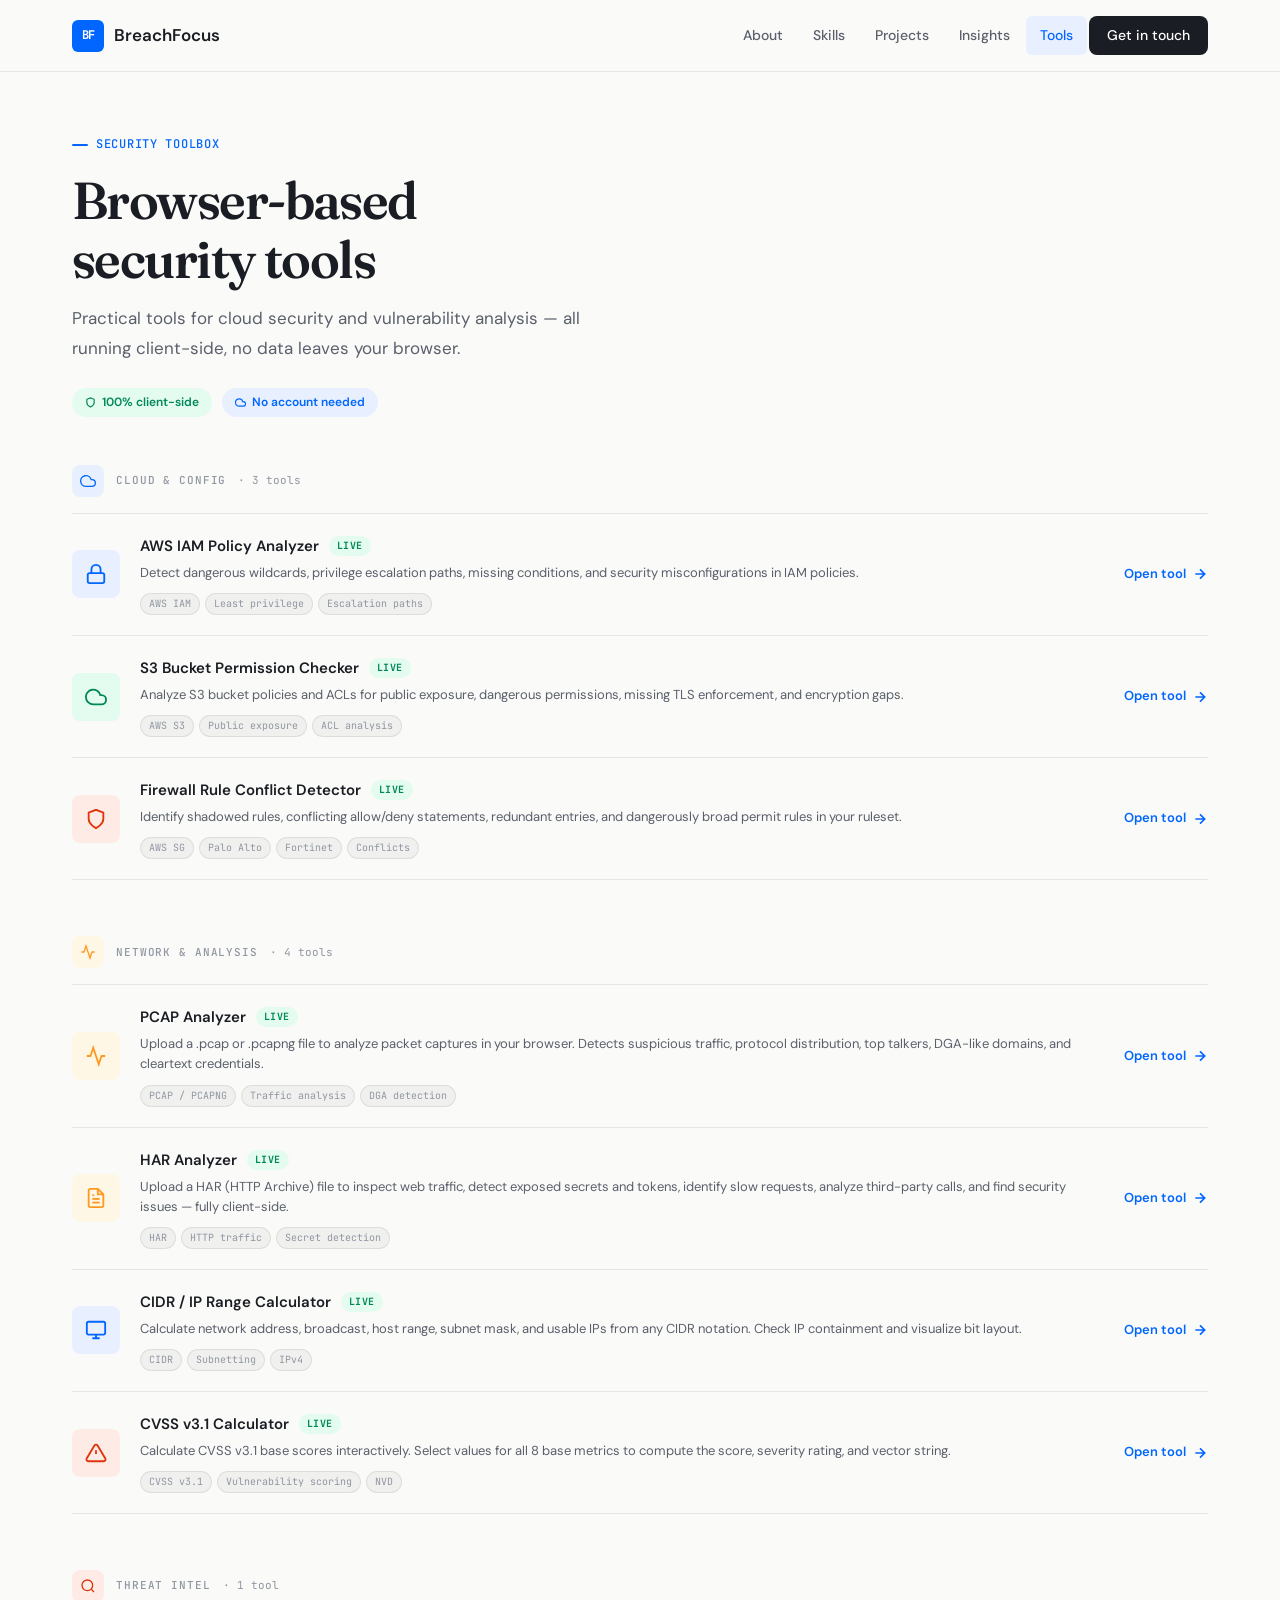
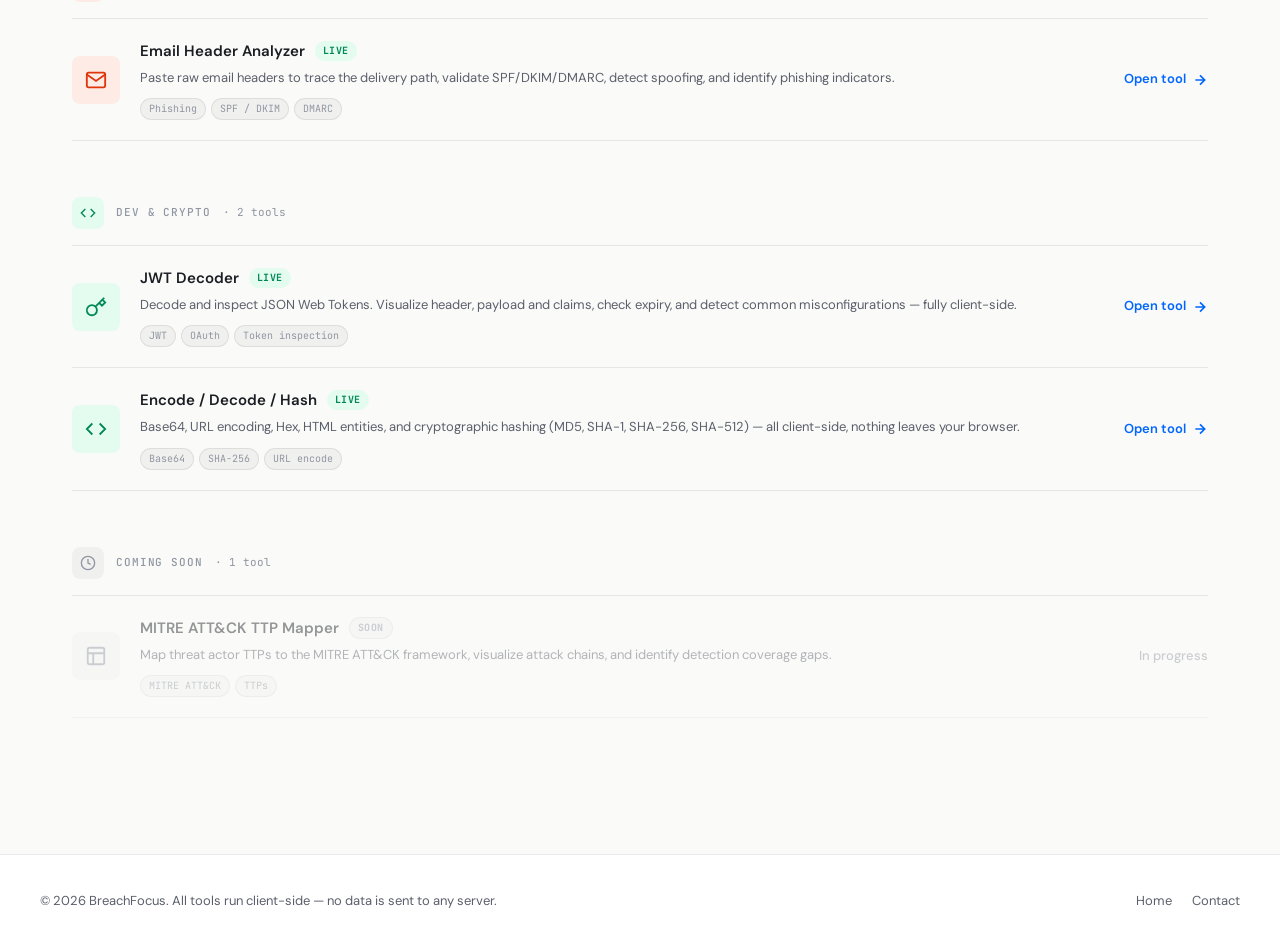
<file: tools/index.html>
<!DOCTYPE html>
<html lang="en">
<head>
<meta charset="UTF-8">
<meta name="viewport" content="width=device-width, initial-scale=1.0">
<title>Security Tools — BreachFocus</title>
<meta name="description" content="Free browser-based security tools for cloud config, threat intel, and vulnerability analysis.">
<link rel="preconnect" href="https://fonts.googleapis.com">
<link rel="preconnect" href="https://fonts.gstatic.com" crossorigin>
<link rel="stylesheet" href="../assets/theme.css">
<style>
:root{--header-h:72px;}
/* PAGE HEADER overrides */
.page-header{padding:calc(var(--header-h) + 56px) 2rem 48px;}
.section-label{display:inline-flex;align-items:center;gap:8px;font-family:var(--font-mono);font-size:12px;color:var(--accent);font-weight:500;letter-spacing:0.06em;text-transform:uppercase;margin-bottom:16px;}
.section-label::before{content:'';width:16px;height:2px;background:var(--accent);border-radius:1px;}
.page-header h1{font-size:clamp(32px,5vw,52px);letter-spacing:-0.03em;margin-bottom:14px;line-height:1.15;}
.page-header p{font-size:17px;max-width:560px;}
.header-meta{display:flex;align-items:center;gap:10px;margin-top:24px;flex-wrap:wrap;}
.meta-chip{display:inline-flex;align-items:center;gap:6px;padding:5px 13px;border-radius:100px;font-size:12px;font-weight:600;}
.chip-green{background:var(--green-light);color:var(--green);}
.chip-blue{background:var(--accent-light);color:var(--accent);}

/* TOOLS DIRECTORY */
.tools-directory{max-width:var(--max-w);margin:0 auto;padding:0 2rem 80px;}

.category-section{margin-bottom:56px;}
.category-label{display:flex;align-items:center;gap:12px;margin-bottom:4px;}
.cat-icon{width:32px;height:32px;border-radius:var(--radius-sm);display:flex;align-items:center;justify-content:center;flex-shrink:0;}
.cat-name{font-family:var(--font-mono);font-size:11px;font-weight:500;letter-spacing:0.08em;text-transform:uppercase;color:var(--text-muted);}
.cat-count{font-family:var(--font-mono);font-size:11px;color:var(--text-muted);}

.tools-list{border-top:1px solid var(--border);margin-top:16px;}

/* TOOL ROW */
.tool-row{display:grid;grid-template-columns:48px 1fr auto;gap:0 20px;align-items:center;padding:20px 0;border-bottom:1px solid var(--border);text-decoration:none;color:inherit;transition:background 0.15s;}
.tool-row:hover{background:rgba(0,0,0,0.02);margin:0 -16px;padding-left:16px;padding-right:16px;border-radius:var(--radius-sm);}
.tool-row.disabled{opacity:0.45;pointer-events:none;}

.tool-row-icon{width:48px;height:48px;border-radius:var(--radius-sm);display:flex;align-items:center;justify-content:center;flex-shrink:0;}

.tool-row-body{min-width:0;}
.tool-row-top{display:flex;align-items:center;gap:10px;margin-bottom:5px;flex-wrap:wrap;}
.tool-row-name{font-size:15px;font-weight:600;color:var(--text);}
.tool-status{font-family:var(--font-mono);font-size:10px;font-weight:700;padding:2px 8px;border-radius:100px;letter-spacing:0.04em;text-transform:uppercase;}
.status-live{background:var(--green-light);color:var(--green);}
.status-soon{background:rgba(0,0,0,0.04);color:var(--text-muted);border:1px solid var(--border);}
.tool-row-desc{font-size:13px;color:var(--text-secondary);line-height:1.55;margin-bottom:10px;}
.tool-tags{display:flex;flex-wrap:wrap;gap:5px;}
.tool-tag{font-family:var(--font-mono);font-size:10px;padding:2px 8px;border-radius:100px;background:rgba(0,0,0,0.04);color:var(--text-muted);border:1px solid var(--border);}

.tool-row-action{display:flex;align-items:center;gap:6px;font-size:13px;font-weight:600;color:var(--accent);white-space:nowrap;flex-shrink:0;padding-left:16px;}
.tool-row-action svg{transition:transform 0.2s;}
.tool-row:hover .tool-row-action svg{transform:translateX(3px);}
.tool-row-action.soon-label{color:var(--text-muted);font-weight:500;}

/* RESPONSIVE */
@media(max-width:900px){
  .tool-row-action span{display:none;}
}
@media(max-width:640px){
  .tool-row{grid-template-columns:40px 1fr;gap:0 14px;}
  .tool-row-action{display:none;}
  .tool-row-icon{width:40px;height:40px;}
  .tool-row-name{font-size:14px;}
}
@media(max-width:600px){
  .page-header{padding:calc(var(--header-h)+36px) 1.25rem 36px;}
  .tools-directory{padding:0 1.25rem 60px;}
  .page-header h1{font-size:clamp(26px,7vw,36px);}
  .page-header p{font-size:15px;}
}
@media(max-width:479px){
  .page-header{padding:calc(var(--header-h)+24px) 1rem 24px;}
  .tools-directory{padding:0 1rem 48px;}
}
</style>
</head>
<body>

<nav class="nav" id="nav">
  <div class="nav-inner">
    <a href="../index.html" class="nav-logo">
      <div class="logo-icon">BF</div>
      BreachFocus
    </a>
    <div class="nav-links" id="navLinks">
      <a href="../index.html#about">About</a>
      <a href="../index.html#skills">Skills</a>
      <a href="../index.html#projects">Projects</a>
      <a href="../index.html#blog">Insights</a>
      <a href="index.html" class="active">Tools</a>
      <a href="../index.html#contact" class="nav-cta">Get in touch</a>
    </div>
    <button class="mobile-toggle" id="mobileToggle" aria-label="Menu">
      <svg width="24" height="24" viewBox="0 0 24 24" fill="none" stroke="currentColor" stroke-width="2"><path d="M3 12h18M3 6h18M3 18h18"/></svg>
    </button>
  </div>
</nav>

<div class="page-header">
  <div class="section-label">Security toolbox</div>
  <h1>Browser-based<br>security tools</h1>
  <p>Practical tools for cloud security and vulnerability analysis — all running client-side, no data leaves your browser.</p>
  <div class="header-meta">
    <span class="meta-chip chip-green">
      <svg width="11" height="11" viewBox="0 0 24 24" fill="none" stroke="currentColor" stroke-width="2.5"><path d="M12 22s8-4 8-10V5l-8-3-8 3v7c0 6 8 10 8 10z"/></svg>
      100% client-side
    </span>
    <span class="meta-chip chip-blue">
      <svg width="11" height="11" viewBox="0 0 24 24" fill="none" stroke="currentColor" stroke-width="2.5"><path d="M18 10h-1.26A8 8 0 1 0 9 20h9a5 5 0 0 0 0-10z"/></svg>
      No account needed
    </span>
  </div>
</div>

<div class="tools-directory">

  <!-- CLOUD & CONFIG -->
  <div class="category-section">
    <div class="category-label">
      <div class="cat-icon" style="background:var(--accent-light);color:var(--accent);">
        <svg width="16" height="16" viewBox="0 0 24 24" fill="none" stroke="currentColor" stroke-width="2"><path d="M18 10h-1.26A8 8 0 1 0 9 20h9a5 5 0 0 0 0-10z"/></svg>
      </div>
      <span class="cat-name">Cloud &amp; Config</span>
      <span class="cat-count">· 3 tools</span>
    </div>
    <div class="tools-list">

      <a class="tool-row" href="iam-analyzer.html">
        <div class="tool-row-icon" style="background:var(--accent-light);color:var(--accent);">
          <svg width="22" height="22" viewBox="0 0 24 24" fill="none" stroke="currentColor" stroke-width="2"><rect x="3" y="11" width="18" height="11" rx="2" ry="2"/><path d="M7 11V7a5 5 0 0 1 10 0v4"/></svg>
        </div>
        <div class="tool-row-body">
          <div class="tool-row-top">
            <span class="tool-row-name">AWS IAM Policy Analyzer</span>
            <span class="tool-status status-live">Live</span>
          </div>
          <div class="tool-row-desc">Detect dangerous wildcards, privilege escalation paths, missing conditions, and security misconfigurations in IAM policies.</div>
          <div class="tool-tags">
            <span class="tool-tag">AWS IAM</span>
            <span class="tool-tag">Least privilege</span>
            <span class="tool-tag">Escalation paths</span>
          </div>
        </div>
        <div class="tool-row-action">
          <span>Open tool</span>
          <svg width="16" height="16" viewBox="0 0 24 24" fill="none" stroke="currentColor" stroke-width="2.5"><path d="M5 12h14M12 5l7 7-7 7"/></svg>
        </div>
      </a>

      <a class="tool-row" href="s3-checker.html">
        <div class="tool-row-icon" style="background:var(--green-light);color:var(--green);">
          <svg width="22" height="22" viewBox="0 0 24 24" fill="none" stroke="currentColor" stroke-width="2"><path d="M18 10h-1.26A8 8 0 1 0 9 20h9a5 5 0 0 0 0-10z"/></svg>
        </div>
        <div class="tool-row-body">
          <div class="tool-row-top">
            <span class="tool-row-name">S3 Bucket Permission Checker</span>
            <span class="tool-status status-live">Live</span>
          </div>
          <div class="tool-row-desc">Analyze S3 bucket policies and ACLs for public exposure, dangerous permissions, missing TLS enforcement, and encryption gaps.</div>
          <div class="tool-tags">
            <span class="tool-tag">AWS S3</span>
            <span class="tool-tag">Public exposure</span>
            <span class="tool-tag">ACL analysis</span>
          </div>
        </div>
        <div class="tool-row-action">
          <span>Open tool</span>
          <svg width="16" height="16" viewBox="0 0 24 24" fill="none" stroke="currentColor" stroke-width="2.5"><path d="M5 12h14M12 5l7 7-7 7"/></svg>
        </div>
      </a>

      <a class="tool-row" href="firewall-conflict-detector.html">
        <div class="tool-row-icon" style="background:var(--red-light);color:var(--red);">
          <svg width="22" height="22" viewBox="0 0 24 24" fill="none" stroke="currentColor" stroke-width="2"><path d="M12 22s8-4 8-10V5l-8-3-8 3v7c0 6 8 10 8 10z"/></svg>
        </div>
        <div class="tool-row-body">
          <div class="tool-row-top">
            <span class="tool-row-name">Firewall Rule Conflict Detector</span>
            <span class="tool-status status-live">Live</span>
          </div>
          <div class="tool-row-desc">Identify shadowed rules, conflicting allow/deny statements, redundant entries, and dangerously broad permit rules in your ruleset.</div>
          <div class="tool-tags">
            <span class="tool-tag">AWS SG</span>
            <span class="tool-tag">Palo Alto</span>
            <span class="tool-tag">Fortinet</span>
            <span class="tool-tag">Conflicts</span>
          </div>
        </div>
        <div class="tool-row-action">
          <span>Open tool</span>
          <svg width="16" height="16" viewBox="0 0 24 24" fill="none" stroke="currentColor" stroke-width="2.5"><path d="M5 12h14M12 5l7 7-7 7"/></svg>
        </div>
      </a>

    </div>
  </div>

  <!-- NETWORK & ANALYSIS -->
  <div class="category-section">
    <div class="category-label">
      <div class="cat-icon" style="background:var(--amber-light);color:var(--amber);">
        <svg width="16" height="16" viewBox="0 0 24 24" fill="none" stroke="currentColor" stroke-width="2"><polyline points="22 12 18 12 15 21 9 3 6 12 2 12"/></svg>
      </div>
      <span class="cat-name">Network &amp; Analysis</span>
      <span class="cat-count">· 4 tools</span>
    </div>
    <div class="tools-list">

      <a class="tool-row" href="pcap-analyzer.html">
        <div class="tool-row-icon" style="background:var(--amber-light);color:var(--amber);">
          <svg width="22" height="22" viewBox="0 0 24 24" fill="none" stroke="currentColor" stroke-width="2"><polyline points="22 12 18 12 15 21 9 3 6 12 2 12"/></svg>
        </div>
        <div class="tool-row-body">
          <div class="tool-row-top">
            <span class="tool-row-name">PCAP Analyzer</span>
            <span class="tool-status status-live">Live</span>
          </div>
          <div class="tool-row-desc">Upload a .pcap or .pcapng file to analyze packet captures in your browser. Detects suspicious traffic, protocol distribution, top talkers, DGA-like domains, and cleartext credentials.</div>
          <div class="tool-tags">
            <span class="tool-tag">PCAP / PCAPNG</span>
            <span class="tool-tag">Traffic analysis</span>
            <span class="tool-tag">DGA detection</span>
          </div>
        </div>
        <div class="tool-row-action">
          <span>Open tool</span>
          <svg width="16" height="16" viewBox="0 0 24 24" fill="none" stroke="currentColor" stroke-width="2.5"><path d="M5 12h14M12 5l7 7-7 7"/></svg>
        </div>
      </a>

      <a class="tool-row" href="har-analyzer.html">
        <div class="tool-row-icon" style="background:var(--amber-light);color:var(--amber);">
          <svg width="22" height="22" viewBox="0 0 24 24" fill="none" stroke="currentColor" stroke-width="2"><path d="M14 2H6a2 2 0 0 0-2 2v16a2 2 0 0 0 2 2h12a2 2 0 0 0 2-2V8z"/><polyline points="14 2 14 8 20 8"/><line x1="16" y1="13" x2="8" y2="13"/><line x1="16" y1="17" x2="8" y2="17"/><polyline points="10 9 9 9 8 9"/></svg>
        </div>
        <div class="tool-row-body">
          <div class="tool-row-top">
            <span class="tool-row-name">HAR Analyzer</span>
            <span class="tool-status status-live">Live</span>
          </div>
          <div class="tool-row-desc">Upload a HAR (HTTP Archive) file to inspect web traffic, detect exposed secrets and tokens, identify slow requests, analyze third-party calls, and find security issues — fully client-side.</div>
          <div class="tool-tags">
            <span class="tool-tag">HAR</span>
            <span class="tool-tag">HTTP traffic</span>
            <span class="tool-tag">Secret detection</span>
          </div>
        </div>
        <div class="tool-row-action">
          <span>Open tool</span>
          <svg width="16" height="16" viewBox="0 0 24 24" fill="none" stroke="currentColor" stroke-width="2.5"><path d="M5 12h14M12 5l7 7-7 7"/></svg>
        </div>
      </a>

      <a class="tool-row" href="cidr-calculator.html">
        <div class="tool-row-icon" style="background:var(--accent-light);color:var(--accent);">
          <svg width="22" height="22" viewBox="0 0 24 24" fill="none" stroke="currentColor" stroke-width="2"><rect x="2" y="3" width="20" height="14" rx="2"/><path d="M8 21h8M12 17v4"/></svg>
        </div>
        <div class="tool-row-body">
          <div class="tool-row-top">
            <span class="tool-row-name">CIDR / IP Range Calculator</span>
            <span class="tool-status status-live">Live</span>
          </div>
          <div class="tool-row-desc">Calculate network address, broadcast, host range, subnet mask, and usable IPs from any CIDR notation. Check IP containment and visualize bit layout.</div>
          <div class="tool-tags">
            <span class="tool-tag">CIDR</span>
            <span class="tool-tag">Subnetting</span>
            <span class="tool-tag">IPv4</span>
          </div>
        </div>
        <div class="tool-row-action">
          <span>Open tool</span>
          <svg width="16" height="16" viewBox="0 0 24 24" fill="none" stroke="currentColor" stroke-width="2.5"><path d="M5 12h14M12 5l7 7-7 7"/></svg>
        </div>
      </a>

      <a class="tool-row" href="cvss-calculator.html">
        <div class="tool-row-icon" style="background:var(--red-light);color:var(--red);">
          <svg width="22" height="22" viewBox="0 0 24 24" fill="none" stroke="currentColor" stroke-width="2"><path d="M10.29 3.86L1.82 18a2 2 0 0 0 1.71 3h16.94a2 2 0 0 0 1.71-3L13.71 3.86a2 2 0 0 0-3.42 0z"/><line x1="12" y1="9" x2="12" y2="13"/><line x1="12" y1="17" x2="12.01" y2="17"/></svg>
        </div>
        <div class="tool-row-body">
          <div class="tool-row-top">
            <span class="tool-row-name">CVSS v3.1 Calculator</span>
            <span class="tool-status status-live">Live</span>
          </div>
          <div class="tool-row-desc">Calculate CVSS v3.1 base scores interactively. Select values for all 8 base metrics to compute the score, severity rating, and vector string.</div>
          <div class="tool-tags">
            <span class="tool-tag">CVSS v3.1</span>
            <span class="tool-tag">Vulnerability scoring</span>
            <span class="tool-tag">NVD</span>
          </div>
        </div>
        <div class="tool-row-action">
          <span>Open tool</span>
          <svg width="16" height="16" viewBox="0 0 24 24" fill="none" stroke="currentColor" stroke-width="2.5"><path d="M5 12h14M12 5l7 7-7 7"/></svg>
        </div>
      </a>

    </div>
  </div>

  <!-- THREAT INTEL -->
  <div class="category-section">
    <div class="category-label">
      <div class="cat-icon" style="background:var(--red-light);color:var(--red);">
        <svg width="16" height="16" viewBox="0 0 24 24" fill="none" stroke="currentColor" stroke-width="2"><circle cx="11" cy="11" r="8"/><line x1="21" y1="21" x2="16.65" y2="16.65"/></svg>
      </div>
      <span class="cat-name">Threat Intel</span>
      <span class="cat-count">· 1 tool</span>
    </div>
    <div class="tools-list">

      <a class="tool-row" href="email-header-analyzer.html">
        <div class="tool-row-icon" style="background:var(--red-light);color:var(--red);">
          <svg width="22" height="22" viewBox="0 0 24 24" fill="none" stroke="currentColor" stroke-width="2"><path d="M4 4h16c1.1 0 2 .9 2 2v12c0 1.1-.9 2-2 2H4c-1.1 0-2-.9-2-2V6c0-1.1.9-2 2-2z"/><polyline points="22,6 12,13 2,6"/></svg>
        </div>
        <div class="tool-row-body">
          <div class="tool-row-top">
            <span class="tool-row-name">Email Header Analyzer</span>
            <span class="tool-status status-live">Live</span>
          </div>
          <div class="tool-row-desc">Paste raw email headers to trace the delivery path, validate SPF/DKIM/DMARC, detect spoofing, and identify phishing indicators.</div>
          <div class="tool-tags">
            <span class="tool-tag">Phishing</span>
            <span class="tool-tag">SPF / DKIM</span>
            <span class="tool-tag">DMARC</span>
          </div>
        </div>
        <div class="tool-row-action">
          <span>Open tool</span>
          <svg width="16" height="16" viewBox="0 0 24 24" fill="none" stroke="currentColor" stroke-width="2.5"><path d="M5 12h14M12 5l7 7-7 7"/></svg>
        </div>
      </a>

    </div>
  </div>

  <!-- DEV & CRYPTO -->
  <div class="category-section">
    <div class="category-label">
      <div class="cat-icon" style="background:var(--green-light);color:var(--green);">
        <svg width="16" height="16" viewBox="0 0 24 24" fill="none" stroke="currentColor" stroke-width="2"><polyline points="16 18 22 12 16 6"/><polyline points="8 6 2 12 8 18"/></svg>
      </div>
      <span class="cat-name">Dev &amp; Crypto</span>
      <span class="cat-count">· 2 tools</span>
    </div>
    <div class="tools-list">

      <a class="tool-row" href="jwt-decoder.html">
        <div class="tool-row-icon" style="background:var(--green-light);color:var(--green);">
          <svg width="22" height="22" viewBox="0 0 24 24" fill="none" stroke="currentColor" stroke-width="2"><path d="M21 2l-2 2m-7.61 7.61a5.5 5.5 0 1 1-7.778 7.778 5.5 5.5 0 0 1 7.777-7.777zm0 0L15.5 7.5m0 0l3 3L22 7l-3-3m-3.5 3.5L19 4"/></svg>
        </div>
        <div class="tool-row-body">
          <div class="tool-row-top">
            <span class="tool-row-name">JWT Decoder</span>
            <span class="tool-status status-live">Live</span>
          </div>
          <div class="tool-row-desc">Decode and inspect JSON Web Tokens. Visualize header, payload and claims, check expiry, and detect common misconfigurations — fully client-side.</div>
          <div class="tool-tags">
            <span class="tool-tag">JWT</span>
            <span class="tool-tag">OAuth</span>
            <span class="tool-tag">Token inspection</span>
          </div>
        </div>
        <div class="tool-row-action">
          <span>Open tool</span>
          <svg width="16" height="16" viewBox="0 0 24 24" fill="none" stroke="currentColor" stroke-width="2.5"><path d="M5 12h14M12 5l7 7-7 7"/></svg>
        </div>
      </a>

      <a class="tool-row" href="encode-decode-hash.html">
        <div class="tool-row-icon" style="background:var(--green-light);color:var(--green);">
          <svg width="22" height="22" viewBox="0 0 24 24" fill="none" stroke="currentColor" stroke-width="2"><polyline points="16 18 22 12 16 6"/><polyline points="8 6 2 12 8 18"/></svg>
        </div>
        <div class="tool-row-body">
          <div class="tool-row-top">
            <span class="tool-row-name">Encode / Decode / Hash</span>
            <span class="tool-status status-live">Live</span>
          </div>
          <div class="tool-row-desc">Base64, URL encoding, Hex, HTML entities, and cryptographic hashing (MD5, SHA-1, SHA-256, SHA-512) — all client-side, nothing leaves your browser.</div>
          <div class="tool-tags">
            <span class="tool-tag">Base64</span>
            <span class="tool-tag">SHA-256</span>
            <span class="tool-tag">URL encode</span>
          </div>
        </div>
        <div class="tool-row-action">
          <span>Open tool</span>
          <svg width="16" height="16" viewBox="0 0 24 24" fill="none" stroke="currentColor" stroke-width="2.5"><path d="M5 12h14M12 5l7 7-7 7"/></svg>
        </div>
      </a>

    </div>
  </div>

  <!-- COMING SOON -->
  <div class="category-section">
    <div class="category-label">
      <div class="cat-icon" style="background:rgba(0,0,0,0.04);color:var(--text-muted);">
        <svg width="16" height="16" viewBox="0 0 24 24" fill="none" stroke="currentColor" stroke-width="2"><circle cx="12" cy="12" r="10"/><polyline points="12 6 12 12 16 14"/></svg>
      </div>
      <span class="cat-name">Coming Soon</span>
      <span class="cat-count">· 1 tool</span>
    </div>
    <div class="tools-list">

      <div class="tool-row disabled">
        <div class="tool-row-icon" style="background:rgba(0,0,0,0.04);color:var(--text-muted);">
          <svg width="22" height="22" viewBox="0 0 24 24" fill="none" stroke="currentColor" stroke-width="2"><rect x="3" y="3" width="18" height="18" rx="2"/><path d="M3 9h18M9 21V9"/></svg>
        </div>
        <div class="tool-row-body">
          <div class="tool-row-top">
            <span class="tool-row-name">MITRE ATT&amp;CK TTP Mapper</span>
            <span class="tool-status status-soon">Soon</span>
          </div>
          <div class="tool-row-desc">Map threat actor TTPs to the MITRE ATT&CK framework, visualize attack chains, and identify detection coverage gaps.</div>
          <div class="tool-tags">
            <span class="tool-tag">MITRE ATT&CK</span>
            <span class="tool-tag">TTPs</span>
          </div>
        </div>
        <div class="tool-row-action soon-label">In progress</div>
      </div>

    </div>
  </div>

</div>

<footer class="footer">
  <div class="footer-inner">
    <div class="footer-copy">&copy; 2026 BreachFocus. All tools run client-side — no data is sent to any server.</div>
    <div class="footer-links">
      <a href="../index.html">Home</a>
      <a href="../index.html#contact">Contact</a>
    </div>
  </div>
</footer>

<script>
window.addEventListener('scroll', () => {
  document.getElementById('nav').classList.toggle('scrolled', window.scrollY > 20);
});

const mobileToggle = document.getElementById('mobileToggle');
const navLinks = document.getElementById('navLinks');
mobileToggle.addEventListener('click', () => {
  const isOpen = navLinks.classList.toggle('open');
  mobileToggle.innerHTML = isOpen
    ? '<svg width="24" height="24" viewBox="0 0 24 24" fill="none" stroke="currentColor" stroke-width="2"><line x1="18" y1="6" x2="6" y2="18"/><line x1="6" y1="6" x2="18" y2="18"/></svg>'
    : '<svg width="24" height="24" viewBox="0 0 24 24" fill="none" stroke="currentColor" stroke-width="2"><path d="M3 12h18M3 6h18M3 18h18"/></svg>';
});

document.querySelectorAll('.nav-links a').forEach(a => {
  a.addEventListener('click', () => {
    navLinks.classList.remove('open');
    mobileToggle.innerHTML = '<svg width="24" height="24" viewBox="0 0 24 24" fill="none" stroke="currentColor" stroke-width="2"><path d="M3 12h18M3 6h18M3 18h18"/></svg>';
  });
});

document.addEventListener('click', (e) => {
  if (!e.target.closest('.nav-inner')) {
    navLinks.classList.remove('open');
    mobileToggle.innerHTML = '<svg width="24" height="24" viewBox="0 0 24 24" fill="none" stroke="currentColor" stroke-width="2"><path d="M3 12h18M3 6h18M3 18h18"/></svg>';
  }
});
</script>
</body>
</html>
</file>
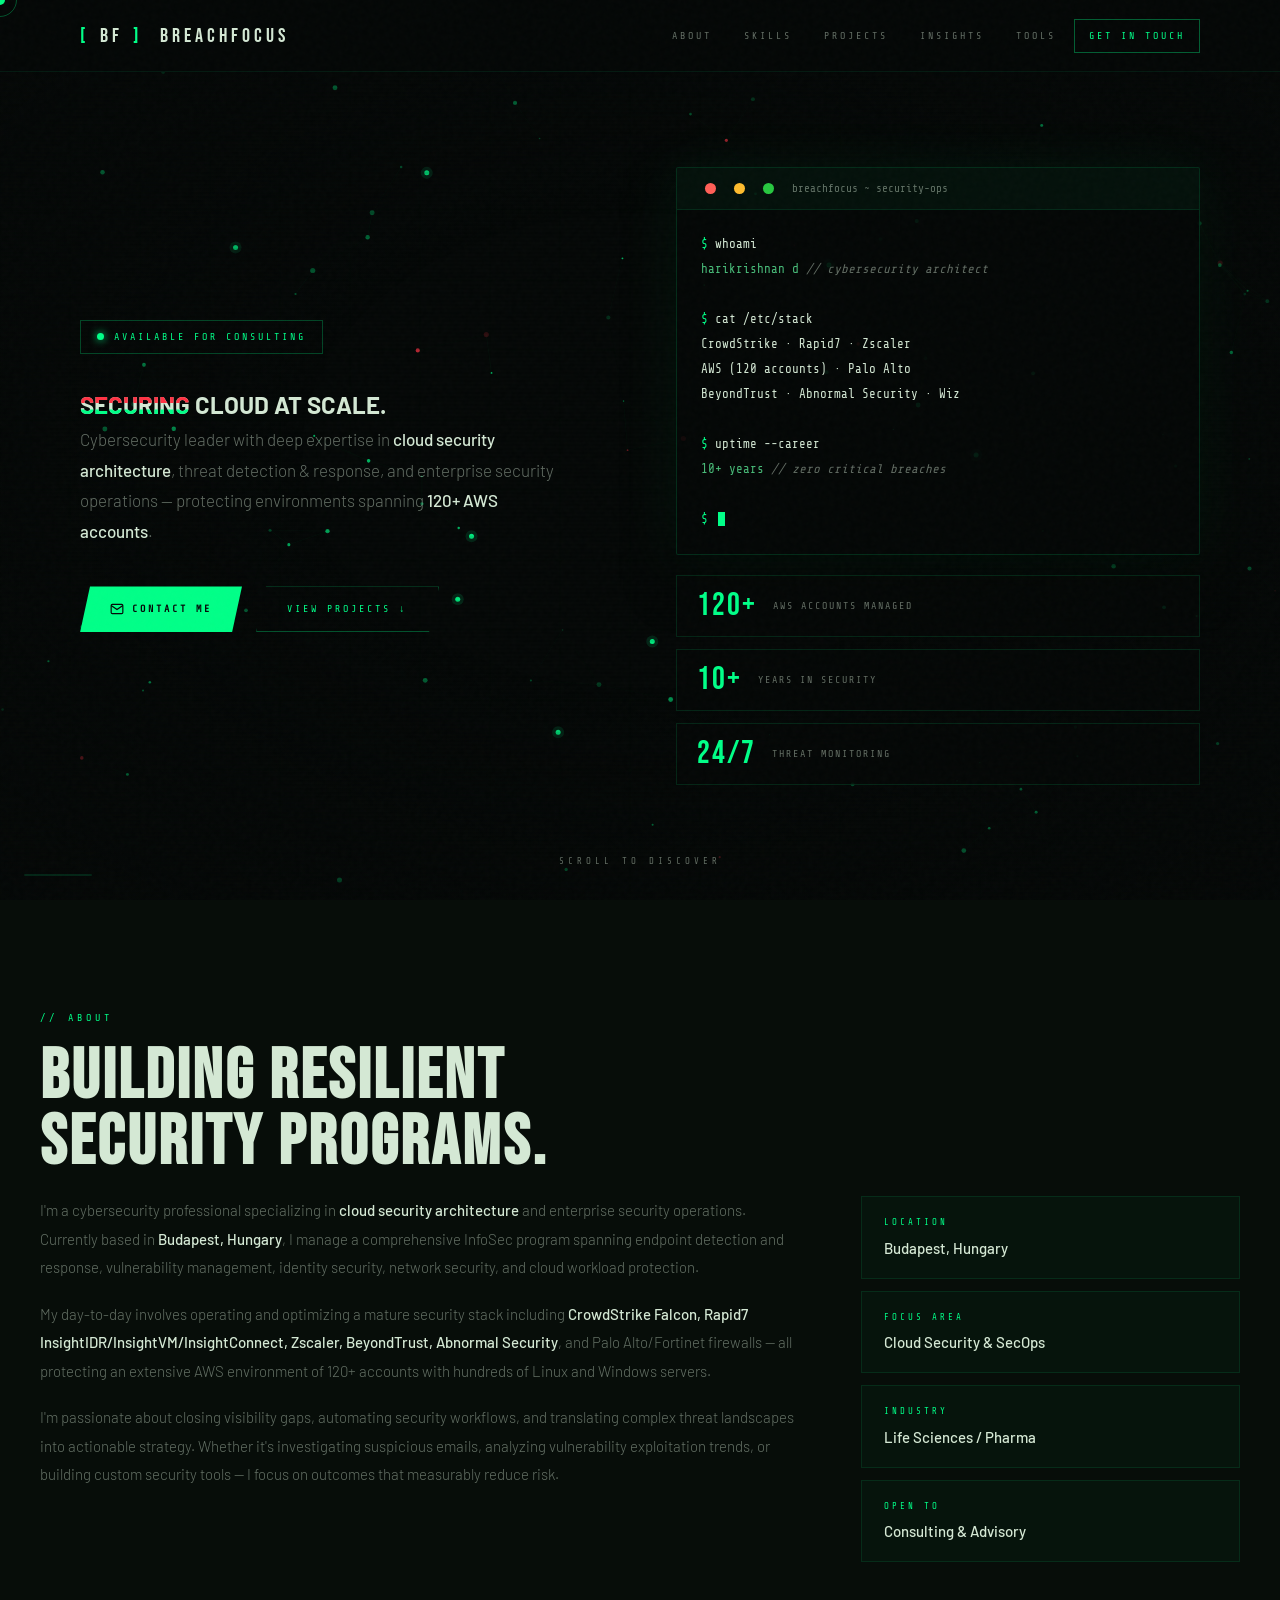
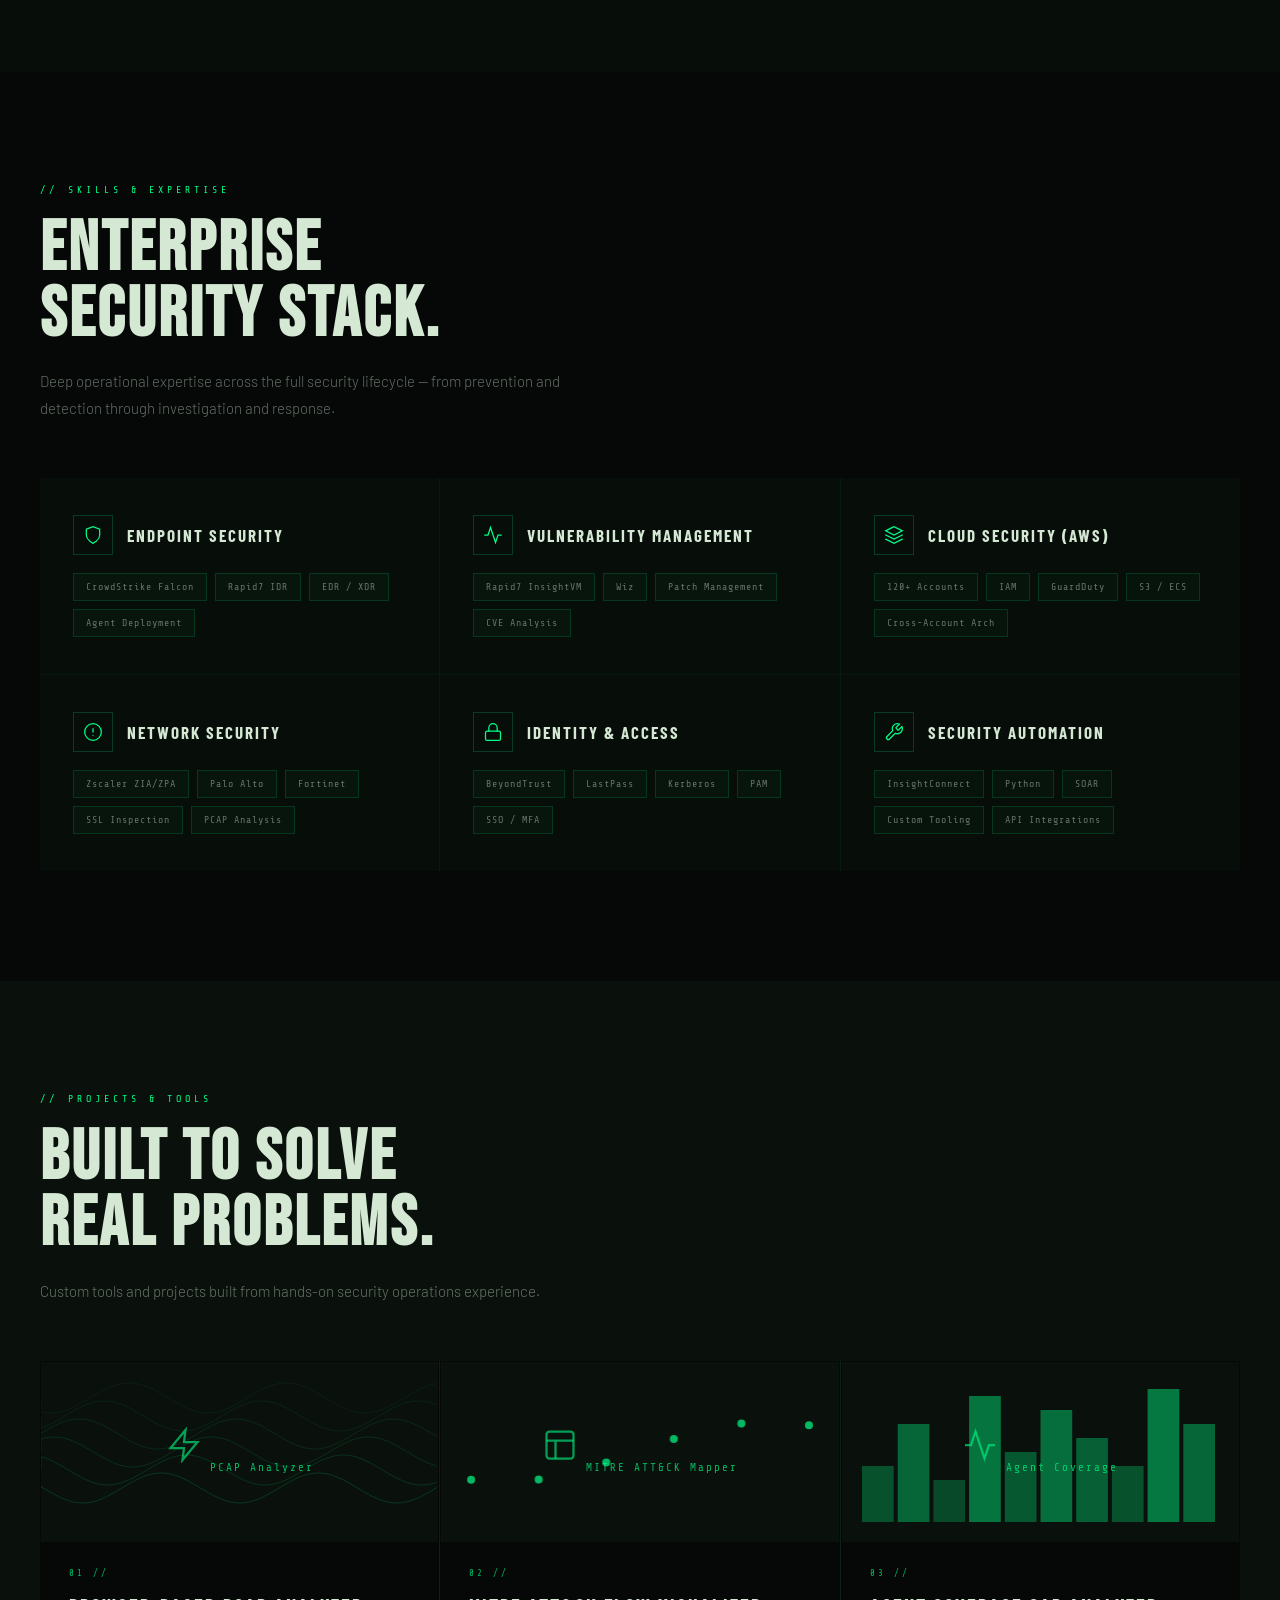
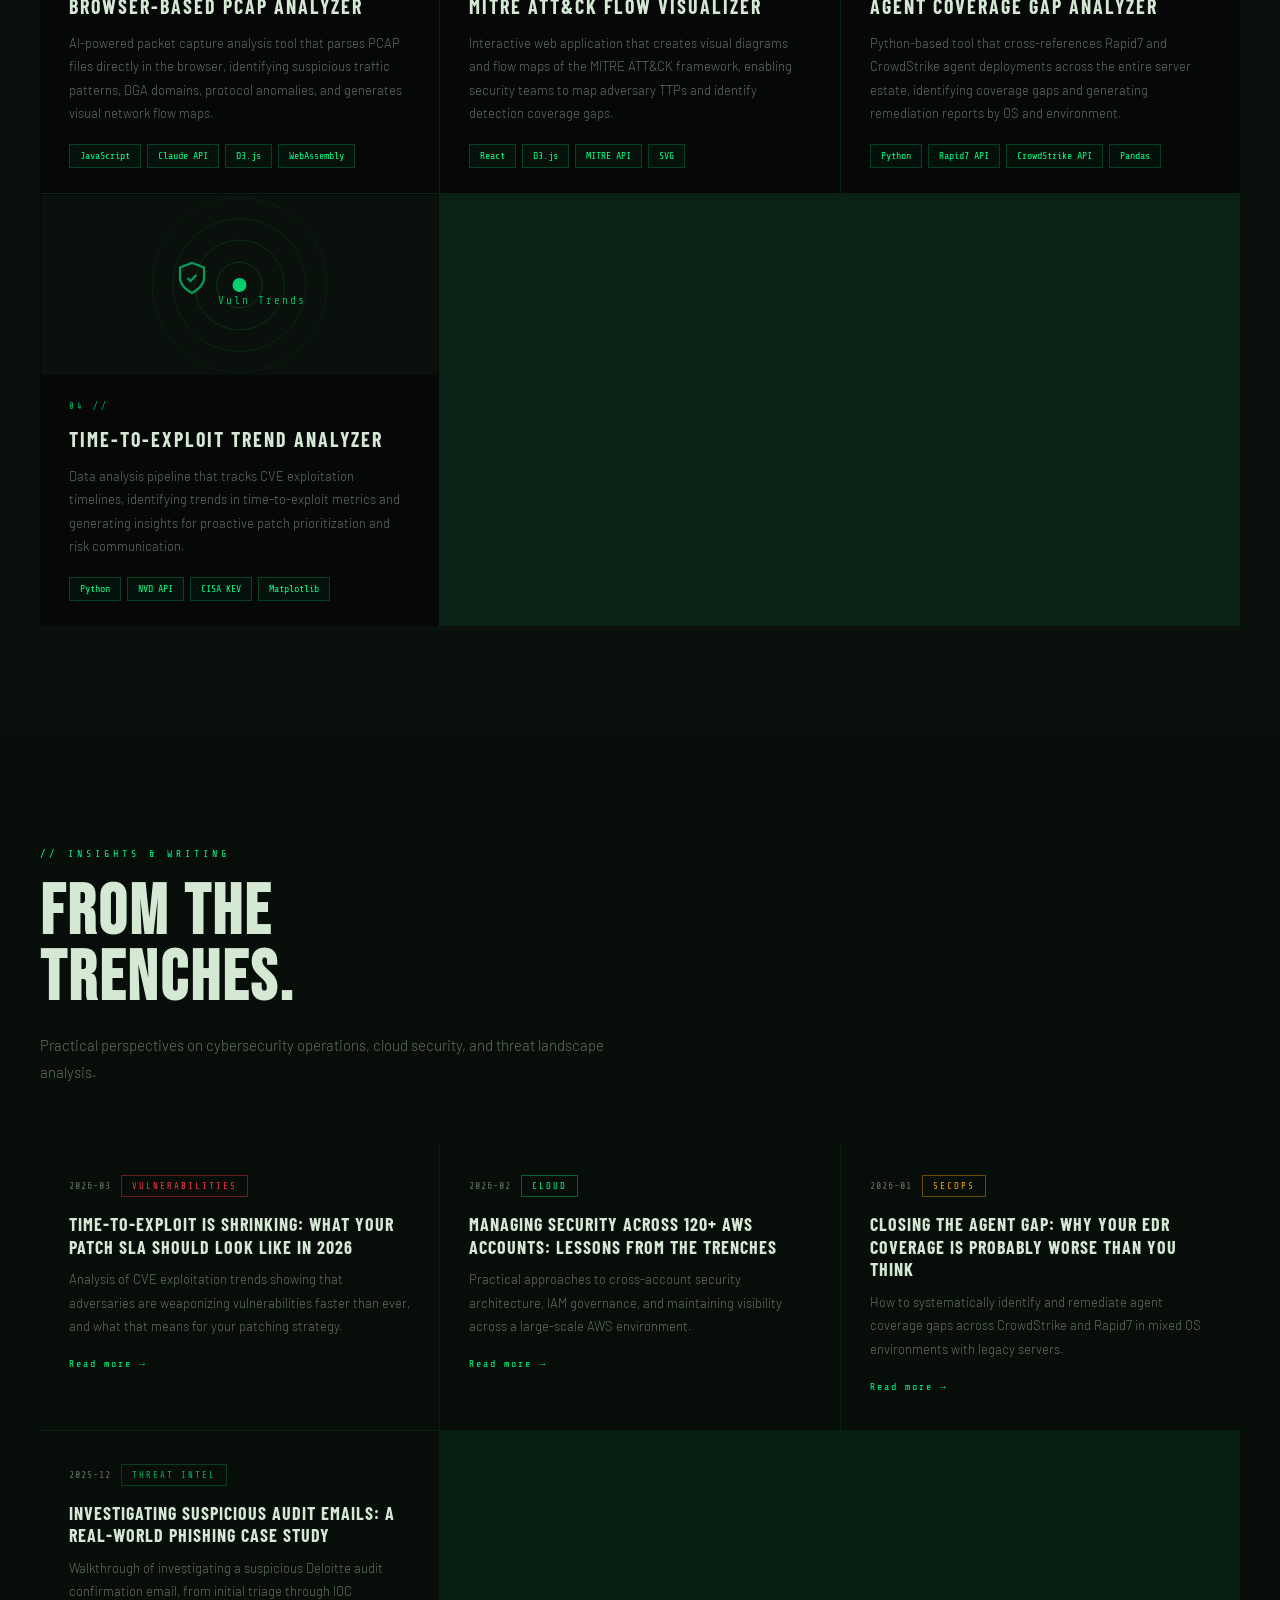
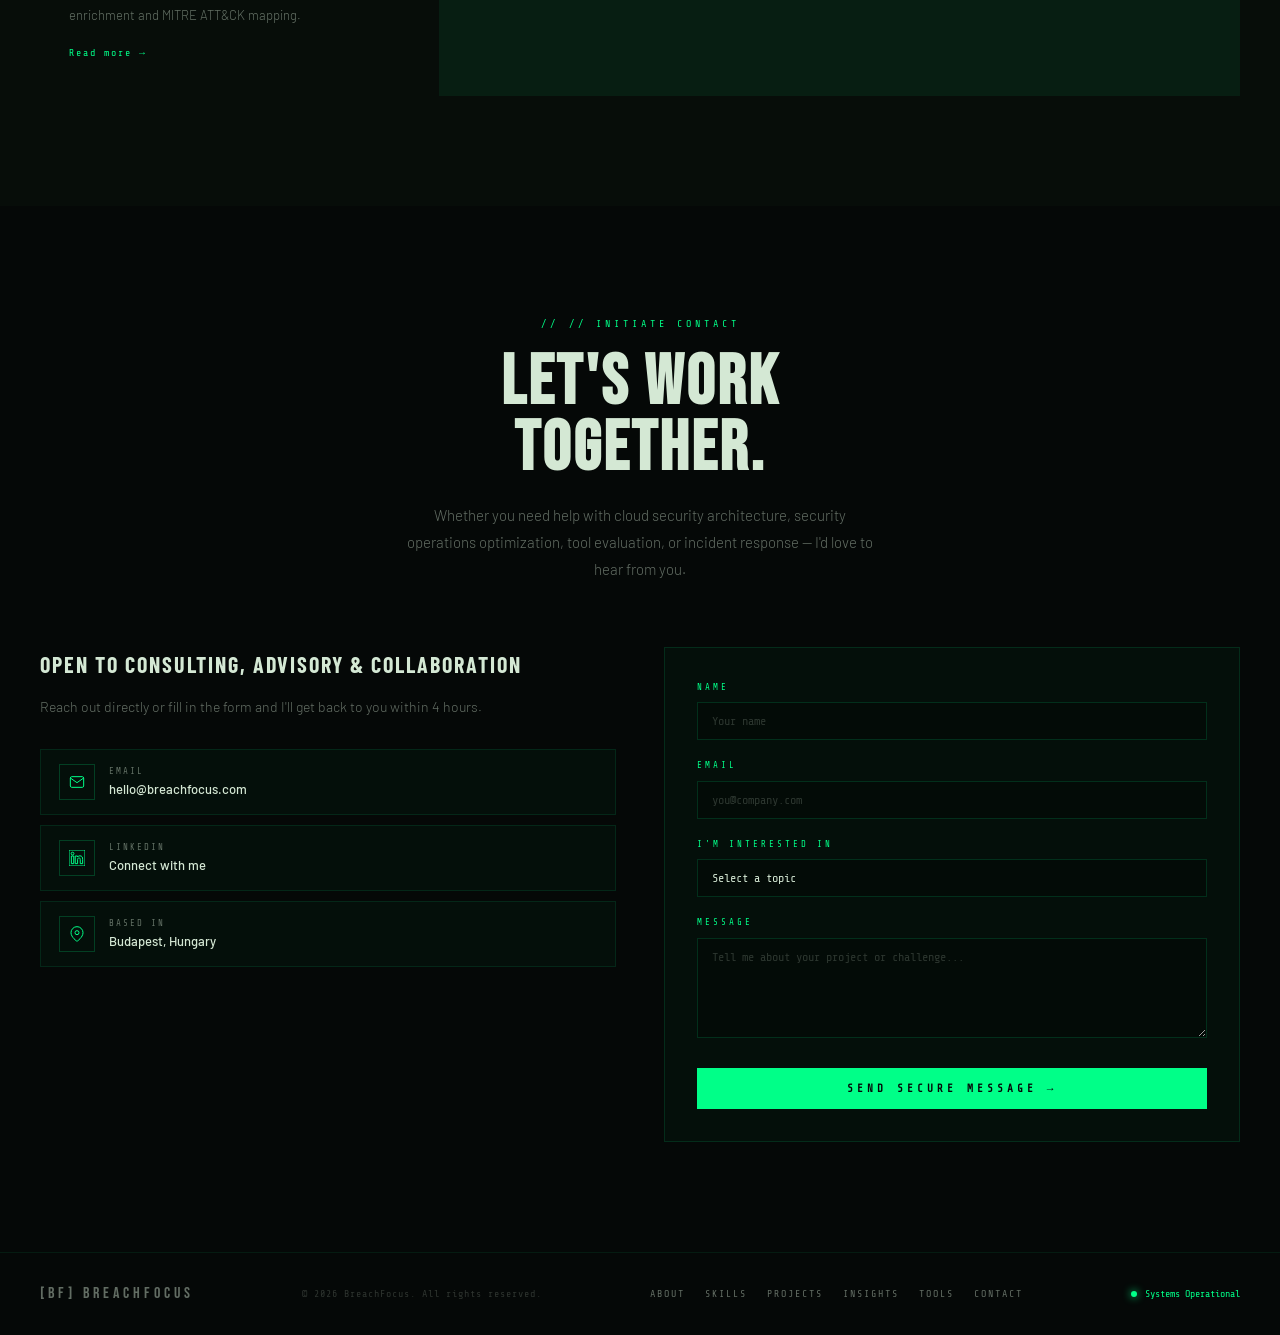
<file: home-v2.html>
<!DOCTYPE html>
<html lang="en">
<head>
<meta charset="UTF-8">
<meta name="viewport" content="width=device-width, initial-scale=1.0">
<title>BreachFocus — Hari | Cybersecurity Leader & Cloud Security Architect</title>
<meta name="description" content="Cybersecurity professional specializing in cloud security architecture, threat detection, and enterprise security operations across AWS, Zscaler, CrowdStrike, Wiz and Rapid7.">
<link rel="preconnect" href="https://fonts.googleapis.com">
<link rel="preconnect" href="https://fonts.gstatic.com" crossorigin>
<link href="https://fonts.googleapis.com/css2?family=Bebas+Neue&family=Share+Tech+Mono&family=Barlow:ital,wght@0,300;0,400;0,500;0,600;1,300&family=Barlow+Condensed:wght@600;700;800&display=swap" rel="stylesheet">
<style>
/* ══════════════════════════════════════════
   DESIGN TOKENS
══════════════════════════════════════════ */
:root {
  --dark:    #050807;
  --dark2:   #070d09;
  --dark3:   #0a110c;
  --dark4:   #0d1510;
  --accent:  #00ff88;
  --accent2: #00cc66;
  --dim:     rgba(0,255,136,.12);
  --warn:    #ff3344;
  --amber:   #ffaa00;
  --text:    #d4e8d4;
  --muted:   rgba(212,232,212,.45);
  --mono:    'Share Tech Mono', monospace;
  --display: 'Bebas Neue', sans-serif;
  --body:    'Barlow', sans-serif;
  --cond:    'Barlow Condensed', sans-serif;
  --max-w:   1200px;
  --nav-h:   72px;
  --radius:  2px;
}

/* ══════════════════════════════════════════
   RESET & BASE
══════════════════════════════════════════ */
*, *::before, *::after { margin:0; padding:0; box-sizing:border-box; }
html { scroll-behavior:smooth; scroll-padding-top:80px; overflow-x:hidden; }
body {
  font-family: var(--body);
  background: var(--dark);
  color: var(--text);
  line-height: 1.6;
  -webkit-font-smoothing: antialiased;
  cursor: none;
  overflow-x: hidden;
}
a { color: inherit; text-decoration: none; }
img { display:block; max-width:100%; }

/* ══════════════════════════════════════════
   CURSOR
══════════════════════════════════════════ */
#bf-cur  { position:fixed; width:10px; height:10px; background:var(--accent); border-radius:50%; pointer-events:none; z-index:9999; transform:translate(-50%,-50%); mix-blend-mode:difference; transition:width .15s,height .15s; }
#bf-curR { position:fixed; width:34px; height:34px; border:1px solid rgba(0,255,136,.3); border-radius:50%; pointer-events:none; z-index:9998; transform:translate(-50%,-50%); }

/* ══════════════════════════════════════════
   GRAIN OVERLAY
══════════════════════════════════════════ */
body::after {
  content:''; position:fixed; inset:0; pointer-events:none; z-index:9997; opacity:.022;
  background-image:url("data:image/svg+xml,%3Csvg viewBox='0 0 200 200' xmlns='http://www.w3.org/2000/svg'%3E%3Cfilter id='n'%3E%3CfeTurbulence type='fractalNoise' baseFrequency='.85' numOctaves='4' stitchTiles='stitch'/%3E%3C/filter%3E%3Crect width='100%25' height='100%25' filter='url(%23n)'/%3E%3C/svg%3E");
  animation: grain .35s steps(2) infinite;
}
@keyframes grain { 0%{transform:translate(0,0)} 25%{transform:translate(-1px,1px)} 50%{transform:translate(1px,-1px)} 75%{transform:translate(-1px,-1px)} 100%{transform:translate(1px,1px)} }

/* ══════════════════════════════════════════
   PROGRESS BAR
══════════════════════════════════════════ */
.bf-progress { position:fixed; bottom:24px; left:24px; width:68px; height:2px; background:var(--dim); z-index:200; border-radius:1px; }
.bf-progress-fill { height:100%; background:var(--accent); width:0%; border-radius:1px; box-shadow:0 0 8px rgba(0,255,136,.6); transition:width .08s linear; }

/* ══════════════════════════════════════════
   NAV
══════════════════════════════════════════ */
.nav {
  position:fixed; top:0; left:0; right:0; z-index:100;
  height:var(--nav-h);
  background: rgba(5,8,7,.92);
  backdrop-filter: blur(20px) saturate(1.2);
  border-bottom: 1px solid rgba(0,255,136,.08);
  transition: border-color .3s;
}
.nav.scrolled { border-bottom-color: rgba(0,255,136,.15); }
.nav-inner { max-width:var(--max-w); margin:0 auto; height:100%; display:flex; align-items:center; justify-content:space-between; padding:0 2.5rem; }

.nav-logo {
  display:flex; align-items:center; gap:10px;
  font-family:var(--display); font-size:20px; letter-spacing:4px; color:var(--text);
}
.logo-bracket { color:var(--accent); }

.nav-links { display:flex; align-items:center; gap:4px; }
.nav-links a {
  font-family:var(--mono); font-size:10px; letter-spacing:3px; text-transform:uppercase;
  color:var(--muted); padding:8px 14px; transition:color .2s;
}
.nav-links a:hover { color:var(--accent); }
.nav-cta {
  border:1px solid rgba(0,255,136,.35) !important; color:var(--accent) !important;
  transition:background .2s, color .2s !important;
}
.nav-cta:hover { background:var(--accent) !important; color:var(--dark) !important; }

.mobile-toggle { display:none; background:none; border:none; cursor:none; padding:8px; }

/* ══════════════════════════════════════════
   SECTION BASE
══════════════════════════════════════════ */
.section { padding:110px 2.5rem; }
.section-inner { max-width:var(--max-w); margin:0 auto; }
.bg-alt { background:var(--dark2); }
.bg-alt2 { background:var(--dark3); }

.sec-tag {
  font-family:var(--mono); font-size:10px; letter-spacing:4px; color:var(--accent);
  text-transform:uppercase; margin-bottom:18px;
  display:flex; align-items:center; gap:10px;
}
.sec-tag::before { content:'//'; }
.sec-title {
  font-family:var(--display); font-size:clamp(44px,5.5vw,80px);
  letter-spacing:3px; line-height:.94; color:var(--text); margin-bottom:20px;
}
.sec-desc {
  font-size:15px; font-weight:300; line-height:1.8; color:var(--muted);
  max-width:580px; margin-bottom:56px;
}

/* ══════════════════════════════════════════
   HERO
══════════════════════════════════════════ */
#hero {
  position:relative; min-height:100vh;
  display:grid; grid-template-columns:1fr 1fr; gap:72px;
  align-items:center;
  padding: calc(var(--nav-h) + 80px) 2.5rem 100px;
  max-width:var(--max-w); margin:0 auto;
  overflow:hidden;
}

#heroCanvas { position:fixed; top:0; left:0; width:100%; height:100vh; z-index:0; pointer-events:none; }
.hero-scanlines {
  position:fixed; top:0; left:0; right:0; bottom:0; pointer-events:none; z-index:1;
  background:repeating-linear-gradient(0deg,transparent,transparent 2px,rgba(0,0,0,.07) 2px,rgba(0,0,0,.07) 4px);
}
.hero-vignette {
  position:fixed; top:0; left:0; right:0; bottom:0; pointer-events:none; z-index:1;
  background:radial-gradient(ellipse 75% 75% at 50% 50%,transparent 35%,rgba(5,8,7,.92) 100%);
}

.hero-left { position:relative; z-index:2; }
.hero-right { position:relative; z-index:2; }

.hero-badge {
  display:inline-flex; align-items:center; gap:10px;
  font-family:var(--mono); font-size:10px; letter-spacing:3px; text-transform:uppercase;
  color:var(--accent); border:1px solid rgba(0,255,136,.25); padding:8px 16px;
  margin-bottom:32px; opacity:0; animation:fadeUp .8s .15s forwards;
}
.status-dot { width:7px; height:7px; background:var(--accent); border-radius:50%; box-shadow:0 0 8px var(--accent); animation:pulse-dot 2s ease-in-out infinite; }
@keyframes pulse-dot { 0%,100%{opacity:1;transform:scale(1)} 50%{opacity:.6;transform:scale(.85)} }

.hero h1 {
  font-family:var(--display); font-size:clamp(52px,7vw,100px);
  letter-spacing:3px; line-height:.92; color:var(--text); margin-bottom:24px;
}
.hero h1 .line1 { display:block; opacity:0; animation:fadeUp .9s .35s cubic-bezier(.16,1,.3,1) forwards; }
.hero h1 .line2 { display:block; opacity:0; animation:fadeUp .9s .55s cubic-bezier(.16,1,.3,1) forwards; color:var(--accent); }

/* glitch */
.glitch { position:relative; display:inline-block; }
.glitch::before,.glitch::after {
  content:attr(data-text); position:absolute; top:0; left:0; width:100%; height:100%;
  font-family:inherit; font-size:inherit;
}
.glitch::before { color:var(--warn); clip-path:polygon(0 25%,100% 25%,100% 45%,0 45%); animation:g1 5s infinite steps(1); }
.glitch::after  { color:var(--accent); clip-path:polygon(0 62%,100% 62%,100% 78%,0 78%); animation:g2 5s infinite steps(1); }
@keyframes g1 { 0%,88%,100%{opacity:0;transform:translateX(0)} 89%{opacity:.8;transform:translateX(-4px)} 90%{opacity:0} 91%{opacity:.5;transform:translateX(2px)} 92%{opacity:0} }
@keyframes g2 { 0%,88%,100%{opacity:0;transform:translateX(0)} 89%{opacity:.7;transform:translateX(3px)} 90%{opacity:0} 91%{opacity:.4;transform:translateX(-1px)} 92%{opacity:0} }

.hero-sub {
  font-size:clamp(14px,1.5vw,17px); font-weight:300; line-height:1.8;
  color:var(--muted); max-width:480px; margin-bottom:40px;
  opacity:0; animation:fadeUp .9s .75s forwards;
}
.hero-sub strong { color:var(--text); font-weight:500; }

.hero-ctas { display:flex; gap:14px; flex-wrap:wrap; opacity:0; animation:fadeUp .9s .95s forwards; }
.btn-primary {
  font-family:var(--mono); font-size:10px; letter-spacing:3px; text-transform:uppercase;
  background:var(--accent); color:var(--dark); padding:14px 30px; font-weight:700;
  clip-path:polygon(10px 0%,100% 0%,calc(100% - 10px) 100%,0% 100%);
  transition:all .25s; display:inline-flex; align-items:center; gap:8px;
}
.btn-primary:hover { background:#fff; box-shadow:0 0 30px rgba(0,255,136,.35); transform:translateY(-1px); }
.btn-secondary {
  font-family:var(--mono); font-size:10px; letter-spacing:3px; text-transform:uppercase;
  border:1px solid rgba(0,255,136,.3); color:var(--accent); padding:14px 30px;
  clip-path:polygon(10px 0%,100% 0%,calc(100% - 10px) 100%,0% 100%);
  transition:all .25s;
}
.btn-secondary:hover { border-color:var(--accent); background:rgba(0,255,136,.05); }

/* Terminal */
.hero-terminal {
  background:rgba(5,8,7,.9); border:1px solid rgba(0,255,136,.15);
  border-radius:var(--radius); overflow:hidden;
  box-shadow:0 0 60px rgba(0,255,136,.06), 0 24px 48px rgba(0,0,0,.5);
}
.term-bar {
  display:flex; align-items:center; gap:8px; padding:12px 18px;
  background:rgba(0,255,136,.04); border-bottom:1px solid rgba(0,255,136,.1);
}
.td { width:11px; height:11px; border-radius:50%; }
.td-r{background:#ff5f57;} .td-y{background:#febc2e;} .td-g{background:#28c840;}
.term-bar span { margin-left:10px; font-family:var(--mono); font-size:11px; color:var(--muted); }
.term-body { padding:22px 24px; font-family:var(--mono); font-size:12.5px; line-height:2; min-height:240px; }
.t-prompt{color:var(--accent);} .t-cmd{color:var(--text);} .t-ok{color:#48bb78;} .t-dim{color:var(--muted);font-style:italic;} .t-warn{color:var(--amber);}
.t-cursor { display:inline-block; width:7px; height:14px; background:var(--accent); animation:blink 1.1s step-end infinite; vertical-align:text-bottom; margin-left:3px; }
@keyframes blink{50%{opacity:0}}

/* Floating stats */
.hero-stats { display:flex; flex-direction:column; gap:12px; margin-top:20px; }
.stat-card {
  background:rgba(5,8,7,.8); border:1px solid rgba(0,255,136,.12);
  padding:14px 20px; display:flex; align-items:center; gap:16px;
  opacity:0; animation:fadeUp .8s forwards;
}
.stat-card:nth-child(1){animation-delay:1.1s} .stat-card:nth-child(2){animation-delay:1.25s} .stat-card:nth-child(3){animation-delay:1.4s}
.stat-num { font-family:var(--display); font-size:32px; letter-spacing:2px; color:var(--accent); line-height:1; }
.stat-label { font-family:var(--mono); font-size:10px; letter-spacing:2px; color:var(--muted); text-transform:uppercase; }

.hero-scroll {
  position:absolute; bottom:32px; left:50%; transform:translateX(-50%); z-index:2;
  font-family:var(--mono); font-size:9px; letter-spacing:4px; color:var(--muted); text-transform:uppercase;
  animation:pulse-o 2s 2s ease-in-out infinite;
}
@keyframes pulse-o{0%,100%{opacity:.3}50%{opacity:.8}}

/* ══════════════════════════════════════════
   ABOUT
══════════════════════════════════════════ */
.about-grid { display:grid; grid-template-columns:2fr 1fr; gap:64px; align-items:start; }
.about-text { font-size:15px; font-weight:300; line-height:1.9; color:var(--muted); }
.about-text p+p { margin-top:18px; }
.about-text strong { color:var(--text); font-weight:500; }

.about-sidebar { display:flex; flex-direction:column; gap:12px; }
.info-card {
  background:rgba(0,255,136,.03); border:1px solid rgba(0,255,136,.1); padding:18px 22px;
  transition:border-color .25s;
}
.info-card:hover { border-color:rgba(0,255,136,.25); }
.ic-label { font-family:var(--mono); font-size:9px; letter-spacing:3px; color:var(--accent); text-transform:uppercase; margin-bottom:6px; }
.ic-value { font-size:15px; font-weight:500; color:var(--text); }

/* ══════════════════════════════════════════
   SKILLS
══════════════════════════════════════════ */
.skills-grid { display:grid; grid-template-columns:repeat(auto-fill,minmax(340px,1fr)); gap:1px; background:rgba(0,255,136,.07); }
.skill-card {
  background:var(--dark2); padding:36px 32px;
  border:1px solid transparent; position:relative; overflow:hidden;
  transition:all .35s cubic-bezier(.16,1,.3,1);
}
.skill-card::before {
  content:''; position:absolute; top:0; left:0; right:0; height:2px;
  background:var(--accent); transform:scaleX(0); transform-origin:left;
  transition:transform .4s cubic-bezier(.16,1,.3,1);
}
.skill-card:hover::before { transform:scaleX(1); }
.skill-card:hover { background:rgba(0,255,136,.03); border-color:rgba(0,255,136,.12); }

.skill-header { display:flex; align-items:center; gap:14px; margin-bottom:18px; }
.skill-icon { width:40px; height:40px; display:flex; align-items:center; justify-content:center; border:1px solid rgba(0,255,136,.2); }
.skill-icon svg { width:20px; height:20px; stroke:var(--accent); fill:none; stroke-width:1.5; stroke-linecap:round; }
.skill-card h3 { font-family:var(--cond); font-weight:700; font-size:17px; letter-spacing:2px; text-transform:uppercase; color:var(--text); }
.skill-tags { display:flex; flex-wrap:wrap; gap:8px; }
.skill-tag {
  font-family:var(--mono); font-size:10px; letter-spacing:1px;
  padding:5px 12px; border:1px solid rgba(0,255,136,.15); color:var(--muted);
  background:rgba(0,255,136,.03); transition:all .2s;
}
.skill-card:hover .skill-tag { border-color:rgba(0,255,136,.25); color:var(--text); }

/* ══════════════════════════════════════════
   PROJECTS
══════════════════════════════════════════ */
.projects-grid { display:grid; grid-template-columns:repeat(auto-fill,minmax(340px,1fr)); gap:1px; background:rgba(0,255,136,.07); }
.project-card {
  background:var(--dark); position:relative; overflow:hidden;
  border:1px solid transparent; transition:all .35s cubic-bezier(.16,1,.3,1);
}
.project-card:hover { background:rgba(0,255,136,.03); border-color:rgba(0,255,136,.15); transform:translateY(-3px); box-shadow:0 20px 40px rgba(0,0,0,.4); }

.proj-preview {
  height:180px; position:relative; overflow:hidden;
  display:flex; align-items:center; justify-content:center;
  background:var(--dark3);
}
.proj-canvas { position:absolute; inset:0; width:100%; height:100%; }
.proj-label {
  position:relative; z-index:1; text-align:center;
  font-family:var(--mono); font-size:11px; letter-spacing:2px; color:rgba(0,255,136,.7);
}
.proj-label svg { width:36px; height:36px; stroke:rgba(0,255,136,.6); fill:none; stroke-width:1.5; margin-bottom:8px; }

.proj-body { padding:24px 28px; }
.proj-num { font-family:var(--mono); font-size:9px; letter-spacing:3px; color:var(--accent); margin-bottom:10px; opacity:.7; }
.proj-body h3 { font-family:var(--cond); font-weight:700; font-size:20px; letter-spacing:2px; text-transform:uppercase; color:var(--text); margin-bottom:10px; }
.proj-body p { font-size:13px; font-weight:300; line-height:1.8; color:var(--muted); margin-bottom:18px; }
.proj-tech { display:flex; flex-wrap:wrap; gap:6px; }
.proj-tech span { font-family:var(--mono); font-size:10px; padding:3px 10px; border:1px solid rgba(0,255,136,.2); color:var(--accent); background:rgba(0,255,136,.04); }

/* ══════════════════════════════════════════
   BLOG
══════════════════════════════════════════ */
.blog-grid { display:grid; grid-template-columns:repeat(auto-fill,minmax(300px,1fr)); gap:1px; background:rgba(0,255,136,.07); }
.blog-card {
  background:var(--dark2); padding:32px 28px;
  border:1px solid transparent; display:block;
  transition:all .35s cubic-bezier(.16,1,.3,1); position:relative; overflow:hidden;
}
.blog-card::after {
  content:''; position:absolute; bottom:0; left:0; right:0; height:1px;
  background:var(--accent); transform:scaleX(0); transform-origin:left; transition:transform .4s;
}
.blog-card:hover::after { transform:scaleX(1); }
.blog-card:hover { background:rgba(0,255,136,.025); border-color:rgba(0,255,136,.12); }

.blog-meta { display:flex; align-items:center; gap:10px; margin-bottom:16px; flex-wrap:wrap; }
.blog-date { font-family:var(--mono); font-size:10px; color:var(--muted); letter-spacing:1px; }
.blog-tag {
  font-family:var(--mono); font-size:9px; letter-spacing:2px; text-transform:uppercase;
  padding:3px 10px; border:1px solid;
}
.bt-vuln { border-color:rgba(255,51,68,.4); color:var(--warn); }
.bt-cloud { border-color:rgba(0,255,136,.35); color:var(--accent); }
.bt-ops { border-color:rgba(255,170,0,.4); color:var(--amber); }
.bt-threat { border-color:rgba(0,255,136,.2); color:rgba(0,255,136,.7); }

.blog-card h3 { font-family:var(--cond); font-weight:700; font-size:18px; letter-spacing:1px; text-transform:uppercase; color:var(--text); margin-bottom:10px; line-height:1.25; }
.blog-card p { font-size:13px; font-weight:300; line-height:1.8; color:var(--muted); }
.read-more { display:inline-flex; align-items:center; gap:6px; margin-top:18px; font-family:var(--mono); font-size:10px; letter-spacing:2px; color:var(--accent); transition:gap .2s; }
.blog-card:hover .read-more { gap:12px; }

/* ══════════════════════════════════════════
   CONTACT
══════════════════════════════════════════ */
#contact { text-align:center; }
.contact-inner { max-width:720px; margin:0 auto; }
.contact-grid { display:grid; grid-template-columns:1fr 1fr; gap:48px; align-items:start; text-align:left; margin-top:64px; }

.contact-info-title { font-family:var(--cond); font-weight:700; font-size:22px; letter-spacing:2px; text-transform:uppercase; margin-bottom:12px; }
.contact-info p { font-size:14px; font-weight:300; line-height:1.9; color:var(--muted); margin-bottom:28px; }
.contact-channels { display:flex; flex-direction:column; gap:10px; }
.contact-ch {
  display:flex; align-items:center; gap:14px; padding:14px 18px;
  background:rgba(0,255,136,.03); border:1px solid rgba(0,255,136,.1);
  transition:all .25s;
}
.contact-ch:hover { border-color:rgba(0,255,136,.3); background:rgba(0,255,136,.06); }
.ch-icon { width:36px; height:36px; display:flex; align-items:center; justify-content:center; border:1px solid rgba(0,255,136,.2); flex-shrink:0; }
.ch-icon svg { width:16px; height:16px; stroke:var(--accent); fill:none; stroke-width:1.5; }
.ch-label { font-family:var(--mono); font-size:9px; letter-spacing:2px; color:var(--muted); text-transform:uppercase; }
.ch-value { font-size:13px; font-weight:500; color:var(--text); }

.contact-form-wrap {
  background:rgba(0,255,136,.03); border:1px solid rgba(0,255,136,.12); padding:32px;
}
.form-group { margin-bottom:18px; }
.form-group label { display:block; font-family:var(--mono); font-size:9px; letter-spacing:3px; color:var(--accent); text-transform:uppercase; margin-bottom:8px; }
.form-group input, .form-group textarea, .form-group select {
  width:100%; padding:11px 14px;
  background:rgba(0,0,0,.3); border:1px solid rgba(0,255,136,.15);
  color:var(--text); font-family:var(--mono); font-size:12px;
  outline:none; transition:border-color .25s, box-shadow .25s;
  -webkit-appearance:none;
}
.form-group input:focus, .form-group textarea:focus, .form-group select:focus {
  border-color:var(--accent); box-shadow:0 0 16px rgba(0,255,136,.1);
}
.form-group input::placeholder, .form-group textarea::placeholder { color:rgba(212,232,212,.2); }
.form-group textarea { resize:vertical; min-height:100px; }
.form-group select option { background:var(--dark3); color:var(--text); }
.form-submit {
  width:100%; font-family:var(--mono); font-size:11px; letter-spacing:4px; text-transform:uppercase;
  background:var(--accent); color:var(--dark); border:none; padding:14px;
  cursor:none; font-weight:700; transition:all .25s; margin-top:6px;
}
.form-submit:hover { background:#fff; box-shadow:0 0 30px rgba(0,255,136,.35); }

/* ══════════════════════════════════════════
   FOOTER
══════════════════════════════════════════ */
footer {
  padding:28px 2.5rem; border-top:1px solid rgba(0,255,136,.08);
  display:flex; align-items:center; justify-content:space-between; flex-wrap:wrap; gap:16px;
}
.footer-logo { font-family:var(--display); font-size:16px; letter-spacing:4px; color:var(--muted); }
.footer-copy { font-family:var(--mono); font-size:10px; letter-spacing:1px; color:rgba(212,232,212,.2); }
.footer-links { display:flex; gap:20px; flex-wrap:wrap; }
.footer-links a { font-family:var(--mono); font-size:10px; letter-spacing:2px; color:var(--muted); text-transform:uppercase; transition:color .2s; }
.footer-links a:hover { color:var(--accent); }
.footer-status { display:flex; align-items:center; gap:8px; font-family:var(--mono); font-size:10px; color:var(--accent); }
.f-dot { width:6px; height:6px; background:var(--accent); border-radius:50%; box-shadow:0 0 8px var(--accent); animation:pulse-dot 2s ease-in-out infinite; }

/* ══════════════════════════════════════════
   REVEAL ANIMATIONS
══════════════════════════════════════════ */
.reveal { opacity:0; transform:translateY(40px); transition:opacity .85s cubic-bezier(.16,1,.3,1),transform .85s cubic-bezier(.16,1,.3,1); }
.reveal.visible { opacity:1; transform:translateY(0); }
.rd1{transition-delay:.1s} .rd2{transition-delay:.2s} .rd3{transition-delay:.3s} .rd4{transition-delay:.4s}

@keyframes fadeUp { from{opacity:0;transform:translateY(36px)} to{opacity:1;transform:translateY(0)} }

/* ══════════════════════════════════════════
   RESPONSIVE
══════════════════════════════════════════ */
@media(max-width:960px){
  #hero { grid-template-columns:1fr; gap:48px; min-height:auto; }
  .hero-right { display:none; }
  .hero-stats { flex-direction:row; flex-wrap:wrap; }
  .stat-card { flex:1 1 140px; }
  .about-grid { grid-template-columns:1fr; }
  .contact-grid { grid-template-columns:1fr; }
  .nav-links { display:none; }
  .mobile-toggle { display:block; }
  .nav-links.open {
    display:flex; flex-direction:column; position:absolute; top:var(--nav-h); left:0; right:0;
    background:rgba(5,8,7,.98); backdrop-filter:blur(20px);
    padding:16px; border-bottom:1px solid rgba(0,255,136,.1);
  }
}
@media(max-width:600px){
  .section { padding:72px 1.25rem; }
  .nav-inner { padding:0 1.25rem; }
  .skills-grid,.projects-grid,.blog-grid { grid-template-columns:1fr; }
  #hero { padding:calc(var(--nav-h) + 48px) 1.25rem 72px; }
  footer { padding:24px 1.25rem; flex-direction:column; align-items:flex-start; }
}
@media(prefers-reduced-motion:reduce){
  .reveal{opacity:1;transform:none;transition:none}
  *{animation-duration:.01ms!important;transition-duration:.01ms!important}
}
</style>
</head>
<body>

<!-- Cursor -->
<div id="bf-cur"></div>
<div id="bf-curR"></div>

<!-- Progress -->
<div class="bf-progress"><div class="bf-progress-fill" id="bfProg"></div></div>

<!-- NAV -->
<nav class="nav" id="bfNav">
  <div class="nav-inner">
    <a href="#" class="nav-logo"><span class="logo-bracket">[</span>BF<span class="logo-bracket">]</span>&nbsp;BREACHFOCUS</a>
    <div class="nav-links" id="bfNavLinks">
      <a href="#about">About</a>
      <a href="#skills">Skills</a>
      <a href="#projects">Projects</a>
      <a href="#blog">Insights</a>
      <a href="tools/index.html">Tools</a>
      <a href="#contact" class="nav-cta">Get in touch</a>
    </div>
    <button class="mobile-toggle" onclick="document.getElementById('bfNavLinks').classList.toggle('open')" aria-label="Menu">
      <svg width="22" height="22" viewBox="0 0 24 24" fill="none" stroke="var(--text)" stroke-width="1.5"><path d="M3 12h18M3 6h18M3 18h18"/></svg>
    </button>
  </div>
</nav>

<!-- HERO CANVAS (fixed bg) -->
<canvas id="heroCanvas"></canvas>
<div class="hero-scanlines"></div>
<div class="hero-vignette"></div>

<!-- ═══════════════ HERO ═══════════════ -->
<section id="hero">
  <div class="hero-left">
    <div class="hero-badge"><span class="status-dot"></span>Available for consulting</div>
    <h1>
      <span class="line1"><span class="glitch" data-text="SECURING">SECURING</span></span>
      <span class="line2">CLOUD AT SCALE.</span>
    </h1>
    <p class="hero-sub">
      Cybersecurity leader with deep expertise in <strong>cloud security architecture</strong>, threat detection & response, and enterprise security operations — protecting environments spanning <strong>120+ AWS accounts</strong>.
    </p>
    <div class="hero-ctas">
      <a href="#contact" class="btn-primary">
        <svg width="14" height="14" viewBox="0 0 24 24" fill="none" stroke="currentColor" stroke-width="2"><path d="M4 4h16c1.1 0 2 .9 2 2v12c0 1.1-.9 2-2 2H4c-1.1 0-2-.9-2-2V6c0-1.1.9-2 2-2z"/><polyline points="22,6 12,13 2,6"/></svg>
        Contact me
      </a>
      <a href="#projects" class="btn-secondary">View projects ↓</a>
    </div>
  </div>

  <div class="hero-right">
    <div class="hero-terminal">
      <div class="term-bar">
        <span class="td td-r"></span><span class="td td-y"></span><span class="td td-g"></span>
        <span>breachfocus ~ security-ops</span>
      </div>
      <div class="term-body">
        <div><span class="t-prompt">$</span> <span class="t-cmd">whoami</span></div>
        <div><span class="t-ok">harikrishnan d</span> <span class="t-dim">// cybersecurity architect</span></div>
        <div>&nbsp;</div>
        <div><span class="t-prompt">$</span> <span class="t-cmd">cat /etc/stack</span></div>
        <div>CrowdStrike &middot; Rapid7 &middot; Zscaler</div>
        <div>AWS (120 accounts) &middot; Palo Alto</div>
        <div>BeyondTrust &middot; Abnormal Security &middot; Wiz</div>
        <div>&nbsp;</div>
        <div><span class="t-prompt">$</span> <span class="t-cmd">uptime --career</span></div>
        <div><span class="t-ok">10+ years</span> <span class="t-dim">// zero critical breaches</span></div>
        <div>&nbsp;</div>
        <div><span class="t-prompt">$</span> <span class="t-cursor"></span></div>
      </div>
    </div>
    <div class="hero-stats">
      <div class="stat-card">
        <div class="stat-num">120+</div>
        <div class="stat-label">AWS Accounts Managed</div>
      </div>
      <div class="stat-card">
        <div class="stat-num">10+</div>
        <div class="stat-label">Years in Security</div>
      </div>
      <div class="stat-card">
        <div class="stat-num">24/7</div>
        <div class="stat-label">Threat Monitoring</div>
      </div>
    </div>
  </div>

  <div class="hero-scroll">SCROLL TO DISCOVER</div>
</section>

<!-- ═══════════════ ABOUT ═══════════════ -->
<section class="section bg-alt" id="about">
  <div class="section-inner">
    <div class="sec-tag reveal">About</div>
    <h2 class="sec-title reveal rd1">BUILDING RESILIENT<br>SECURITY PROGRAMS.</h2>
    <div class="about-grid">
      <div class="about-text reveal rd2">
        <p>I'm a cybersecurity professional specializing in <strong>cloud security architecture</strong> and enterprise security operations. Currently based in <strong>Budapest, Hungary</strong>, I manage a comprehensive InfoSec program spanning endpoint detection and response, vulnerability management, identity security, network security, and cloud workload protection.</p>
        <p>My day-to-day involves operating and optimizing a mature security stack including <strong>CrowdStrike Falcon, Rapid7 InsightIDR/InsightVM/InsightConnect, Zscaler, BeyondTrust, Abnormal Security</strong>, and Palo Alto/Fortinet firewalls — all protecting an extensive AWS environment of 120+ accounts with hundreds of Linux and Windows servers.</p>
        <p>I'm passionate about closing visibility gaps, automating security workflows, and translating complex threat landscapes into actionable strategy. Whether it's investigating suspicious emails, analyzing vulnerability exploitation trends, or building custom security tools — I focus on outcomes that measurably reduce risk.</p>
      </div>
      <div class="about-sidebar reveal rd3">
        <div class="info-card"><div class="ic-label">Location</div><div class="ic-value">Budapest, Hungary</div></div>
        <div class="info-card"><div class="ic-label">Focus Area</div><div class="ic-value">Cloud Security & SecOps</div></div>
        <div class="info-card"><div class="ic-label">Industry</div><div class="ic-value">Life Sciences / Pharma</div></div>
        <div class="info-card"><div class="ic-label">Open To</div><div class="ic-value">Consulting & Advisory</div></div>
      </div>
    </div>
  </div>
</section>

<!-- ═══════════════ SKILLS ═══════════════ -->
<section class="section" id="skills">
  <div class="section-inner">
    <div class="sec-tag reveal">Skills & Expertise</div>
    <h2 class="sec-title reveal rd1">ENTERPRISE<br>SECURITY STACK.</h2>
    <p class="sec-desc reveal rd2">Deep operational expertise across the full security lifecycle — from prevention and detection through investigation and response.</p>
    <div class="skills-grid">

      <div class="skill-card reveal rd1">
        <div class="skill-header">
          <div class="skill-icon"><svg viewBox="0 0 24 24"><path d="M12 22s8-4 8-10V5l-8-3-8 3v7c0 6 8 10 8 10z"/></svg></div>
          <h3>Endpoint Security</h3>
        </div>
        <div class="skill-tags"><span class="skill-tag">CrowdStrike Falcon</span><span class="skill-tag">Rapid7 IDR</span><span class="skill-tag">EDR / XDR</span><span class="skill-tag">Agent Deployment</span></div>
      </div>

      <div class="skill-card reveal rd2">
        <div class="skill-header">
          <div class="skill-icon"><svg viewBox="0 0 24 24"><path d="M22 12h-4l-3 9L9 3l-3 9H2"/></svg></div>
          <h3>Vulnerability Management</h3>
        </div>
        <div class="skill-tags"><span class="skill-tag">Rapid7 InsightVM</span><span class="skill-tag">Wiz</span><span class="skill-tag">Patch Management</span><span class="skill-tag">CVE Analysis</span></div>
      </div>

      <div class="skill-card reveal rd3">
        <div class="skill-header">
          <div class="skill-icon"><svg viewBox="0 0 24 24"><path d="M12 2L2 7l10 5 10-5-10-5z"/><path d="M2 17l10 5 10-5"/><path d="M2 12l10 5 10-5"/></svg></div>
          <h3>Cloud Security (AWS)</h3>
        </div>
        <div class="skill-tags"><span class="skill-tag">120+ Accounts</span><span class="skill-tag">IAM</span><span class="skill-tag">GuardDuty</span><span class="skill-tag">S3 / ECS</span><span class="skill-tag">Cross-Account Arch</span></div>
      </div>

      <div class="skill-card reveal rd1">
        <div class="skill-header">
          <div class="skill-icon"><svg viewBox="0 0 24 24"><circle cx="12" cy="12" r="10"/><line x1="12" y1="8" x2="12" y2="12"/><line x1="12" y1="16" x2="12.01" y2="16"/></svg></div>
          <h3>Network Security</h3>
        </div>
        <div class="skill-tags"><span class="skill-tag">Zscaler ZIA/ZPA</span><span class="skill-tag">Palo Alto</span><span class="skill-tag">Fortinet</span><span class="skill-tag">SSL Inspection</span><span class="skill-tag">PCAP Analysis</span></div>
      </div>

      <div class="skill-card reveal rd2">
        <div class="skill-header">
          <div class="skill-icon"><svg viewBox="0 0 24 24"><rect x="3" y="11" width="18" height="11" rx="2"/><path d="M7 11V7a5 5 0 0 1 10 0v4"/></svg></div>
          <h3>Identity & Access</h3>
        </div>
        <div class="skill-tags"><span class="skill-tag">BeyondTrust</span><span class="skill-tag">LastPass</span><span class="skill-tag">Kerberos</span><span class="skill-tag">PAM</span><span class="skill-tag">SSO / MFA</span></div>
      </div>

      <div class="skill-card reveal rd3">
        <div class="skill-header">
          <div class="skill-icon"><svg viewBox="0 0 24 24"><path d="M14.7 6.3a1 1 0 0 0 0 1.4l1.6 1.6a1 1 0 0 0 1.4 0l3.77-3.77a6 6 0 0 1-7.94 7.94l-6.91 6.91a2.12 2.12 0 0 1-3-3l6.91-6.91a6 6 0 0 1 7.94-7.94l-3.76 3.76z"/></svg></div>
          <h3>Security Automation</h3>
        </div>
        <div class="skill-tags"><span class="skill-tag">InsightConnect</span><span class="skill-tag">Python</span><span class="skill-tag">SOAR</span><span class="skill-tag">Custom Tooling</span><span class="skill-tag">API Integrations</span></div>
      </div>

    </div>
  </div>
</section>

<!-- ═══════════════ PROJECTS ═══════════════ -->
<section class="section bg-alt2" id="projects">
  <div class="section-inner">
    <div class="sec-tag reveal">Projects & Tools</div>
    <h2 class="sec-title reveal rd1">BUILT TO SOLVE<br>REAL PROBLEMS.</h2>
    <p class="sec-desc reveal rd2">Custom tools and projects built from hands-on security operations experience.</p>
    <div class="projects-grid">

      <div class="project-card reveal rd1">
        <div class="proj-preview">
          <canvas class="proj-canvas" id="pc1"></canvas>
          <div class="proj-label">
            <svg viewBox="0 0 24 24"><path d="M13 2L3 14h9l-1 8 10-12h-9l1-8z"/></svg>
            PCAP Analyzer
          </div>
        </div>
        <div class="proj-body">
          <div class="proj-num">01 //</div>
          <h3>Browser-Based PCAP Analyzer</h3>
          <p>AI-powered packet capture analysis tool that parses PCAP files directly in the browser, identifying suspicious traffic patterns, DGA domains, protocol anomalies, and generates visual network flow maps.</p>
          <div class="proj-tech"><span>JavaScript</span><span>Claude API</span><span>D3.js</span><span>WebAssembly</span></div>
        </div>
      </div>

      <div class="project-card reveal rd2">
        <div class="proj-preview">
          <canvas class="proj-canvas" id="pc2"></canvas>
          <div class="proj-label">
            <svg viewBox="0 0 24 24"><rect x="3" y="3" width="18" height="18" rx="2"/><path d="M3 9h18M9 21V9"/></svg>
            MITRE ATT&amp;CK Mapper
          </div>
        </div>
        <div class="proj-body">
          <div class="proj-num">02 //</div>
          <h3>MITRE ATT&amp;CK Flow Visualizer</h3>
          <p>Interactive web application that creates visual diagrams and flow maps of the MITRE ATT&CK framework, enabling security teams to map adversary TTPs and identify detection coverage gaps.</p>
          <div class="proj-tech"><span>React</span><span>D3.js</span><span>MITRE API</span><span>SVG</span></div>
        </div>
      </div>

      <div class="project-card reveal rd3">
        <div class="proj-preview">
          <canvas class="proj-canvas" id="pc3"></canvas>
          <div class="proj-label">
            <svg viewBox="0 0 24 24"><path d="M22 12h-4l-3 9L9 3l-3 9H2"/></svg>
            Agent Coverage
          </div>
        </div>
        <div class="proj-body">
          <div class="proj-num">03 //</div>
          <h3>Agent Coverage Gap Analyzer</h3>
          <p>Python-based tool that cross-references Rapid7 and CrowdStrike agent deployments across the entire server estate, identifying coverage gaps and generating remediation reports by OS and environment.</p>
          <div class="proj-tech"><span>Python</span><span>Rapid7 API</span><span>CrowdStrike API</span><span>Pandas</span></div>
        </div>
      </div>

      <div class="project-card reveal rd4">
        <div class="proj-preview">
          <canvas class="proj-canvas" id="pc4"></canvas>
          <div class="proj-label">
            <svg viewBox="0 0 24 24"><path d="M12 22s8-4 8-10V5l-8-3-8 3v7c0 6 8 10 8 10z"/><path d="M9 12l2 2 4-4"/></svg>
            Vuln Trends
          </div>
        </div>
        <div class="proj-body">
          <div class="proj-num">04 //</div>
          <h3>Time-to-Exploit Trend Analyzer</h3>
          <p>Data analysis pipeline that tracks CVE exploitation timelines, identifying trends in time-to-exploit metrics and generating insights for proactive patch prioritization and risk communication.</p>
          <div class="proj-tech"><span>Python</span><span>NVD API</span><span>CISA KEV</span><span>Matplotlib</span></div>
        </div>
      </div>

    </div>
  </div>
</section>

<!-- ═══════════════ BLOG ═══════════════ -->
<section class="section bg-alt" id="blog">
  <div class="section-inner">
    <div class="sec-tag reveal">Insights & Writing</div>
    <h2 class="sec-title reveal rd1">FROM THE<br>TRENCHES.</h2>
    <p class="sec-desc reveal rd2">Practical perspectives on cybersecurity operations, cloud security, and threat landscape analysis.</p>
    <div class="blog-grid">

      <a class="blog-card reveal rd1" href="#">
        <div class="blog-meta"><span class="blog-date">2026-03</span><span class="blog-tag bt-vuln">Vulnerabilities</span></div>
        <h3>Time-to-Exploit is Shrinking: What Your Patch SLA Should Look Like in 2026</h3>
        <p>Analysis of CVE exploitation trends showing that adversaries are weaponizing vulnerabilities faster than ever, and what that means for your patching strategy.</p>
        <span class="read-more">Read more →</span>
      </a>

      <a class="blog-card reveal rd2" href="#">
        <div class="blog-meta"><span class="blog-date">2026-02</span><span class="blog-tag bt-cloud">Cloud</span></div>
        <h3>Managing Security Across 120+ AWS Accounts: Lessons From the Trenches</h3>
        <p>Practical approaches to cross-account security architecture, IAM governance, and maintaining visibility across a large-scale AWS environment.</p>
        <span class="read-more">Read more →</span>
      </a>

      <a class="blog-card reveal rd3" href="#">
        <div class="blog-meta"><span class="blog-date">2026-01</span><span class="blog-tag bt-ops">SecOps</span></div>
        <h3>Closing the Agent Gap: Why Your EDR Coverage is Probably Worse Than You Think</h3>
        <p>How to systematically identify and remediate agent coverage gaps across CrowdStrike and Rapid7 in mixed OS environments with legacy servers.</p>
        <span class="read-more">Read more →</span>
      </a>

      <a class="blog-card reveal rd4" href="#">
        <div class="blog-meta"><span class="blog-date">2025-12</span><span class="blog-tag bt-threat">Threat Intel</span></div>
        <h3>Investigating Suspicious Audit Emails: A Real-World Phishing Case Study</h3>
        <p>Walkthrough of investigating a suspicious Deloitte audit confirmation email, from initial triage through IOC enrichment and MITRE ATT&CK mapping.</p>
        <span class="read-more">Read more →</span>
      </a>

    </div>
  </div>
</section>

<!-- ═══════════════ CONTACT ═══════════════ -->
<section class="section" id="contact">
  <div class="section-inner">
    <div class="contact-inner">
      <div class="sec-tag reveal" style="justify-content:center">// Initiate Contact</div>
      <h2 class="sec-title reveal rd1">LET'S WORK<br>TOGETHER.</h2>
      <p class="sec-desc reveal rd2" style="max-width:480px;margin:0 auto 0">Whether you need help with cloud security architecture, security operations optimization, tool evaluation, or incident response — I'd love to hear from you.</p>
    </div>

    <div class="contact-grid reveal rd2">
      <div class="contact-info">
        <div class="contact-info-title">Open to consulting, advisory & collaboration</div>
        <p>Reach out directly or fill in the form and I'll get back to you within 4 hours.</p>
        <div class="contact-channels">
          <a href="mailto:hello@breachfocus.com" class="contact-ch">
            <div class="ch-icon"><svg viewBox="0 0 24 24"><path d="M4 4h16c1.1 0 2 .9 2 2v12c0 1.1-.9 2-2 2H4c-1.1 0-2-.9-2-2V6c0-1.1.9-2 2-2z"/><polyline points="22,6 12,13 2,6"/></svg></div>
            <div><div class="ch-label">Email</div><div class="ch-value">hello@breachfocus.com</div></div>
          </a>
          <a href="https://linkedin.com/in/" class="contact-ch">
            <div class="ch-icon"><svg viewBox="0 0 24 24" fill="var(--accent)"><path d="M20.447 20.452h-3.554v-5.569c0-1.328-.027-3.037-1.852-3.037-1.853 0-2.136 1.445-2.136 2.939v5.667H9.351V9h3.414v1.561h.046c.477-.9 1.637-1.85 3.37-1.85 3.601 0 4.267 2.37 4.267 5.455v6.286zM5.337 7.433a2.062 2.062 0 0 1-2.063-2.065 2.064 2.064 0 1 1 2.063 2.065zm1.782 13.019H3.555V9h3.564v11.452zM22.225 0H1.771C.792 0 0 .774 0 1.729v20.542C0 23.227.792 24 1.771 24h20.451C23.2 24 24 23.227 24 22.271V1.729C24 .774 23.2 0 22.222 0h.003z"/></svg></div>
            <div><div class="ch-label">LinkedIn</div><div class="ch-value">Connect with me</div></div>
          </a>
          <a href="#" class="contact-ch">
            <div class="ch-icon"><svg viewBox="0 0 24 24"><path d="M21 10c0 7-9 13-9 13s-9-6-9-13a9 9 0 0 1 18 0z"/><circle cx="12" cy="10" r="3"/></svg></div>
            <div><div class="ch-label">Based In</div><div class="ch-value">Budapest, Hungary</div></div>
          </a>
        </div>
      </div>

      <div class="contact-form-wrap">
        <div class="form-group"><label for="cf-name">Name</label><input type="text" id="cf-name" placeholder="Your name"></div>
        <div class="form-group"><label for="cf-email">Email</label><input type="email" id="cf-email" placeholder="you@company.com"></div>
        <div class="form-group">
          <label for="cf-type">I'm interested in</label>
          <select id="cf-type">
            <option value="">Select a topic</option>
            <option>Security Consulting</option>
            <option>Cloud Architecture Review</option>
            <option>Security Assessment</option>
            <option>Speaking / Advisory</option>
            <option>Other</option>
          </select>
        </div>
        <div class="form-group"><label for="cf-msg">Message</label><textarea id="cf-msg" placeholder="Tell me about your project or challenge..."></textarea></div>
        <button class="form-submit" type="button">Send Secure Message →</button>
      </div>
    </div>
  </div>
</section>

<!-- FOOTER -->
<footer>
  <div class="footer-logo">[BF] BREACHFOCUS</div>
  <div class="footer-copy">© 2026 BreachFocus. All rights reserved.</div>
  <div class="footer-links">
    <a href="#about">About</a>
    <a href="#skills">Skills</a>
    <a href="#projects">Projects</a>
    <a href="#blog">Insights</a>
    <a href="tools/index.html">Tools</a>
    <a href="#contact">Contact</a>
  </div>
  <div class="footer-status"><div class="f-dot"></div>Systems Operational</div>
</footer>

<!-- ══════════════════════════════════════════
     JAVASCRIPT
══════════════════════════════════════════ -->
<script>
// ── CURSOR ──
const bfCur=document.getElementById('bf-cur'), bfCurR=document.getElementById('bf-curR');
let mx=0,my=0,rx=0,ry=0;
document.addEventListener('mousemove',e=>{mx=e.clientX;my=e.clientY;bfCur.style.left=mx+'px';bfCur.style.top=my+'px';});
(function loop(){rx+=(mx-rx)*.1;ry+=(my-ry)*.1;bfCurR.style.left=rx+'px';bfCurR.style.top=ry+'px';requestAnimationFrame(loop);})();

// ── NAV SCROLL ──
const bfNav=document.getElementById('bfNav');
window.addEventListener('scroll',()=>{ bfNav.classList.toggle('scrolled',window.scrollY>40); });

// ── PROGRESS ──
const bfProg=document.getElementById('bfProg');
window.addEventListener('scroll',()=>{ bfProg.style.width=(window.scrollY/(document.body.scrollHeight-window.innerHeight)*100)+'%'; });

// ── REVEAL ──
const revEls=document.querySelectorAll('.reveal');
new IntersectionObserver(entries=>{entries.forEach(e=>{if(e.isIntersecting)e.target.classList.add('visible');});},{threshold:.12}).observe
? (()=>{const io=new IntersectionObserver(e=>{e.forEach(x=>{if(x.isIntersecting)x.target.classList.add('visible');});},{threshold:.12});revEls.forEach(el=>io.observe(el));})() : null;

// ── HERO CANVAS ──
(function(){
  const canvas=document.getElementById('heroCanvas');
  const ctx=canvas.getContext('2d');
  let W,H;
  function resize(){W=canvas.width=window.innerWidth;H=canvas.height=window.innerHeight;}
  resize();window.addEventListener('resize',resize);

  const nodes=[];
  const N=100;
  for(let i=0;i<N;i++) nodes.push({x:Math.random()*W,y:Math.random()*H,vx:(Math.random()-.5)*.35,vy:(Math.random()-.5)*.35,r:Math.random()*2+.6,a:Math.random()*.6+.15,type:Math.random()>.88?'warn':'green'});

  const packets=[];
  function spawnPkt(){const a=Math.floor(Math.random()*N),b=Math.floor(Math.random()*N);packets.push({from:a,to:b,t:0,s:.004+Math.random()*.007});}
  for(let i=0;i<8;i++) spawnPkt();

  let mouseX=-9999,mouseY=-9999;
  window.addEventListener('mousemove',e=>{mouseX=e.clientX;mouseY=e.clientY;});

  function draw(){
    ctx.clearRect(0,0,W,H);
    // grid
    ctx.lineWidth=.5;
    for(let x=0;x<W;x+=70){ctx.beginPath();ctx.strokeStyle='rgba(0,255,136,.018)';ctx.moveTo(x,0);ctx.lineTo(x,H);ctx.stroke();}
    for(let y=0;y<H;y+=70){ctx.beginPath();ctx.strokeStyle='rgba(0,255,136,.018)';ctx.moveTo(0,y);ctx.lineTo(W,y);ctx.stroke();}
    // connections
    for(let i=0;i<N;i++)for(let j=i+1;j<N;j++){const dx=nodes[i].x-nodes[j].x,dy=nodes[i].y-nodes[j].y,d=Math.sqrt(dx*dx+dy*dy);if(d<120){ctx.beginPath();ctx.strokeStyle=`rgba(0,255,136,${.07*(1-d/120)})`;ctx.lineWidth=.6;ctx.moveTo(nodes[i].x,nodes[i].y);ctx.lineTo(nodes[j].x,nodes[j].y);ctx.stroke();}}
    // mouse
    nodes.forEach(n=>{const dx=n.x-mouseX,dy=n.y-mouseY,d=Math.sqrt(dx*dx+dy*dy);if(d<110){ctx.beginPath();ctx.strokeStyle=`rgba(0,255,136,${.12*(1-d/110)})`;ctx.lineWidth=.8;ctx.moveTo(n.x,n.y);ctx.lineTo(mouseX,mouseY);ctx.stroke();}});
    // packets
    packets.forEach((p,pi)=>{p.t+=p.s;if(p.t>=1){packets.splice(pi,1);spawnPkt();return;}const a=nodes[p.from],b=nodes[p.to];const px=a.x+(b.x-a.x)*p.t,py=a.y+(b.y-a.y)*p.t;ctx.beginPath();ctx.arc(px,py,2.5,0,Math.PI*2);ctx.fillStyle='rgba(0,255,136,.9)';ctx.fill();ctx.beginPath();ctx.arc(px,py,6,0,Math.PI*2);ctx.fillStyle='rgba(0,255,136,.12)';ctx.fill();});
    // nodes
    nodes.forEach(n=>{const r=parseInt(n.type==='warn'?'255':'0'),g=parseInt(n.type==='warn'?'51':'255'),b=parseInt(n.type==='warn'?'68':'136');ctx.beginPath();ctx.arc(n.x,n.y,n.r,0,Math.PI*2);ctx.fillStyle=`rgba(${r},${g},${b},${n.a})`;ctx.fill();n.x+=n.vx;n.y+=n.vy;if(n.x<0)n.x=W;if(n.x>W)n.x=0;if(n.y<0)n.y=H;if(n.y>H)n.y=0;});
    requestAnimationFrame(draw);
  }
  draw();
})();

// ── PROJECT CARD MINI-CANVASES ──
function miniCanvas(id,type){
  const el=document.getElementById(id);if(!el)return;
  const ctx=el.getContext('2d');
  const p=el.parentElement;
  el.width=p.offsetWidth;el.height=p.offsetHeight;
  const W=el.width,H=el.height;
  let t=0;
  function draw(){
    ctx.clearRect(0,0,W,H);
    t+=.012;
    if(type===1){// flow lines
      for(let i=0;i<6;i++){ctx.beginPath();ctx.moveTo(0,H*.2+i*(H*.1));for(let x=0;x<W;x+=4){ctx.lineTo(x,H*.2+i*(H*.1)+Math.sin(x*.04+t+i)*15);}ctx.strokeStyle=`rgba(0,255,136,${.06+i*.02})`;ctx.lineWidth=1;ctx.stroke();}}
    else if(type===2){// grid matrix
      ctx.strokeStyle='rgba(0,255,136,.04)';ctx.lineWidth=.5;for(let x=0;x<W;x+=24){ctx.beginPath();ctx.moveTo(x,0);ctx.lineTo(x,H);ctx.stroke();}for(let y=0;y<H;y+=24){ctx.beginPath();ctx.moveTo(0,y);ctx.lineTo(W,y);ctx.stroke();}
      for(let i=0;i<6;i++){const x=30+i*((W-60)/5),y=H/2+Math.sin(t+i*.8)*30;ctx.beginPath();ctx.arc(x,y,4,0,Math.PI*2);ctx.fillStyle='rgba(0,255,136,.7)';ctx.fill();}
    }
    else if(type===3){// bar chart
      const bars=[.4,.7,.3,.9,.5,.8,.6,.4,.95,.7];
      bars.forEach((v,i)=>{const bw=(W-40)/bars.length-4,x=20+i*(bw+4),bh=(H-40)*v,y=H-20-bh;ctx.fillStyle=`rgba(0,255,136,${.15+v*.3})`;ctx.fillRect(x,y,bw,bh);});}
    else if(type===4){// pulse rings
      for(let r=0;r<4;r++){const rad=20+r*22+Math.sin(t+r*.5)*3;ctx.beginPath();ctx.arc(W/2,H/2,rad,0,Math.PI*2);ctx.strokeStyle=`rgba(0,255,136,${.15-r*.03})`;ctx.lineWidth=1;ctx.stroke();}
      ctx.beginPath();ctx.arc(W/2,H/2,7,0,Math.PI*2);ctx.fillStyle='rgba(0,255,136,.8)';ctx.fill();}
    requestAnimationFrame(draw);
  }
  draw();
}
window.addEventListener('load',()=>{miniCanvas('pc1',1);miniCanvas('pc2',2);miniCanvas('pc3',3);miniCanvas('pc4',4);});
</script>
</body>
</html>
</file>
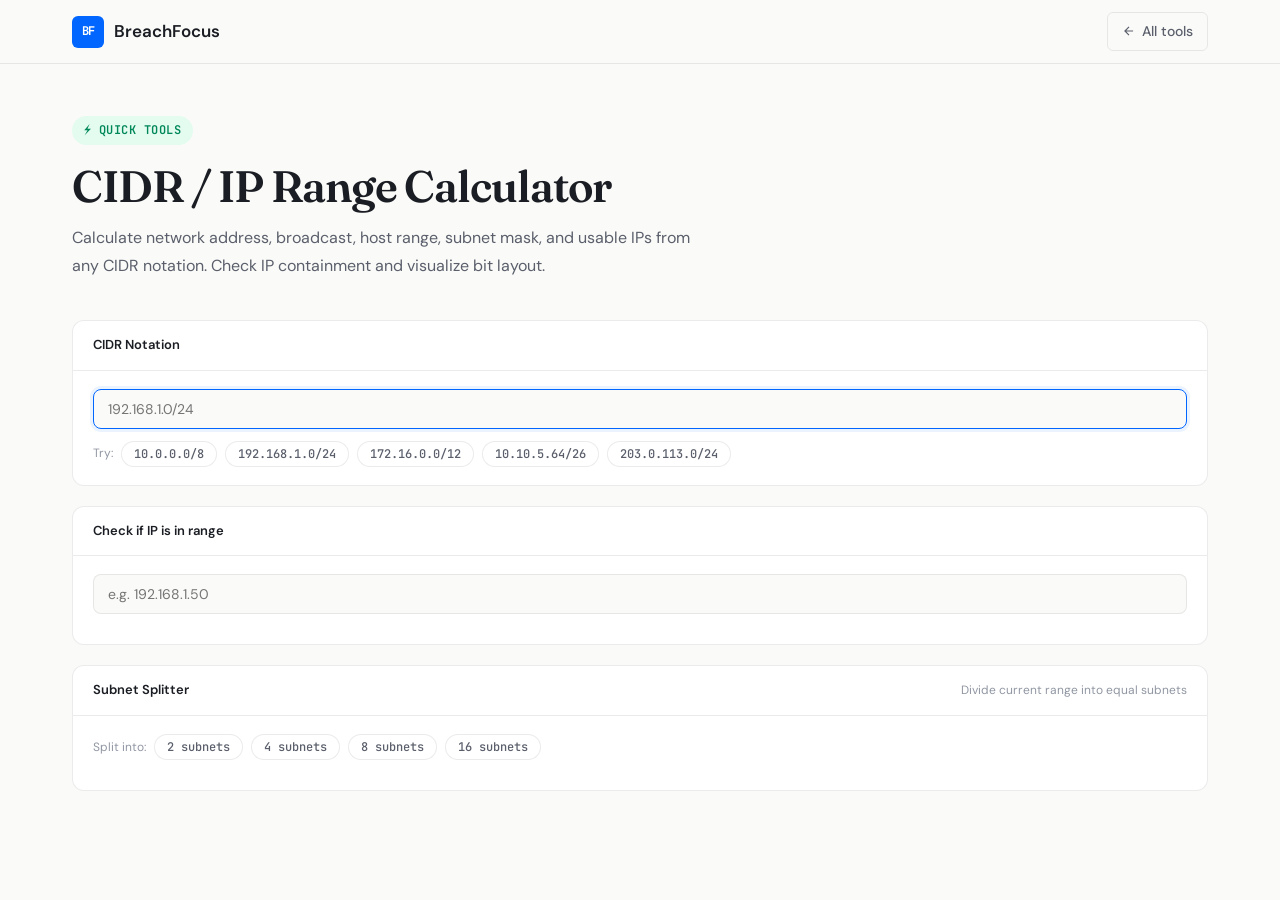
<file: tools/cidr-calculator.html>
<!DOCTYPE html>
<html lang="en">
<head>
<meta charset="UTF-8"><meta name="viewport" content="width=device-width, initial-scale=1.0">
<title>CIDR Calculator — BreachFocus Tools</title>
<link rel="preconnect" href="https://fonts.googleapis.com">
<link rel="preconnect" href="https://fonts.gstatic.com" crossorigin>
<link rel="stylesheet" href="../assets/theme.css">
<style>
.input-row{display:flex;gap:10px;align-items:center;flex-wrap:wrap}
.cidr-input{flex:1;min-width:180px;padding:11px 16px;border:1.5px solid var(--border);border-radius:var(--radius-sm);font-size:14px;font-family:var(--font-mono);background:var(--bg);color:var(--text);outline:none;transition:border-color .2s}
.cidr-input:focus{border-color:var(--accent);box-shadow:0 0 0 3px rgba(0,102,255,0.08)}
.quick-ex{display:flex;align-items:center;gap:8px;flex-wrap:wrap;margin-top:12px}
.ql{font-size:12px;color:var(--text-muted)}
.qbtn{padding:4px 12px;border-radius:100px;font-size:12px;font-weight:500;background:var(--bg-card);border:1px solid var(--border);cursor:pointer;color:var(--text-secondary);transition:all .2s;font-family:var(--font-mono)}
.qbtn:hover{border-color:var(--accent);color:var(--accent);background:var(--accent-light)}
.results-grid{display:grid;grid-template-columns:1fr 1fr;gap:16px}
.stat{display:flex;justify-content:space-between;align-items:center;padding:10px 0;border-bottom:1px solid var(--border);font-size:14px}
.stat:last-child{border-bottom:none}
.stat-label{color:var(--text-secondary);font-weight:500}
.stat-val{font-family:var(--font-mono);font-weight:600}
.bit-row{display:flex;gap:2px;flex-wrap:wrap;margin:8px 0}
.bit{width:20px;height:20px;display:flex;align-items:center;justify-content:center;font-family:var(--font-mono);font-size:10px;border-radius:3px}
.bit.net{background:var(--accent);color:#fff}
.bit.host{background:var(--border);color:var(--text-muted)}
.bit.sep{width:8px}
.subnet-tbl{width:100%;border-collapse:collapse;font-size:13px}
.subnet-tbl th{padding:8px 12px;text-align:left;font-size:11px;font-weight:700;text-transform:uppercase;letter-spacing:.05em;color:var(--text-muted);background:var(--bg-alt);border-bottom:1px solid var(--border)}
.subnet-tbl td{padding:9px 12px;border-bottom:1px solid var(--border);font-family:var(--font-mono)}
.subnet-tbl tr:last-child td{border-bottom:none}
.contain-badge{display:inline-block;padding:2px 8px;border-radius:100px;font-size:12px;font-weight:600}
.contain-badge.yes{background:var(--green-light);color:var(--green)}
.contain-badge.no{background:var(--red-light);color:var(--red)}
.overlap-section{margin-top:20px}
.check-ip-row{display:flex;gap:10px;margin-bottom:12px}
.private-badge{display:inline-flex;align-items:center;gap:5px;padding:4px 10px;border-radius:100px;font-size:12px;font-weight:600}
.private-badge.private{background:var(--green-light);color:var(--green)}
.private-badge.public{background:var(--accent-light);color:var(--accent)}
@media(max-width:700px){.results-grid{grid-template-columns:1fr}.input-row{flex-direction:column}.btn{width:100%}}
</style>
</head>
<body>
<nav class="nav"><div class="nav-inner">
  <a href="../index.html" class="nav-logo"><div class="logo-icon">BF</div>BreachFocus</a>
  <a href="index.html" class="nav-back"><svg width="14" height="14" viewBox="0 0 24 24" fill="none" stroke="currentColor" stroke-width="2"><path d="M19 12H5M12 19l-7-7 7-7"/></svg>All tools</a>
</div></nav>
<div class="hero">
  <div class="badge badge-green">⚡ Quick Tools</div>
  <h1>CIDR / IP Range Calculator</h1>
  <p>Calculate network address, broadcast, host range, subnet mask, and usable IPs from any CIDR notation. Check IP containment and visualize bit layout.</p>
</div>
<div class="body">
  <div class="panel">
    <div class="ph"><div class="pt">CIDR Notation</div></div>
    <div class="pb">
      <div class="input-row">
        <input type="text" class="cidr-input" id="cidrInput" placeholder="192.168.1.0/24" oninput="calc()">
      </div>
      <div class="quick-ex">
        <span class="ql">Try:</span>
        <button class="qbtn" onclick="q('10.0.0.0/8')">10.0.0.0/8</button>
        <button class="qbtn" onclick="q('192.168.1.0/24')">192.168.1.0/24</button>
        <button class="qbtn" onclick="q('172.16.0.0/12')">172.16.0.0/12</button>
        <button class="qbtn" onclick="q('10.10.5.64/26')">10.10.5.64/26</button>
        <button class="qbtn" onclick="q('203.0.113.0/24')">203.0.113.0/24</button>
      </div>
    </div>
  </div>
  <div id="cidrResults"></div>

  <!-- IP containment check -->
  <div class="panel overlap-section">
    <div class="ph"><div class="pt">Check if IP is in range</div></div>
    <div class="pb">
      <div class="check-ip-row">
        <input type="text" class="cidr-input" id="checkIpInput" placeholder="e.g. 192.168.1.50" oninput="checkContain()">
      </div>
      <div id="containResult"></div>
    </div>
  </div>

  <!-- Subnet splitter -->
  <div class="panel">
    <div class="ph"><div class="pt">Subnet Splitter</div><span style="font-size:12px;color:var(--text-m)">Divide current range into equal subnets</span></div>
    <div class="pb">
      <div class="quick-ex" style="margin-top:0">
        <span class="ql">Split into:</span>
        <button class="qbtn" onclick="splitSubnets(2)">2 subnets</button>
        <button class="qbtn" onclick="splitSubnets(4)">4 subnets</button>
        <button class="qbtn" onclick="splitSubnets(8)">8 subnets</button>
        <button class="qbtn" onclick="splitSubnets(16)">16 subnets</button>
      </div>
      <div id="subnetResults" style="margin-top:12px"></div>
    </div>
  </div>
</div>

<script>
let currentNet = null;
function q(v){ document.getElementById('cidrInput').value=v; calc(); }

function ip2int(ip){ return ip.split('.').reduce((a,o)=>(a<<8)|+o,0)>>>0; }
function int2ip(n){ return [(n>>>24),(n>>>16&255),(n>>>8&255),(n&255)].join('.'); }
function toBin(n,bits=32){ return (n>>>0).toString(2).padStart(bits,'0'); }

function calc(){
  const raw = document.getElementById('cidrInput').value.trim();
  document.getElementById('subnetResults').innerHTML='';
  document.getElementById('containResult').innerHTML='';
  if(!raw){ document.getElementById('cidrResults').innerHTML=''; currentNet=null; return; }

  const match = raw.match(/^(\d+\.\d+\.\d+\.\d+)\/(\d+)$/);
  if(!match){ document.getElementById('cidrResults').innerHTML='<div class="error-box">Invalid format. Use CIDR notation: e.g. 192.168.1.0/24</div>'; currentNet=null; return; }

  const [,ipStr,prefixStr] = match;
  const prefix = +prefixStr;
  if(prefix<0||prefix>32){ document.getElementById('cidrResults').innerHTML='<div class="error-box">Prefix length must be 0–32.</div>'; return; }

  const ipInt = ip2int(ipStr);
  const mask = prefix===0 ? 0 : (0xFFFFFFFF << (32-prefix)) >>> 0;
  const network = (ipInt & mask) >>> 0;
  const broadcast = (network | (~mask >>> 0)) >>> 0;
  const first = prefix >= 31 ? network : network+1;
  const last = prefix >= 31 ? broadcast : broadcast-1;
  const totalHosts = Math.pow(2, 32-prefix);
  const usable = prefix >= 31 ? totalHosts : Math.max(0, totalHosts-2);
  const isPrivate = checkPrivate(network);

  currentNet = { network, broadcast, mask, prefix, first, last };

  // Bit visualizer
  const netBin = toBin(network);
  const bits = netBin.split('').map((b,i) => {
    if(i>0 && i%8===0) return `<span class="bit sep"></span><span class="bit ${i<prefix?'net':'host'}">${b}</span>`;
    return `<span class="bit ${i<prefix?'net':'host'}">${b}</span>`;
  }).join('');

  document.getElementById('cidrResults').innerHTML = `
    <div class="results-grid">
      <div class="panel">
        <div class="ph"><div class="pt">Network Details</div><span class="private-badge ${isPrivate?'private':'public'}">${isPrivate?'Private':'Public'}</span></div>
        <div class="pb">
          <div class="stat"><span class="stat-label">Network address</span><span class="stat-val">${int2ip(network)}</span></div>
          <div class="stat"><span class="stat-label">Broadcast</span><span class="stat-val">${int2ip(broadcast)}</span></div>
          <div class="stat"><span class="stat-label">Subnet mask</span><span class="stat-val">${int2ip(mask)}</span></div>
          <div class="stat"><span class="stat-label">Wildcard mask</span><span class="stat-val">${int2ip(~mask>>>0)}</span></div>
          <div class="stat"><span class="stat-label">First usable IP</span><span class="stat-val">${int2ip(first)}</span></div>
          <div class="stat"><span class="stat-label">Last usable IP</span><span class="stat-val">${int2ip(last)}</span></div>
          <div class="stat"><span class="stat-label">Total hosts</span><span class="stat-val">${totalHosts.toLocaleString()}</span></div>
          <div class="stat"><span class="stat-label">Usable hosts</span><span class="stat-val">${usable.toLocaleString()}</span></div>
          <div class="stat"><span class="stat-label">CIDR notation</span><span class="stat-val">${int2ip(network)}/${prefix}</span></div>
        </div>
      </div>
      <div class="panel">
        <div class="ph"><div class="pt">Bit Layout</div><span style="font-size:12px;color:var(--text-m)"><span style="background:var(--accent);color:#fff;padding:1px 5px;border-radius:3px;font-size:10px">net</span> <span style="background:var(--border);padding:1px 5px;border-radius:3px;font-size:10px;color:var(--text-m)">host</span></span></div>
        <div class="pb">
          <div style="font-family:var(--mono);font-size:11px;color:var(--text-m);margin-bottom:8px">${int2ip(network)} = </div>
          <div class="bit-row">${bits}</div>
          <div style="margin-top:16px">
            <div class="stat"><span class="stat-label">Network bits</span><span class="stat-val">${prefix}</span></div>
            <div class="stat"><span class="stat-label">Host bits</span><span class="stat-val">${32-prefix}</span></div>
            <div class="stat"><span class="stat-label">Network (hex)</span><span class="stat-val">0x${(network>>>0).toString(16).toUpperCase().padStart(8,'0')}</span></div>
            <div class="stat"><span class="stat-label">Mask (hex)</span><span class="stat-val">0x${(mask>>>0).toString(16).toUpperCase().padStart(8,'0')}</span></div>
          </div>
        </div>
      </div>
    </div>`;
  checkContain();
}

function checkContain(){
  const ipStr = document.getElementById('checkIpInput').value.trim();
  const el = document.getElementById('containResult');
  if(!ipStr||!currentNet){ el.innerHTML=''; return; }
  const m = ipStr.match(/^(\d+\.\d+\.\d+\.\d+)$/);
  if(!m){ el.innerHTML='<div style="font-size:13px;color:var(--text-m)">Enter a valid IPv4 address.</div>'; return; }
  const ipInt = ip2int(ipStr);
  const inRange = (ipInt >= currentNet.network) && (ipInt <= currentNet.broadcast);
  el.innerHTML=`<span class="contain-badge ${inRange?'yes':'no'}">${inRange?'✓ In range':'✗ Not in range'}</span> <span style="font-size:13px;color:var(--text-s);margin-left:8px">${ipStr} ${inRange?'is':'is not'} within ${int2ip(currentNet.network)}/${currentNet.prefix}</span>`;
}

function splitSubnets(n){
  if(!currentNet){ document.getElementById('subnetResults').innerHTML='<div style="font-size:13px;color:var(--text-m)">Calculate a CIDR first.</div>'; return; }
  const newPrefix = currentNet.prefix + Math.log2(n);
  if(newPrefix > 32){ document.getElementById('subnetResults').innerHTML='<div class="error-box">Cannot split — not enough host bits.</div>'; return; }
  const size = Math.pow(2, 32-newPrefix);
  let rows='';
  for(let i=0;i<n;i++){
    const net=(currentNet.network + i*size)>>>0;
    const bc=(net+size-1)>>>0;
    rows+=`<tr><td>${i+1}</td><td>${int2ip(net)}/${newPrefix}</td><td>${int2ip(net)}</td><td>${int2ip(bc)}</td><td>${Math.max(0,size-2).toLocaleString()}</td></tr>`;
  }
  document.getElementById('subnetResults').innerHTML=`
    <div style="overflow-x:auto"><table class="subnet-tbl">
      <thead><tr><th>#</th><th>Subnet</th><th>Network</th><th>Broadcast</th><th>Usable hosts</th></tr></thead>
      <tbody>${rows}</tbody>
    </table></div>`;
}

function checkPrivate(ip){
  return ((ip>>>24)===10)||
    ((ip>>>24)===172&&((ip>>>16&255)>=16)&&((ip>>>16&255)<=31))||
    ((ip>>>24)===192&&((ip>>>16&255)===168))||
    ((ip>>>24)===127);
}

document.getElementById('cidrInput').focus();
</script>
</body>
</html>
</file>
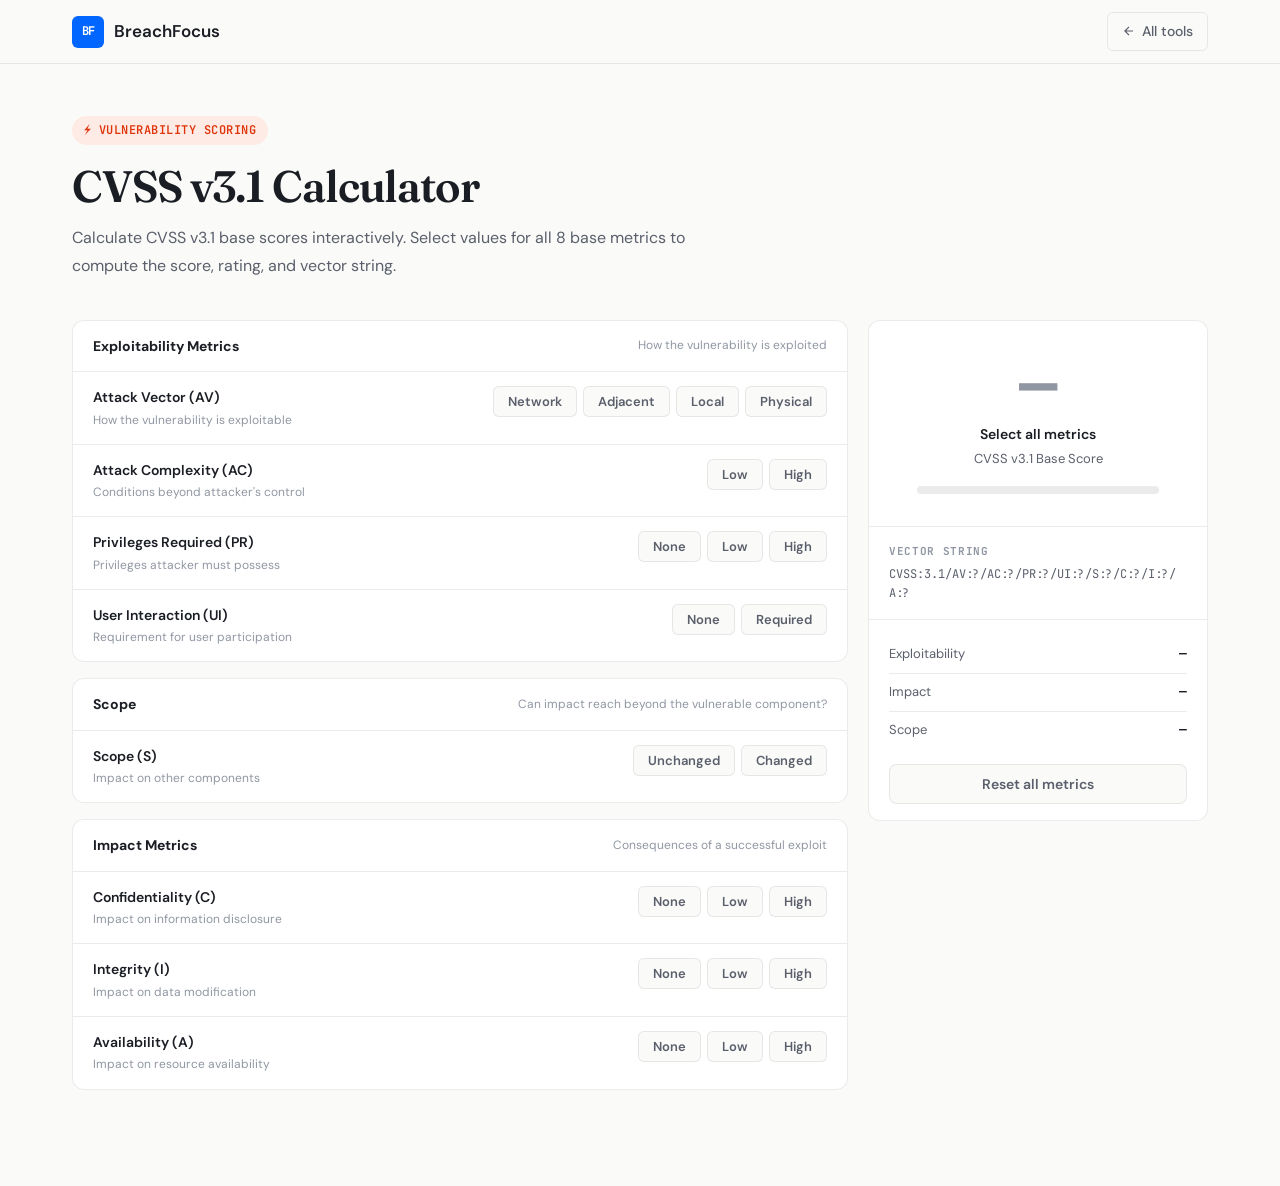
<file: tools/cvss-calculator.html>
<!DOCTYPE html>
<html lang="en">
<head>
<meta charset="UTF-8"><meta name="viewport" content="width=device-width, initial-scale=1.0">
<title>CVSS v3.1 Calculator — BreachFocus Tools</title>
<link rel="preconnect" href="https://fonts.googleapis.com">
<link rel="preconnect" href="https://fonts.gstatic.com" crossorigin>
<link rel="stylesheet" href="../assets/theme.css">
<style>
.layout{display:grid;grid-template-columns:1fr 340px;gap:20px;align-items:start}

/* Score panel */
.score-panel{background:var(--bg-card);border-radius:var(--r);border:1px solid var(--border);position:sticky;top:calc(var(--nh)+20px)}
.score-big{padding:32px 24px;text-align:center;border-bottom:1px solid var(--border)}
.score-num{font-size:64px;font-weight:700;font-family:var(--mono);line-height:1;transition:color .3s}
.score-label{font-size:14px;font-weight:600;margin-top:6px}
.score-rating{font-size:13px;color:var(--text-s);margin-top:4px}
.score-bar-wrap{height:8px;background:var(--border);border-radius:4px;margin:16px 24px 0;overflow:hidden}
.score-bar{height:100%;border-radius:4px;transition:width .5s ease,background .3s}
.vector-string{padding:16px 20px;font-family:var(--mono);font-size:11px;word-break:break-all;color:var(--text-s);border-bottom:1px solid var(--border);cursor:pointer;transition:background .2s}
.vector-string:hover{background:var(--al)}
.vector-string .label{font-size:11px;font-weight:700;text-transform:uppercase;letter-spacing:.06em;color:var(--text-m);margin-bottom:4px}
.score-breakdown{padding:16px 20px}
.breakdown-row{display:flex;justify-content:space-between;align-items:center;padding:8px 0;border-bottom:1px solid var(--border);font-size:13px}
.breakdown-row:last-child{border-bottom:none}
.br-label{color:var(--text-s)}
.br-val{font-family:var(--mono);font-weight:600}
.btn-reset{width:calc(100% - 40px);margin:0 20px 16px;padding:10px;background:var(--bg);border:1.5px solid var(--border);border-radius:var(--rs);font-size:14px;font-weight:600;font-family:var(--font);cursor:pointer;color:var(--text-s);transition:all .2s}
.btn-reset:hover{border-color:var(--red);color:var(--red)}

/* Metric groups */
.metric-group{background:var(--bg-card);border-radius:var(--r);border:1px solid var(--border);margin-bottom:16px;overflow:hidden}
.mg-header{padding:14px 20px;border-bottom:1px solid var(--border);display:flex;align-items:center;gap:10px}
.mg-title{font-size:14px;font-weight:700}
.mg-desc{font-size:12px;color:var(--text-m);margin-left:auto}
.metric-row{padding:14px 20px;border-bottom:1px solid var(--border);display:flex;align-items:flex-start;gap:16px;flex-wrap:wrap}
.metric-row:last-child{border-bottom:none}
.metric-info{flex:1;min-width:160px}
.metric-name{font-size:14px;font-weight:600;margin-bottom:2px}
.metric-hint{font-size:12px;color:var(--text-m)}
.metric-options{display:flex;gap:6px;flex-wrap:wrap;align-items:center}
.opt{padding:6px 14px;border-radius:var(--rx);font-size:13px;font-weight:600;cursor:pointer;border:1.5px solid var(--border);background:var(--bg);color:var(--text-s);transition:all .2s;font-family:var(--font)}
.opt:hover{border-color:var(--bs);color:var(--text)}
.opt.selected.none{background:#E0E0E0;color:#555;border-color:#bbb}
.opt.selected.low{background:var(--gl);color:var(--green);border-color:var(--green)}
.opt.selected.medium{background:var(--aml);color:var(--amber);border-color:var(--amber)}
.opt.selected.high{background:var(--rl);color:var(--red);border-color:var(--red)}
.opt.selected.critical{background:var(--red);color:#fff;border-color:var(--red)}
.opt.selected.neutral{background:var(--al);color:var(--accent);border-color:var(--accent)}

@media(max-width:900px){.layout{grid-template-columns:1fr}.score-panel{position:static}}
</style>
</head>
<body>
<nav class="nav"><div class="nav-inner">
  <a href="../index.html" class="nav-logo"><div class="logo-icon">BF</div>BreachFocus</a>
  <a href="index.html" class="nav-back"><svg width="14" height="14" viewBox="0 0 24 24" fill="none" stroke="currentColor" stroke-width="2"><path d="M19 12H5M12 19l-7-7 7-7"/></svg>All tools</a>
</div></nav>
<div class="hero">
  <div class="badge badge-red">⚡ Vulnerability Scoring</div>
  <h1>CVSS v3.1 Calculator</h1>
  <p>Calculate CVSS v3.1 base scores interactively. Select values for all 8 base metrics to compute the score, rating, and vector string.</p>
</div>
<div class="body">
  <div class="layout">
    <div>
      <!-- Attack Vector -->
      <div class="metric-group">
        <div class="mg-header"><div class="mg-title">Exploitability Metrics</div><div class="mg-desc">How the vulnerability is exploited</div></div>
        <div class="metric-row">
          <div class="metric-info"><div class="metric-name">Attack Vector (AV)</div><div class="metric-hint">How the vulnerability is exploitable</div></div>
          <div class="metric-options" id="AV">
            <button class="opt" data-val="N" data-sev="critical" onclick="sel('AV','N',this)">Network</button>
            <button class="opt" data-val="A" data-sev="high" onclick="sel('AV','A',this)">Adjacent</button>
            <button class="opt" data-val="L" data-sev="medium" onclick="sel('AV','L',this)">Local</button>
            <button class="opt" data-val="P" data-sev="low" onclick="sel('AV','P',this)">Physical</button>
          </div>
        </div>
        <div class="metric-row">
          <div class="metric-info"><div class="metric-name">Attack Complexity (AC)</div><div class="metric-hint">Conditions beyond attacker's control</div></div>
          <div class="metric-options" id="AC">
            <button class="opt" data-val="L" data-sev="high" onclick="sel('AC','L',this)">Low</button>
            <button class="opt" data-val="H" data-sev="medium" onclick="sel('AC','H',this)">High</button>
          </div>
        </div>
        <div class="metric-row">
          <div class="metric-info"><div class="metric-name">Privileges Required (PR)</div><div class="metric-hint">Privileges attacker must possess</div></div>
          <div class="metric-options" id="PR">
            <button class="opt" data-val="N" data-sev="critical" onclick="sel('PR','N',this)">None</button>
            <button class="opt" data-val="L" data-sev="medium" onclick="sel('PR','L',this)">Low</button>
            <button class="opt" data-val="H" data-sev="low" onclick="sel('PR','H',this)">High</button>
          </div>
        </div>
        <div class="metric-row">
          <div class="metric-info"><div class="metric-name">User Interaction (UI)</div><div class="metric-hint">Requirement for user participation</div></div>
          <div class="metric-options" id="UI">
            <button class="opt" data-val="N" data-sev="high" onclick="sel('UI','N',this)">None</button>
            <button class="opt" data-val="R" data-sev="medium" onclick="sel('UI','R',this)">Required</button>
          </div>
        </div>
      </div>
      <!-- Scope -->
      <div class="metric-group">
        <div class="mg-header"><div class="mg-title">Scope</div><div class="mg-desc">Can impact reach beyond the vulnerable component?</div></div>
        <div class="metric-row">
          <div class="metric-info"><div class="metric-name">Scope (S)</div><div class="metric-hint">Impact on other components</div></div>
          <div class="metric-options" id="S">
            <button class="opt" data-val="U" data-sev="neutral" onclick="sel('S','U',this)">Unchanged</button>
            <button class="opt" data-val="C" data-sev="high" onclick="sel('S','C',this)">Changed</button>
          </div>
        </div>
      </div>
      <!-- Impact -->
      <div class="metric-group">
        <div class="mg-header"><div class="mg-title">Impact Metrics</div><div class="mg-desc">Consequences of a successful exploit</div></div>
        <div class="metric-row">
          <div class="metric-info"><div class="metric-name">Confidentiality (C)</div><div class="metric-hint">Impact on information disclosure</div></div>
          <div class="metric-options" id="C">
            <button class="opt" data-val="N" data-sev="none" onclick="sel('C','N',this)">None</button>
            <button class="opt" data-val="L" data-sev="medium" onclick="sel('C','L',this)">Low</button>
            <button class="opt" data-val="H" data-sev="high" onclick="sel('C','H',this)">High</button>
          </div>
        </div>
        <div class="metric-row">
          <div class="metric-info"><div class="metric-name">Integrity (I)</div><div class="metric-hint">Impact on data modification</div></div>
          <div class="metric-options" id="I">
            <button class="opt" data-val="N" data-sev="none" onclick="sel('I','N',this)">None</button>
            <button class="opt" data-val="L" data-sev="medium" onclick="sel('I','L',this)">Low</button>
            <button class="opt" data-val="H" data-sev="high" onclick="sel('I','H',this)">High</button>
          </div>
        </div>
        <div class="metric-row">
          <div class="metric-info"><div class="metric-name">Availability (A)</div><div class="metric-hint">Impact on resource availability</div></div>
          <div class="metric-options" id="A">
            <button class="opt" data-val="N" data-sev="none" onclick="sel('A','N',this)">None</button>
            <button class="opt" data-val="L" data-sev="medium" onclick="sel('A','L',this)">Low</button>
            <button class="opt" data-val="H" data-sev="high" onclick="sel('A','H',this)">High</button>
          </div>
        </div>
      </div>
    </div>

    <!-- Score panel -->
    <div class="score-panel">
      <div class="score-big">
        <div class="score-num" id="scoreNum" style="color:var(--text-m)">—</div>
        <div class="score-label" id="scoreLabel">Select all metrics</div>
        <div class="score-rating" id="scoreRating">CVSS v3.1 Base Score</div>
        <div class="score-bar-wrap"><div class="score-bar" id="scoreBar" style="width:0%;background:var(--border)"></div></div>
      </div>
      <div class="vector-string" id="vectorString" title="Click to copy vector string">
        <div class="label">Vector String</div>
        <div id="vectorVal" style="margin-top:4px;font-size:12px">CVSS:3.1/AV:?/AC:?/PR:?/UI:?/S:?/C:?/I:?/A:?</div>
      </div>
      <div class="score-breakdown">
        <div class="breakdown-row"><span class="br-label">Exploitability</span><span class="br-val" id="brkExpl">—</span></div>
        <div class="breakdown-row"><span class="br-label">Impact</span><span class="br-val" id="brkImpact">—</span></div>
        <div class="breakdown-row"><span class="br-label">Scope</span><span class="br-val" id="brkScope">—</span></div>
      </div>
      <button class="btn-reset" onclick="resetAll()">Reset all metrics</button>
    </div>
  </div>
</div>

<script>
// CVSS v3.1 weights
const W = {
  AV: {N:0.85,A:0.62,L:0.55,P:0.2},
  AC: {L:0.77,H:0.44},
  PR_U: {N:0.85,L:0.62,H:0.27},
  PR_C: {N:0.85,L:0.68,H:0.50},
  UI: {N:0.85,R:0.62},
  C: {N:0,L:0.22,H:0.56},
  I: {N:0,L:0.22,H:0.56},
  A: {N:0,L:0.22,H:0.56}
};

const sel_vals = {};

function sel(metric, val, btn) {
  sel_vals[metric] = val;
  document.querySelectorAll(`#${metric} .opt`).forEach(b => b.classList.remove('selected'));
  btn.classList.add('selected', btn.dataset.sev);
  calc();
}

function resetAll() {
  Object.keys(sel_vals).forEach(k => delete sel_vals[k]);
  document.querySelectorAll('.opt').forEach(b => b.classList.remove('selected','none','low','medium','high','critical','neutral'));
  document.getElementById('scoreNum').textContent='—';
  document.getElementById('scoreNum').style.color='var(--text-m)';
  document.getElementById('scoreLabel').textContent='Select all metrics';
  document.getElementById('scoreBar').style.width='0%';
  document.getElementById('scoreBar').style.background='var(--border)';
  document.getElementById('vectorVal').textContent='CVSS:3.1/AV:?/AC:?/PR:?/UI:?/S:?/C:?/I:?/A:?';
  document.getElementById('brkExpl').textContent='—';
  document.getElementById('brkImpact').textContent='—';
  document.getElementById('brkScope').textContent='—';
}

function roundUp(x) { return Math.ceil(x * 10) / 10; }

function calc() {
  const m = sel_vals;
  const needed = ['AV','AC','PR','UI','S','C','I','A'];
  if(!needed.every(k => m[k])) {
    const done = needed.filter(k=>m[k]).length;
    document.getElementById('scoreLabel').textContent = `${done}/8 metrics selected`;
    const v = needed.map(k=>m[k]?`${k}:${m[k]}`:`${k}:?`).join('/');
    document.getElementById('vectorVal').textContent = 'CVSS:3.1/' + v;
    return;
  }

  const scope_changed = m.S === 'C';
  const AV = W.AV[m.AV], AC = W.AC[m.AC];
  const PR = scope_changed ? W.PR_C[m.PR] : W.PR_U[m.PR];
  const UI = W.UI[m.UI];
  const C = W.C[m.C], I = W.I[m.I], A = W.A[m.A];

  const ISCBase = 1 - (1-C)*(1-I)*(1-A);
  const ISC = scope_changed ? 7.52*(ISCBase-0.029) - 3.25*Math.pow(ISCBase-0.02, 15) : 6.42*ISCBase;
  const Exploitability = 8.22 * AV * AC * PR * UI;

  let score;
  if(ISC <= 0) { score = 0; }
  else if(!scope_changed) { score = roundUp(Math.min(ISC + Exploitability, 10)); }
  else { score = roundUp(Math.min(1.08 * (ISC + Exploitability), 10)); }

  const rating = score === 0 ? 'None' : score < 4 ? 'Low' : score < 7 ? 'Medium' : score < 9 ? 'High' : 'Critical';
  const colors = {None:'#9096A2',Low:'#48BB78',Medium:'#F6AD55',High:'#FF991F',Critical:'#DE350B'};
  const color = colors[rating];

  document.getElementById('scoreNum').textContent = score.toFixed(1);
  document.getElementById('scoreNum').style.color = color;
  document.getElementById('scoreLabel').textContent = rating;
  document.getElementById('scoreRating').textContent = 'CVSS v3.1 Base Score';
  document.getElementById('scoreBar').style.width = (score/10*100)+'%';
  document.getElementById('scoreBar').style.background = color;
  document.getElementById('vectorVal').textContent = `CVSS:3.1/AV:${m.AV}/AC:${m.AC}/PR:${m.PR}/UI:${m.UI}/S:${m.S}/C:${m.C}/I:${m.I}/A:${m.A}`;
  document.getElementById('brkExpl').textContent = Exploitability.toFixed(2);
  document.getElementById('brkImpact').textContent = Math.max(0,ISC).toFixed(2);
  document.getElementById('brkScope').textContent = scope_changed ? 'Changed' : 'Unchanged';
}

document.getElementById('vectorString').addEventListener('click', () => {
  const v = document.getElementById('vectorVal').textContent;
  navigator.clipboard.writeText(v).then(() => {
    const el = document.getElementById('vectorVal');
    const orig = el.textContent;
    el.textContent = 'Copied!';
    setTimeout(() => el.textContent = orig, 1000);
  });
});
</script>
</body>
</html>
</file>
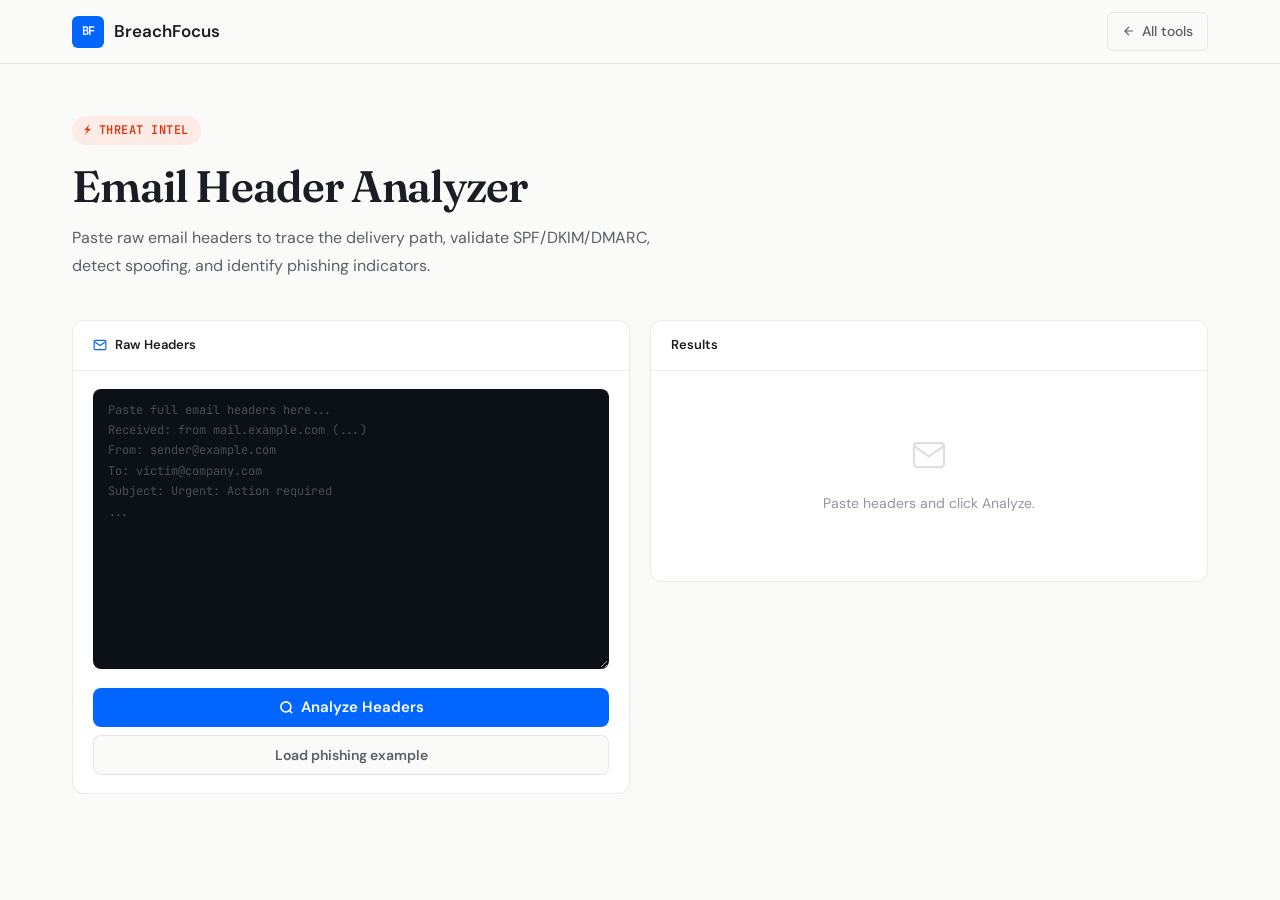
<file: tools/email-header-analyzer.html>
<!DOCTYPE html>
<html lang="en">
<head>
<meta charset="UTF-8"><meta name="viewport" content="width=device-width, initial-scale=1.0">
<title>Email Header Analyzer — BreachFocus Tools</title>
<link rel="preconnect" href="https://fonts.googleapis.com">
<link rel="preconnect" href="https://fonts.gstatic.com" crossorigin>
<link rel="stylesheet" href="../assets/theme.css">
<style>
.layout{display:grid;grid-template-columns:1fr 1fr;gap:20px;align-items:start}
.panel.full{grid-column:1/-1}
textarea{height:280px;font-family:var(--font-mono);font-size:12px;line-height:1.7;background:var(--bg-dark);color:#E2E8F0}
textarea::placeholder{color:rgba(255,255,255,.25)}
.btn{width:100%;margin-top:12px;padding:12px;font-size:15px}
.demo-btn{width:100%;margin-top:8px;padding:10px;background:var(--bg);color:var(--text-secondary);border:1.5px solid var(--border);border-radius:var(--radius-sm);font-size:14px;font-weight:600;font-family:var(--font);cursor:pointer;transition:all .2s}
.demo-btn:hover{border-color:var(--border-strong);color:var(--text)}

.verdict{border-radius:var(--rs);padding:16px 20px;display:flex;align-items:center;gap:16px;margin-bottom:16px;flex-wrap:wrap}
.verdict.safe{background:var(--gl);border:1px solid rgba(0,135,90,.2)}
.verdict.suspicious{background:var(--aml);border:1px solid rgba(255,153,31,.2)}
.verdict.malicious{background:var(--rl);border:1px solid rgba(222,53,11,.2)}
.verdict-icon{width:44px;height:44px;border-radius:50%;display:flex;align-items:center;justify-content:center;font-size:20px;flex-shrink:0}
.verdict.safe .verdict-icon{background:var(--green);color:#fff}
.verdict.suspicious .verdict-icon{background:var(--amber);color:#fff}
.verdict.malicious .verdict-icon{background:var(--red);color:#fff}
.verdict-text h3{font-size:16px;font-weight:700}
.verdict-text p{font-size:13px;color:var(--text-s)}

.badge-row{display:flex;gap:8px;flex-wrap:wrap;margin-bottom:12px}
.badge-pill{display:inline-flex;align-items:center;gap:5px;padding:4px 10px;border-radius:100px;font-size:12px;font-weight:600}
.badge-pill.pass{background:var(--gl);color:var(--green)}
.badge-pill.fail{background:var(--rl);color:var(--red)}
.badge-pill.warn{background:var(--aml);color:var(--amber)}
.badge-pill.info{background:var(--al);color:var(--accent)}

.row{display:flex;align-items:flex-start;gap:10px;padding:9px 0;border-bottom:1px solid var(--border);font-size:13px}
.row:last-child{border-bottom:none}
.rl{color:var(--text-s);flex-shrink:0;width:120px;font-weight:500}
.rv{font-family:var(--mono);font-size:12px;word-break:break-all;flex:1}

.hop{border-left:3px solid var(--border);padding:12px 16px;margin-bottom:10px;border-radius:0 var(--rs) var(--rs) 0;background:var(--bg)}
.hop.first{border-color:var(--green)}
.hop.mid{border-color:var(--accent)}
.hop.last{border-color:var(--amber)}
.hop-title{font-size:12px;font-weight:700;text-transform:uppercase;letter-spacing:.05em;color:var(--text-m);margin-bottom:6px}
.hop-val{font-family:var(--mono);font-size:12px;color:var(--text);line-height:1.6}
.hop-delay{font-size:11px;color:var(--text-m);margin-top:4px}

.finding{padding:12px 14px;border-radius:var(--rs);margin-bottom:8px;border-left:3px solid transparent}
.finding.critical{background:var(--rl);border-color:var(--red)}
.finding.high{background:var(--aml);border-color:var(--amber)}
.finding.info{background:var(--al);border-color:var(--accent)}
.finding.ok{background:var(--gl);border-color:var(--green)}
.fsev{font-size:11px;font-weight:700;text-transform:uppercase;letter-spacing:.05em}
.finding.critical .fsev{color:var(--red)}.finding.high .fsev{color:var(--amber)}.finding.info .fsev{color:var(--accent)}.finding.ok .fsev{color:var(--green)}
.ftitle{font-size:13px;font-weight:600;margin:2px 0}
.fdesc{font-size:12px;color:var(--text-s)}

.empty{text-align:center;padding:48px 20px;color:var(--text-m)}
.empty svg{opacity:.3;margin-bottom:12px}
.empty p{font-size:14px}

@media(max-width:900px){.layout{grid-template-columns:1fr}}
</style>
</head>
<body>
<nav class="nav"><div class="nav-inner">
  <a href="../index.html" class="nav-logo"><div class="logo-icon">BF</div>BreachFocus</a>
  <a href="index.html" class="nav-back"><svg width="14" height="14" viewBox="0 0 24 24" fill="none" stroke="currentColor" stroke-width="2"><path d="M19 12H5M12 19l-7-7 7-7"/></svg>All tools</a>
</div></nav>

<div class="hero">
  <div class="badge badge-red">⚡ Threat Intel</div>
  <h1>Email Header Analyzer</h1>
  <p>Paste raw email headers to trace the delivery path, validate SPF/DKIM/DMARC, detect spoofing, and identify phishing indicators.</p>
</div>

<div class="body">
  <div class="layout">
    <div class="panel">
      <div class="ph"><div class="pt"><svg width="14" height="14" viewBox="0 0 24 24" fill="none" stroke="var(--accent)" stroke-width="2"><path d="M4 4h16c1.1 0 2 .9 2 2v12c0 1.1-.9 2-2 2H4c-1.1 0-2-.9-2-2V6c0-1.1.9-2 2-2z"/><polyline points="22,6 12,13 2,6"/></svg>Raw Headers</div></div>
      <div class="pb">
        <textarea id="headerInput" placeholder="Paste full email headers here...
Received: from mail.example.com (...)
From: sender@example.com
To: victim@company.com
Subject: Urgent: Action required
..."></textarea>
        <button class="btn" onclick="analyze()">
          <svg width="15" height="15" viewBox="0 0 24 24" fill="none" stroke="currentColor" stroke-width="2.5"><circle cx="11" cy="11" r="8"/><line x1="21" y1="21" x2="16.65" y2="16.65"/></svg>
          Analyze Headers
        </button>
        <button class="demo-btn" onclick="loadDemo()">Load phishing example</button>
      </div>
    </div>

    <div id="resultsPanel">
      <div class="panel">
        <div class="ph"><div class="pt">Results</div></div>
        <div class="pb"><div class="empty">
          <svg width="36" height="36" viewBox="0 0 24 24" fill="none" stroke="currentColor" stroke-width="1.5"><path d="M4 4h16c1.1 0 2 .9 2 2v12c0 1.1-.9 2-2 2H4c-1.1 0-2-.9-2-2V6c0-1.1.9-2 2-2z"/><polyline points="22,6 12,13 2,6"/></svg>
          <p>Paste headers and click Analyze.</p>
        </div></div>
      </div>
    </div>
  </div>
</div>

<script>
const DEMO = `Delivered-To: victim@company.com
Received: from mail-spoofed.attacker.ru (mail-spoofed.attacker.ru [185.220.101.47])
        by mx.company.com with ESMTP id abc123
        for <victim@company.com>; Mon, 18 Mar 2026 09:14:33 +0000
Received: from localhost (localhost [127.0.0.1])
        by mail-spoofed.attacker.ru with ESMTP id xyz789
        for <victim@company.com>; Mon, 18 Mar 2026 09:14:28 +0000
X-Spam-Status: Yes, score=8.4
X-Spam-Flag: YES
Authentication-Results: mx.company.com;
       spf=fail (sender IP is 185.220.101.47) smtp.mailfrom=payroll@acmecorp.com;
       dkim=none;
       dmarc=fail action=none header.from=acmecorp.com
Received-SPF: fail (mx.company.com: domain of payroll@acmecorp.com does not designate 185.220.101.47 as permitted sender)
DKIM-Signature: v=1; a=rsa-sha256; c=relaxed/relaxed; d=attacker.ru; s=default;
From: "Payroll Department" <payroll@acmecorp.com>
Reply-To: sneaky-reply@attacker.ru
To: victim@company.com
Subject: URGENT: Payroll update required - action needed by EOD
Date: Mon, 18 Mar 2026 09:14:25 +0000
Message-ID: <20260318091425.attacker.ru>
X-Mailer: PHPMailer 5.2.0
X-Originating-IP: 185.220.101.47
MIME-Version: 1.0
Content-Type: text/html; charset=UTF-8`;

function loadDemo() { document.getElementById('headerInput').value = DEMO; analyze(); }

function getHeader(lines, key) {
  const re = new RegExp('^' + key + ':\\s*(.+)', 'i');
  for(const l of lines) { const m = l.match(re); if(m) return m[1].trim(); }
  return null;
}

function getAllHeaders(lines, key) {
  const re = new RegExp('^' + key + ':\\s*(.+)', 'i');
  return lines.filter(l=>re.test(l)).map(l=>l.match(re)[1].trim());
}

function analyze() {
  const raw = document.getElementById('headerInput').value.trim();
  if(!raw) return;

  // Unfold headers (RFC 2822)
  const unfolded = raw.replace(/\r\n([ \t])/g,' $1').replace(/\n([ \t])/g,' $1');
  const lines = unfolded.split(/\r?\n/);

  const from = getHeader(lines,'From') || '';
  const replyTo = getHeader(lines,'Reply-To') || '';
  const returnPath = getHeader(lines,'Return-Path') || '';
  const subject = getHeader(lines,'Subject') || '';
  const date = getHeader(lines,'Date') || '';
  const msgId = getHeader(lines,'Message-ID') || '';
  const mailer = getHeader(lines,'X-Mailer') || getHeader(lines,'X-Originating-Mailer') || '';
  const origIP = getHeader(lines,'X-Originating-IP') || '';
  const spamFlag = getHeader(lines,'X-Spam-Flag') || '';
  const spamStatus = getHeader(lines,'X-Spam-Status') || '';
  const authResults = getAllHeaders(lines,'Authentication-Results').join(' ');
  const spfResult = getHeader(lines,'Received-SPF') || '';
  const dkimSig = getHeader(lines,'DKIM-Signature') || '';
  const receivedLines = getAllHeaders(lines,'Received');

  // Parse auth
  const spfPass = /spf=pass/i.test(authResults) || /^pass/i.test(spfResult);
  const spfFail = /spf=fail/i.test(authResults) || /^fail/i.test(spfResult);
  const spfSoft = /spf=softfail/i.test(authResults);
  const dkimPass = /dkim=pass/i.test(authResults);
  const dkimFail = /dkim=fail/i.test(authResults) || /dkim=none/i.test(authResults);
  const dmarcPass = /dmarc=pass/i.test(authResults);
  const dmarcFail = /dmarc=fail/i.test(authResults);

  // From domain
  const fromEmail = from.match(/[\w.+-]+@[\w.-]+/)?.[0] || '';
  const fromDomain = fromEmail.split('@')[1] || '';
  const replyDomain = replyTo.match(/[\w.+-]+@[\w.-]+/)?.[0]?.split('@')[1] || '';
  const returnDomain = returnPath.match(/[\w.+-]+@[\w.-]+/)?.[0]?.split('@')[1] || '';

  // Reply-to mismatch
  const replyMismatch = replyDomain && fromDomain && replyDomain !== fromDomain;
  const returnMismatch = returnDomain && fromDomain && returnDomain !== fromDomain;

  // Findings
  const findings = [];

  if(spamFlag.toUpperCase()==='YES' || /score=([89]|\d{2})/i.test(spamStatus))
    findings.push({ sev:'critical', title:'Marked as SPAM by mail server', desc:`${spamStatus||'X-Spam-Flag: YES'} — mail server flagged this as spam.` });
  if(spfFail)
    findings.push({ sev:'critical', title:'SPF FAIL — sender not authorized', desc:`The sending IP is not authorized to send mail for ${fromDomain}. Strong spoofing indicator.` });
  if(spfSoft)
    findings.push({ sev:'high', title:'SPF SoftFail', desc:`${fromDomain} has a ~all SPF policy — sender not explicitly authorized.` });
  if(dmarcFail)
    findings.push({ sev:'critical', title:'DMARC FAIL', desc:`Message failed DMARC policy for ${fromDomain}. Combined SPF/DKIM alignment check failed.` });
  if(dkimFail)
    findings.push({ sev:'high', title:'DKIM missing or invalid', desc:'No valid DKIM signature found. Sender authenticity cannot be cryptographically verified.' });
  if(replyMismatch)
    findings.push({ sev:'critical', title:'Reply-To domain mismatch', desc:`From: ${fromDomain} but Reply-To: ${replyDomain} — replies will go to a different domain. Classic phishing technique.` });
  if(returnMismatch)
    findings.push({ sev:'high', title:'Return-Path domain mismatch', desc:`From: ${fromDomain} but Return-Path: ${returnDomain} — bounce messages go to a different address.` });
  if(origIP || (receivedLines.length && /185\.|45\.|91\.|194\./.test(receivedLines[0]))) {
    const ip = origIP || receivedLines[0]?.match(/\[(\d+\.\d+\.\d+\.\d+)\]/)?.[1] || '';
    if(ip) findings.push({ sev:'high', title:`Suspicious originating IP: ${ip}`, desc:'Cross-check this IP against threat intel feeds (AbuseIPDB, Spamhaus).' });
  }
  if(mailer && /phpmailer|sendgrid|mailchimp/i.test(mailer))
    findings.push({ sev:'info', title:`Sent via: ${mailer}`, desc:'Identifies the sending software. Bulk/phishing kits often use PHPMailer.' });
  if(dkimSig && /d=/.test(dkimSig)) {
    const dkimDomain = dkimSig.match(/d=([\w.-]+)/)?.[1];
    if(dkimDomain && fromDomain && dkimDomain !== fromDomain)
      findings.push({ sev:'high', title:`DKIM domain mismatch`, desc:`DKIM signed by ${dkimDomain} but email is From: ${fromDomain}` });
  }
  if(spfPass && dkimPass && dmarcPass)
    findings.push({ sev:'ok', title:'SPF, DKIM and DMARC all pass', desc:'Authentication chain is intact. This does not guarantee legitimate intent but rules out basic spoofing.' });

  // Parse received hops
  const hops = receivedLines.map((r,i) => {
    const ip = r.match(/\[(\d+\.\d+\.\d+\.\d+)\]/)?.[1] || '';
    const host = r.match(/from ([\w.-]+)/i)?.[1] || '';
    const ts = r.match(/;\s*(.+)$/)?.[1]?.trim() || '';
    return { hop: i+1, raw:r, ip, host, ts };
  }).reverse();

  // Verdict
  const criticals = findings.filter(f=>f.sev==='critical').length;
  const highs = findings.filter(f=>f.sev==='high').length;
  const verdict = criticals >= 2 ? 'malicious' : criticals >= 1 || highs >= 2 ? 'suspicious' : 'safe';
  const verdictLabel = verdict==='malicious' ? '🚨 Likely Phishing/Spoofed' : verdict==='suspicious' ? '⚠ Suspicious' : '✓ Appears Legitimate';
  const verdictDesc = verdict==='malicious' ? 'Multiple strong phishing/spoofing indicators detected. Do not click links or reply.' : verdict==='suspicious' ? 'Some suspicious indicators. Verify sender through a separate channel before acting.' : 'No major spoofing indicators found.';

  document.getElementById('resultsPanel').innerHTML = `
    <div class="panel full">
      <div class="ph"><div class="pt">Analysis Results</div></div>
      <div class="pb">
        <div class="verdict ${verdict}">
          <div class="verdict-icon">${verdict==='malicious'?'🚨':verdict==='suspicious'?'⚠':'✓'}</div>
          <div class="verdict-text"><h3>${verdictLabel}</h3><p>${verdictDesc}</p></div>
        </div>

        <div class="badge-row">
          <span class="badge-pill ${spfPass?'pass':spfFail?'fail':'warn'}">SPF ${spfPass?'Pass':spfFail?'Fail':'Softfail'}</span>
          <span class="badge-pill ${dkimPass?'pass':'fail'}">DKIM ${dkimPass?'Pass':'Fail/None'}</span>
          <span class="badge-pill ${dmarcPass?'pass':dmarcFail?'fail':'warn'}">DMARC ${dmarcPass?'Pass':dmarcFail?'Fail':'Unknown'}</span>
        </div>

        <div class="row"><span class="rl">From</span><span class="rv">${from||'—'}</span></div>
        ${replyTo?`<div class="row"><span class="rl">Reply-To</span><span class="rv" style="${replyMismatch?'color:var(--red)'  :''}">${replyTo}</span></div>`:''}
        ${returnPath?`<div class="row"><span class="rl">Return-Path</span><span class="rv">${returnPath}</span></div>`:''}
        <div class="row"><span class="rl">Subject</span><span class="rv">${subject||'—'}</span></div>
        <div class="row"><span class="rl">Date</span><span class="rv">${date||'—'}</span></div>
        ${origIP?`<div class="row"><span class="rl">Orig. IP</span><span class="rv">${origIP}</span></div>`:''}
        ${mailer?`<div class="row"><span class="rl">Mailer</span><span class="rv">${mailer}</span></div>`:''}
        ${msgId?`<div class="row"><span class="rl">Message-ID</span><span class="rv">${msgId}</span></div>`:''}
      </div>
    </div>

    <div class="panel full" style="margin-top:16px">
      <div class="ph"><div class="pt">Security Findings</div></div>
      <div class="pb">
        ${findings.length===0?'<div style="color:var(--text-m);font-size:14px;text-align:center;padding:12px">No issues detected.</div>':findings.map(f=>`
          <div class="finding ${f.sev}">
            <div class="fsev">${f.sev}</div>
            <div class="ftitle">${f.title}</div>
            <div class="fdesc">${f.desc}</div>
          </div>`).join('')}
      </div>
    </div>

    ${hops.length ? `<div class="panel full" style="margin-top:16px">
      <div class="ph"><div class="pt">Delivery Hops (${hops.length})</div></div>
      <div class="pb">
        ${hops.map((h,i)=>`<div class="hop ${i===0?'first':i===hops.length-1?'last':'mid'}">
          <div class="hop-title">Hop ${h.hop} — ${i===0?'Origin':i===hops.length-1?'Final destination':'Relay'}</div>
          <div class="hop-val">${h.host||'unknown'} ${h.ip?'['+h.ip+']':''}</div>
          ${h.ts?`<div class="hop-delay">${h.ts}</div>`:''}
        </div>`).join('')}
      </div>
    </div>` : ''}`;
}

document.getElementById('headerInput').addEventListener('keydown', e => { if((e.ctrlKey||e.metaKey)&&e.key==='Enter') analyze(); });
</script>
</body>
</html>
</file>
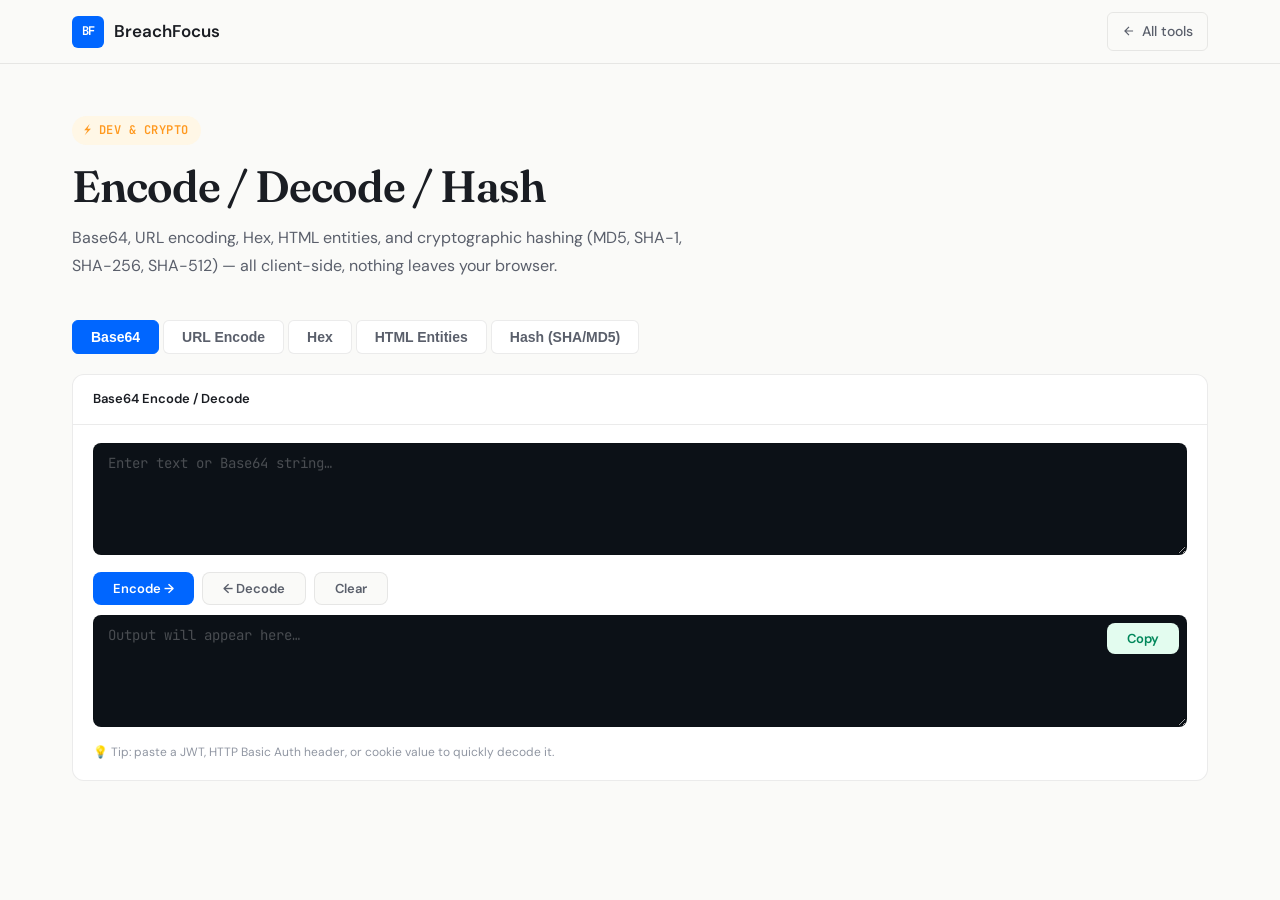
<file: tools/encode-decode-hash.html>
<!DOCTYPE html>
<html lang="en">
<head>
<meta charset="UTF-8"><meta name="viewport" content="width=device-width, initial-scale=1.0">
<title>Encode / Decode / Hash — BreachFocus Tools</title>
<link rel="preconnect" href="https://fonts.googleapis.com">
<link rel="preconnect" href="https://fonts.gstatic.com" crossorigin>
<link rel="stylesheet" href="../assets/theme.css">
<style>
.tabs{display:flex;gap:4px;margin-bottom:20px;flex-wrap:wrap}
.tab{padding:8px 18px;border-radius:var(--radius-xs);font-size:14px;font-weight:600;cursor:pointer;border:1.5px solid var(--border);background:var(--bg-card);color:var(--text-secondary);transition:all .2s}
.tab.active{background:var(--accent);color:#fff;border-color:var(--accent)}
.tab-content{display:none}.tab-content.active{display:block}
textarea{font-family:var(--font-mono);background:var(--bg-dark);color:#E2E8F0}
textarea::placeholder{color:rgba(255,255,255,.25)}
.btn-row{display:flex;gap:8px;margin-top:10px;flex-wrap:wrap}
.btn{padding:9px 20px;font-size:13px}
.btn.secondary{background:var(--bg);color:var(--text-secondary);border:1.5px solid var(--border)}
.btn.secondary:hover{color:var(--text);border-color:var(--border-strong)}
.btn.copy-btn{background:var(--green-light);color:var(--green);border:none;box-shadow:none;transform:none}
.btn.copy-btn:hover{background:#C6F6D5;transform:none;box-shadow:none}
.output-area{position:relative;margin-top:10px}
.output-area textarea{background:var(--bg-dark);color:#86EFAC}
.copy-overlay{position:absolute;top:8px;right:8px}
.hash-grid{display:grid;grid-template-columns:1fr 1fr;gap:12px;margin-top:10px}
.hash-row{background:var(--bg-dark);border-radius:var(--radius-sm);padding:12px 14px}
.hash-label{font-size:11px;font-weight:700;text-transform:uppercase;letter-spacing:.06em;color:var(--text-muted);margin-bottom:6px}
.hash-val{font-family:var(--font-mono);font-size:12px;color:#86EFAC;word-break:break-all}
.url-comparison{display:grid;grid-template-columns:1fr 1fr;gap:12px;margin-top:10px}
@media(max-width:700px){.hash-grid{grid-template-columns:1fr}.url-comparison{grid-template-columns:1fr}}
</style>
</head>
<body>
<nav class="nav"><div class="nav-inner">
  <a href="../index.html" class="nav-logo"><div class="logo-icon">BF</div>BreachFocus</a>
  <a href="index.html" class="nav-back"><svg width="14" height="14" viewBox="0 0 24 24" fill="none" stroke="currentColor" stroke-width="2"><path d="M19 12H5M12 19l-7-7 7-7"/></svg>All tools</a>
</div></nav>
<div class="hero">
  <div class="badge badge-amber">⚡ Dev &amp; Crypto</div>
  <h1>Encode / Decode / Hash</h1>
  <p>Base64, URL encoding, Hex, HTML entities, and cryptographic hashing (MD5, SHA-1, SHA-256, SHA-512) — all client-side, nothing leaves your browser.</p>
</div>
<div class="body">
  <div class="tabs">
    <button class="tab active" onclick="switchTab('base64')">Base64</button>
    <button class="tab" onclick="switchTab('url')">URL Encode</button>
    <button class="tab" onclick="switchTab('hex')">Hex</button>
    <button class="tab" onclick="switchTab('html')">HTML Entities</button>
    <button class="tab" onclick="switchTab('hash')">Hash (SHA/MD5)</button>
  </div>

  <!-- BASE64 -->
  <div class="tab-content active" id="tab-base64">
    <div class="panel">
      <div class="ph"><div class="pt">Base64 Encode / Decode</div></div>
      <div class="pb">
        <textarea id="b64in" rows="5" placeholder="Enter text or Base64 string…" oninput="b64auto()"></textarea>
        <div class="btn-row">
          <button class="btn" onclick="b64enc()">Encode →</button>
          <button class="btn secondary" onclick="b64dec()">← Decode</button>
          <button class="btn secondary" onclick="b64clear()">Clear</button>
        </div>
        <div id="b64err"></div>
        <div class="output-area">
          <textarea id="b64out" rows="5" placeholder="Output will appear here…" readonly></textarea>
          <div class="copy-overlay"><button class="btn copy-btn" onclick="copyEl('b64out')">Copy</button></div>
        </div>
        <div style="font-size:12px;color:var(--text-m);margin-top:8px">💡 Tip: paste a JWT, HTTP Basic Auth header, or cookie value to quickly decode it.</div>
      </div>
    </div>
  </div>

  <!-- URL ENCODE -->
  <div class="tab-content" id="tab-url">
    <div class="panel">
      <div class="ph"><div class="pt">URL Encode / Decode</div></div>
      <div class="pb">
        <textarea id="urlin" rows="5" placeholder="https://example.com/search?q=hello world&type=news" oninput="urlAuto()"></textarea>
        <div class="btn-row">
          <button class="btn" onclick="urlEnc()">Encode →</button>
          <button class="btn secondary" onclick="urlDec()">← Decode</button>
          <button class="btn secondary" onclick="document.getElementById('urlin').value='';document.getElementById('urlout').value='';document.getElementById('urlerr').innerHTML=''">Clear</button>
        </div>
        <div id="urlerr"></div>
        <div class="url-comparison">
          <div>
            <div style="font-size:12px;font-weight:600;margin-bottom:6px;color:var(--text-m)">COMPONENT encode (encodeURIComponent)</div>
            <textarea id="urlout" rows="5" readonly placeholder="Encodes everything including &, =, ?, /"></textarea>
          </div>
          <div>
            <div style="font-size:12px;font-weight:600;margin-bottom:6px;color:var(--text-m)">FULL URL encode (encodeURI)</div>
            <textarea id="urlout2" rows="5" readonly placeholder="Preserves URL structure chars"></textarea>
          </div>
        </div>
        <div class="btn-row"><button class="btn copy-btn" onclick="copyEl('urlout')">Copy component</button><button class="btn copy-btn" onclick="copyEl('urlout2')">Copy full URL</button></div>
      </div>
    </div>
  </div>

  <!-- HEX -->
  <div class="tab-content" id="tab-hex">
    <div class="panel">
      <div class="ph"><div class="pt">Hex Encode / Decode</div></div>
      <div class="pb">
        <textarea id="hexin" rows="5" placeholder="Enter text or hex string (e.g. 48656c6c6f)…"></textarea>
        <div class="btn-row">
          <button class="btn" onclick="hexEnc()">Text → Hex</button>
          <button class="btn secondary" onclick="hexDec()">Hex → Text</button>
          <button class="btn secondary" onclick="document.getElementById('hexin').value='';document.getElementById('hexout').value='';document.getElementById('hexerr').innerHTML=''">Clear</button>
        </div>
        <div id="hexerr"></div>
        <div class="output-area">
          <textarea id="hexout" rows="5" readonly placeholder="Output…"></textarea>
          <div class="copy-overlay"><button class="btn copy-btn" onclick="copyEl('hexout')">Copy</button></div>
        </div>
      </div>
    </div>
  </div>

  <!-- HTML ENTITIES -->
  <div class="tab-content" id="tab-html">
    <div class="panel">
      <div class="ph"><div class="pt">HTML Entity Encode / Decode</div></div>
      <div class="pb">
        <textarea id="htmlin" rows="5" placeholder="&lt;script&gt;alert('xss')&lt;/script&gt;"></textarea>
        <div class="btn-row">
          <button class="btn" onclick="htmlEnc()">Encode →</button>
          <button class="btn secondary" onclick="htmlDec()">← Decode</button>
          <button class="btn secondary" onclick="document.getElementById('htmlin').value='';document.getElementById('htmlout').value=''">Clear</button>
        </div>
        <div class="output-area">
          <textarea id="htmlout" rows="5" readonly placeholder="Output…"></textarea>
          <div class="copy-overlay"><button class="btn copy-btn" onclick="copyEl('htmlout')">Copy</button></div>
        </div>
        <div style="font-size:12px;color:var(--text-m);margin-top:8px">💡 Use for XSS payload analysis and sanitization testing.</div>
      </div>
    </div>
  </div>

  <!-- HASH -->
  <div class="tab-content" id="tab-hash">
    <div class="panel">
      <div class="ph"><div class="pt">Cryptographic Hash Generator</div></div>
      <div class="pb">
        <textarea id="hashin" rows="4" placeholder="Enter text to hash…"></textarea>
        <div class="btn-row">
          <button class="btn" onclick="hashAll()">Hash all</button>
          <button class="btn secondary" onclick="document.getElementById('hashin').value='';document.getElementById('hashout').innerHTML=''">Clear</button>
        </div>
        <div id="hashout" class="hash-grid" style="margin-top:12px"></div>
        <div style="font-size:12px;color:var(--text-m);margin-top:12px">⚠ MD5 and SHA-1 are cryptographically broken — use SHA-256+ for security purposes.</div>
      </div>
    </div>

    <!-- File hash -->
    <div class="panel">
      <div class="ph"><div class="pt">File Hash (drag &amp; drop)</div><span style="font-size:12px;color:var(--text-m)">nothing uploaded — computed locally</span></div>
      <div class="pb">
        <div id="fileDropZone" style="border:2px dashed var(--border);border-radius:var(--rs);padding:28px;text-align:center;cursor:pointer;transition:all .2s;color:var(--text-m);font-size:14px"
          ondragover="event.preventDefault();this.style.borderColor='var(--accent)'"
          ondragleave="this.style.borderColor=''"
          ondrop="fileDrop(event)"
          onclick="document.getElementById('fileHashInput').click()">
          Drop any file here or click to browse
          <input type="file" id="fileHashInput" style="display:none" onchange="hashFile(this.files[0])">
        </div>
        <div id="fileHashOut" style="margin-top:12px"></div>
      </div>
    </div>
  </div>
</div>

<script>
function switchTab(t) {
  document.querySelectorAll('.tab,.tab-content').forEach(el => el.classList.remove('active'));
  document.querySelector(`[onclick="switchTab('${t}')"]`).classList.add('active');
  document.getElementById('tab-'+t).classList.add('active');
}

// BASE64
function b64enc(){ try{ document.getElementById('b64out').value=btoa(unescape(encodeURIComponent(document.getElementById('b64in').value)));document.getElementById('b64err').innerHTML=''; }catch(e){document.getElementById('b64err').innerHTML=`<div class="error">${e.message}</div>`;} }
function b64dec(){ try{ document.getElementById('b64out').value=decodeURIComponent(escape(atob(document.getElementById('b64in').value.trim())));document.getElementById('b64err').innerHTML=''; }catch(e){document.getElementById('b64err').innerHTML=`<div class="error">Invalid Base64: ${e.message}</div>`;} }
function b64clear(){ document.getElementById('b64in').value='';document.getElementById('b64out').value='';document.getElementById('b64err').innerHTML=''; }
function b64auto(){ const v=document.getElementById('b64in').value.trim(); if(/^[A-Za-z0-9+/=]+$/.test(v)&&v.length%4===0&&v.length>4) try{const d=atob(v);if(d.split('').every(c=>c.charCodeAt(0)>=32||c==='\n'||c==='\t')){document.getElementById('b64out').value=decodeURIComponent(escape(d));}} catch(e){} }

// URL
function urlEnc(){ const v=document.getElementById('urlin').value; document.getElementById('urlout').value=encodeURIComponent(v); document.getElementById('urlout2').value=encodeURI(v); document.getElementById('urlerr').innerHTML=''; }
function urlDec(){ try{ document.getElementById('urlout').value=decodeURIComponent(document.getElementById('urlin').value); document.getElementById('urlout2').value=decodeURI(document.getElementById('urlin').value); document.getElementById('urlerr').innerHTML=''; }catch(e){document.getElementById('urlerr').innerHTML=`<div class="error">${e.message}</div>`;} }
function urlAuto(){ const v=document.getElementById('urlin').value; if(v.includes('%')){try{document.getElementById('urlout').value=decodeURIComponent(v);}catch(e){}} }

// HEX
function hexEnc(){ const v=document.getElementById('hexin').value; document.getElementById('hexout').value=Array.from(new TextEncoder().encode(v)).map(b=>b.toString(16).padStart(2,'0')).join(''); document.getElementById('hexerr').innerHTML=''; }
function hexDec(){ try{ const v=document.getElementById('hexin').value.replace(/\s+/g,'').replace(/^0x/i,''); if(v.length%2!==0){throw new Error('Odd number of hex characters');} const bytes=v.match(/.{2}/g).map(h=>parseInt(h,16)); document.getElementById('hexout').value=new TextDecoder().decode(new Uint8Array(bytes)); document.getElementById('hexerr').innerHTML=''; }catch(e){document.getElementById('hexerr').innerHTML=`<div class="error">${e.message}</div>`;} }

// HTML
function htmlEnc(){ document.getElementById('htmlout').value=document.getElementById('htmlin').value.replace(/&/g,'&amp;').replace(/</g,'&lt;').replace(/>/g,'&gt;').replace(/"/g,'&quot;').replace(/'/g,'&#039;'); }
function htmlDec(){ const el=document.createElement('textarea'); el.innerHTML=document.getElementById('htmlin').value; document.getElementById('htmlout').value=el.value; }

// HASH
async function hashAll(){
  const text=document.getElementById('hashin').value;
  if(!text) return;
  const enc=new TextEncoder().encode(text);
  const algos=[['MD5',md5(text)],['SHA-1','SHA-1'],['SHA-256','SHA-256'],['SHA-512','SHA-512']];
  const results={MD5:md5(text)};
  for(const a of['SHA-1','SHA-256','SHA-512']){
    const h=await crypto.subtle.digest(a,enc);
    results[a]=Array.from(new Uint8Array(h)).map(b=>b.toString(16).padStart(2,'0')).join('');
  }
  document.getElementById('hashout').innerHTML=Object.entries(results).map(([k,v])=>`
    <div class="hash-row">
      <div class="hash-label">${k}</div>
      <div class="hash-val" style="cursor:pointer" onclick="navigator.clipboard.writeText('${v}')" title="Click to copy">${v}</div>
    </div>`).join('');
}

async function hashFile(file){
  if(!file) return;
  const buf=await file.arrayBuffer();
  const text=new TextDecoder('utf-8',{fatal:false}).decode(new Uint8Array(buf).slice(0,100));
  const results={MD5:md5(text)}; // MD5 of preview only for large files
  for(const a of['SHA-1','SHA-256','SHA-512']){
    const h=await crypto.subtle.digest(a,buf);
    results[a]=Array.from(new Uint8Array(h)).map(b=>b.toString(16).padStart(2,'0')).join('');
  }
  document.getElementById('fileDropZone').textContent=`📄 ${file.name} (${(file.size/1024).toFixed(1)} KB)`;
  document.getElementById('fileHashOut').innerHTML='<div class="hash-grid">'+Object.entries(results).filter(([k])=>k!=='MD5').map(([k,v])=>`
    <div class="hash-row">
      <div class="hash-label">${k}</div>
      <div class="hash-val" style="cursor:pointer" onclick="navigator.clipboard.writeText('${v}')" title="Click to copy">${v}</div>
    </div>`).join('')+'</div><div style="font-size:12px;color:var(--text-m);margin-top:8px">Click any hash to copy. Computed entirely in your browser.</div>';
}
function fileDrop(e){ e.preventDefault(); document.getElementById('fileDropZone').style.borderColor=''; const f=e.dataTransfer.files[0]; if(f) hashFile(f); }

function copyEl(id){ const el=document.getElementById(id); navigator.clipboard.writeText(el.value).then(()=>{ const orig=el.style.borderColor; el.style.borderColor='var(--green)'; setTimeout(()=>el.style.borderColor=orig,800); }); }

// Tiny MD5 implementation
function md5(s){function L(k,d){return(k<<d)|(k>>>(32-d))}function K(G,k){var I,d,F,H,x;F=G&2147483648;H=k&2147483648;I=G&1073741824;d=k&1073741824;x=(G&1073741823)+(k&1073741823);if(I&d){return x^2147483648^F^H}if(I|d){if(x&1073741824){return x^3221225472^F^H}else{return x^1073741824^F^H}}else{return x^F^H}}function r(a,F,t,g,e,Z,y){a=K(a,K(K(F&t|~F&g,e),K(Z,y)));return K(L(a,Z>>>8&255),F)}function q(a,F,t,g,e,Z,y){a=K(a,K(K(F&g|t&~g,e),K(Z,y)));return K(L(a,Z>>>8&255),F)}function p(a,F,t,g,e,Z,y){a=K(a,K(K(F^t^g,e),K(Z,y)));return K(L(a,Z>>>8&255),F)}function n(a,F,t,g,e,Z,y){a=K(a,K(K(t^(F|~g),e),K(Z,y)));return K(L(a,Z>>>8&255),F)}function u(G){var z='',F='',m,n;for(n=0;n<=3;n++){m=G>>>(n*8)&255;F='0'+m.toString(16);z+=F.slice(-2)}return z}var m=[],_,F,G,H,a,b,c,d,e=s.length;var k=e+8;var I=((k-k%64)/64+1)*16;var r2=new Array(I+16);for(m=0;m<I+16;m++)r2[m]=0;for(m=0;m<e;m++)r2[m>>2]|=s.charCodeAt(m)<<((m%4)*8);r2[m>>2]|=128<<((m%4)*8);r2[I-2]=e*8;a=1732584193;b=4023233417;c=2562383102;d=271733878;for(m=0;m<I;m+=16){F=a;G=b;H=c;_=d;a=r(a,b,c,d,r2[m+0],7+25*16,-680876936);d=r(d,a,b,c,r2[m+1],12+25*16,-389564586);c=r(c,d,a,b,r2[m+2],17+25*16,606105819);b=r(b,c,d,a,r2[m+3],22+25*16,-1044525330);a=r(a,b,c,d,r2[m+4],7+25*16,-176418897);d=r(d,a,b,c,r2[m+5],12+25*16,1200080426);c=r(c,d,a,b,r2[m+6],17+25*16,-1473231341);b=r(b,c,d,a,r2[m+7],22+25*16,-45705983);a=r(a,b,c,d,r2[m+8],7+25*16,1770035416);d=r(d,a,b,c,r2[m+9],12+25*16,-1958414417);c=r(c,d,a,b,r2[m+10],17+25*16,-42063);b=r(b,c,d,a,r2[m+11],22+25*16,-1990404162);a=r(a,b,c,d,r2[m+12],7+25*16,1804603682);d=r(d,a,b,c,r2[m+13],12+25*16,-40341101);c=r(c,d,a,b,r2[m+14],17+25*16,-1502002290);b=r(b,c,d,a,r2[m+15],22+25*16,1236535329);a=q(a,b,c,d,r2[m+1],5+25*32,-165796510);d=q(d,a,b,c,r2[m+6],9+25*32,-1069501632);c=q(c,d,a,b,r2[m+11],14+25*32,643717713);b=q(b,c,d,a,r2[m+0],20+25*32,-373897302);a=q(a,b,c,d,r2[m+5],5+25*32,-701558691);d=q(d,a,b,c,r2[m+10],9+25*32,38016083);c=q(c,d,a,b,r2[m+15],14+25*32,-660478335);b=q(b,c,d,a,r2[m+4],20+25*32,-405537848);a=q(a,b,c,d,r2[m+9],5+25*32,568446438);d=q(d,a,b,c,r2[m+14],9+25*32,-1019803690);c=q(c,d,a,b,r2[m+3],14+25*32,-187363961);b=q(b,c,d,a,r2[m+8],20+25*32,1163531501);a=q(a,b,c,d,r2[m+13],5+25*32,-1444681467);d=q(d,a,b,c,r2[m+2],9+25*32,-51403784);c=q(c,d,a,b,r2[m+7],14+25*32,1735328473);b=q(b,c,d,a,r2[m+12],20+25*32,-1926607734);a=p(a,b,c,d,r2[m+5],4+25*48,-378558);d=p(d,a,b,c,r2[m+8],11+25*48,-2022574463);c=p(c,d,a,b,r2[m+11],16+25*48,1839030562);b=p(b,c,d,a,r2[m+14],23+25*48,-35309556);a=p(a,b,c,d,r2[m+1],4+25*48,-1530992060);d=p(d,a,b,c,r2[m+4],11+25*48,1272893353);c=p(c,d,a,b,r2[m+7],16+25*48,-155497632);b=p(b,c,d,a,r2[m+10],23+25*48,-1094730640);a=p(a,b,c,d,r2[m+13],4+25*48,681279174);d=p(d,a,b,c,r2[m+0],11+25*48,-358537222);c=p(c,d,a,b,r2[m+3],16+25*48,-722521979);b=p(b,c,d,a,r2[m+6],23+25*48,76029189);a=p(a,b,c,d,r2[m+9],4+25*48,-640364487);d=p(d,a,b,c,r2[m+12],11+25*48,-421815835);c=p(c,d,a,b,r2[m+15],16+25*48,530742520);b=p(b,c,d,a,r2[m+2],23+25*48,-995338651);a=n(a,b,c,d,r2[m+0],6+25*64,-198630844);d=n(d,a,b,c,r2[m+7],10+25*64,1126891415);c=n(c,d,a,b,r2[m+14],15+25*64,-1416354905);b=n(b,c,d,a,r2[m+5],21+25*64,-57434055);a=n(a,b,c,d,r2[m+12],6+25*64,1700485571);d=n(d,a,b,c,r2[m+3],10+25*64,-1894986606);c=n(c,d,a,b,r2[m+10],15+25*64,-1051523);b=n(b,c,d,a,r2[m+1],21+25*64,-2054922799);a=n(a,b,c,d,r2[m+8],6+25*64,1873313359);d=n(d,a,b,c,r2[m+15],10+25*64,-30611744);c=n(c,d,a,b,r2[m+6],15+25*64,-1560198380);b=n(b,c,d,a,r2[m+13],21+25*64,1309151649);a=n(a,b,c,d,r2[m+4],6+25*64,-145523070);d=n(d,a,b,c,r2[m+11],10+25*64,-1120210379);c=n(c,d,a,b,r2[m+2],15+25*64,718787259);b=n(b,c,d,a,r2[m+9],21+25*64,-343485551);a=K(a,F);b=K(b,G);c=K(c,H);d=K(d,_)}return(u(a)+u(b)+u(c)+u(d)).toLowerCase()}
</script>
</body>
</html>
</file>
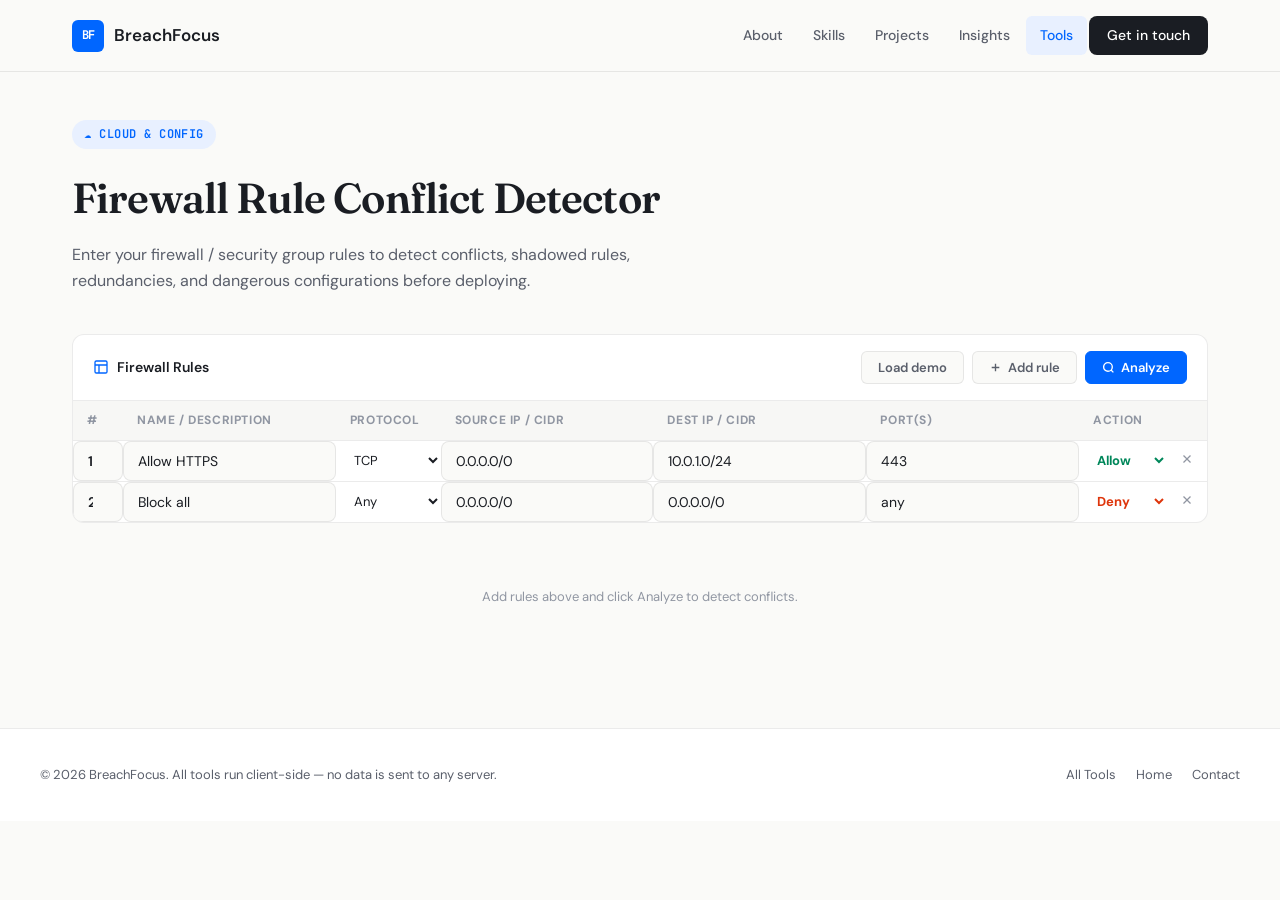
<file: tools/firewall-conflict-detector.html>
<!DOCTYPE html>
<html lang="en">
<head>
<meta charset="UTF-8">
<meta name="viewport" content="width=device-width, initial-scale=1.0">
<title>Firewall Rule Conflict Detector — BreachFocus Tools</title>
<link rel="preconnect" href="https://fonts.googleapis.com">
<link rel="preconnect" href="https://fonts.gstatic.com" crossorigin>
<link rel="stylesheet" href="../assets/theme.css">
<style>
:root { --header-h: 72px; }
.tool-hero{padding:calc(var(--header-h) + 48px) 2rem 40px;max-width:var(--max-w);margin:0 auto;}
.tool-badge{display:inline-flex;align-items:center;gap:8px;padding:5px 12px;border-radius:100px;background:var(--accent-light);color:var(--accent);font-size:12px;font-weight:600;font-family:var(--font-mono);letter-spacing:0.04em;text-transform:uppercase;margin-bottom:16px;}
.tool-hero h1{font-family:var(--font-display);font-size:clamp(28px,4vw,42px);font-weight:600;letter-spacing:-0.02em;margin-bottom:10px;}
.tool-hero p{font-size:16px;color:var(--text-secondary);max-width:640px;}

/* Rules table */
.rules-card{background:var(--bg-card);border-radius:var(--radius);border:1px solid var(--border);margin-bottom:24px;overflow:hidden;}
.rules-header{padding:16px 20px;border-bottom:1px solid var(--border);display:flex;align-items:center;justify-content:space-between;flex-wrap:wrap;gap:10px;}
.rules-header-left{display:flex;align-items:center;gap:8px;font-size:14px;font-weight:600;}
.rules-header-right{display:flex;gap:8px;}
.btn-sm{padding:7px 16px;border-radius:var(--radius-xs);font-size:13px;font-weight:600;font-family:var(--font);cursor:pointer;border:1.5px solid var(--border);background:var(--bg);color:var(--text-secondary);transition:all 0.2s;display:flex;align-items:center;gap:6px;}
.btn-sm:hover{color:var(--text);border-color:var(--border-strong);}
.btn-sm.primary{background:var(--accent);color:white;border-color:var(--accent);}
.btn-sm.primary:hover{background:var(--accent-dark);border-color:var(--accent-dark);}
.btn-sm.danger{color:var(--red);border-color:rgba(222,53,11,0.2);}
.btn-sm.danger:hover{background:var(--red-light);}

.rules-table-wrap{overflow-x:auto;}
table{width:100%;border-collapse:collapse;}
thead tr{background:#F7F7F5;}
th{padding:10px 14px;text-align:left;font-size:12px;font-weight:700;text-transform:uppercase;letter-spacing:0.05em;color:var(--text-muted);white-space:nowrap;}
td{padding:0;}
tr.rule-row td{border-top:1px solid var(--border);}
tr.rule-row:hover{background:#FAFAF8;}
td input,td select{width:100%;padding:10px 14px;border:none;background:transparent;font-size:13px;font-family:var(--font-mono);color:var(--text);outline:none;}
td input:focus,td select:focus{background:var(--accent-light);}
td select{font-family:var(--font);}
.td-action{width:40px;text-align:center;}
.td-action button{background:none;border:none;cursor:pointer;color:var(--text-muted);padding:8px;border-radius:var(--radius-xs);transition:all 0.2s;}
.td-action button:hover{color:var(--red);background:var(--red-light);}
.td-num{width:50px;}
td.td-num input{text-align:center;font-weight:600;}
.badge-allow{color:var(--green);font-weight:700;}
.badge-deny{color:var(--red);font-weight:700;}

/* Analysis */
.analysis-grid{display:grid;grid-template-columns:300px 1fr;gap:20px;align-items:start;}
.findings-panel{background:var(--bg-card);border-radius:var(--radius);border:1px solid var(--border);overflow:hidden;}
.fp-header{padding:14px 18px;border-bottom:1px solid var(--border);font-size:14px;font-weight:600;display:flex;align-items:center;gap:8px;}
.fp-body{padding:16px;}

.finding-item{padding:12px 14px;border-radius:var(--radius-sm);margin-bottom:10px;border-left:3px solid transparent;cursor:pointer;transition:opacity 0.2s;}
.finding-item:hover{opacity:0.85;}
.finding-item.conflict{background:var(--red-light);border-color:var(--red);}
.finding-item.shadow{background:var(--amber-light);border-color:var(--amber);}
.finding-item.redundant{background:#F0E6FF;border-color:#7C3AED;}
.finding-item.risky{background:var(--accent-light);border-color:var(--accent);}
.finding-item.ok{background:var(--green-light);border-color:var(--green);}
.fi-type{font-size:11px;font-weight:700;text-transform:uppercase;letter-spacing:0.05em;margin-bottom:3px;}
.finding-item.conflict .fi-type{color:var(--red);}
.finding-item.shadow .fi-type{color:var(--amber);}
.finding-item.redundant .fi-type{color:#7C3AED;}
.finding-item.risky .fi-type{color:var(--accent);}
.finding-item.ok .fi-type{color:var(--green);}
.fi-title{font-size:13px;font-weight:600;}
.fi-desc{font-size:12px;color:var(--text-secondary);margin-top:2px;}

.matrix-panel{background:var(--bg-card);border-radius:var(--radius);border:1px solid var(--border);overflow:hidden;}
.mp-header{padding:14px 18px;border-bottom:1px solid var(--border);font-size:14px;font-weight:600;display:flex;align-items:center;gap:8px;}
.mp-body{padding:16px;overflow-x:auto;}

.matrix-table{width:100%;border-collapse:collapse;font-size:12px;}
.matrix-table th,.matrix-table td{padding:8px 10px;text-align:center;border:1px solid var(--border);}
.matrix-table th{background:#F7F7F5;font-weight:600;font-size:11px;color:var(--text-muted);}
.matrix-table td{font-family:var(--font-mono);}
.cell-allow{background:#E3FCEF;color:var(--green);font-weight:700;}
.cell-deny{background:var(--red-light);color:var(--red);font-weight:700;}
.cell-conflict{background:#FFF0F0;color:var(--red);font-weight:700;animation:pulse-bg 1.5s infinite;}
@keyframes pulse-bg{0%,100%{background:#FFF0F0;}50%{background:var(--red-light);}}
.cell-empty{color:var(--text-muted);}

.stat-row{display:flex;gap:10px;margin-bottom:16px;flex-wrap:wrap;}
.stat-chip{flex:1;min-width:70px;background:var(--bg);border:1px solid var(--border);border-radius:var(--radius-sm);padding:10px 12px;text-align:center;}
.stat-chip .n{font-size:18px;font-weight:700;font-family:var(--font-mono);}
.stat-chip .l{font-size:11px;color:var(--text-muted);margin-top:1px;}

.empty-analysis{text-align:center;padding:40px 20px;color:var(--text-muted);font-size:13px;}

@media(max-width:900px){
  .analysis-grid{grid-template-columns:1fr;}
  .tool-hero,.tool-body{padding-left:1.25rem;padding-right:1.25rem;}
  .nav-links{display:none;}.mobile-toggle{display:block;}
  .nav-links.open{display:flex;flex-direction:column;position:absolute;top:var(--header-h);left:0;right:0;background:rgba(250,250,248,0.98);backdrop-filter:blur(20px);padding:16px;border-bottom:1px solid var(--border);box-shadow:0 8px 24px rgba(0,0,0,0.08);}
  .nav-links.open a{padding:12px 16px;font-size:15px;}
  .nav-links.open .nav-cta{margin-top:8px;text-align:center;}
  .rules-header{flex-direction:column;align-items:flex-start;}
  .rules-header-right{flex-wrap:wrap;}
}
@media(max-width:640px){
  /* Convert table to card layout on mobile */
  .rules-table-wrap{overflow-x:visible;}
  table,thead,tbody,th,td,tr{display:block;}
  thead{display:none;}
  tr.rule-row{border:1px solid var(--border);border-radius:var(--radius-sm);margin:8px 0;padding:12px;background:var(--bg-card);}
  tr.rule-row td{border:none;padding:4px 0;display:flex;align-items:center;gap:8px;font-size:13px;}
  tr.rule-row td::before{content:attr(data-label);font-size:11px;font-weight:700;text-transform:uppercase;letter-spacing:0.05em;color:var(--text-muted);min-width:72px;flex-shrink:0;}
  td input,td select{padding:6px 10px;font-size:13px;}
  td.td-num{display:flex;}
  td.td-action{justify-content:flex-end;}
  td.td-action::before{content:none;}
}
@media(max-width:600px){
  .tool-hero,.tool-body{padding-left:1rem;padding-right:1rem;}
  .nav-inner{padding:0 1rem;}
  .stat-row{gap:8px;}
  .stat-chip{min-width:60px;}
}
</style>
</head>
<body>

<nav class="nav" id="nav">
  <div class="nav-inner">
    <a href="../index.html" class="nav-logo">
      <div class="logo-icon">BF</div>
      BreachFocus
    </a>
    <div class="nav-links" id="navLinks">
      <a href="../index.html#about">About</a>
      <a href="../index.html#skills">Skills</a>
      <a href="../index.html#projects">Projects</a>
      <a href="../index.html#blog">Insights</a>
      <a href="index.html" class="active">Tools</a>
      <a href="../index.html#contact" class="nav-cta">Get in touch</a>
    </div>
    <button class="mobile-toggle" id="mobileToggle" aria-label="Menu">
      <svg width="24" height="24" viewBox="0 0 24 24" fill="none" stroke="currentColor" stroke-width="2"><path d="M3 12h18M3 6h18M3 18h18"/></svg>
    </button>
  </div>
</nav>

<div class="tool-hero">
  <div class="tool-badge">☁ Cloud &amp; Config</div>
  <h1>Firewall Rule Conflict Detector</h1>
  <p>Enter your firewall / security group rules to detect conflicts, shadowed rules, redundancies, and dangerous configurations before deploying.</p>
</div>

<div class="tool-body">
  <div class="rules-card">
    <div class="rules-header">
      <div class="rules-header-left">
        <svg width="16" height="16" viewBox="0 0 24 24" fill="none" stroke="var(--accent)" stroke-width="2"><rect x="3" y="3" width="18" height="18" rx="2"/><path d="M3 9h18M9 21V9"/></svg>
        Firewall Rules
      </div>
      <div class="rules-header-right">
        <button class="btn-sm" onclick="loadDemo()">Load demo</button>
        <button class="btn-sm" onclick="addRule()">
          <svg width="13" height="13" viewBox="0 0 24 24" fill="none" stroke="currentColor" stroke-width="2.5"><line x1="12" y1="5" x2="12" y2="19"/><line x1="5" y1="12" x2="19" y2="12"/></svg>
          Add rule
        </button>
        <button class="btn-sm primary" onclick="analyze()">
          <svg width="13" height="13" viewBox="0 0 24 24" fill="none" stroke="currentColor" stroke-width="2.5"><circle cx="11" cy="11" r="8"/><line x1="21" y1="21" x2="16.65" y2="16.65"/></svg>
          Analyze
        </button>
      </div>
    </div>
    <div class="rules-table-wrap">
      <table>
        <thead><tr>
          <th class="td-num">#</th>
          <th>Name / Description</th>
          <th>Protocol</th>
          <th>Source IP / CIDR</th>
          <th>Dest IP / CIDR</th>
          <th>Port(s)</th>
          <th>Action</th>
          <th></th>
        </tr></thead>
        <tbody id="rulesBody"></tbody>
      </table>
    </div>
  </div>

  <div id="analysisArea">
    <div class="empty-analysis">Add rules above and click Analyze to detect conflicts.</div>
  </div>
</div>

<script>
let rules = [];
let ruleCounter = 0;

const PROTOCOLS = ['Any','TCP','UDP','ICMP','HTTP','HTTPS','SSH','RDP','DNS','SMTP','FTP'];
const RISKY_PORTS = {22:'SSH',23:'Telnet',3389:'RDP',21:'FTP',1433:'MSSQL',3306:'MySQL',5432:'PostgreSQL',27017:'MongoDB',6379:'Redis',9200:'Elasticsearch',2181:'Zookeeper'};

function addRule(data={}) {
  ruleCounter++;
  const id = ruleCounter;
  rules.push({ id, priority: rules.length+1, name: data.name||'', proto: data.proto||'TCP', src: data.src||'', dst: data.dst||'', port: data.port||'', action: data.action||'allow' });
  renderTable();
}

function removeRule(id) {
  rules = rules.filter(r=>r.id!==id);
  rules.forEach((r,i)=>r.priority=i+1);
  renderTable();
}

function getVal(id, field) {
  const el = document.getElementById(`r_${id}_${field}`);
  return el ? el.value : '';
}

function syncRules() {
  rules.forEach(r => {
    r.name = getVal(r.id,'name');
    r.proto = getVal(r.id,'proto');
    r.src = getVal(r.id,'src');
    r.dst = getVal(r.id,'dst');
    r.port = getVal(r.id,'port');
    r.action = getVal(r.id,'action');
  });
}

function renderTable() {
  const tbody = document.getElementById('rulesBody');
  tbody.innerHTML = rules.map(r => `
    <tr class="rule-row">
      <td class="td-num" data-label="#"><input type="number" id="r_${r.id}_pri" value="${r.priority}" min="1" onchange="reorder(${r.id},this.value)" style="font-weight:600;text-align:center;width:50px;"></td>
      <td data-label="Name"><input type="text" id="r_${r.id}_name" value="${r.name}" placeholder="Rule name…"></td>
      <td data-label="Proto"><select id="r_${r.id}_proto">${PROTOCOLS.map(p=>`<option ${r.proto===p?'selected':''}>${p}</option>`).join('')}</select></td>
      <td data-label="Source"><input type="text" id="r_${r.id}_src" value="${r.src}" placeholder="0.0.0.0/0"></td>
      <td data-label="Dest"><input type="text" id="r_${r.id}_dst" value="${r.dst}" placeholder="10.0.0.0/8"></td>
      <td data-label="Port(s)"><input type="text" id="r_${r.id}_port" value="${r.port}" placeholder="80, 443"></td>
      <td data-label="Action"><select id="r_${r.id}_action" style="font-weight:700;color:${r.action==='allow'?'var(--green)':'var(--red)'}">
        <option value="allow" ${r.action==='allow'?'selected':''}>Allow</option>
        <option value="deny" ${r.action==='deny'?'selected':''}>Deny</option>
      </select></td>
      <td class="td-action"><button onclick="removeRule(${r.id})" title="Remove">
        <svg width="14" height="14" viewBox="0 0 24 24" fill="none" stroke="currentColor" stroke-width="2"><line x1="18" y1="6" x2="6" y2="18"/><line x1="6" y1="6" x2="18" y2="18"/></svg>
      </button></td>
    </tr>`).join('');
}

function reorder(id, newPri) {
  const r = rules.find(r=>r.id===id);
  if (r) r.priority = parseInt(newPri)||1;
  rules.sort((a,b)=>a.priority-b.priority);
  rules.forEach((r,i)=>r.priority=i+1);
  renderTable();
}

function loadDemo() {
  rules = []; ruleCounter = 0;
  const demo = [
    { name:'Allow HTTP inbound', proto:'TCP', src:'0.0.0.0/0', dst:'10.0.1.0/24', port:'80', action:'allow' },
    { name:'Allow HTTPS inbound', proto:'TCP', src:'0.0.0.0/0', dst:'10.0.1.0/24', port:'443', action:'allow' },
    { name:'Block all inbound', proto:'Any', src:'0.0.0.0/0', dst:'0.0.0.0/0', port:'any', action:'deny' },
    { name:'Allow SSH from office', proto:'TCP', src:'203.0.113.0/24', dst:'10.0.1.0/24', port:'22', action:'allow' },
    { name:'Block SSH from internet', proto:'TCP', src:'0.0.0.0/0', dst:'0.0.0.0/0', port:'22', action:'deny' },
    { name:'Allow all internal', proto:'Any', src:'10.0.0.0/8', dst:'10.0.0.0/8', port:'any', action:'allow' },
    { name:'Allow RDP (DANGEROUS)', proto:'TCP', src:'0.0.0.0/0', dst:'10.0.2.10', port:'3389', action:'allow' },
    { name:'Allow HTTP again (dup)', proto:'TCP', src:'0.0.0.0/0', dst:'10.0.1.0/24', port:'80', action:'allow' },
    { name:'Deny internal 3306', proto:'TCP', src:'0.0.0.0/0', dst:'10.0.3.5', port:'3306', action:'deny' },
    { name:'Allow MySQL (conflict)', proto:'TCP', src:'10.0.0.0/8', dst:'10.0.3.5', port:'3306', action:'allow' },
  ];
  demo.forEach(d => addRule(d));
}

function parsePorts(portStr) {
  if (!portStr || portStr.toLowerCase()==='any') return null; // null = any
  const parts = portStr.split(',').map(s=>s.trim());
  const nums = new Set();
  parts.forEach(p => {
    if (p.includes('-')) {
      const [a,b] = p.split('-').map(Number);
      for (let i=a;i<=Math.min(b,a+100);i++) nums.add(i); // limit range scan
    } else {
      const n = parseInt(p);
      if (!isNaN(n)) nums.add(n);
    }
  });
  return nums;
}

function portsOverlap(p1, p2) {
  if (!p1 || !p2) return true; // any overlaps with anything
  for (const p of p1) if (p2.has(p)) return true;
  return false;
}

function cidrOverlap(c1, c2) {
  if (!c1||!c2||c1==='any'||c2==='any') return true;
  if (c1==='0.0.0.0/0'||c2==='0.0.0.0/0') return true;
  if (c1===c2) return true;
  // Simple prefix check
  const getPrefix = c => c.includes('/') ? parseInt(c.split('/')[1]) : 32;
  const getNet = c => c.split('/')[0].split('.').slice(0, Math.ceil(getPrefix(c)/8)).join('.');
  const n1 = getNet(c1), n2 = getNet(c2);
  return n1.startsWith(n2) || n2.startsWith(n1);
}

function analyze() {
  syncRules();
  if (rules.length < 2) {
    document.getElementById('analysisArea').innerHTML = '<div class="empty-analysis">Add at least 2 rules to analyze conflicts.</div>';
    return;
  }

  const findings = [];

  for (let i = 0; i < rules.length; i++) {
    for (let j = i+1; j < rules.length; j++) {
      const a = rules[i], b = rules[j];
      const portsA = parsePorts(a.port), portsB = parsePorts(b.port);
      const protoMatch = a.proto===b.proto || a.proto==='Any' || b.proto==='Any';
      const srcOverlap = cidrOverlap(a.src, b.src);
      const dstOverlap = cidrOverlap(a.dst, b.dst);
      const portOverlap = portsOverlap(portsA, portsB);

      if (protoMatch && srcOverlap && dstOverlap && portOverlap) {
        if (a.action !== b.action) {
          // Conflict
          findings.push({ type:'conflict', title:`Rules #${a.priority} & #${b.priority} conflict`, desc:`"${a.name||'Rule '+a.priority}" (${a.action.toUpperCase()}) and "${b.name||'Rule '+b.priority}" (${b.action.toUpperCase()}) match overlapping traffic. Outcome depends on rule priority.`, rules:[a.id,b.id] });
        } else if (a.src===b.src && a.dst===b.dst && a.port===b.port && a.proto===b.proto) {
          // Exact duplicate
          findings.push({ type:'redundant', title:`Duplicate rules #${a.priority} & #${b.priority}`, desc:`"${a.name||'Rule '+a.priority}" and "${b.name||'Rule '+b.priority}" are exact duplicates. Remove one.`, rules:[a.id,b.id] });
        } else if (a.priority < b.priority && a.src==='0.0.0.0/0') {
          // Shadowing
          findings.push({ type:'shadow', title:`Rule #${b.priority} shadowed by #${a.priority}`, desc:`"${b.name||'Rule '+b.priority}" may never be reached because higher-priority rule #${a.priority} with broader scope matches the same traffic first.`, rules:[a.id,b.id] });
        }
      }
    }

    // Risky rule checks
    const r = rules[i];
    const ports = parsePorts(r.port);
    if (r.action === 'allow' && (r.src==='0.0.0.0/0' || !r.src)) {
      const riskyMatches = [];
      if (ports) {
        ports.forEach(p => { if (RISKY_PORTS[p]) riskyMatches.push(`${RISKY_PORTS[p]}(${p})`); });
      } else {
        riskyMatches.push('all ports');
      }
      if (riskyMatches.length > 0 || !ports) {
        findings.push({ type:'risky', title:`Rule #${r.priority} allows dangerous inbound from internet`, desc:`"${r.name||'Rule '+r.priority}" allows ${r.proto} from 0.0.0.0/0 on ${riskyMatches.join(', ')||'all ports'}. This exposes sensitive services to the internet.`, rules:[r.id] });
      }
    }

    // Allow all / any rules
    if (r.action==='allow' && (r.proto==='Any'||!r.proto) && (!r.port||r.port.toLowerCase()==='any') && (r.src==='0.0.0.0/0'||!r.src)) {
      findings.push({ type:'conflict', title:`Rule #${r.priority} is a full allow-all`, desc:`"${r.name||'Rule '+r.priority}" allows ALL traffic from all sources. This is equivalent to no firewall.`, rules:[r.id] });
    }
  }

  // OK state
  if (findings.length === 0) {
    findings.push({ type:'ok', title:'No conflicts detected', desc:'No overlapping rules, duplicates, or obvious misconfigurations found.', rules:[] });
  }

  const conflicts = findings.filter(f=>f.type==='conflict').length;
  const shadows = findings.filter(f=>f.type==='shadow').length;
  const redundants = findings.filter(f=>f.type==='redundant').length;
  const risky = findings.filter(f=>f.type==='risky').length;

  // Build matrix (simplified — source vs dest by rule)
  const matrixHtml = buildMatrix();

  document.getElementById('analysisArea').innerHTML = `
    <div class="analysis-grid">
      <div>
        <div class="findings-panel">
          <div class="fp-header">
            <svg width="15" height="15" viewBox="0 0 24 24" fill="none" stroke="var(--accent)" stroke-width="2"><circle cx="12" cy="12" r="10"/><line x1="12" y1="8" x2="12" y2="12"/><line x1="12" y1="16" x2="12.01" y2="16"/></svg>
            Findings (${findings.length})
          </div>
          <div class="fp-body">
            <div class="stat-row">
              <div class="stat-chip"><div class="n" style="color:var(--red)">${conflicts}</div><div class="l">Conflicts</div></div>
              <div class="stat-chip"><div class="n" style="color:var(--amber)">${shadows}</div><div class="l">Shadowed</div></div>
              <div class="stat-chip"><div class="n" style="color:#7C3AED">${redundants}</div><div class="l">Duplicate</div></div>
              <div class="stat-chip"><div class="n" style="color:var(--accent)">${risky}</div><div class="l">Risky</div></div>
            </div>
            ${findings.map(f=>`
              <div class="finding-item ${f.type}">
                <div class="fi-type">${f.type}</div>
                <div class="fi-title">${f.title}</div>
                <div class="fi-desc">${f.desc}</div>
              </div>`).join('')}
          </div>
        </div>
      </div>
      <div>
        <div class="matrix-panel">
          <div class="mp-header">
            <svg width="15" height="15" viewBox="0 0 24 24" fill="none" stroke="var(--accent)" stroke-width="2"><rect x="3" y="3" width="18" height="18" rx="2"/><path d="M3 9h18M9 21V9"/></svg>
            Rule Overview Matrix
          </div>
          <div class="mp-body">${matrixHtml}</div>
        </div>
      </div>
    </div>`;
}

function buildMatrix() {
  if (!rules.length) return '<div class="empty-analysis">No rules to display.</div>';
  const cols = ['Priority','Name','Protocol','Source','Destination','Port','Action','Issues'];
  const conflictedIds = new Set();

  // Mark conflicted rules
  for (let i=0;i<rules.length;i++) for (let j=i+1;j<rules.length;j++) {
    const a=rules[i],b=rules[j];
    if (a.action!==b.action && cidrOverlap(a.src,b.src) && cidrOverlap(a.dst,b.dst) && (a.proto===b.proto||a.proto==='Any'||b.proto==='Any')) {
      conflictedIds.add(a.id); conflictedIds.add(b.id);
    }
  }

  let html = '<table class="matrix-table"><thead><tr>';
  cols.forEach(c=>`<th>${c}</th>`).forEach(h=>html+=h);
  html += '</tr></thead><tbody>';

  rules.forEach(r => {
    const hasConflict = conflictedIds.has(r.id);
    const isRisky = r.action==='allow' && (r.src==='0.0.0.0/0'||!r.src);
    const cls = hasConflict ? 'cell-conflict' : r.action==='allow'?'cell-allow':'cell-deny';
    html += `<tr>
      <td style="font-weight:700">${r.priority}</td>
      <td style="text-align:left;font-family:var(--font);font-size:13px">${r.name||'—'}</td>
      <td>${r.proto||'Any'}</td>
      <td>${r.src||'any'}</td>
      <td>${r.dst||'any'}</td>
      <td>${r.port||'any'}</td>
      <td class="${cls}">${r.action.toUpperCase()}</td>
      <td style="font-size:12px;">${hasConflict?'⚡ Conflict':isRisky?'⚠ Risky':'✓'}</td>
    </tr>`;
  });
  html += '</tbody></table>';
  return html;
}

// Init with a couple empty rows
addRule({ name:'Allow HTTPS', proto:'TCP', src:'0.0.0.0/0', dst:'10.0.1.0/24', port:'443', action:'allow' });
addRule({ name:'Block all', proto:'Any', src:'0.0.0.0/0', dst:'0.0.0.0/0', port:'any', action:'deny' });

// Nav scroll effect
window.addEventListener('scroll', () => {
  document.getElementById('nav').classList.toggle('scrolled', window.scrollY > 20);
});

// Mobile nav toggle with animated hamburger ↔ X
const mobileToggle = document.getElementById('mobileToggle');
const navLinks = document.getElementById('navLinks');
mobileToggle.addEventListener('click', () => {
  const isOpen = navLinks.classList.toggle('open');
  mobileToggle.innerHTML = isOpen
    ? '<svg width="24" height="24" viewBox="0 0 24 24" fill="none" stroke="currentColor" stroke-width="2"><line x1="18" y1="6" x2="6" y2="18"/><line x1="6" y1="6" x2="18" y2="18"/></svg>'
    : '<svg width="24" height="24" viewBox="0 0 24 24" fill="none" stroke="currentColor" stroke-width="2"><path d="M3 12h18M3 6h18M3 18h18"/></svg>';
});

// Close mobile menu on link click
document.querySelectorAll('.nav-links a').forEach(a => {
  a.addEventListener('click', () => {
    navLinks.classList.remove('open');
    mobileToggle.innerHTML = '<svg width="24" height="24" viewBox="0 0 24 24" fill="none" stroke="currentColor" stroke-width="2"><path d="M3 12h18M3 6h18M3 18h18"/></svg>';
  });
});

// Close mobile menu on outside click
document.addEventListener('click', (e) => {
  if (!e.target.closest('.nav-inner')) {
    navLinks.classList.remove('open');
    mobileToggle.innerHTML = '<svg width="24" height="24" viewBox="0 0 24 24" fill="none" stroke="currentColor" stroke-width="2"><path d="M3 12h18M3 6h18M3 18h18"/></svg>';
  }
});
</script>

<footer class="footer">
  <div class="footer-inner">
    <div class="footer-copy">&copy; 2026 BreachFocus. All tools run client-side — no data is sent to any server.</div>
    <div class="footer-links">
      <a href="index.html">All Tools</a>
      <a href="../index.html">Home</a>
      <a href="../index.html#contact">Contact</a>
    </div>
  </div>
</footer>
</body>
</html>
</file>
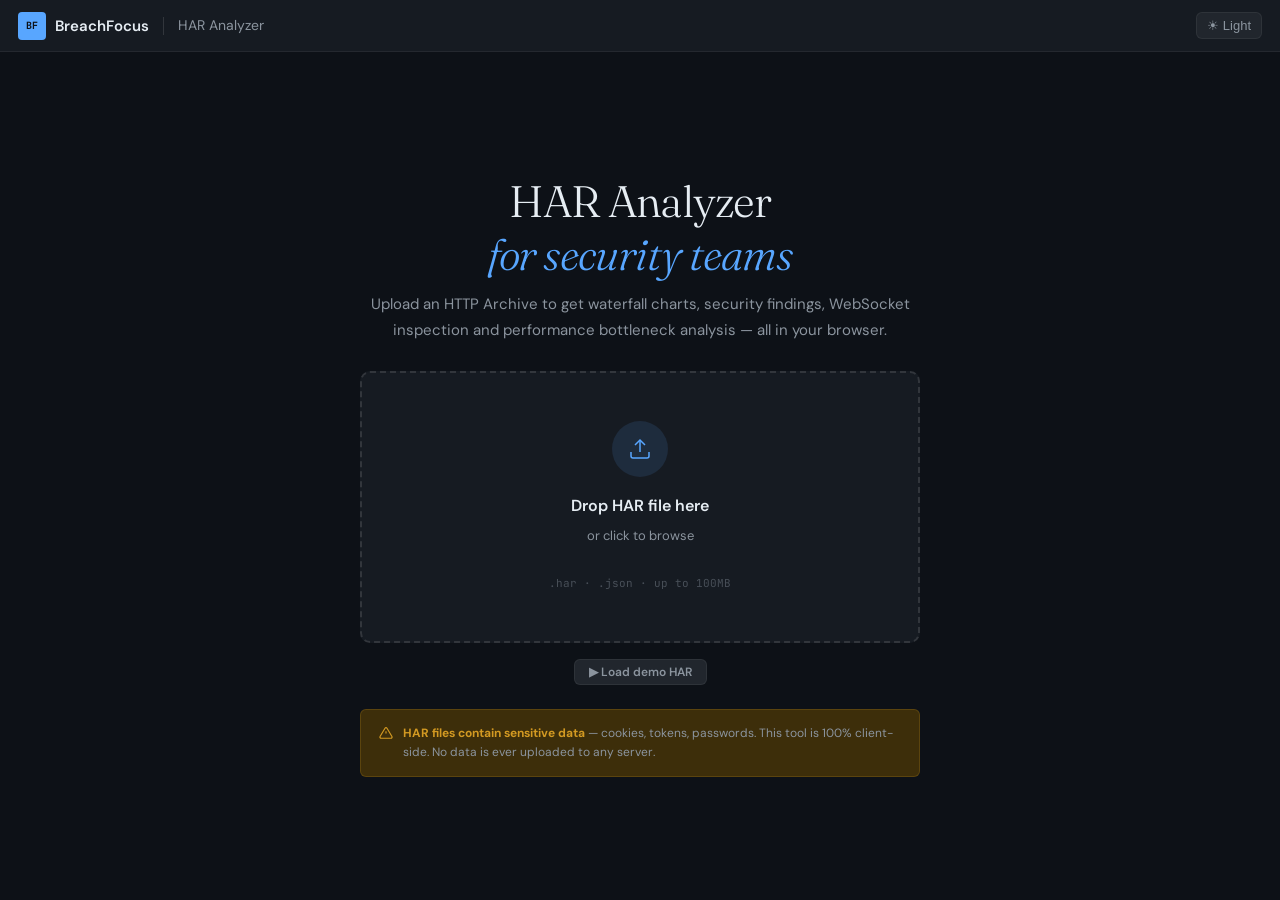
<file: tools/har-analyzer.html>
<!DOCTYPE html>
<html lang="en">
<head>
<meta charset="UTF-8">
<meta name="viewport" content="width=device-width, initial-scale=1.0">
<title>HAR Analyzer — BreachFocus</title>
<link rel="preconnect" href="https://fonts.googleapis.com">
<link rel="preconnect" href="https://fonts.gstatic.com" crossorigin>
<link rel="stylesheet" href="../assets/theme.css">
<style>
:root{--bg:#0D1117;--bg2:#161B22;--bg3:#21262D;--bgc:#1C2128;--text:#E6EDF3;--texts:#8B949E;--textm:#484F58;--acc:#58A6FF;--accd:#1F3A5F;--grn:#3FB950;--grnd:#1A3526;--red:#F85149;--redd:#3D1A1A;--amb:#D29922;--ambd:#3D2E0A;--pur:#BC8CFF;--purd:#2D1F4A;--cyn:#39C5CF;--cynd:#0E2E30;--brd:rgba(255,255,255,0.06);--brds:rgba(255,255,255,0.12);--r:10px;--rs:6px;--rx:4px;--font:'DM Sans',sans-serif;--mono:'JetBrains Mono',monospace;--dsp:'Fraunces',Georgia,serif;--sh:0 8px 32px rgba(0,0,0,.4)}
html,body{height:100%;overflow:hidden}
body{display:flex;flex-direction:column}
.topbar{height:52px;background:var(--bg2);border-bottom:1px solid var(--brd);display:flex;align-items:center;padding:0 18px;gap:14px;flex-shrink:0;z-index:100}
.logo{display:flex;align-items:center;gap:9px;text-decoration:none}
.logo-mark{width:28px;height:28px;background:var(--acc);border-radius:var(--rx);display:flex;align-items:center;justify-content:center;color:#0D1117;font-family:var(--mono);font-weight:700;font-size:10px}
.logo-name{font-weight:600;font-size:15px;color:var(--text)}
.logo-sep,.logo-tool{font-size:14px;color:var(--texts)}
.tb-div{width:1px;height:18px;background:var(--brds)}
.tb-r{display:flex;align-items:center;gap:8px;margin-left:auto}
.btn{display:inline-flex;align-items:center;gap:6px;padding:6px 14px;border-radius:var(--rs);font-size:12px;font-weight:600;font-family:var(--font);cursor:pointer;border:none;transition:all .2s}
.btn-g{background:var(--bg3);color:var(--texts);border:1px solid var(--brd)}.btn-g:hover{color:var(--text);border-color:var(--brds)}
.btn-a{background:var(--acc);color:#0D1117}.btn-a:hover{opacity:.85}
.th-btn{background:var(--bg3);border:1px solid var(--brd);border-radius:var(--rs);padding:5px 10px;color:var(--texts);cursor:pointer;font-size:13px;transition:all .2s}.th-btn:hover{color:var(--text)}
.app{display:flex;flex:1;overflow:hidden}
.sidebar{width:220px;background:var(--bg2);border-right:1px solid var(--brd);display:flex;flex-direction:column;flex-shrink:0;overflow-y:auto}
.sidebar::-webkit-scrollbar{width:3px}.sidebar::-webkit-scrollbar-thumb{background:var(--brds);border-radius:2px}
.sb-sec{padding:14px 10px 6px}
.sb-lbl{font-size:10px;font-weight:700;text-transform:uppercase;letter-spacing:.08em;color:var(--textm);padding:0 8px;margin-bottom:6px;display:block}
.nav-btn{display:flex;align-items:center;gap:8px;width:100%;padding:7px 9px;border-radius:var(--rs);border:none;background:none;color:var(--texts);font-size:12px;font-weight:500;font-family:var(--font);cursor:pointer;text-align:left;transition:all .15s}
.nav-btn:hover{background:var(--bg3);color:var(--text)}.nav-btn.active{background:var(--accd);color:var(--acc)}
.sb-div{height:1px;background:var(--brd);margin:6px 10px}
.sb-stats{padding:10px;display:flex;flex-direction:column;gap:6px}
.sb-stat{background:var(--bg3);border:1px solid var(--brd);border-radius:var(--rs);padding:10px 12px}
.sb-stat .val{font-size:18px;font-weight:700;font-family:var(--mono);line-height:1}
.sb-stat .lbl{font-size:10px;color:var(--texts);margin-top:3px}
.content{flex:1;display:flex;flex-direction:column;overflow:hidden}
.upload-screen{flex:1;display:flex;flex-direction:column;align-items:center;justify-content:center;padding:40px}
.upload-screen.hidden{display:none}
.uh{text-align:center;max-width:560px}
.uh h1{font-family:var(--dsp);font-size:clamp(26px,4vw,44px);font-weight:300;letter-spacing:-.02em;line-height:1.2;margin-bottom:12px}
.uh h1 em{font-style:italic;color:var(--acc)}
.uh p{font-size:15px;color:var(--texts);line-height:1.7;margin-bottom:28px}
.drop-zone{border:2px dashed var(--brds);border-radius:var(--r);padding:48px 32px;text-align:center;cursor:pointer;transition:all .25s;background:var(--bg2);position:relative}
.drop-zone:hover,.drop-zone.drag{border-color:var(--acc);background:var(--accd)}
.drop-zone input{position:absolute;inset:0;opacity:0;cursor:pointer;width:100%;height:100%}
.di{width:56px;height:56px;background:rgba(88,166,255,.12);border-radius:50%;display:flex;align-items:center;justify-content:center;margin:0 auto 16px;color:var(--acc)}
.drop-zone h3{font-size:16px;font-weight:600;margin-bottom:6px}
.drop-zone p{font-size:13px;color:var(--texts)}
.drop-zone .hint{font-size:11px;color:var(--textm);margin-top:8px;font-family:var(--mono)}
.sec-note{margin-top:24px;padding:14px 18px;background:var(--ambd);border:1px solid rgba(210,153,34,.2);border-radius:var(--rs);display:flex;align-items:flex-start;gap:10px;text-align:left;max-width:560px}
.sec-note svg{flex-shrink:0;color:var(--amb);margin-top:2px}
.sec-note p{font-size:12px;color:var(--texts);line-height:1.6}
.sec-note strong{color:var(--amb)}
.fill{flex:1;overflow:hidden;display:flex;flex-direction:column}
.tab-content{flex:1;overflow:hidden;display:none;flex-direction:column}.tab-content.active{display:flex}
.scroll{overflow-y:auto;flex:1}.scroll::-webkit-scrollbar{width:5px}.scroll::-webkit-scrollbar-thumb{background:var(--brds);border-radius:3px}
.toolbar{display:flex;align-items:center;gap:10px;padding:10px 16px;border-bottom:1px solid var(--brd);flex-shrink:0;flex-wrap:wrap}
.search-box{display:flex;align-items:center;gap:8px;background:var(--bg3);border:1px solid var(--brd);border-radius:var(--rs);padding:6px 12px;flex:1;min-width:180px;max-width:340px}
.search-box input{background:none;border:none;color:var(--text);font-size:13px;font-family:var(--font);outline:none;width:100%}
.search-box input::placeholder{color:var(--textm)}
.filter-btn{padding:5px 11px;border-radius:100px;font-size:11px;font-weight:600;cursor:pointer;border:1px solid var(--brd);background:var(--bg3);color:var(--texts);font-family:var(--font);transition:all .15s}
.filter-btn:hover{border-color:var(--brds);color:var(--text)}
.filter-btn.active{background:var(--acc);color:#0D1117;border-color:var(--acc)}
.f2.active{background:var(--grn);border-color:var(--grn)}.f3.active{background:var(--cyn);border-color:var(--cyn)}.f4.active{background:var(--amb);border-color:var(--amb)}.f5.active{background:var(--red);color:#fff;border-color:var(--red)}
.sort-sel{padding:6px 10px;background:var(--bg3);border:1px solid var(--brd);border-radius:var(--rs);color:var(--texts);font-size:12px;font-family:var(--font);cursor:pointer;outline:none}
.panel{background:var(--bg2);border-radius:var(--r);border:1px solid var(--brd);overflow:hidden}
.ph{padding:12px 16px;border-bottom:1px solid var(--brd);display:flex;align-items:center;justify-content:space-between}
.pt{font-size:12px;font-weight:600;display:flex;align-items:center;gap:8px}
.psub{font-size:11px;color:var(--texts);font-family:var(--mono)}
.overview-grid{display:grid;grid-template-columns:repeat(auto-fill,minmax(155px,1fr));gap:10px;padding:16px}
.kpi{background:var(--bgc);border:1px solid var(--brd);border-radius:var(--rs);padding:14px 16px}
.kpi .val{font-size:22px;font-weight:700;font-family:var(--mono);line-height:1;margin-bottom:4px}
.kpi .lbl{font-size:11px;color:var(--texts)}.kpi .sub{font-size:10px;color:var(--textm);margin-top:2px;font-family:var(--mono)}
.two-col{display:grid;grid-template-columns:1fr 1fr;gap:12px;padding:0 16px 16px}
.bar-chart{padding:12px 16px;display:flex;flex-direction:column;gap:8px}
.bar-row{display:flex;align-items:center;gap:10px}
.bar-label{font-size:11px;font-family:var(--mono);width:76px;flex-shrink:0;color:var(--texts);text-align:right;overflow:hidden;text-overflow:ellipsis;white-space:nowrap}
.bar-track{flex:1;height:7px;background:var(--bg3);border-radius:4px;overflow:hidden}
.bar-fill{height:100%;border-radius:4px;transition:width .6s ease}
.bar-val{font-size:10px;font-family:var(--mono);color:var(--textm);width:36px;text-align:right}
.mp{display:inline-block;padding:1px 7px;border-radius:100px;font-size:10px;font-weight:700;font-family:var(--mono)}
.GET{background:rgba(63,185,80,.12);color:var(--grn)}.POST{background:rgba(88,166,255,.12);color:var(--acc)}.PUT{background:rgba(210,153,34,.12);color:var(--amb)}.DELETE{background:rgba(248,81,73,.12);color:var(--red)}.PATCH{background:rgba(188,140,255,.12);color:var(--pur)}.OPTIONS{background:rgba(57,197,207,.12);color:var(--cyn)}.HEAD{background:rgba(255,255,255,.06);color:var(--texts)}.OTHER{background:rgba(255,255,255,.06);color:var(--texts)}
.st{display:inline-block;padding:1px 7px;border-radius:100px;font-size:10px;font-weight:700;font-family:var(--mono)}
.s0{background:rgba(248,81,73,.08);color:var(--textm)}.s1{background:rgba(255,255,255,.06);color:var(--texts)}.s2{background:rgba(63,185,80,.12);color:var(--grn)}.s3{background:rgba(57,197,207,.12);color:var(--cyn)}.s4{background:rgba(210,153,34,.12);color:var(--amb)}.s5{background:rgba(248,81,73,.12);color:var(--red)}
.split{display:flex;flex:1;overflow:hidden}
.split-l{flex:1;display:flex;flex-direction:column;overflow:hidden}
.wf-wrap{flex:1;overflow:auto}
.wf-table{width:100%;border-collapse:collapse;font-size:12px;min-width:860px}
.wf-table th{padding:8px 10px;text-align:left;font-size:10px;font-weight:700;text-transform:uppercase;letter-spacing:.06em;color:var(--textm);background:var(--bg2);position:sticky;top:0;z-index:10;border-bottom:1px solid var(--brd);white-space:nowrap;cursor:pointer;user-select:none}
.wf-table th:hover{color:var(--texts)}
.wf-table td{padding:7px 10px;border-bottom:1px solid var(--brd);vertical-align:middle}
.wf-table tr:hover td{background:rgba(255,255,255,.02)}.wf-table tr.sel td{background:var(--accd)!important}.wf-table tr{cursor:pointer}
.url-cell{max-width:260px;overflow:hidden;text-overflow:ellipsis;white-space:nowrap;font-family:var(--mono);font-size:11px}
.url-domain{color:var(--textm)}.url-path{color:var(--text)}
.wf-bar-wrap{width:100%;min-width:100px;height:12px;background:var(--bg3);border-radius:2px;position:relative;overflow:visible}
.wf-seg{position:absolute;height:100%;border-radius:2px}
.seg-blocked{background:rgba(255,255,255,.15)}.seg-dns{background:var(--pur)}.seg-connect{background:var(--amb)}.seg-ssl{background:var(--cyn)}.seg-send{background:var(--grn)}.seg-wait{background:rgba(88,166,255,.6)}.seg-receive{background:var(--acc)}
.sz{font-family:var(--mono);font-size:11px;color:var(--texts);white-space:nowrap}
.tc{font-family:var(--mono);font-size:11px;white-space:nowrap}
.detail-panel{width:400px;border-left:1px solid var(--brd);display:flex;flex-direction:column;background:var(--bg2);flex-shrink:0;overflow:hidden;transition:width .3s}
.detail-panel.collapsed{width:0;border:none}
.dh{padding:11px 14px;border-bottom:1px solid var(--brd);display:flex;align-items:center;gap:10px;flex-shrink:0}
.dc-btn{background:none;border:none;color:var(--texts);cursor:pointer;padding:2px;border-radius:var(--rx);transition:color .2s}.dc-btn:hover{color:var(--text)}
.dtitle{font-size:13px;font-weight:600;flex:1;overflow:hidden;text-overflow:ellipsis;white-space:nowrap}
.dtabs{display:flex;gap:2px;padding:7px 10px;border-bottom:1px solid var(--brd);flex-shrink:0}
.dtab{padding:4px 11px;border-radius:100px;font-size:11px;font-weight:600;cursor:pointer;border:none;background:none;color:var(--texts);transition:all .15s;font-family:var(--font)}
.dtab.active{background:var(--accd);color:var(--acc)}
.dbody{flex:1;overflow-y:auto;padding:12px 14px}
.dbody::-webkit-scrollbar{width:4px}.dbody::-webkit-scrollbar-thumb{background:var(--brds);border-radius:2px}
.section-head{font-size:10px;font-weight:700;text-transform:uppercase;letter-spacing:.07em;color:var(--textm);padding:10px 0 5px;display:block}
.kv-row{display:flex;gap:8px;padding:5px 0;border-bottom:1px solid var(--brd)}
.kv-row:last-child{border:none}
.kv-key{font-family:var(--mono);font-size:11px;color:var(--texts);flex-shrink:0;width:150px;overflow:hidden;text-overflow:ellipsis}
.kv-val{font-family:var(--mono);font-size:11px;color:var(--text);word-break:break-all;flex:1}
.kv-val.flagged{color:var(--red)}.kv-val.warn{color:var(--amb)}
.timing-rows{display:flex;flex-direction:column;gap:6px}
.timing-row{display:flex;align-items:center;gap:10px}
.timing-label{font-size:11px;color:var(--texts);width:100px;flex-shrink:0}
.timing-track{flex:1;height:8px;background:var(--bg3);border-radius:4px;overflow:hidden}
.timing-fill{height:100%;border-radius:4px}
.timing-val{font-family:var(--mono);font-size:11px;color:var(--texts);width:60px;text-align:right}
.sec-wrap{padding:16px;display:flex;flex-direction:column;gap:10px}
.finding{border-radius:var(--rs);padding:13px 15px;border-left:3px solid}
.finding.critical{background:var(--redd);border-color:var(--red)}.finding.high{background:var(--ambd);border-color:var(--amb)}.finding.medium{background:rgba(88,166,255,.06);border-color:var(--acc)}.finding.info{background:var(--bg3);border-color:var(--brds)}
.fhdr{display:flex;align-items:center;gap:8px;margin-bottom:5px}
.fsev{font-size:10px;font-weight:700;text-transform:uppercase;padding:2px 7px;border-radius:100px}
.critical .fsev{background:var(--red);color:#fff}.high .fsev{background:var(--amb);color:#0D1117}.medium .fsev{background:var(--acc);color:#0D1117}.info .fsev{background:var(--bg3);color:var(--texts);border:1px solid var(--brds)}
.ftitle{font-size:13px;font-weight:600}
.fdesc{font-size:12px;color:var(--texts);line-height:1.6}
.fdetail{font-family:var(--mono);font-size:11px;color:var(--textm);margin-top:6px;background:rgba(0,0,0,.3);padding:6px 10px;border-radius:var(--rx);word-break:break-all}
.fcnt{font-family:var(--mono);font-size:11px;color:var(--textm);margin-left:auto}
.ws-list{padding:12px;display:flex;flex-direction:column;gap:8px}
.ws-card{background:var(--bgc);border:1px solid var(--brd);border-radius:var(--rs);overflow:hidden}
.ws-hdr{padding:10px 14px;display:flex;align-items:center;gap:10px;cursor:pointer;transition:background .15s}
.ws-hdr:hover{background:rgba(255,255,255,.02)}
.ws-url{font-family:var(--mono);font-size:11px;color:var(--acc);flex:1;overflow:hidden;text-overflow:ellipsis;white-space:nowrap}
.ws-meta{font-size:11px;color:var(--texts);white-space:nowrap}
.ws-msgs{padding:0 14px 12px;display:flex;flex-direction:column;gap:3px;max-height:260px;overflow-y:auto}
.ws-msg{display:flex;gap:10px;font-size:11px;font-family:var(--mono);padding:4px 8px;border-radius:var(--rx)}
.ws-msg.sent{background:rgba(63,185,80,.08)}.ws-msg.recv{background:rgba(88,166,255,.08)}
.ws-dir{width:10px;height:10px;border-radius:50%;flex-shrink:0;margin-top:1px}
.sent .ws-dir{background:var(--grn)}.recv .ws-dir{background:var(--acc)}
.ws-ts{color:var(--textm);flex-shrink:0}.ws-data{color:var(--texts);word-break:break-all;flex:1}
.perf-wrap{padding:16px;display:flex;flex-direction:column;gap:12px}
.domain-list{padding:12px 16px;display:flex;flex-direction:column;gap:6px}
.domain-row{display:flex;align-items:center;gap:10px}
.domain-name{font-size:11px;font-family:var(--mono);color:var(--texts);flex:1;overflow:hidden;text-overflow:ellipsis;white-space:nowrap;min-width:0}
.domain-bw{width:110px;height:6px;background:var(--bg3);border-radius:3px;overflow:hidden;flex-shrink:0}
.domain-b{height:100%;border-radius:3px}
.domain-cnt{font-size:10px;font-family:var(--mono);color:var(--textm);width:28px;text-align:right;flex-shrink:0}
.empty{text-align:center;padding:36px 20px;color:var(--textm)}.empty p{font-size:13px;margin-top:8px}
.loading{position:fixed;inset:0;background:rgba(13,17,23,.9);display:flex;align-items:center;justify-content:center;flex-direction:column;gap:12px;z-index:200}
.loading.hidden{display:none}
.spinner{width:34px;height:34px;border:3px solid var(--brds);border-top-color:var(--acc);border-radius:50%;animation:spin .7s linear infinite}
@keyframes spin{to{transform:rotate(360deg)}}
.loading p{font-size:14px;color:var(--texts)}
.chip-row{display:flex;gap:6px;flex-wrap:wrap;padding:0 16px 14px}
.chip{display:inline-flex;align-items:center;gap:5px;padding:4px 10px;border-radius:100px;font-size:11px;font-weight:500;border:1px solid var(--brds);color:var(--texts)}
.export-menu{position:relative}
.export-dd{position:absolute;right:0;top:calc(100% + 6px);background:var(--bgc);border:1px solid var(--brds);border-radius:var(--rs);padding:6px;z-index:50;min-width:160px;display:none;box-shadow:var(--sh)}
.export-dd.open{display:block}
.export-item{padding:8px 12px;border-radius:var(--rx);font-size:12px;cursor:pointer;color:var(--texts);transition:all .15s;display:flex;align-items:center;gap:8px}
.export-item:hover{background:var(--bg3);color:var(--text)}
body.light{--bg:#F6F8FA;--bg2:#FFFFFF;--bg3:#F0F2F4;--bgc:#FFFFFF;--text:#1F2328;--texts:#656D76;--textm:#9CA3AF;--brd:rgba(0,0,0,0.08);--brds:rgba(0,0,0,0.15);--accd:#DBEAFE;--redd:#FEE2E2;--ambd:#FEF3C7;--grnd:#DCFCE7;--purd:#EDE9FE;--cynd:#CFFAFE}
</style>
</head>
<body>
<div class="loading hidden" id="loading"><div class="spinner"></div><p id="lmsg">Parsing HAR…</p></div>
<header class="topbar">
  <a href="../index.html" class="logo"><div class="logo-mark">BF</div><span class="logo-name">BreachFocus</span></a>
  <div class="tb-div"></div><span class="logo-tool">HAR Analyzer</span>
  <div class="tb-r">
    <button class="btn btn-g" id="newBtn" style="display:none" onclick="document.getElementById('fi').click()">
      <svg width="12" height="12" viewBox="0 0 24 24" fill="none" stroke="currentColor" stroke-width="2.5"><path d="M21 15v4a2 2 0 0 1-2 2H5a2 2 0 0 1-2-2v-4"/><polyline points="17 8 12 3 7 8"/><line x1="12" y1="3" x2="12" y2="15"/></svg>
      New file
    </button>
    <div class="export-menu" id="expMenu" style="display:none">
      <button class="btn btn-g" onclick="toggleExp()">Export ▾</button>
      <div class="export-dd" id="expDd">
        <div class="export-item" onclick="exportCSV()">📊 Export CSV</div>
        <div class="export-item" onclick="exportJSON()">📄 Filtered HAR</div>
        <div class="export-item" onclick="exportReport()">🔒 Security report</div>
        <div class="export-item" onclick="redactHAR()">🔏 Redacted HAR</div>
      </div>
    </div>
    <button class="th-btn" onclick="toggleTheme()">☀ Light</button>
  </div>
</header>
<div class="app">
  <nav class="sidebar" id="sb" style="display:none">
    <div class="sb-sec">
      <span class="sb-lbl">Views</span>
      <button class="nav-btn active" onclick="switchTab('overview')" id="nav-overview"><svg width="12" height="12" viewBox="0 0 24 24" fill="none" stroke="currentColor" stroke-width="2"><rect x="3" y="3" width="7" height="7"/><rect x="14" y="3" width="7" height="7"/><rect x="14" y="14" width="7" height="7"/><rect x="3" y="14" width="7" height="7"/></svg>Overview</button>
      <button class="nav-btn" onclick="switchTab('waterfall')" id="nav-waterfall"><svg width="12" height="12" viewBox="0 0 24 24" fill="none" stroke="currentColor" stroke-width="2"><line x1="8" y1="6" x2="21" y2="6"/><line x1="8" y1="12" x2="21" y2="12"/><line x1="8" y1="18" x2="21" y2="18"/><line x1="3" y1="6" x2="3.01" y2="6"/><line x1="3" y1="12" x2="3.01" y2="12"/><line x1="3" y1="18" x2="3.01" y2="18"/></svg>Waterfall</button>
      <button class="nav-btn" onclick="switchTab('security')" id="nav-security"><svg width="12" height="12" viewBox="0 0 24 24" fill="none" stroke="currentColor" stroke-width="2"><path d="M12 22s8-4 8-10V5l-8-3-8 3v7c0 6 8 10 8 10z"/></svg>Security <span id="sc-cnt" style="font-size:10px;background:var(--redd);color:var(--red);padding:1px 5px;border-radius:100px;margin-left:4px;font-weight:700;display:none"></span></button>
      <button class="nav-btn" onclick="switchTab('websocket')" id="nav-websocket"><svg width="12" height="12" viewBox="0 0 24 24" fill="none" stroke="currentColor" stroke-width="2"><path d="M5 12h14M12 5l7 7-7 7"/></svg>WebSockets <span id="ws-cnt" style="font-size:10px;background:var(--accd);color:var(--acc);padding:1px 5px;border-radius:100px;margin-left:4px;font-weight:700;display:none"></span></button>
      <button class="nav-btn" onclick="switchTab('performance')" id="nav-performance"><svg width="12" height="12" viewBox="0 0 24 24" fill="none" stroke="currentColor" stroke-width="2"><path d="M22 12h-4l-3 9L9 3l-3 9H2"/></svg>Performance</button>
    </div>
    <div class="sb-div"></div>
    <div class="sb-sec"><span class="sb-lbl">Summary</span></div>
    <div class="sb-stats">
      <div class="sb-stat"><div class="val" id="sb-tot" style="color:var(--acc)">—</div><div class="lbl">Requests</div></div>
      <div class="sb-stat"><div class="val" id="sb-sz" style="color:var(--grn)">—</div><div class="lbl">Transferred</div></div>
      <div class="sb-stat"><div class="val" id="sb-dur" style="color:var(--amb)">—</div><div class="lbl">Duration</div></div>
      <div class="sb-stat"><div class="val" id="sb-err" style="color:var(--red)">—</div><div class="lbl">Errors</div></div>
    </div>
  </nav>
  <div class="content">
    <div class="upload-screen" id="uploadScreen">
      <div class="uh">
        <h1>HAR Analyzer<br><em>for security teams</em></h1>
        <p>Upload an HTTP Archive to get waterfall charts, security findings, WebSocket inspection and performance bottleneck analysis — all in your browser.</p>
        <div class="drop-zone" id="dz">
          <input type="file" id="fi" accept=".har,.json">
          <div class="di"><svg width="24" height="24" viewBox="0 0 24 24" fill="none" stroke="currentColor" stroke-width="1.5"><path d="M21 15v4a2 2 0 0 1-2 2H5a2 2 0 0 1-2-2v-4"/><polyline points="17 8 12 3 7 8"/><line x1="12" y1="3" x2="12" y2="15"/></svg></div>
          <h3>Drop HAR file here</h3><p>or click to browse</p>
          <div class="hint">.har · .json · up to 100MB</div>
        </div>
        <button class="btn btn-g" style="margin-top:16px" onclick="loadDemo()">▶ Load demo HAR</button>
      </div>
      <div class="sec-note">
        <svg width="14" height="14" viewBox="0 0 24 24" fill="none" stroke="currentColor" stroke-width="2"><path d="M10.29 3.86L1.82 18a2 2 0 0 0 1.71 3h16.94a2 2 0 0 0 1.71-3L13.71 3.86a2 2 0 0 0-3.42 0z"/><line x1="12" y1="9" x2="12" y2="13"/><line x1="12" y1="17" x2="12.01" y2="17"/></svg>
        <p><strong>HAR files contain sensitive data</strong> — cookies, tokens, passwords. This tool is 100% client-side. No data is ever uploaded to any server.</p>
      </div>
    </div>
    <div class="fill" id="app" style="display:none">
      <div class="tab-content active scroll" id="tab-overview">
        <div class="overview-grid" id="kpiGrid"></div>
        <div class="chip-row" id="pageChips"></div>
        <div class="two-col">
          <div class="panel"><div class="ph"><div class="pt">Status codes</div></div><div class="bar-chart" id="statusChart"></div></div>
          <div class="panel"><div class="ph"><div class="pt">HTTP methods</div></div><div class="bar-chart" id="methodChart"></div></div>
        </div>
        <div class="two-col">
          <div class="panel"><div class="ph"><div class="pt">Top domains</div><div class="psub" id="dcnt"></div></div><div class="domain-list" id="domainList"></div></div>
          <div class="panel"><div class="ph"><div class="pt">Content types</div></div><div class="bar-chart" id="typeChart"></div></div>
        </div>
        <div class="two-col">
          <div class="panel"><div class="ph"><div class="pt">Slowest requests</div><div class="psub">top 10</div></div><div class="bar-chart" id="slowChart"></div></div>
          <div class="panel"><div class="ph"><div class="pt">Largest responses</div><div class="psub">top 10</div></div><div class="bar-chart" id="sizeChart"></div></div>
        </div>
      </div>
      <div class="tab-content" id="tab-waterfall">
        <div class="toolbar">
          <div class="search-box"><svg width="12" height="12" viewBox="0 0 24 24" fill="none" stroke="currentColor" stroke-width="2.5"><circle cx="11" cy="11" r="8"/><line x1="21" y1="21" x2="16.65" y2="16.65"/></svg><input type="text" id="wfSrch" placeholder="Filter URL, domain, method…"></div>
          <button class="filter-btn active" onclick="setF(this,'all')" data-f="all">All</button>
          <button class="filter-btn f2" onclick="setF(this,'2')" data-f="2">2xx</button>
          <button class="filter-btn f3" onclick="setF(this,'3')" data-f="3">3xx</button>
          <button class="filter-btn f4" onclick="setF(this,'4')" data-f="4">4xx</button>
          <button class="filter-btn f5" onclick="setF(this,'5')" data-f="5">5xx</button>
          <button class="filter-btn" onclick="setF(this,'ws')" data-f="ws">WS</button>
          <select class="sort-sel" id="wfSort" onchange="renderWF()">
            <option value="idx">Original order</option>
            <option value="dur">Slowest first</option>
            <option value="size">Largest first</option>
            <option value="status">By status</option>
          </select>
          <span id="wfCnt" style="font-size:11px;color:var(--textm);font-family:var(--mono);white-space:nowrap;margin-left:auto"></span>
        </div>
        <div class="split fill">
          <div class="split-l"><div class="wf-wrap scroll" id="wfWrap">
            <table class="wf-table"><thead><tr>
              <th style="width:34px">#</th>
              <th style="width:56px">Method</th>
              <th style="width:46px">Status</th>
              <th>URL</th>
              <th style="width:68px">Type</th>
              <th style="width:68px">Size</th>
              <th style="width:62px">Time</th>
              <th style="min-width:140px">Waterfall</th>
            </tr></thead><tbody id="wfBody"></tbody></table>
          </div></div>
          <div class="detail-panel collapsed" id="dp">
            <div class="dh">
              <button class="dc-btn" onclick="closeD()"><svg width="14" height="14" viewBox="0 0 24 24" fill="none" stroke="currentColor" stroke-width="2"><line x1="18" y1="6" x2="6" y2="18"/><line x1="6" y1="6" x2="18" y2="18"/></svg></button>
              <span class="dtitle" id="dtitle">Details</span>
            </div>
            <div class="dtabs">
              <button class="dtab active" onclick="dTab('headers',this)">Headers</button>
              <button class="dtab" onclick="dTab('timing',this)">Timing</button>
              <button class="dtab" onclick="dTab('payload',this)">Payload</button>
              <button class="dtab" onclick="dTab('response',this)">Response</button>
            </div>
            <div class="dbody" id="dbody"></div>
          </div>
        </div>
      </div>
      <div class="tab-content" id="tab-security">
        <div class="toolbar"><span style="font-size:12px;color:var(--texts)">Security findings</span><span id="secChips" style="display:flex;gap:6px;flex-wrap:wrap;margin-left:auto"></span></div>
        <div class="sec-wrap scroll" id="secWrap"></div>
      </div>
      <div class="tab-content" id="tab-websocket">
        <div class="toolbar"><span style="font-size:12px;color:var(--texts)" id="wsInfo">WebSocket connections</span></div>
        <div class="ws-list scroll" id="wsList"></div>
      </div>
      <div class="tab-content" id="tab-performance">
        <div class="scroll"><div class="perf-wrap" id="perfWrap"></div></div>
      </div>
    </div>
  </div>
</div>
<script>
var HAR=null,entries=[],filtered=[],selIdx=null,activeF='all',wfSearch='',curDTab='headers',wfMinSt=0,wfMaxT=0,darkMode=true;

function toggleTheme(){darkMode=!darkMode;document.body.classList.toggle('light',!darkMode);document.querySelector('.th-btn').textContent=darkMode?'☀ Light':'🌙 Dark';}

var dz=document.getElementById('dz'),fi=document.getElementById('fi');
dz.addEventListener('dragover',function(e){e.preventDefault();dz.classList.add('drag');});
dz.addEventListener('dragleave',function(){dz.classList.remove('drag');});
dz.addEventListener('drop',function(e){e.preventDefault();dz.classList.remove('drag');if(e.dataTransfer.files[0])processFile(e.dataTransfer.files[0]);});
fi.addEventListener('change',function(e){if(e.target.files[0])processFile(e.target.files[0]);});

function processFile(f){
  showL('Reading file…');
  var r=new FileReader();
  r.onload=function(e){
    try{
      var har=JSON.parse(e.target.result);
      if(!har.log||!har.log.entries)throw new Error('Invalid HAR');
      initAnalysis(har);
    }catch(ex){hideL();alert('Parse error: '+ex.message);}
  };
  r.readAsText(f);
}
function showL(m){document.getElementById('loading').classList.remove('hidden');document.getElementById('lmsg').textContent=m;}
function hideL(){document.getElementById('loading').classList.add('hidden');}

function initAnalysis(har){
  HAR=har;
  entries=har.log.entries.map(function(e,i){
    var url=e.request.url||'',domain='';
    try{domain=new URL(url).hostname;}catch(ex){}
    var st=e.startedDateTime?new Date(e.startedDateTime).getTime():0;
    var dur=e.time||0;
    var sz=(e.response.content&&e.response.content.size)||e.response.bodySize||0;
    if(sz<0)sz=0;
    var isWS=url.startsWith('ws://')||url.startsWith('wss://')||(e._webSocketMessages&&e._webSocketMessages.length);
    return{idx:i,entry:e,url:url,domain:domain,startTs:st,dur:dur,size:sz,method:e.request.method||'GET',status:e.response.status||0,mime:(e.response.content&&e.response.content.mimeType)||'',timings:e.timings||{},isWS:isWS};
  });
  var sts=entries.map(function(e){return e.startTs;}).filter(function(t){return t>0;});
  wfMinSt=sts.length?Math.min.apply(null,sts):0;
  wfMaxT=entries.reduce(function(m,e){return Math.max(m,e.startTs-wfMinSt+e.dur);},0);
  filtered=entries.slice();
  showL('Building visualizations…');
  setTimeout(function(){
    renderSB();renderOverview();renderWF();renderSecurity();renderWS();renderPerf();
    document.getElementById('uploadScreen').classList.add('hidden');
    document.getElementById('app').style.display='flex';
    document.getElementById('sb').style.display='flex';
    document.getElementById('newBtn').style.display='flex';
    document.getElementById('expMenu').style.display='flex';
    hideL();
  },60);
}

function renderSB(){
  document.getElementById('sb-tot').textContent=entries.length;
  var tb=entries.reduce(function(s,e){return s+Math.max(0,e.size);},0);
  document.getElementById('sb-sz').textContent=fmtB(tb);
  var maxE=entries.reduce(function(m,e){return Math.max(m,e.startTs+e.dur);},0);
  var minS=entries.reduce(function(m,e){return e.startTs>0?Math.min(m,e.startTs):m;},Infinity);
  document.getElementById('sb-dur').textContent=fmtMs(isFinite(maxE-minS)?maxE-minS:0);
  document.getElementById('sb-err').textContent=entries.filter(function(e){return e.status>=400;}).length;
  var ws=entries.filter(function(e){return e.isWS;}).length;
  if(ws){var el=document.getElementById('ws-cnt');el.style.display='inline';el.textContent=ws;}
}

function renderOverview(){
  var tb=entries.reduce(function(s,e){return s+Math.max(0,e.size);},0);
  var e4=entries.filter(function(e){return e.status>=400&&e.status<500;}).length;
  var e5=entries.filter(function(e){return e.status>=500;}).length;
  var ws=entries.filter(function(e){return e.isWS;}).length;
  var avg=entries.reduce(function(s,e){return s+e.dur;},0)/(entries.length||1);
  var durs=entries.map(function(e){return e.dur;}).filter(function(d){return d>0;}).sort(function(a,b){return a-b;});
  var p95=pct(durs,95);
  var ud=new Set(entries.map(function(e){return e.domain;})).size;
  var maxE=entries.reduce(function(m,e){return Math.max(m,e.startTs+e.dur);},0);
  var minS=entries.reduce(function(m,e){return e.startTs>0?Math.min(m,e.startTs):m;},Infinity);
  var td=isFinite(maxE-minS)?maxE-minS:0;
  var kpis=[
    {val:entries.length,lbl:'Total requests',c:'var(--acc)',sub:ws+' WebSocket'},
    {val:fmtB(tb),lbl:'Data transferred',c:'var(--grn)',sub:'avg '+fmtB(tb/(entries.length||1))},
    {val:fmtMs(td),lbl:'Total duration',c:'var(--amb)',sub:''},
    {val:fmtMs(avg),lbl:'Avg response',c:'var(--acc)',sub:'p95: '+fmtMs(p95)},
    {val:e4+e5,lbl:'HTTP errors',c:(e4+e5>0?'var(--red)':'var(--grn)'),sub:e4+' 4xx / '+e5+' 5xx'},
    {val:ud,lbl:'Unique domains',c:'var(--pur)',sub:''}
  ];
  document.getElementById('kpiGrid').innerHTML=kpis.map(function(k){return'<div class="kpi"><div class="val" style="color:'+k.c+'">'+k.val+'</div><div class="lbl">'+k.lbl+'</div>'+(k.sub?'<div class="sub">'+k.sub+'</div>':'')+'</div>';}).join('');

  var pages=HAR.log.pages||[];
  if(pages.length>1)document.getElementById('pageChips').innerHTML=pages.map(function(p){return'<span class="chip">📄 '+(p.title||p.id)+'</span>';}).join('');

  var sg={};entries.forEach(function(e){var g=e.status===0?'0':String(Math.floor(e.status/100));sg[g]=(sg[g]||0)+1;});
  var sc={'2':'var(--grn)','3':'var(--cyn)','4':'var(--amb)','5':'var(--red)','0':'var(--textm)','1':'var(--texts)'};
  renderBC('statusChart',Object.entries(sg).sort(),entries.length,function(k){return k+'xx';},function(k){return sc[k]||'var(--acc)';});

  var ms={};entries.forEach(function(e){ms[e.method]=(ms[e.method]||0)+1;});
  var mc={GET:'var(--grn)',POST:'var(--acc)',PUT:'var(--amb)',DELETE:'var(--red)',PATCH:'var(--pur)',OPTIONS:'var(--cyn)',HEAD:'var(--textm)'};
  renderBC('methodChart',Object.entries(ms).sort(function(a,b){return b[1]-a[1];}),entries.length,function(k){return k;},function(k){return mc[k]||'var(--texts)';});

  var dm={};entries.forEach(function(e){if(e.domain)dm[e.domain]=(dm[e.domain]||0)+1;});
  var sd=Object.entries(dm).sort(function(a,b){return b[1]-a[1];}).slice(0,12);
  var mx=sd[0]?sd[0][1]:1;
  var dc=['#58A6FF','#3FB950','#BC8CFF','#D29922','#39C5CF','#F85149'];
  document.getElementById('dcnt').textContent=Object.keys(dm).length+' domains';
  document.getElementById('domainList').innerHTML=sd.map(function(x,i){return'<div class="domain-row"><span class="domain-name" title="'+x[0]+'">'+x[0]+'</span><div class="domain-bw"><div class="domain-b" style="width:'+Math.round(x[1]/mx*100)+'%;background:'+dc[i%dc.length]+'"></div></div><span class="domain-cnt">'+x[1]+'</span></div>';}).join('');

  var ty={};entries.forEach(function(e){var t=simp(e.mime);ty[t]=(ty[t]||0)+1;});
  var tc={HTML:'var(--acc)',JSON:'var(--grn)',JS:'var(--amb)',CSS:'var(--pur)',Image:'var(--cyn)',Font:'var(--red)',Other:'var(--textm)',XML:'var(--texts)'};
  renderBC('typeChart',Object.entries(ty).sort(function(a,b){return b[1]-a[1];}).slice(0,8),entries.length,function(k){return k;},function(k){return tc[k]||'var(--acc)';});

  var slow=entries.slice().sort(function(a,b){return b.dur-a.dur;}).slice(0,10);
  var md=slow[0]?slow[0].dur:1;
  document.getElementById('slowChart').innerHTML=slow.map(function(e){return'<div class="bar-row" title="'+e.url+'"><span class="bar-label">'+sUrl(e.url,22)+'</span><div class="bar-track"><div class="bar-fill" style="width:'+Math.round(e.dur/md*100)+'%;background:var(--amb)"></div></div><span class="bar-val">'+fmtMs(e.dur)+'</span></div>';}).join('');
  var big=entries.slice().sort(function(a,b){return b.size-a.size;}).slice(0,10);
  var ms2=big[0]?big[0].size:1;
  document.getElementById('sizeChart').innerHTML=big.map(function(e){return'<div class="bar-row" title="'+e.url+'"><span class="bar-label">'+sUrl(e.url,22)+'</span><div class="bar-track"><div class="bar-fill" style="width:'+Math.round(e.size/ms2*100)+'%;background:var(--grn)"></div></div><span class="bar-val">'+fmtB(e.size)+'</span></div>';}).join('');
}

function renderBC(id,pairs,total,lFn,cFn){
  var mx=Math.max.apply(null,pairs.map(function(p){return p[1];}));mx=mx||1;
  document.getElementById(id).innerHTML=pairs.map(function(p){return'<div class="bar-row"><span class="bar-label">'+lFn(p[0])+'</span><div class="bar-track"><div class="bar-fill" style="width:'+Math.round(p[1]/mx*100)+'%;background:'+cFn(p[0])+'"></div></div><span class="bar-val">'+p[1]+'</span></div>';}).join('');
}

document.getElementById('wfSrch').addEventListener('input',function(e){wfSearch=e.target.value;renderWF();});
function setF(btn,f){activeF=f;document.querySelectorAll('.filter-btn').forEach(function(b){b.classList.remove('active');});btn.classList.add('active');renderWF();}

function renderWF(){
  var sort=document.getElementById('wfSort').value;
  var arr=entries.slice();
  if(activeF!=='all'){if(activeF==='ws')arr=arr.filter(function(e){return e.isWS;});else arr=arr.filter(function(e){return e.status>0&&String(Math.floor(e.status/100))===activeF;});}
  if(wfSearch){var q=wfSearch.toLowerCase();arr=arr.filter(function(e){return e.url.toLowerCase().includes(q)||e.method.toLowerCase().includes(q)||String(e.status).includes(q)||e.domain.toLowerCase().includes(q);});}
  var sm={idx:function(a,b){return a.idx-b.idx;},dur:function(a,b){return b.dur-a.dur;},size:function(a,b){return b.size-a.size;},status:function(a,b){return a.status-b.status;}};
  if(sm[sort])arr.sort(sm[sort]);
  filtered=arr;
  document.getElementById('wfCnt').textContent=arr.length+' / '+entries.length+' requests';
  var maxD=Math.max.apply(null,arr.map(function(e){return e.dur;}));maxD=maxD||1;
  document.getElementById('wfBody').innerHTML=arr.map(function(e,i){
    var sc=stC(e.status),pu=pUrl(e.url);
    var segs=buildSegs(e.timings,e.dur);
    return'<tr onclick="selE('+e.idx+')" id="wr-'+e.idx+'"'+(selIdx===e.idx?' class="sel"':'')+'><td style="color:var(--textm);font-family:var(--mono);font-size:10px">'+(e.idx+1)+'</td><td><span class="mp '+e.method+'">'+e.method+'</span></td><td><span class="st '+sc+'">'+(e.status||'—')+'</span></td><td class="url-cell"><span class="url-domain">'+pu.d+'</span><span class="url-path">'+pu.p+'</span></td><td class="sz" style="font-size:10px">'+simp(e.mime)+'</td><td class="sz">'+(e.size>0?fmtB(e.size):'—')+'</td><td class="tc" style="color:'+tC(e.dur)+'">'+fmtMs(e.dur)+'</td><td><div class="wf-bar-wrap">'+segs+'</div></td></tr>';
  }).join('');
}

function buildSegs(t,total){
  if(!t||!total)return'<div class="wf-seg seg-receive" style="left:0;width:100%"></div>';
  var keys=['blocked','dns','connect','ssl','send','wait','receive'];
  var cls=['seg-blocked','seg-dns','seg-connect','seg-ssl','seg-send','seg-wait','seg-receive'];
  var pos=0,out='';
  keys.forEach(function(k,i){var v=Math.max(0,t[k]||0);if(v>0){var w=(v/total*100).toFixed(2);out+='<div class="wf-seg '+cls[i]+'" style="left:'+pos.toFixed(2)+'%;width:'+w+'%" title="'+k+': '+fmtMs(v)+'"></div>';pos+=parseFloat(w);}});
  return out||'<div class="wf-seg seg-receive" style="left:0;width:100%"></div>';
}

function selE(idx){
  selIdx=idx;
  document.querySelectorAll('.wf-table tr.sel').forEach(function(r){r.classList.remove('sel');});
  var row=document.getElementById('wr-'+idx);if(row)row.classList.add('sel');
  openD(entries[idx]);
}
function openD(e){
  document.getElementById('dp').classList.remove('collapsed');
  document.getElementById('dtitle').textContent=sUrl(e.url,40);
  renderDTab(e,curDTab);
}
function closeD(){document.getElementById('dp').classList.add('collapsed');selIdx=null;document.querySelectorAll('.wf-table tr.sel').forEach(function(r){r.classList.remove('sel');});}
function dTab(t,btn){curDTab=t;document.querySelectorAll('.dtab').forEach(function(b){b.classList.remove('active');});btn.classList.add('active');if(selIdx!==null)renderDTab(entries[selIdx],t);}

function renderDTab(e,tab){
  var body=document.getElementById('dbody');
  var ent=e.entry;
  var SH=['authorization','cookie','x-api-key','x-auth-token','bearer','token'];
  var RSH=['set-cookie','x-powered-by','server'];
  if(tab==='headers'){
    var rqH=ent.request.headers||[];var rsH=ent.response.headers||[];
    body.innerHTML='<div class="kv-row" style="border:none"><span class="kv-key">URL</span><span class="kv-val">'+esc(e.url)+'</span></div><div class="kv-row" style="border:none"><span class="kv-key">Status</span><span class="kv-val '+(e.status>=400?'flagged':'')+'">'+e.status+' '+esc(ent.response.statusText||'')+'</span></div><div class="kv-row" style="border:none"><span class="kv-key">Duration</span><span class="kv-val">'+fmtMs(e.dur)+'</span></div><div class="kv-row" style="border:none;margin-bottom:8px"><span class="kv-key">Size</span><span class="kv-val">'+fmtB(e.size)+'</span></div><span class="section-head">Request headers ('+rqH.length+')</span>'+rqH.map(function(h){return'<div class="kv-row"><span class="kv-key">'+esc(h.name)+'</span><span class="kv-val '+(SH.some(function(s){return h.name.toLowerCase().includes(s);})?'flagged':'')+'">'+esc(h.value)+'</span></div>';}).join('')+'<span class="section-head">Response headers ('+rsH.length+')</span>'+rsH.map(function(h){return'<div class="kv-row"><span class="kv-key">'+esc(h.name)+'</span><span class="kv-val '+(RSH.includes(h.name.toLowerCase())?'warn':'')+'">'+esc(h.value)+'</span></div>';}).join('');
  }else if(tab==='timing'){
    var t=ent.timings||{};
    var phases=[{k:'blocked',l:'Blocked',c:'rgba(255,255,255,.2)'},{k:'dns',l:'DNS',c:'var(--pur)'},{k:'connect',l:'Connect',c:'var(--amb)'},{k:'ssl',l:'TLS',c:'var(--cyn)'},{k:'send',l:'Send',c:'var(--grn)'},{k:'wait',l:'Wait (TTFB)',c:'rgba(88,166,255,.6)'},{k:'receive',l:'Receive',c:'var(--acc)'}];
    var tot=phases.reduce(function(s,p){return s+Math.max(0,t[p.k]||0);},0)||1;
    body.innerHTML='<div style="margin-bottom:14px;font-family:var(--mono);font-size:20px;font-weight:700;color:'+tC(e.dur)+'">'+fmtMs(e.dur)+'</div><div class="timing-rows">'+phases.map(function(p){var v=Math.max(0,t[p.k]||0);if(v<=0&&p.k!=='receive')return'';return'<div class="timing-row"><span class="timing-label">'+p.l+'</span><div class="timing-track"><div class="timing-fill" style="width:'+Math.round(v/tot*100)+'%;background:'+p.c+'"></div></div><span class="timing-val">'+fmtMs(v)+'</span></div>';}).join('')+'</div><div style="margin-top:12px;padding-top:10px;border-top:1px solid var(--brd);font-size:11px;color:var(--texts)">Started: '+esc(ent.startedDateTime||'—')+'</div>';
  }else if(tab==='payload'){
    var post=ent.request.postData;
    var params=ent.request.queryString||[];
    body.innerHTML=(params.length?'<span class="section-head">Query params</span>'+params.map(function(p){return'<div class="kv-row"><span class="kv-key">'+esc(p.name)+'</span><span class="kv-val">'+esc(p.value)+'</span></div>';}).join(''):'')+(post?'<span class="section-head" style="display:block;margin-top:10px">Request body ('+esc(post.mimeType||'')+')</span><pre style="font-family:var(--mono);font-size:11px;color:var(--texts);white-space:pre-wrap;word-break:break-all;background:rgba(0,0,0,.3);padding:10px;border-radius:var(--rx);margin-top:6px">'+esc(fmtPay(post))+'</pre>':'<div class="empty"><p>No request body</p></div>');
  }else if(tab==='response'){
    var ct=ent.response.content||{};var tx=ct.text||'';
    body.innerHTML='<div class="kv-row" style="border:none"><span class="kv-key">MIME</span><span class="kv-val">'+esc(ct.mimeType||'—')+'</span></div><div class="kv-row" style="border:none;margin-bottom:10px"><span class="kv-key">Size</span><span class="kv-val">'+fmtB(ct.size||0)+'</span></div>'+(tx?'<pre style="font-family:var(--mono);font-size:11px;color:var(--texts);white-space:pre-wrap;word-break:break-all;background:rgba(0,0,0,.3);padding:10px;border-radius:var(--rx);max-height:400px;overflow:auto">'+esc(fmtRes(tx,ct.mimeType))+'</pre>':'<div class="empty"><p>No response body captured</p></div>');
  }
}

function renderSecurity(){
  var findings=secAnalysis();
  var wrap=document.getElementById('secWrap');
  if(!findings.length){wrap.innerHTML='<div class="empty"><svg width="36" height="36" viewBox="0 0 24 24" fill="none" stroke="var(--grn)" stroke-width="1.5"><path d="M12 22s8-4 8-10V5l-8-3-8 3v7c0 6 8 10 8 10z"/><polyline points="9 12 11 14 15 10"/></svg><p>No major security findings detected.</p></div>';return;}
  var cnts={critical:0,high:0,medium:0,info:0};
  findings.forEach(function(f){cnts[f.sev]=(cnts[f.sev]||0)+1;});
  var tot=cnts.critical+cnts.high;
  if(tot){var el=document.getElementById('sc-cnt');el.style.display='inline';el.textContent=tot;}
  var chCols={critical:'var(--red)',high:'var(--amb)',medium:'var(--acc)',info:'var(--texts)'};
  document.getElementById('secChips').innerHTML=Object.entries(cnts).filter(function(x){return x[1]>0;}).map(function(x){return'<span class="chip" style="color:'+chCols[x[0]]+';border-color:'+chCols[x[0]]+'33">'+x[1]+' '+x[0]+'</span>';}).join('');
  var ord={critical:0,high:1,medium:2,info:3};
  findings.sort(function(a,b){return ord[a.sev]-ord[b.sev];});
  wrap.innerHTML=findings.map(function(f){return'<div class="finding '+f.sev+'"><div class="fhdr"><span class="fsev">'+f.sev.toUpperCase()+'</span><span class="ftitle">'+f.title+'</span>'+(f.count>1?'<span class="fcnt">'+f.count+' occurrences</span>':'')+'</div><div class="fdesc">'+f.desc+'</div>'+(f.detail?'<div class="fdetail">'+esc(f.detail)+'</div>':'')+'</div>';}).join('');
}

function secAnalysis(){
  var F=[];
  function flag(sev,title,desc,detail,count){F.push({sev:sev,title:title,desc:desc,detail:detail||'',count:count||1});}
  // Credentials in URL
  var cp=[{re:/[?&](token|api[_-]?key|apikey|key|secret|password|passwd|pwd|auth|access_token|bearer)=/i,l:'Credentials in URL parameters'},{re:/[?&](ssn|social|credit.card|cc.num)=/i,l:'PII in URL'}];
  cp.forEach(function(p){var m=entries.filter(function(e){return p.re.test(e.url);});if(m.length)flag('critical',p.l,'Sensitive parameters visible in URL. These appear in logs, browser history, and Referer headers.',m[0].url,m.length);});
  // HTTP
  var http=entries.filter(function(e){return e.url.startsWith('http://')&&!e.url.startsWith('http://localhost')&&!e.url.startsWith('http://127.');});
  if(http.length)flag('critical','Unencrypted HTTP requests',http.length+' request(s) sent over plain HTTP. Data is transmitted in cleartext and can be intercepted.',http[0].url,http.length);
  // Security headers
  var secHdrs=['strict-transport-security','content-security-policy','x-frame-options','x-content-type-options','permissions-policy','referrer-policy'];
  var domHdrs=new Map();
  entries.forEach(function(e){if(!domHdrs.has(e.domain))domHdrs.set(e.domain,new Set());(e.entry.response.headers||[]).forEach(function(h){domHdrs.get(e.domain).add(h.name.toLowerCase());});});
  domHdrs.forEach(function(hdrs,dom){secHdrs.forEach(function(h){if(!hdrs.has(h))flag('medium','Missing security header: '+h,'The header "'+h+'" was not found in responses from '+dom+'.',dom);});});
  // Sensitive in response
  var sp=[{re:/"(password|passwd|secret|api_key|apiKey|private_key|token)"\s*:/i,l:'Credentials in response body'},{re:/eyJ[A-Za-z0-9_-]+\.eyJ/,l:'JWT token exposed in response body'}];
  sp.forEach(function(p){var m=entries.filter(function(e){return p.re.test(e.entry.response.content&&e.entry.response.content.text||'');});if(m.length)flag('high',p.l,'Sensitive data detected in '+m.length+' response(s).',sUrl(m[0].url,80),m.length);});
  // Cookies
  entries.forEach(function(e){(e.entry.response.headers||[]).filter(function(h){return h.name.toLowerCase()==='set-cookie';}).forEach(function(h){var v=h.value;if(!v.toLowerCase().includes('secure'))flag('high','Cookie missing Secure flag','A cookie is transmitted without the Secure flag — can be sent over HTTP.',v.split(';')[0].split('=')[0]);if(!v.toLowerCase().includes('httponly'))flag('medium','Cookie missing HttpOnly flag','Cookie accessible to JavaScript, creating XSS risk.',v.split(';')[0].split('=')[0]);if(!v.toLowerCase().includes('samesite'))flag('medium','Cookie missing SameSite','Missing SameSite attribute — may be vulnerable to CSRF.',v.split(';')[0].split('=')[0]);});});
  // Server errors
  var e5=entries.filter(function(e){return e.status>=500;}).length;
  if(e5)flag('high','Server errors (5xx)',e5+' server error(s). May indicate instability or misconfiguration.','',e5);
  // X-Powered-By
  var xp=entries.filter(function(e){return(e.entry.response.headers||[]).some(function(h){return h.name.toLowerCase()==='x-powered-by';});});
  if(xp.length){var xph=(xp[0].entry.response.headers||[]).find(function(h){return h.name.toLowerCase()==='x-powered-by';});flag('info','Backend technology exposed (X-Powered-By)','Reveals server technology to attackers.',xph?xph.value:'',xp.length);}
  // Server header with version
  var sv=entries.filter(function(e){return(e.entry.response.headers||[]).some(function(h){return h.name.toLowerCase()==='server';});});
  if(sv.length){var sh=(sv[0].entry.response.headers||[]).find(function(h){return h.name.toLowerCase()==='server';});if(sh&&/\d/.test(sh.value))flag('info','Server version disclosed','"Server: '+sh.value+'" reveals software version. Attackers target known CVEs.',sh.value);}
  // Wildcard CORS
  var cw=entries.filter(function(e){return(e.entry.response.headers||[]).some(function(h){return h.name.toLowerCase()==='access-control-allow-origin'&&h.value==='*';});});
  if(cw.length)flag('medium','Wildcard CORS (Access-Control-Allow-Origin: *)',cw.length+' response(s) allow all origins. May expose sensitive endpoints.','',cw.length);
  // Large responses
  var big=entries.filter(function(e){return e.size>5*1024*1024;});
  if(big.length)flag('info','Large response bodies (>5MB)',big.length+' response(s) exceed 5MB. Verify for data exfiltration risk.','Largest: '+fmtB(Math.max.apply(null,big.map(function(e){return e.size;}))),big.length);
  // Auth headers
  var auth=entries.filter(function(e){return(e.entry.request.headers||[]).some(function(h){return h.name.toLowerCase()==='authorization';});});
  if(auth.length)flag('info','Authorization tokens visible in HAR',auth.length+' request(s) contain Authorization headers. Handle this HAR file securely.','',auth.length);
  // Dedup
  var seen=new Map(),deduped=[];
  F.forEach(function(f){var k=f.title+f.detail;if(!seen.has(k)){seen.set(k,true);deduped.push(f);}});
  return deduped;
}

function renderWS(){
  var ws=entries.filter(function(e){return e.isWS||e.entry._webSocketMessages;});
  document.getElementById('wsInfo').textContent=ws.length+' WebSocket connection'+(ws.length!==1?'s':'');
  if(!ws.length){document.getElementById('wsList').innerHTML='<div class="empty"><svg width="36" height="36" viewBox="0 0 24 24" fill="none" stroke="currentColor" stroke-width="1.5"><path d="M5 12h14M12 5l7 7-7 7"/></svg><p>No WebSocket connections in this HAR file.</p></div>';return;}
  document.getElementById('wsList').innerHTML=ws.map(function(e,i){
    var msgs=e.entry._webSocketMessages||[];
    var sent=msgs.filter(function(m){return m.type==='send';}).length;
    var recv=msgs.filter(function(m){return m.type==='receive';}).length;
    return'<div class="ws-card"><div class="ws-hdr" onclick="var n=this.nextElementSibling;n.style.display=n.style.display===\'none\'?\'flex\':\'none\'"><svg width="10" height="10" viewBox="0 0 24 24" fill="none" stroke="var(--acc)" stroke-width="2"><circle cx="12" cy="12" r="10"/></svg><span class="ws-url">'+esc(e.url)+'</span><span class="ws-meta">↑'+sent+' ↓'+recv+'</span></div><div class="ws-msgs" style="display:none">'+(msgs.length?msgs.slice(0,50).map(function(m){return'<div class="ws-msg '+(m.type==='send'?'sent':'recv')+'"><div class="ws-dir"></div><span class="ws-ts">'+fmtMs(m.time||0)+'</span><span class="ws-data">'+esc(String(m.data||'').substring(0,200))+'</span></div>';}).join('')+(msgs.length>50?'<div style="color:var(--textm);font-size:10px;padding:4px">+'+(msgs.length-50)+' more</div>':''):'<div style="color:var(--textm);font-size:11px;padding:4px">No messages captured</div>')+'</div></div>';
  }).join('');
}

function renderPerf(){
  var wrap=document.getElementById('perfWrap');
  var durs=entries.map(function(e){return e.dur;}).filter(function(d){return d>0;}).sort(function(a,b){return a-b;});
  var p50=pct(durs,50),p75=pct(durs,75),p95=pct(durs,95),p99=pct(durs,99);
  var pHtml=[['p50',p50,'var(--grn)'],['p75',p75,'var(--amb)'],['p95',p95,'var(--red)'],['p99',p99,'var(--red)']].map(function(x){return'<div style="text-align:center;background:var(--bg3);border:1px solid var(--brd);border-radius:var(--rs);padding:12px"><div style="font-size:20px;font-weight:700;font-family:var(--mono);color:'+x[2]+'">'+fmtMs(x[1])+'</div><div style="font-size:11px;color:var(--texts);margin-top:2px">'+x[0]+'</div></div>';}).join('');
  var slow=entries.slice().sort(function(a,b){return b.dur-a.dur;}).slice(0,5);
  var slowH=slow.map(function(e){var t=e.entry.timings||{};var ttfb=(t.wait||0)+(t.connect||0)+(t.ssl||0)+(t.dns||0);return'<div class="finding info" style="margin-bottom:8px"><div class="fhdr"><span class="ftitle">'+esc(sUrl(e.url,60))+'</span></div><div style="display:flex;gap:12px;margin-top:6px;flex-wrap:wrap"><span style="font-size:11px;font-family:var(--mono);color:var(--amb)">Total: '+fmtMs(e.dur)+'</span><span style="font-size:11px;font-family:var(--mono);color:var(--acc)">TTFB: '+fmtMs(ttfb)+'</span><span style="font-size:11px;font-family:var(--mono);color:var(--grn)">DNS: '+fmtMs(t.dns||0)+'</span><span style="font-size:11px;font-family:var(--mono);color:var(--cyn)">TLS: '+fmtMs(t.ssl||0)+'</span></div></div>';}).join('');
  // Cache
  var cached=0,noCached=0,noH=0;
  entries.forEach(function(e){var cc=(e.entry.response.headers||[]).find(function(h){return h.name.toLowerCase()==='cache-control';});if(e.status===304)cached++;else if(cc){if(/no-cache|no-store|private/i.test(cc.value))noCached++;else cached++;}else noH++;});
  // Redirects
  var rdrs=entries.filter(function(e){return e.status>=300&&e.status<400;});
  var rdrH=rdrs.length?rdrs.slice(0,8).map(function(e){var loc=(e.entry.response.headers||[]).find(function(h){return h.name.toLowerCase()==='location';});return'<div style="font-size:12px;font-family:var(--mono);padding:5px 0;border-bottom:1px solid var(--brd);display:flex;gap:8px;align-items:center"><span class="st '+stC(e.status)+'">'+e.status+'</span><span style="color:var(--texts);overflow:hidden;text-overflow:ellipsis;white-space:nowrap">'+esc(sUrl(e.url,45))+'</span>'+(loc?'<span style="color:var(--textm)">→</span><span style="color:var(--acc)">'+esc(sUrl(loc.value,45))+'</span>':'')+'</div>';}).join(''):'<div style="font-size:13px;color:var(--texts)">✓ No redirects found</div>';
  // Type breakdown
  var bt={};entries.forEach(function(e){var t=simp(e.mime);bt[t]=bt[t]||{c:0,s:0};bt[t].c++;bt[t].s+=Math.max(0,e.size);});
  var btC={HTML:'var(--acc)',JSON:'var(--grn)',JS:'var(--amb)',CSS:'var(--pur)',Image:'var(--cyn)',Font:'var(--red)',Other:'var(--textm)'};
  var typeH=Object.entries(bt).sort(function(a,b){return b[1].s-a[1].s;}).slice(0,6).map(function(x){return'<div style="background:var(--bg3);border:1px solid var(--brd);border-radius:var(--rs);padding:10px 12px"><div style="font-size:14px;font-weight:700;font-family:var(--mono);color:'+(btC[x[0]]||'var(--acc)')+'">'+fmtB(x[1].s)+'</div><div style="font-size:11px;color:var(--texts);margin-top:2px">'+x[0]+'</div><div style="font-size:10px;color:var(--textm)">'+x[1].c+' files</div></div>';}).join('');
  wrap.innerHTML='<div class="panel"><div class="ph"><div class="pt">Response time percentiles</div></div><div style="display:grid;grid-template-columns:repeat(4,1fr);gap:10px;padding:14px 16px">'+pHtml+'</div></div><div class="panel"><div class="ph"><div class="pt">Payload weight by type</div></div><div style="display:grid;grid-template-columns:repeat(3,1fr);gap:10px;padding:14px 16px">'+typeH+'</div></div><div class="panel"><div class="ph"><div class="pt">Slowest requests</div></div><div style="padding:14px 16px">'+slowH+'</div></div><div class="panel"><div class="ph"><div class="pt">Caching analysis</div></div><div style="padding:14px 16px"><div style="display:flex;gap:16px;flex-wrap:wrap"><span style="font-size:13px;color:var(--grn)">✓ '+cached+' cacheable</span><span style="font-size:13px;color:var(--red)">✗ '+noCached+' not cached</span><span style="font-size:13px;color:var(--textm)">? '+noH+' no headers</span></div></div></div><div class="panel"><div class="ph"><div class="pt">Redirects ('+rdrs.length+')</div></div><div style="padding:14px 16px">'+rdrH+'</div></div>';
}

function switchTab(tab){
  document.querySelectorAll('.tab-content').forEach(function(t){t.classList.remove('active');});
  document.querySelectorAll('.nav-btn').forEach(function(b){b.classList.remove('active');});
  document.getElementById('tab-'+tab).classList.add('active');
  document.getElementById('nav-'+tab).classList.add('active');
}

function toggleExp(){document.getElementById('expDd').classList.toggle('open');}
document.addEventListener('click',function(e){if(!e.target.closest('.export-menu'))document.getElementById('expDd').classList.remove('open');});

function exportCSV(){var h=['#','Method','Status','URL','Domain','Type','Size','ms'];var rows=filtered.map(function(e){return[e.idx+1,e.method,e.status,e.url,e.domain,simp(e.mime),e.size,e.dur.toFixed(0)];});var csv=[h].concat(rows).map(function(r){return r.map(function(c){return'"'+String(c).replace(/"/g,'""')+'"';}).join(',');}).join('\n');dl('har-analysis.csv',csv,'text/csv');document.getElementById('expDd').classList.remove('open');}
function exportJSON(){var fh=Object.assign({},HAR,{log:Object.assign({},HAR.log,{entries:filtered.map(function(e){return e.entry;})})});dl('filtered.har',JSON.stringify(fh,null,2),'application/json');document.getElementById('expDd').classList.remove('open');}
function exportReport(){var f=secAnalysis();var md='# HAR Security Report\nGenerated: '+new Date().toISOString()+'\n\n## Summary\n- Total requests: '+entries.length+'\n- Findings: '+f.length+'\n\n## Findings\n\n'+f.map(function(x){return'### ['+x.sev.toUpperCase()+'] '+x.title+'\n'+x.desc+'\n'+(x.detail?'`'+x.detail+'`\n':'');}).join('\n');dl('security-report.md',md,'text/markdown');document.getElementById('expDd').classList.remove('open');}
function redactHAR(){var snh=['authorization','cookie','set-cookie','x-api-key','x-auth-token'];function rx(headers){return(headers||[]).map(function(h){return snh.includes(h.name.toLowerCase())?Object.assign({},h,{value:'[REDACTED]'}):h;});}var rh=Object.assign({},HAR,{log:Object.assign({},HAR.log,{entries:entries.map(function(e){var ent=e.entry;return Object.assign({},ent,{request:Object.assign({},ent.request,{headers:rx(ent.request.headers),cookies:(ent.request.cookies||[]).map(function(c){return Object.assign({},c,{value:'[REDACTED]'});}),queryString:(ent.request.queryString||[]).map(function(p){return/token|key|secret|password|auth/i.test(p.name)?Object.assign({},p,{value:'[REDACTED]'}):p;})}),response:Object.assign({},ent.response,{headers:rx(ent.response.headers),cookies:(ent.response.cookies||[]).map(function(c){return Object.assign({},c,{value:'[REDACTED]'});})})});})})});dl('redacted.har',JSON.stringify(rh,null,2),'application/json');document.getElementById('expDd').classList.remove('open');}
function dl(name,content,type){var a=document.createElement('a');a.href=URL.createObjectURL(new Blob([content],{type:type}));a.download=name;a.click();}

function loadDemo(){
  showL('Generating demo HAR…');
  var now=Date.now();
  var demo={log:{version:'1.2',creator:{name:'BreachFocus Demo',version:'1.0'},pages:[{startedDateTime:new Date(now).toISOString(),id:'page_1',title:'https://demo.example.com/',pageTimings:{onLoad:3420}}],entries:genDemo(now)}};
  setTimeout(function(){initAnalysis(demo);},80);
}

function genDemo(base){
  var E=[];var t=base;
  function a(url,method,status,mime,size,dur,timings,extra){
    extra=extra||{};
    E.push({startedDateTime:new Date(t).toISOString(),time:dur,request:{method:method,url:url,httpVersion:'HTTP/2.0',headers:(extra.rqH||[]).concat([{name:'user-agent',value:'Mozilla/5.0'},{name:'accept',value:'*/*'}]),cookies:[],queryString:[],postData:extra.body?{mimeType:'application/json',text:extra.body}:undefined,headersSize:-1,bodySize:-1},response:{status:status,statusText:stT(status),httpVersion:'HTTP/2.0',headers:(extra.rsH||[]).concat([{name:'content-type',value:mime},{name:'server',value:'nginx/1.18.0'}]),cookies:[],content:{size:size,mimeType:mime,text:extra.body2||''},redirectURL:extra.loc||'',headersSize:-1,bodySize:size},cache:{},timings:timings||{send:5,wait:Math.round(dur*.6),receive:Math.round(dur*.4)},_securityDetails:{protocol:'TLS 1.3'},_webSocketMessages:extra.wsMsgs});t+=dur+10;
  }
  a('https://api.example.com/api/users','GET',200,'application/json',4820,145,{dns:12,connect:34,ssl:28,send:5,wait:60,receive:6},{body2:'{"users":[{"id":1,"email":"user@example.com","password":"hunter2","token":"eyJhbGciOiJub25lIn0.eyJzdWIiOiIxMjM0NTY3ODkwIn0."}]}'});
  a('https://api.example.com/api/auth/login','POST',200,'application/json',420,230,null,{rqH:[{name:'authorization',value:'Bearer eyJhbGciOiJIUzI1NiJ9.test.sig'}],rsH:[{name:'set-cookie',value:'session=abc123; Path=/; SameSite=Lax'}],body:'{"username":"admin","password":"password123"}'});
  a('https://api.example.com/api/products?category=electronics&token=sk-live-abc123xyz','GET',200,'application/json',18240,320,null,{});
  a('https://cdn.example.com/assets/bundle.js','GET',200,'application/javascript',284000,890,{dns:0,connect:0,ssl:0,send:2,wait:400,receive:488});
  a('https://cdn.example.com/assets/styles.css','GET',200,'text/css',48000,340,null,{});
  a('https://api.example.com/api/orders','GET',200,'application/json',92000,1240,null,{});
  a('https://cdn.example.com/images/hero.jpg','GET',200,'image/jpeg',340000,1820,null,{});
  a('http://tracking.example.com/pixel?id=123&user=john@example.com','GET',200,'image/gif',43,89,null,{});
  a('https://api.example.com/api/admin/users','GET',401,'application/json',120,45,null,{});
  a('https://api.example.com/api/payment','POST',500,'application/json',0,3200,{send:10,wait:3180,receive:10},{rqH:[{name:'authorization',value:'Bearer sk-live-secret-key-12345'}]});
  a('https://api.example.com/api/search?q=test','GET',404,'application/json',88,67,null,{});
  a('https://api.example.com/api/config','GET',200,'application/json',2400,180,null,{body2:'{"api_key":"sk-prod-abc123","database_url":"postgres://admin:password@db.internal","secret":"my-secret-value"}'});
  a('https://cdn.example.com/fonts/Inter.woff2','GET',200,'font/woff2',120000,560,null,{rsH:[{name:'cache-control',value:'public, max-age=31536000'}]});
  a('https://api.example.com/api/analytics','POST',204,'application/json',0,88,null,{});
  a('https://api.example.com/api/products/1','PUT',200,'application/json',820,290,null,{body:'{"price":99.99}'});
  a('https://api.example.com/api/products/old','GET',301,'text/html',180,45,null,{rsH:[{name:'location',value:'https://api.example.com/api/products/1'}]});
  a('https://api.example.com/api/data','GET',200,'application/json',6*1024*1024,4200,{send:5,wait:2000,receive:2195},{});
  a('https://cdn.example.com/assets/vendor.js','GET',304,'application/javascript',0,45,null,{rsH:[{name:'cache-control',value:'public, max-age=86400'}]});
  a('https://api.example.com/api/users/profile','GET',403,'application/json',88,56,null,{});
  a('https://api.example.com/api/slow-query','GET',200,'application/json',1200,8400,{dns:0,connect:0,ssl:0,send:5,wait:8380,receive:15},{});
  a('https://cdn.example.com/images/logo.svg','GET',200,'image/svg+xml',4800,180,null,{});
  // WebSocket
  E.push({startedDateTime:new Date(t).toISOString(),time:0,request:{method:'GET',url:'wss://realtime.example.com/socket',httpVersion:'HTTP/1.1',headers:[],cookies:[],queryString:[],headersSize:-1,bodySize:-1},response:{status:101,statusText:'Switching Protocols',httpVersion:'HTTP/1.1',headers:[{name:'upgrade',value:'websocket'}],cookies:[],content:{size:0,mimeType:''},redirectURL:'',headersSize:-1,bodySize:0},cache:{},timings:{send:0,wait:0,receive:0},_webSocketMessages:[{type:'send',time:1,data:'{"action":"subscribe","channel":"updates"}'},{type:'receive',time:100,data:'{"status":"connected","id":"ws-123"}'},{type:'receive',time:500,data:'{"event":"update","data":{"price":99.9}}'},{type:'send',time:1000,data:'{"action":"ping"}'},{type:'receive',time:1010,data:'{"action":"pong"}'},{type:'receive',time:2000,data:'{"event":"alert","user_token":"eyJhbGciOiJIUzI1NiJ9.payload.sig","message":"Price drop!"}'}]});
  return E;
}

// ── HELPERS ──
function fmtB(b){if(!b||b<=0)return'0 B';if(b<1024)return b+' B';if(b<1048576)return(b/1024).toFixed(1)+' KB';return(b/1048576).toFixed(2)+' MB';}
function fmtMs(ms){if(!ms||ms<0)return'—';if(ms<1000)return Math.round(ms)+'ms';return(ms/1000).toFixed(2)+'s';}
function stC(s){if(!s||s===0)return's0';if(s<200)return's1';if(s<300)return's2';if(s<400)return's3';if(s<500)return's4';return's5';}
function tC(ms){if(ms<300)return'var(--grn)';if(ms<1000)return'var(--amb)';return'var(--red)';}
function pUrl(url){try{var u=new URL(url);return{d:u.hostname,p:u.pathname+(u.search?u.search.substring(0,30)+'…':'')};}catch(e){return{d:'',p:url.substring(0,50)};}}
function sUrl(url,max){if(url.length<=max)return url;try{var u=new URL(url);return u.hostname+u.pathname.substring(0,max-u.hostname.length-3)+'…';}catch(e){return url.substring(0,max)+'…';}}
function simp(m){if(!m)return'Other';if(m.includes('html'))return'HTML';if(m.includes('json'))return'JSON';if(m.includes('javascript')||m.includes('/js'))return'JS';if(m.includes('css'))return'CSS';if(m.includes('image'))return'Image';if(m.includes('font'))return'Font';if(m.includes('xml'))return'XML';return'Other';}
function stT(s){var m={200:'OK',201:'Created',204:'No Content',301:'Moved Permanently',302:'Found',304:'Not Modified',400:'Bad Request',401:'Unauthorized',403:'Forbidden',404:'Not Found',500:'Internal Server Error',101:'Switching Protocols'};return m[s]||'';}
function pct(sorted,p){if(!sorted.length)return 0;var i=Math.ceil(sorted.length*p/100)-1;return sorted[Math.max(0,i)];}
function esc(s){return String(s).replace(/&/g,'&amp;').replace(/</g,'&lt;').replace(/>/g,'&gt;').replace(/"/g,'&quot;');}
function fmtPay(post){if(!post||!post.text)return'';try{return JSON.stringify(JSON.parse(post.text),null,2);}catch(e){return post.text;}}
function fmtRes(text,mime){if(mime&&mime.includes('json')){try{return JSON.stringify(JSON.parse(text),null,2);}catch(e){}}return text.substring(0,10000);}
</script>
</body>
</html>
</file>
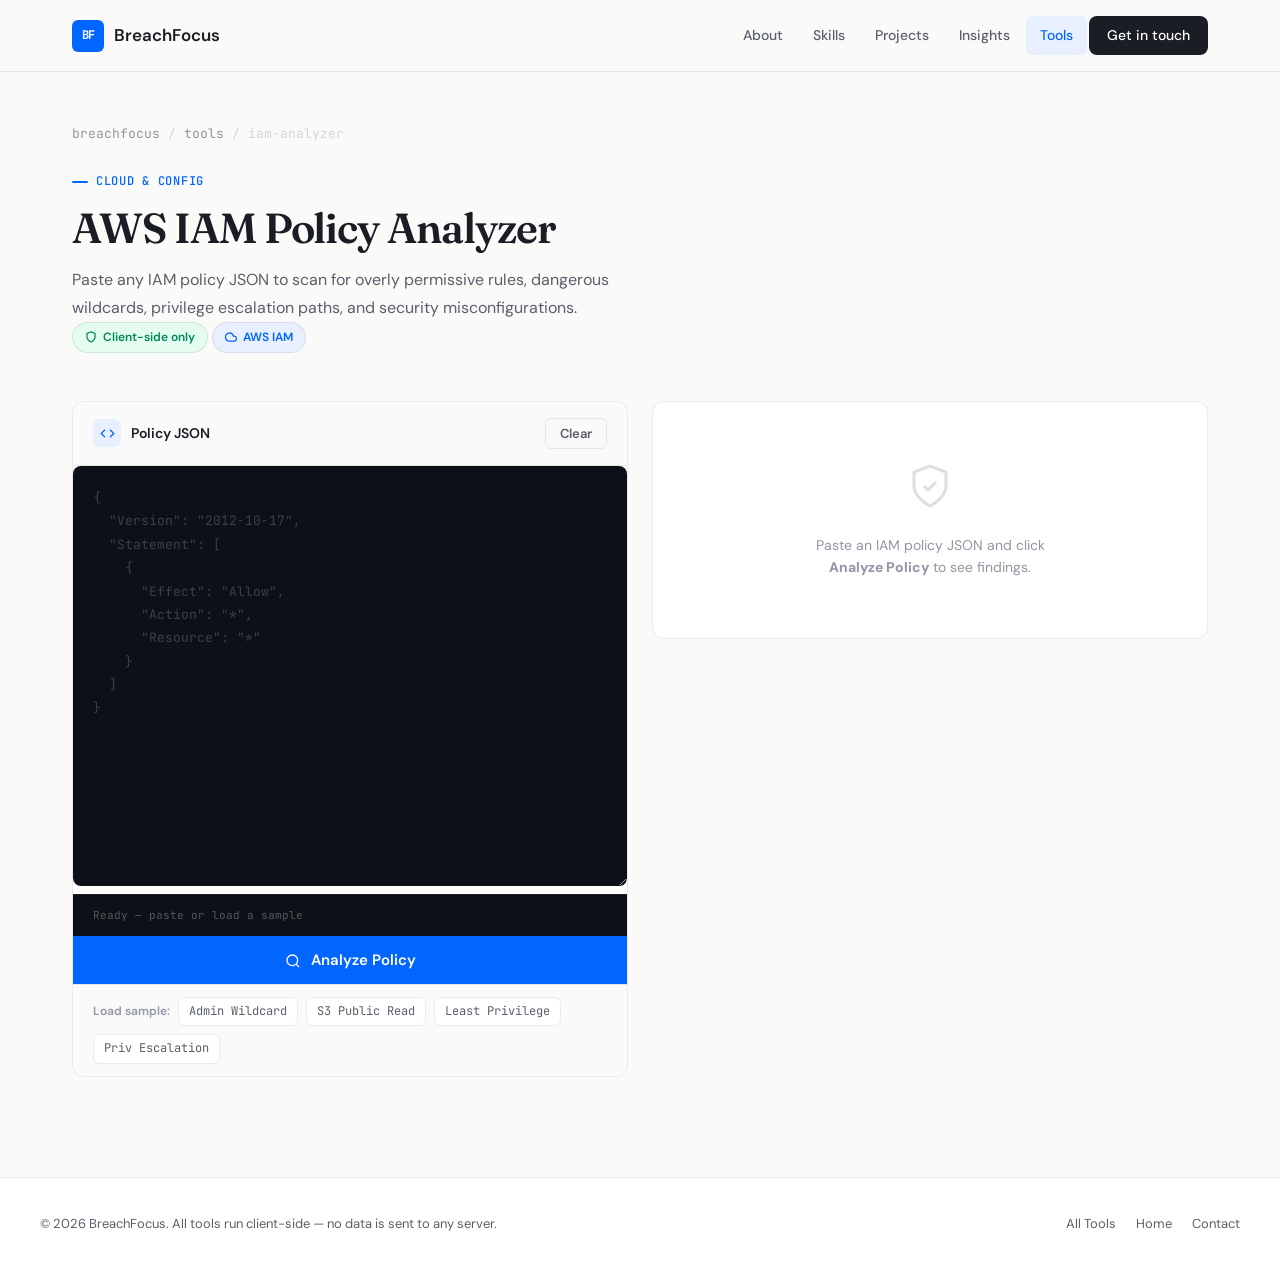
<file: tools/iam-analyzer.html>
<!DOCTYPE html>
<html lang="en">
<head>
<meta charset="UTF-8">
<meta name="viewport" content="width=device-width, initial-scale=1.0">
<title>IAM Policy Analyzer — BreachFocus Tools</title>
<meta name="description" content="Analyze AWS IAM policies for overly permissive rules, wildcards, and security misconfigurations.">
<link rel="preconnect" href="https://fonts.googleapis.com">
<link rel="preconnect" href="https://fonts.gstatic.com" crossorigin>
<link rel="stylesheet" href="../assets/theme.css">
<style>
:root { --header-h: 72px; }

/* MAIN LAYOUT */
.tool-layout{max-width:var(--max-w);margin:0 auto;padding:0 2rem 80px;display:grid;grid-template-columns:1fr 1fr;gap:24px;align-items:start;}

/* EDITOR PANEL */
.panel{background:var(--bg-card);border-radius:var(--radius);border:1px solid var(--border);overflow:hidden;}
.panel-header{display:flex;align-items:center;justify-content:space-between;padding:16px 20px;border-bottom:1px solid var(--border);background:rgba(0,0,0,0.02);}
.panel-title{display:flex;align-items:center;gap:10px;font-size:14px;font-weight:600;}
.panel-icon{width:28px;height:28px;border-radius:6px;display:flex;align-items:center;justify-content:center;}
.panel-actions{display:flex;gap:8px;}
.btn-sm{display:inline-flex;align-items:center;gap:6px;padding:6px 14px;border-radius:var(--radius-xs);font-size:13px;font-weight:600;cursor:pointer;border:none;font-family:var(--font);transition:all 0.2s;}
.btn-primary{background:var(--accent);color:white;}
.btn-primary:hover{background:var(--accent-dark);}
.btn-ghost{background:transparent;color:var(--text-secondary);border:1.5px solid var(--border);}
.btn-ghost:hover{border-color:var(--border-strong);color:var(--text);}
.btn-danger{background:var(--red-light);color:var(--red);border:1.5px solid rgba(222,53,11,0.15);}
.btn-danger:hover{background:var(--red);color:white;}

/* EDITOR */
.editor-wrap{position:relative;}
.editor-wrap textarea{width:100%;min-height:420px;padding:20px;font-family:var(--font-mono);font-size:13px;line-height:1.8;color:#E2E8F0;background:var(--bg-dark);border:none;resize:vertical;outline:none;tab-size:2;}
.editor-wrap textarea::placeholder{color:rgba(255,255,255,0.2);}
.editor-footer{padding:12px 20px;background:var(--bg-dark);border-top:1px solid rgba(255,255,255,0.06);display:flex;align-items:center;justify-content:space-between;}
.editor-status{font-family:var(--font-mono);font-size:11px;color:rgba(255,255,255,0.3);}
.analyze-btn{width:100%;padding:14px;background:var(--accent);color:white;border:none;font-size:15px;font-weight:600;font-family:var(--font);cursor:pointer;transition:all 0.2s;display:flex;align-items:center;justify-content:center;gap:8px;}
.analyze-btn:hover{background:var(--accent-dark);}
.analyze-btn:disabled{opacity:0.6;cursor:not-allowed;}
.analyze-btn .spinner{width:16px;height:16px;border:2px solid rgba(255,255,255,0.3);border-top-color:white;border-radius:50%;animation:spin 0.7s linear infinite;display:none;}
.analyze-btn.loading .spinner{display:block;}
.analyze-btn.loading .btn-text{display:none;}
@keyframes spin{to{transform:rotate(360deg);}}

/* RESULTS */
.results-panel{display:flex;flex-direction:column;gap:0;}
.results-empty{padding:60px 24px;text-align:center;color:var(--text-muted);}
.results-empty svg{opacity:0.3;margin-bottom:16px;}
.results-empty p{font-size:14px;line-height:1.6;}

/* SCORE */
.score-card{padding:24px;border-bottom:1px solid var(--border);display:flex;align-items:center;gap:20px;}
.score-ring{position:relative;width:72px;height:72px;flex-shrink:0;}
.score-ring svg{transform:rotate(-90deg);}
.score-ring .score-num{position:absolute;inset:0;display:flex;align-items:center;justify-content:center;font-family:var(--font-mono);font-size:18px;font-weight:700;}
.score-info h3{font-size:17px;font-weight:600;margin-bottom:4px;}
.score-info p{font-size:13px;color:var(--text-secondary);}
.risk-badge{display:inline-flex;align-items:center;gap:6px;padding:4px 12px;border-radius:100px;font-size:12px;font-weight:700;margin-top:8px;}
.risk-critical{background:var(--red-light);color:var(--red);}
.risk-high{background:#FFF3E0;color:#E65100;}
.risk-medium{background:var(--amber-light);color:var(--amber);}
.risk-low{background:var(--green-light);color:var(--green);}
.risk-clean{background:var(--green-light);color:var(--green);}

/* FINDINGS */
.findings-list{padding:16px;}
.finding-item{border-radius:var(--radius-sm);border:1px solid var(--border);margin-bottom:12px;overflow:hidden;transition:all 0.2s;}
.finding-item:last-child{margin-bottom:0;}
.finding-header{display:flex;align-items:flex-start;gap:12px;padding:14px 16px;cursor:pointer;user-select:none;}
.finding-header:hover{background:rgba(0,0,0,0.02);}
.sev-dot{width:8px;height:8px;border-radius:50%;flex-shrink:0;margin-top:5px;}
.sev-critical{background:var(--red);}
.sev-high{background:#E65100;}
.sev-medium{background:var(--amber);}
.sev-low{background:var(--green);}
.sev-info{background:var(--accent);}
.finding-title{flex:1;font-size:14px;font-weight:600;line-height:1.4;}
.finding-sev-label{font-size:11px;font-weight:700;padding:2px 8px;border-radius:100px;flex-shrink:0;}
.sev-label-critical{background:var(--red-light);color:var(--red);}
.sev-label-high{background:#FFF3E0;color:#E65100;}
.sev-label-medium{background:var(--amber-light);color:var(--amber);}
.sev-label-low{background:var(--green-light);color:var(--green);}
.sev-label-info{background:var(--accent-light);color:var(--accent);}
.finding-chevron{color:var(--text-muted);transition:transform 0.2s;flex-shrink:0;margin-top:2px;}
.finding-item.open .finding-chevron{transform:rotate(90deg);}
.finding-body{display:none;padding:0 16px 16px;border-top:1px solid var(--border);background:rgba(0,0,0,0.01);}
.finding-item.open .finding-body{display:block;}
.finding-desc{font-size:13px;color:var(--text-secondary);line-height:1.6;margin-top:12px;margin-bottom:12px;}
.finding-location{font-family:var(--font-mono);font-size:12px;padding:8px 12px;background:var(--bg-dark);color:rgba(255,255,255,0.6);border-radius:var(--radius-xs);margin-bottom:10px;word-break:break-all;}
.finding-rec{display:flex;align-items:flex-start;gap:8px;font-size:13px;color:var(--green);background:var(--green-light);padding:10px 12px;border-radius:var(--radius-xs);}
.finding-rec svg{flex-shrink:0;margin-top:1px;}

/* SUMMARY STATS */
.stats-row{display:grid;grid-template-columns:repeat(4,1fr);gap:1px;background:var(--border);border-bottom:1px solid var(--border);}
.stat-cell{background:var(--bg-card);padding:14px 16px;text-align:center;}
.stat-cell .s-num{font-family:var(--font-mono);font-size:18px;font-weight:700;}
.stat-cell .s-label{font-size:11px;color:var(--text-muted);margin-top:2px;}
.s-num.c{color:var(--red);}
.s-num.h{color:#E65100;}
.s-num.m{color:var(--amber);}
.s-num.l{color:var(--green);}

/* SAMPLES */
.samples-bar{padding:12px 20px;background:rgba(0,0,0,0.02);border-top:1px solid var(--border);display:flex;align-items:center;gap:8px;flex-wrap:wrap;}
.samples-label{font-size:12px;color:var(--text-muted);font-weight:600;}
.sample-chip{font-size:12px;padding:4px 10px;border-radius:var(--radius-xs);background:var(--bg-card);border:1px solid var(--border);cursor:pointer;color:var(--text-secondary);transition:all 0.2s;font-family:var(--font-mono);}
.sample-chip:hover{border-color:var(--accent);color:var(--accent);background:var(--accent-light);}

/* RESPONSIVE */
@media(max-width:900px){ .tool-layout{grid-template-columns:1fr;} }
@media(max-width:600px){
  .tool-layout{padding:0 1rem 56px;}
  .stats-row{grid-template-columns:repeat(2,1fr);}
}
@media(max-width:480px){
  .editor-wrap textarea{min-height:280px;font-size:12px;padding:14px;}
  .finding-title{font-size:13px;}
  .finding-desc,.finding-location,.finding-rec{font-size:12px;}
  .score-info h3{font-size:15px;}
}
</style>
</head>
<body>

<nav class="nav" id="nav">
  <div class="nav-inner">
    <a href="../index.html" class="nav-logo">
      <div class="logo-icon">BF</div>
      BreachFocus
    </a>
    <div class="nav-links" id="navLinks">
      <a href="../index.html#about">About</a>
      <a href="../index.html#skills">Skills</a>
      <a href="../index.html#projects">Projects</a>
      <a href="../index.html#blog">Insights</a>
      <a href="index.html" class="active">Tools</a>
      <a href="../index.html#contact" class="nav-cta">Get in touch</a>
    </div>
    <button class="mobile-toggle" id="mobileToggle" aria-label="Menu">
      <svg width="24" height="24" viewBox="0 0 24 24" fill="none" stroke="currentColor" stroke-width="2"><path d="M3 12h18M3 6h18M3 18h18"/></svg>
    </button>
  </div>
</nav>

<div class="page-header">
  <div class="breadcrumb">
    <a href="../index.html">breachfocus</a>
    <span>/</span>
    <a href="index.html">tools</a>
    <span>/</span>
    <span>iam-analyzer</span>
  </div>
  <div class="tool-label">Cloud &amp; Config</div>
  <h1>AWS IAM Policy Analyzer</h1>
  <p>Paste any IAM policy JSON to scan for overly permissive rules, dangerous wildcards, privilege escalation paths, and security misconfigurations.</p>
  <div class="tool-meta">
    <span class="meta-badge client">
      <svg width="12" height="12" viewBox="0 0 24 24" fill="none" stroke="currentColor" stroke-width="2.5"><path d="M12 22s8-4 8-10V5l-8-3-8 3v7c0 6 8 10 8 10z"/></svg>
      Client-side only
    </span>
    <span class="meta-badge cloud">
      <svg width="12" height="12" viewBox="0 0 24 24" fill="none" stroke="currentColor" stroke-width="2.5"><path d="M18 10h-1.26A8 8 0 1 0 9 20h9a5 5 0 0 0 0-10z"/></svg>
      AWS IAM
    </span>
  </div>
</div>

<div class="tool-layout">
  <!-- INPUT PANEL -->
  <div>
    <div class="panel">
      <div class="panel-header">
        <div class="panel-title">
          <div class="panel-icon" style="background:var(--accent-light);color:var(--accent);">
            <svg width="15" height="15" viewBox="0 0 24 24" fill="none" stroke="currentColor" stroke-width="2"><polyline points="16 18 22 12 16 6"/><polyline points="8 6 2 12 8 18"/></svg>
          </div>
          Policy JSON
        </div>
        <div class="panel-actions">
          <button class="btn-sm btn-ghost" onclick="clearEditor()">Clear</button>
        </div>
      </div>
      <div class="editor-wrap">
        <textarea id="policyInput" spellcheck="false" placeholder='{
  "Version": "2012-10-17",
  "Statement": [
    {
      "Effect": "Allow",
      "Action": "*",
      "Resource": "*"
    }
  ]
}'></textarea>
        <div class="editor-footer">
          <span class="editor-status" id="editorStatus">Ready — paste or load a sample</span>
        </div>
      </div>
      <button class="analyze-btn" id="analyzeBtn" onclick="analyzePolicy()">
        <span class="btn-text">
          <svg width="16" height="16" viewBox="0 0 24 24" fill="none" stroke="currentColor" stroke-width="2" style="display:inline;vertical-align:middle;margin-right:6px;"><circle cx="11" cy="11" r="8"/><path d="m21 21-4.35-4.35"/></svg>
          Analyze Policy
        </span>
        <span class="spinner"></span>
      </button>
      <div class="samples-bar">
        <span class="samples-label">Load sample:</span>
        <span class="sample-chip" onclick="loadSample('admin')">Admin Wildcard</span>
        <span class="sample-chip" onclick="loadSample('s3')">S3 Public Read</span>
        <span class="sample-chip" onclick="loadSample('least')">Least Privilege</span>
        <span class="sample-chip" onclick="loadSample('escalation')">Priv Escalation</span>
      </div>
    </div>
  </div>

  <!-- RESULTS PANEL -->
  <div>
    <div class="panel results-panel" id="resultsPanel">
      <div class="results-empty" id="resultsEmpty">
        <svg width="48" height="48" viewBox="0 0 24 24" fill="none" stroke="currentColor" stroke-width="1.5"><path d="M12 22s8-4 8-10V5l-8-3-8 3v7c0 6 8 10 8 10z"/><path d="M9 12l2 2 4-4"/></svg>
        <p>Paste an IAM policy JSON and click<br><strong>Analyze Policy</strong> to see findings.</p>
      </div>
      <div id="resultsContent" style="display:none;">
        <div class="score-card" id="scoreCard"></div>
        <div class="stats-row" id="statsRow"></div>
        <div class="findings-list" id="findingsList"></div>
      </div>
    </div>
  </div>
</div>

<footer class="footer">
  <div class="footer-inner">
    <div class="footer-copy">&copy; 2026 BreachFocus. All tools run client-side — no data is sent to any server.</div>
    <div class="footer-links">
      <a href="index.html">All Tools</a>
      <a href="../index.html">Home</a>
      <a href="../index.html#contact">Contact</a>
    </div>
  </div>
</footer>

<script>
const SAMPLES = {
  admin: {
    "Version": "2012-10-17",
    "Statement": [{
      "Sid": "FullAdmin",
      "Effect": "Allow",
      "Action": "*",
      "Resource": "*"
    }]
  },
  s3: {
    "Version": "2012-10-17",
    "Statement": [
      {
        "Sid": "PublicReadGetObject",
        "Effect": "Allow",
        "Principal": "*",
        "Action": ["s3:GetObject","s3:ListBucket","s3:GetBucketAcl"],
        "Resource": ["arn:aws:s3:::my-bucket","arn:aws:s3:::my-bucket/*"],
        "Condition": {}
      },
      {
        "Sid": "AdminWrite",
        "Effect": "Allow",
        "Action": "s3:*",
        "Resource": "*"
      }
    ]
  },
  least: {
    "Version": "2012-10-17",
    "Statement": [{
      "Sid": "ReadOnlyEC2",
      "Effect": "Allow",
      "Action": [
        "ec2:DescribeInstances",
        "ec2:DescribeImages",
        "ec2:DescribeSecurityGroups"
      ],
      "Resource": "arn:aws:ec2:us-east-1:123456789012:instance/i-0abcd1234efgh5678"
    }]
  },
  escalation: {
    "Version": "2012-10-17",
    "Statement": [
      {
        "Effect": "Allow",
        "Action": [
          "iam:CreatePolicyVersion",
          "iam:AttachUserPolicy",
          "iam:PutUserPolicy",
          "iam:CreateAccessKey",
          "sts:AssumeRole",
          "lambda:CreateFunction",
          "lambda:InvokeFunction"
        ],
        "Resource": "*"
      },
      {
        "Effect": "Allow",
        "Action": "iam:PassRole",
        "Resource": "*"
      }
    ]
  }
};

function loadSample(name) {
  document.getElementById('policyInput').value = JSON.stringify(SAMPLES[name], null, 2);
  updateStatus();
}

function clearEditor() {
  document.getElementById('policyInput').value = '';
  document.getElementById('editorStatus').textContent = 'Ready — paste or load a sample';
  document.getElementById('resultsEmpty').style.display = '';
  document.getElementById('resultsContent').style.display = 'none';
}

function updateStatus() {
  const val = document.getElementById('policyInput').value;
  const lines = val.split('\n').length;
  const chars = val.length;
  document.getElementById('editorStatus').textContent = `${lines} lines · ${chars} chars`;
}

document.getElementById('policyInput').addEventListener('input', updateStatus);

// ---- ANALYSIS ENGINE ----
const DANGEROUS_ACTIONS = {
  'iam:*': { sev: 'critical', msg: 'Full IAM access allows creating users, roles, and policies — effectively a full account takeover.' },
  '*': { sev: 'critical', msg: 'Wildcard action grants access to every AWS service and operation.' },
  'iam:CreatePolicyVersion': { sev: 'critical', msg: 'Allows overwriting existing policies, enabling privilege escalation.' },
  'iam:AttachUserPolicy': { sev: 'critical', msg: 'Allows attaching any policy to any user, including AdministratorAccess.' },
  'iam:PutUserPolicy': { sev: 'critical', msg: 'Allows creating inline policies on users — common escalation path.' },
  'iam:CreateAccessKey': { sev: 'high', msg: 'Can create long-lived credentials for any IAM user.' },
  'iam:PassRole': { sev: 'high', msg: 'Allows passing roles to services, enabling escalation if combined with service permissions.' },
  'sts:AssumeRole': { sev: 'high', msg: 'Broad assume-role rights may allow moving to higher-privileged roles.' },
  'lambda:CreateFunction': { sev: 'high', msg: 'Combined with iam:PassRole, allows executing code with elevated permissions.' },
  's3:*': { sev: 'high', msg: 'Full S3 access on all resources risks data exfiltration and destruction.' },
  'ec2:*': { sev: 'medium', msg: 'Full EC2 access allows instance launch, networking changes, and snapshot access.' },
  'kms:*': { sev: 'high', msg: 'Full KMS access could expose encrypted data across the account.' },
  'secretsmanager:GetSecretValue': { sev: 'medium', msg: 'Access to secrets — ensure resource is scoped to specific secrets.' },
  'ssm:GetParameter': { sev: 'low', msg: 'Parameter Store read access — verify no sensitive credentials are stored broadly.' },
  'cloudtrail:DeleteTrail': { sev: 'critical', msg: 'Allows an attacker to eliminate audit logs after compromise.' },
  'cloudtrail:StopLogging': { sev: 'critical', msg: 'Disabling CloudTrail is a classic post-compromise cover-up technique.' },
  'guardduty:DeleteDetector': { sev: 'critical', msg: 'Deleting GuardDuty detectors blinds your threat detection capability.' },
  'organizations:*': { sev: 'critical', msg: 'Full Organizations access can affect all accounts in the org.' },
};

const ESCALATION_COMBOS = [
  {
    actions: ['iam:CreatePolicyVersion','iam:AttachUserPolicy'],
    title: 'Policy Manipulation Escalation Path',
    desc: 'Combination of iam:CreatePolicyVersion and iam:AttachUserPolicy creates a privilege escalation path — attacker can create a new policy version with admin access and attach it.'
  },
  {
    actions: ['lambda:CreateFunction','iam:PassRole'],
    title: 'Lambda + PassRole Escalation',
    desc: 'lambda:CreateFunction combined with iam:PassRole allows an attacker to create a Lambda function that assumes a high-privilege role and executes arbitrary code.'
  },
  {
    actions: ['sts:AssumeRole','iam:PassRole'],
    title: 'Cross-Role Escalation Risk',
    desc: 'sts:AssumeRole on "*" with iam:PassRole creates broad lateral movement opportunities across roles in the account.'
  },
];

function analyzePolicy() {
  const input = document.getElementById('policyInput').value.trim();
  const btn = document.getElementById('analyzeBtn');

  if (!input) {
    document.getElementById('editorStatus').textContent = '⚠ Please paste a policy first';
    return;
  }

  let policy;
  try {
    policy = JSON.parse(input);
  } catch(e) {
    document.getElementById('editorStatus').textContent = '✗ Invalid JSON: ' + e.message;
    return;
  }

  btn.classList.add('loading');
  btn.disabled = true;

  setTimeout(() => {
    const findings = runChecks(policy);
    renderResults(findings, policy);
    btn.classList.remove('loading');
    btn.disabled = false;
  }, 600);
}

function runChecks(policy) {
  const findings = [];
  const statements = policy.Statement || [];
  const allActions = [];

  statements.forEach((stmt, si) => {
    const effect = stmt.Effect || 'Allow';
    const actions = Array.isArray(stmt.Action) ? stmt.Action : [stmt.Action].filter(Boolean);
    const resources = Array.isArray(stmt.Resource) ? stmt.Resource : [stmt.Resource].filter(Boolean);
    const principal = stmt.Principal;
    const hasCondition = stmt.Condition && Object.keys(stmt.Condition).length > 0;
    const loc = `Statement[${si}]${stmt.Sid ? ` (${stmt.Sid})` : ''}`;

    if (effect !== 'Allow') return;

    allActions.push(...actions);

    // Check wildcard actions
    actions.forEach(action => {
      const match = DANGEROUS_ACTIONS[action];
      if (match) {
        findings.push({
          sev: match.sev,
          title: `Dangerous action: ${action}`,
          desc: match.msg,
          location: `${loc} → Action: "${action}"`,
          rec: getSuggestedFix(action, resources),
        });
      }
    });

    // Wildcard resource check
    const hasWildcardResource = resources.some(r => r === '*');
    const hasWildcardAction = actions.some(a => a.includes('*'));
    if (hasWildcardResource && hasWildcardAction && effect === 'Allow') {
      findings.push({
        sev: 'critical',
        title: 'Wildcard action on wildcard resource',
        desc: 'Action "*" on Resource "*" is the most permissive IAM statement possible. This is equivalent to root-level access and violates least-privilege principle.',
        location: `${loc} → Action: "${actions.join(', ')}" on Resource: "*"`,
        rec: 'Scope actions to specific required operations and replace "*" resource with specific ARNs.',
      });
    } else if (hasWildcardResource && !hasWildcardAction) {
      findings.push({
        sev: 'medium',
        title: 'Scoped actions on wildcard resource',
        desc: 'Actions are restricted but apply to all resources. Scope the Resource to specific ARNs to enforce least privilege.',
        location: `${loc} → Resource: "*"`,
        rec: 'Replace Resource: "*" with specific ARNs like arn:aws:s3:::my-bucket/*',
      });
    }

    // Public principal
    if (principal === '*' || (typeof principal === 'object' && (principal.AWS === '*' || principal.Service === '*'))) {
      findings.push({
        sev: 'critical',
        title: 'Public principal (Principal: "*")',
        desc: 'This policy allows any AWS account, user, or service to perform these actions. This is commonly seen on misconfigured S3 bucket policies and should almost never be used.',
        location: `${loc} → Principal: "*"`,
        rec: hasCondition
          ? 'Principal "*" with conditions may be intentional (e.g., S3 presigned URLs), but verify the condition fully restricts access.'
          : 'Replace Principal: "*" with specific account ARNs or service principals. Add Condition blocks if broad access is required.',
      });
    }

    // Condition-less sensitive actions
    if (!hasCondition && actions.some(a => ['iam:PassRole','sts:AssumeRole'].includes(a)) && hasWildcardResource) {
      findings.push({
        sev: 'high',
        title: 'Sensitive action without condition constraint',
        desc: 'Actions like iam:PassRole and sts:AssumeRole are high-risk without conditions limiting which roles can be targeted.',
        location: `${loc} → Missing Condition block`,
        rec: 'Add a Condition with iam:PassedToService or aws:PrincipalArn to restrict which roles/services are targeted.',
      });
    }

    // NotAction / NotResource (inverse logic)
    if (stmt.NotAction) {
      findings.push({
        sev: 'high',
        title: 'NotAction used — inverse permission logic',
        desc: 'NotAction grants all actions EXCEPT those listed. This is rarely intended and commonly grants far broader access than expected.',
        location: `${loc} → NotAction: ${JSON.stringify(stmt.NotAction)}`,
        rec: 'Replace NotAction with an explicit list of required actions to ensure least-privilege.',
      });
    }
    if (stmt.NotResource) {
      findings.push({
        sev: 'high',
        title: 'NotResource used — inverse resource logic',
        desc: 'NotResource applies the statement to all resources EXCEPT those listed. This is a common source of unintended access.',
        location: `${loc} → NotResource: ${JSON.stringify(stmt.NotResource)}`,
        rec: 'Replace NotResource with an explicit Resource list.',
      });
    }
  });

  // Escalation combo checks
  const actionSet = new Set(allActions.map(a => a.toLowerCase()));
  ESCALATION_COMBOS.forEach(combo => {
    const matched = combo.actions.filter(a => allActions.some(pa => pa.toLowerCase() === a.toLowerCase() || pa === '*'));
    if (matched.length >= 2) {
      findings.push({
        sev: 'critical',
        title: combo.title,
        desc: combo.desc,
        location: `Policy-wide → Combined actions: ${matched.join(' + ')}`,
        rec: 'Separate these permissions into different roles/policies with distinct use cases. Apply least-privilege per function.',
      });
    }
  });

  // Missing version
  if (!policy.Version) {
    findings.push({
      sev: 'info',
      title: 'Missing policy Version field',
      desc: 'AWS recommends always specifying "Version": "2012-10-17" to use policy variables and ensure consistent parsing.',
      location: 'Policy root → Missing "Version"',
      rec: 'Add "Version": "2012-10-17" to the top of your policy document.',
    });
  }

  return findings;
}

function getSuggestedFix(action, resources) {
  const fixes = {
    '*': 'Replace Action: "*" with only the specific actions your application requires.',
    'iam:*': 'Break down IAM permissions to only what is needed: e.g., iam:GetRole, iam:ListRoles.',
    'iam:CreatePolicyVersion': 'Restrict to specific policy ARNs and add MFA or IP conditions.',
    's3:*': 'Scope to specific buckets and use actions like s3:GetObject, s3:PutObject only.',
    'cloudtrail:DeleteTrail': 'This action should almost never be granted. Remove it.',
    'cloudtrail:StopLogging': 'This action should almost never be granted. Remove it.',
    'guardduty:DeleteDetector': 'This action should almost never be granted. Remove it.',
  };
  return fixes[action] || 'Scope this action to specific resource ARNs and consider adding Condition constraints.';
}

function severityOrder(s) {
  return {critical:0,high:1,medium:2,low:3,info:4}[s] ?? 5;
}

function renderResults(findings, policy) {
  document.getElementById('resultsEmpty').style.display = 'none';
  document.getElementById('resultsContent').style.display = '';

  findings.sort((a,b) => severityOrder(a.sev) - severityOrder(b.sev));

  const counts = {critical:0,high:0,medium:0,low:0,info:0};
  findings.forEach(f => counts[f.sev]++);
  const total = findings.length;

  // Score (0–100, lower = worse)
  const score = Math.max(0, 100 - (counts.critical*30 + counts.high*15 + counts.medium*7 + counts.low*3));
  const riskLevel = counts.critical > 0 ? 'CRITICAL' : counts.high > 0 ? 'HIGH' : counts.medium > 0 ? 'MEDIUM' : counts.low > 0 ? 'LOW' : 'CLEAN';
  const riskColors = {CRITICAL:['#DE350B','#FFEBE6'],HIGH:['#E65100','#FFF3E0'],MEDIUM:['#FF991F','#FFF7E6'],LOW:['#00875A','#E3FCEF'],CLEAN:['#00875A','#E3FCEF']};
  const [rc, rbg] = riskColors[riskLevel];
  const stmtCount = (policy.Statement||[]).length;

  document.getElementById('scoreCard').innerHTML = `
    <div class="score-ring">
      <svg width="72" height="72" viewBox="0 0 72 72">
        <circle cx="36" cy="36" r="28" fill="none" stroke="${rbg}" stroke-width="7"/>
        <circle cx="36" cy="36" r="28" fill="none" stroke="${rc}" stroke-width="7"
          stroke-dasharray="${Math.PI*56}" stroke-dashoffset="${Math.PI*56*(1-score/100)}"
          stroke-linecap="round" style="transition:stroke-dashoffset 1s ease;"/>
      </svg>
      <div class="score-num" style="color:${rc}">${score}</div>
    </div>
    <div class="score-info">
      <h3>Security Score</h3>
      <p>${total} finding${total!==1?'s':''} across ${stmtCount} statement${stmtCount!==1?'s':''}</p>
      <span class="risk-badge risk-${riskLevel.toLowerCase()}">${riskLevel} RISK</span>
    </div>
  `;

  document.getElementById('statsRow').innerHTML = `
    <div class="stat-cell"><div class="s-num c">${counts.critical}</div><div class="s-label">Critical</div></div>
    <div class="stat-cell"><div class="s-num h">${counts.high}</div><div class="s-label">High</div></div>
    <div class="stat-cell"><div class="s-num m">${counts.medium}</div><div class="s-label">Medium</div></div>
    <div class="stat-cell"><div class="s-num l">${counts.low + counts.info}</div><div class="s-label">Low/Info</div></div>
  `;

  const fl = document.getElementById('findingsList');
  if (total === 0) {
    fl.innerHTML = `<div style="text-align:center;padding:40px 20px;color:var(--green);">
      <svg width="40" height="40" viewBox="0 0 24 24" fill="none" stroke="currentColor" stroke-width="1.5" style="margin-bottom:12px;"><path d="M12 22s8-4 8-10V5l-8-3-8 3v7c0 6 8 10 8 10z"/><path d="M9 12l2 2 4-4"/></svg>
      <p style="font-weight:600;font-size:15px;">No issues found!</p>
      <p style="font-size:13px;color:var(--text-muted);margin-top:6px;">This policy follows least-privilege principles.</p>
    </div>`;
    return;
  }

  fl.innerHTML = findings.map((f,i) => `
    <div class="finding-item" id="fi${i}">
      <div class="finding-header" onclick="toggleFinding(${i})">
        <span class="sev-dot sev-${f.sev}"></span>
        <span class="finding-title">${f.title}</span>
        <span class="finding-sev-label sev-label-${f.sev}">${f.sev.toUpperCase()}</span>
        <svg class="finding-chevron" width="14" height="14" viewBox="0 0 24 24" fill="none" stroke="currentColor" stroke-width="2.5"><polyline points="9 18 15 12 9 6"/></svg>
      </div>
      <div class="finding-body">
        <div class="finding-desc">${f.desc}</div>
        <div class="finding-location">${f.location}</div>
        <div class="finding-rec">
          <svg width="14" height="14" viewBox="0 0 24 24" fill="none" stroke="currentColor" stroke-width="2"><path d="M12 22s8-4 8-10V5l-8-3-8 3v7c0 6 8 10 8 10z"/><path d="M9 12l2 2 4-4"/></svg>
          <span><strong>Fix:</strong> ${f.rec}</span>
        </div>
      </div>
    </div>
  `).join('');

  // auto-open first finding
  if (findings.length) toggleFinding(0);
}

function toggleFinding(i) {
  document.getElementById('fi'+i).classList.toggle('open');
}

// Nav scroll
window.addEventListener('scroll', () => {
  document.getElementById('nav').classList.toggle('scrolled', window.scrollY > 20);
});

const mobileToggle = document.getElementById('mobileToggle');
const navLinks = document.getElementById('navLinks');
mobileToggle.addEventListener('click', () => {
  const isOpen = navLinks.classList.toggle('open');
  mobileToggle.innerHTML = isOpen
    ? '<svg width="24" height="24" viewBox="0 0 24 24" fill="none" stroke="currentColor" stroke-width="2"><line x1="18" y1="6" x2="6" y2="18"/><line x1="6" y1="6" x2="18" y2="18"/></svg>'
    : '<svg width="24" height="24" viewBox="0 0 24 24" fill="none" stroke="currentColor" stroke-width="2"><path d="M3 12h18M3 6h18M3 18h18"/></svg>';
});

document.querySelectorAll('.nav-links a').forEach(a => {
  a.addEventListener('click', () => {
    navLinks.classList.remove('open');
    mobileToggle.innerHTML = '<svg width="24" height="24" viewBox="0 0 24 24" fill="none" stroke="currentColor" stroke-width="2"><path d="M3 12h18M3 6h18M3 18h18"/></svg>';
  });
});

document.addEventListener('click', (e) => {
  if (!e.target.closest('.nav-inner')) {
    navLinks.classList.remove('open');
    mobileToggle.innerHTML = '<svg width="24" height="24" viewBox="0 0 24 24" fill="none" stroke="currentColor" stroke-width="2"><path d="M3 12h18M3 6h18M3 18h18"/></svg>';
  }
});
</script>
</body>
</html>
</file>
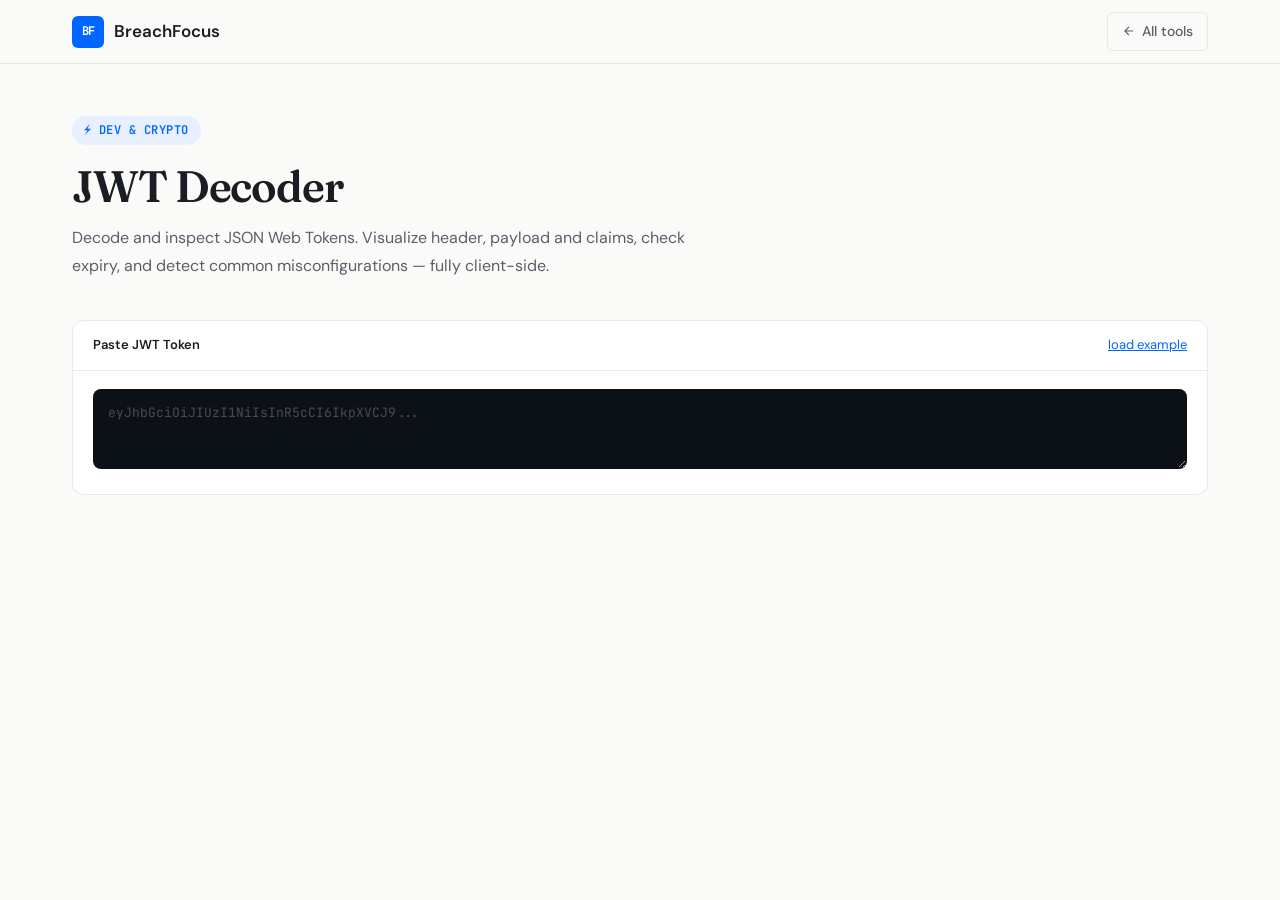
<file: tools/jwt-decoder.html>
<!DOCTYPE html>
<html lang="en">
<head>
<meta charset="UTF-8"><meta name="viewport" content="width=device-width, initial-scale=1.0">
<title>JWT Decoder — BreachFocus Tools</title>
<link rel="preconnect" href="https://fonts.googleapis.com">
<link rel="preconnect" href="https://fonts.gstatic.com" crossorigin>
<link rel="stylesheet" href="../assets/theme.css">
<style>
textarea,input[type=text]{font-family:var(--font-mono);background:var(--bg-dark);color:#E2E8F0}
textarea::placeholder,input::placeholder{color:rgba(255,255,255,.25)}
.demo-link{font-size:13px;color:var(--accent);cursor:pointer;text-decoration:underline}

/* JWT specific */
.jwt-input{width:100%;padding:14px;border:1.5px solid var(--border);border-radius:var(--rs);font-family:var(--mono);font-size:13px;background:var(--bg-dark);color:#E2E8F0;outline:none;min-height:80px;word-break:break-all;resize:vertical;transition:border-color .2s}
.jwt-input:focus{border-color:var(--accent)}
.jwt-parts{display:flex;gap:4px;margin:12px 0;flex-wrap:wrap;font-family:var(--mono);font-size:13px;word-break:break-all}
.jwt-header-part{color:#FB7185}
.jwt-payload-part{color:#34D399}
.jwt-sig-part{color:#60A5FA}
.dot{color:rgba(255,255,255,.4)}
.json-block{background:var(--bg-dark);border-radius:var(--rs);padding:16px;font-family:var(--mono);font-size:12px;line-height:1.8;overflow-x:auto;margin-top:12px}
.json-key{color:#93C5FD}
.json-str{color:#86EFAC}
.json-num{color:#FCD34D}
.json-bool{color:#FB7185}
.section-label{font-size:11px;font-weight:700;text-transform:uppercase;letter-spacing:.06em;color:var(--text-m);margin:16px 0 8px}
.badge-pill{display:inline-flex;align-items:center;gap:5px;padding:4px 10px;border-radius:100px;font-size:12px;font-weight:600}
.badge-pill.warn{background:var(--aml);color:var(--amber)}
.badge-pill.pass{background:var(--gl);color:var(--green)}
.badge-pill.fail{background:var(--rl);color:var(--red)}
.badge-pill.info{background:var(--al);color:var(--accent)}
.claim-row{display:flex;align-items:center;gap:10px;padding:8px 0;border-bottom:1px solid var(--border);font-size:13px}
.claim-row:last-child{border-bottom:none}
.claim-key{font-family:var(--mono);color:var(--text-s);width:80px;flex-shrink:0}
.claim-val{font-family:var(--mono);flex:1;word-break:break-all}
.claim-note{font-size:12px;margin-left:auto;flex-shrink:0}

</style>
</head>
<body>
<nav class="nav"><div class="nav-inner">
  <a href="../index.html" class="nav-logo"><div class="logo-icon">BF</div>BreachFocus</a>
  <a href="index.html" class="nav-back"><svg width="14" height="14" viewBox="0 0 24 24" fill="none" stroke="currentColor" stroke-width="2"><path d="M19 12H5M12 19l-7-7 7-7"/></svg>All tools</a>
</div></nav>

<div class="hero">
  <div class="badge badge-blue">⚡ Dev &amp; Crypto</div>
  <h1>JWT Decoder</h1>
  <p>Decode and inspect JSON Web Tokens. Visualize header, payload and claims, check expiry, and detect common misconfigurations — fully client-side.</p>
</div>

<div class="body">
  <div class="panel">
    <div class="ph"><div class="pt">Paste JWT Token</div><span class="demo-link" onclick="loadDemo()">load example</span></div>
    <div class="pb">
      <textarea class="jwt-input" id="jwtInput" placeholder="eyJhbGciOiJIUzI1NiIsInR5cCI6IkpXVCJ9..." oninput="decode()"></textarea>
    </div>
  </div>

  <div id="jwtResults"></div>
</div>

<script>
const DEMO_JWT = 'eyJhbGciOiJub25lIiwidHlwIjoiSldUIn0.[base64].';
function loadDemo() { document.getElementById('jwtInput').value = DEMO_JWT; decode(); }

function b64url(s) {
  s = s.replace(/-/g,'+').replace(/_/g,'/');
  while(s.length % 4) s += '=';
  try { return JSON.parse(atob(s)); } catch(e) { return null; }
}

function highlightJSON(obj) {
  return JSON.stringify(obj, null, 2)
    .replace(/&/g,'&amp;').replace(/</g,'&lt;').replace(/>/g,'&gt;')
    .replace(/"([^"]+)":/g,'<span class="json-key">"$1"</span>:')
    .replace(/: "([^"]*)"/g,': <span class="json-str">"$1"</span>')
    .replace(/: (\d+)/g,': <span class="json-num">$1</span>')
    .replace(/: (true|false|null)/g,': <span class="json-bool">$1</span>');
}

function tsStr(ts) { try { return new Date(ts*1000).toUTCString(); } catch(e) { return ts; } }
function now() { return Math.floor(Date.now()/1000); }

function decode() {
  const raw = document.getElementById('jwtInput').value.trim();
  if(!raw) { document.getElementById('jwtResults').innerHTML=''; return; }

  const parts = raw.split('.');
  if(parts.length < 2) { document.getElementById('jwtResults').innerHTML='<div style="background:var(--rl);border-radius:var(--rs);padding:14px;color:var(--red);font-size:14px">Invalid JWT — must have at least 2 parts separated by dots.</div>'; return; }

  const header = b64url(parts[0]);
  const payload = b64url(parts[1]);
  const hasSig = parts.length === 3 && parts[2].length > 0;

  if(!header || !payload) { document.getElementById('jwtResults').innerHTML='<div style="background:var(--rl);border-radius:var(--rs);padding:14px;color:var(--red);font-size:14px">Could not decode JWT — invalid base64url encoding.</div>'; return; }

  // Security analysis
  const findings = [];
  const alg = header.alg || '';
  if(alg.toLowerCase()==='none') findings.push({ sev:'critical', title:'Algorithm: none', desc:'alg=none means NO signature verification. Any payload can be accepted. Never accept unsigned JWTs.' });
  if(/^hs/i.test(alg)) findings.push({ sev:'warn', title:'Symmetric algorithm (HMAC)', desc:`${alg} uses a shared secret. If the secret is weak or leaked, tokens can be forged.` });
  if(/^rs|^es|^ps/i.test(alg)) findings.push({ sev:'info', title:'Asymmetric algorithm', desc:`${alg} uses public/private key pair — stronger than HMAC.` });

  const exp = payload.exp, iat = payload.iat, nbf = payload.nbf;
  const n = now();
  if(!exp) findings.push({ sev:'warn', title:'No expiry (exp) claim', desc:'Token never expires. Compromised tokens remain valid indefinitely.' });
  else if(exp < n) findings.push({ sev:'critical', title:'Token is EXPIRED', desc:`Expired ${Math.round((n-exp)/60)} minutes ago (${tsStr(exp)})` });
  else findings.push({ sev:'pass', title:`Token valid for ${Math.round((exp-n)/60)} more minutes`, desc:`Expires: ${tsStr(exp)}` });

  if(payload.role==='admin'||payload.role==='superuser'||payload.isAdmin) findings.push({ sev:'warn', title:'Admin/elevated role in payload', desc:'Token carries an elevated role claim. Ensure server-side validation enforces this properly.' });
  if(!hasSig) findings.push({ sev:'critical', title:'No signature present', desc:'The token has no signature (3rd part missing). Cannot verify authenticity.' });

  const claimOrder = ['sub','name','email','role','iss','aud','iat','exp','nbf','jti'];
  const payloadKeys = Object.keys(payload);
  const orderedClaims = [...claimOrder.filter(k=>payload[k]!==undefined), ...payloadKeys.filter(k=>!claimOrder.includes(k))];

  document.getElementById('jwtResults').innerHTML = `
    <div class="panel">
      <div class="ph"><div class="pt">Security Analysis</div></div>
      <div class="pb">${findings.map(f=>`
        <div style="display:flex;align-items:flex-start;gap:10px;padding:10px 0;border-bottom:1px solid var(--border)">
          <span class="badge-pill ${f.sev==='critical'?'fail':f.sev==='pass'?'pass':f.sev==='warn'?'warn':'info'}">${f.sev==='pass'?'OK':f.sev.toUpperCase()}</span>
          <div><div style="font-size:13px;font-weight:600">${f.title}</div><div style="font-size:12px;color:var(--text-s)">${f.desc}</div></div>
        </div>`).join('')}</div>
    </div>

    <div class="panel">
      <div class="ph"><div class="pt">Header</div><span style="font-size:12px;color:var(--text-m);font-family:var(--mono)">${alg}</span></div>
      <div class="pb"><div class="json-block">${highlightJSON(header)}</div></div>
    </div>

    <div class="panel">
      <div class="ph"><div class="pt">Payload Claims</div></div>
      <div class="pb">
        ${orderedClaims.map(k=>{
          const v = payload[k];
          let note='', noteClass='info';
          if(k==='exp'){ note=exp<n?'EXPIRED':tsStr(v); noteClass=exp<n?'fail':'pass'; }
          else if(k==='iat') note=tsStr(v);
          else if(k==='nbf') note=tsStr(v);
          else if(k==='iss') note='issuer';
          else if(k==='aud') note='audience';
          else if(k==='sub') note='subject';
          else if(k==='jti') note='token id';
          const display = typeof v === 'object' ? JSON.stringify(v) : String(v);
          return `<div class="claim-row">
            <span class="claim-key">${k}</span>
            <span class="claim-val">${display}</span>
            ${note?`<span class="claim-note badge-pill ${noteClass}">${note}</span>`:''}
          </div>`;
        }).join('')}
        <div class="section-label">Raw payload</div>
        <div class="json-block">${highlightJSON(payload)}</div>
      </div>
    </div>

    <div class="panel">
      <div class="ph"><div class="pt">Signature</div></div>
      <div class="pb">
        ${hasSig
          ? `<div class="json-block" style="color:#60A5FA;word-break:break-all">${parts[2]}</div><div style="font-size:13px;color:var(--text-s);margin-top:10px">⚠ Signature verification requires the secret/public key and cannot be done client-side. Use a trusted server-side library.</div>`
          : `<div style="background:var(--rl);border-radius:var(--rs);padding:12px 14px;color:var(--red);font-size:13px">No signature present — this token is unsigned.</div>`}
      </div>
    </div>`;
}
</script>
</body>
</html>
</file>
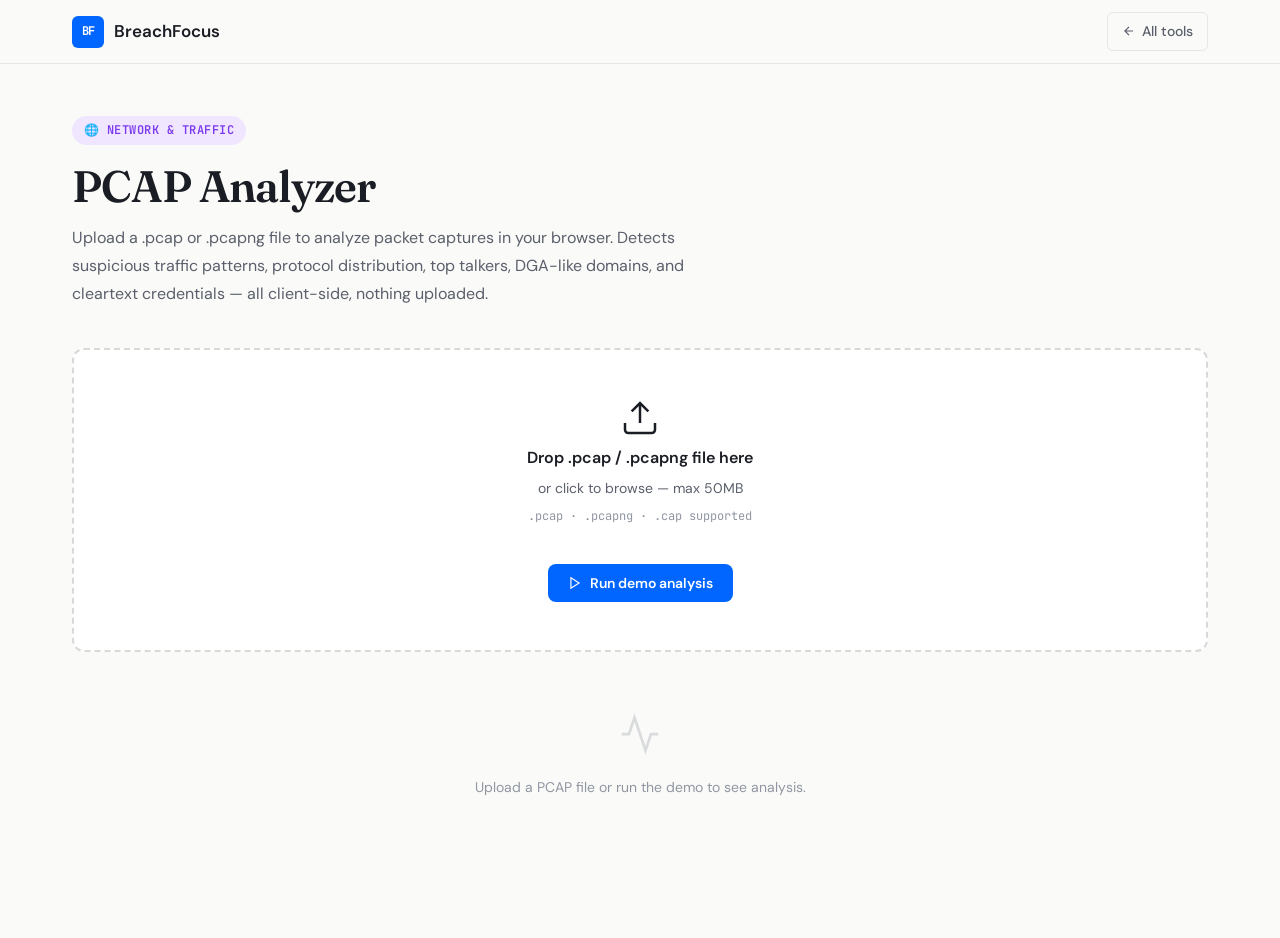
<file: tools/pcap-analyzer.html>
<!DOCTYPE html>
<html lang="en">
<head>
<meta charset="UTF-8"><meta name="viewport" content="width=device-width, initial-scale=1.0">
<title>PCAP Analyzer — BreachFocus Tools</title>
<link rel="preconnect" href="https://fonts.googleapis.com">
<link rel="preconnect" href="https://fonts.gstatic.com" crossorigin>
<link rel="stylesheet" href="../assets/theme.css">
<style>
#fileInput{display:none}
.demo-btn{display:inline-flex;align-items:center;gap:8px;padding:10px 20px;background:var(--accent);color:#fff;border:none;border-radius:var(--radius-sm);font-size:14px;font-weight:600;font-family:var(--font);cursor:pointer;transition:all .2s;margin-top:12px}
.demo-btn:hover{background:var(--accent-dark)}
.progress-wrap{background:var(--bg-card);border-radius:var(--radius);border:1px solid var(--border);padding:24px;margin-bottom:20px;display:none}
.progress-label{font-size:13px;color:var(--text-secondary);font-family:var(--font-mono)}
.summary-strip{display:grid;grid-template-columns:repeat(auto-fill,minmax(140px,1fr));gap:12px;margin-bottom:20px}
.stat-card{background:var(--bg-card);border-radius:var(--radius-sm);border:1px solid var(--border);padding:16px;text-align:center}
.stat-card .n{font-size:24px;font-weight:700;font-family:var(--font-mono)}
.stat-card .l{font-size:11px;color:var(--text-muted);margin-top:3px}
.results-grid{display:grid;grid-template-columns:1fr 1fr;gap:16px}
.panel.full{grid-column:1/-1}
.pb{padding:0}
.tbl{width:100%;border-collapse:collapse;font-size:13px}
.tbl th{padding:10px 14px;text-align:left;font-size:11px;font-weight:700;text-transform:uppercase;letter-spacing:.05em;color:var(--text-muted);background:var(--bg-alt);border-bottom:1px solid var(--border)}
.tbl td{padding:10px 14px;border-bottom:1px solid var(--border)}
.tbl tr:last-child td{border-bottom:none}
.tbl tr:hover td{background:rgba(0,0,0,.012)}
.proto-bars{padding:16px 18px}
.proto-bar{display:flex;align-items:center;gap:10px;margin-bottom:10px}
.proto-label{font-size:12px;font-family:var(--font-mono);width:60px;flex-shrink:0}
.proto-track{flex:1;height:8px;background:var(--border);border-radius:4px;overflow:hidden}
.proto-fill{height:100%;border-radius:4px;transition:width .8s ease}
.proto-pct{font-size:12px;font-family:var(--font-mono);color:var(--text-muted);width:36px;text-align:right}
.talker{display:flex;align-items:center;justify-content:space-between;padding:10px 0;border-bottom:1px solid var(--border);font-size:13px}
.talker:last-child{border-bottom:none}
.talker-ip{font-family:var(--font-mono)}
.talker-bar-wrap{flex:1;margin:0 12px;height:6px;background:var(--border);border-radius:3px;overflow:hidden}
.talker-bar{height:100%;background:var(--accent);border-radius:3px}
.talker-count{font-family:var(--font-mono);font-size:12px;color:var(--text-muted)}
.empty{text-align:center;padding:60px 20px;color:var(--text-muted)}
.empty svg{opacity:.3;margin-bottom:12px}
.empty p{font-size:14px}
.finding{padding:14px 16px;border-radius:var(--radius-sm);margin-bottom:10px;border-left:3px solid transparent}
.finding.critical{background:var(--red-light);border-color:var(--red)}
.finding.high{background:var(--amber-light);border-color:var(--amber)}
.finding.medium{background:var(--accent-light);border-color:var(--accent)}
.finding.info{background:var(--green-light);border-color:var(--green)}
.fh{display:flex;align-items:center;gap:8px;margin-bottom:4px}
.ft{font-size:14px;font-weight:600}
.fd{font-size:13px;color:var(--text-secondary)}
@media(max-width:900px){.results-grid{grid-template-columns:1fr}}
</style>
</head>
<body>
<nav class="nav"><div class="nav-inner">
  <a href="../index.html" class="nav-logo"><div class="logo-icon">BF</div>BreachFocus</a>
  <a href="index.html" class="nav-back"><svg width="14" height="14" viewBox="0 0 24 24" fill="none" stroke="currentColor" stroke-width="2"><path d="M19 12H5M12 19l-7-7 7-7"/></svg>All tools</a>
</div></nav>

<div class="hero">
  <div class="badge badge-purple">🌐 Network &amp; Traffic</div>
  <h1>PCAP Analyzer</h1>
  <p>Upload a .pcap or .pcapng file to analyze packet captures in your browser. Detects suspicious traffic patterns, protocol distribution, top talkers, DGA-like domains, and cleartext credentials — all client-side, nothing uploaded.</p>
</div>

<div class="body">
  <div class="upload-zone" id="dropZone" onclick="document.getElementById('fileInput').click()">
    <svg width="40" height="40" viewBox="0 0 24 24" fill="none" stroke="currentColor" stroke-width="1.5"><path d="M21 15v4a2 2 0 0 1-2 2H5a2 2 0 0 1-2-2v-4"/><polyline points="17 8 12 3 7 8"/><line x1="12" y1="3" x2="12" y2="15"/></svg>
    <h3>Drop .pcap / .pcapng file here</h3>
    <p>or click to browse — max 50MB</p>
    <div class="hint">.pcap · .pcapng · .cap supported</div>
    <input type="file" id="fileInput" accept=".pcap,.pcapng,.cap">
    <br>
    <button class="demo-btn" onclick="event.stopPropagation();loadDemo()">
      <svg width="14" height="14" viewBox="0 0 24 24" fill="none" stroke="currentColor" stroke-width="2"><polygon points="5 3 19 12 5 21 5 3"/></svg>
      Run demo analysis
    </button>
  </div>

  <div class="progress-wrap" id="progressWrap">
    <div class="progress-label" id="progressLabel">Parsing packets…</div>
    <div class="progress-bar"><div class="progress-fill" id="progressFill" style="width:0%"></div></div>
  </div>

  <div id="results">
    <div class="empty">
      <svg width="44" height="44" viewBox="0 0 24 24" fill="none" stroke="currentColor" stroke-width="1.5"><path d="M22 12h-4l-3 9L9 3l-3 9H2"/></svg>
      <p>Upload a PCAP file or run the demo to see analysis.</p>
    </div>
  </div>
</div>

<script>
// PCAP magic bytes
const PCAP_MAGIC = [0xd4,0xc3,0xb2,0xa1,0xa1,0xb2,0xc3,0xd4];
const PCAPNG_MAGIC = [0x0a,0x0d,0x0d,0x0a];

const dropZone = document.getElementById('dropZone');
const fileInput = document.getElementById('fileInput');

dropZone.addEventListener('dragover', e => { e.preventDefault(); dropZone.classList.add('drag'); });
dropZone.addEventListener('dragleave', () => dropZone.classList.remove('drag'));
dropZone.addEventListener('drop', e => { e.preventDefault(); dropZone.classList.remove('drag'); const f = e.dataTransfer.files[0]; if(f) processFile(f); });
fileInput.addEventListener('change', e => { if(e.target.files[0]) processFile(e.target.files[0]); });

function processFile(file) {
  if(file.size > 52428800) { alert('File too large (max 50MB)'); return; }
  const reader = new FileReader();
  reader.onload = e => parsePCAP(e.target.result, file.name, file.size);
  reader.readAsArrayBuffer(file);
}

function setProgress(pct, label) {
  document.getElementById('progressWrap').style.display = 'block';
  document.getElementById('progressFill').style.width = pct + '%';
  document.getElementById('progressLabel').textContent = label;
}

function parsePCAP(buf, filename, filesize) {
  setProgress(10, 'Reading file header…');
  const view = new DataView(buf);
  const bytes = new Uint8Array(buf);

  // Detect format
  let isNG = false, littleEndian = true;
  const magic = view.getUint32(0, true);
  if(magic === 0xa1b2c3d4) { littleEndian = true; }
  else if(magic === 0xd4c3b2a1) { littleEndian = false; }
  else if(bytes[0]===0x0a && bytes[1]===0x0d && bytes[2]===0x0d && bytes[3]===0x0a) { isNG = true; }
  else { showError('Not a valid PCAP/PCAPNG file. Magic bytes not recognized.'); return; }

  setProgress(20, 'Parsing packets…');

  const packets = isNG ? parsePCAPNG(buf) : parsePCAPClassic(buf, littleEndian);

  setProgress(60, 'Analyzing protocols…');
  const analysis = analyze(packets, filename, filesize);

  setProgress(90, 'Generating report…');
  setTimeout(() => {
    document.getElementById('progressWrap').style.display = 'none';
    renderResults(analysis);
  }, 200);
}

function parsePCAPClassic(buf, le) {
  const view = new DataView(buf);
  const packets = [];
  let offset = 24; // skip global header
  while(offset + 16 <= buf.byteLength) {
    try {
      const tsSec = view.getUint32(offset, le);
      const capLen = view.getUint32(offset + 8, le);
      const origLen = view.getUint32(offset + 12, le);
      if(capLen > 65536 || offset + 16 + capLen > buf.byteLength) break;
      const data = new Uint8Array(buf, offset + 16, Math.min(capLen, buf.byteLength - offset - 16));
      packets.push({ ts: tsSec, len: origLen, capLen, data });
      offset += 16 + capLen;
      if(packets.length > 50000) break; // safety cap
    } catch(e) { break; }
  }
  return packets;
}

function parsePCAPNG(buf) {
  const view = new DataView(buf);
  const packets = [];
  let offset = 0;
  while(offset + 12 <= buf.byteLength) {
    try {
      const blockType = view.getUint32(offset, true);
      const blockLen = view.getUint32(offset + 4, true);
      if(blockLen < 12 || offset + blockLen > buf.byteLength) break;
      if(blockType === 6) { // EPB - Enhanced Packet Block
        const capLen = view.getUint32(offset + 20, true);
        const origLen = view.getUint32(offset + 24, true);
        const dataStart = offset + 28;
        if(dataStart + capLen <= buf.byteLength) {
          const data = new Uint8Array(buf, dataStart, Math.min(capLen, 1500));
          packets.push({ ts: 0, len: origLen, capLen, data });
        }
      } else if(blockType === 3) { // SPB - Simple Packet Block
        const origLen = view.getUint32(offset + 8, true);
        const data = new Uint8Array(buf, offset + 12, Math.min(origLen, 1500));
        packets.push({ ts: 0, len: origLen, capLen: origLen, data });
      }
      offset += blockLen;
      if(packets.length > 50000) break;
    } catch(e) { break; }
  }
  return packets;
}

// Parse Ethernet frame → extract IPs, ports, protocol
function parseEth(data) {
  if(data.length < 14) return null;
  const etherType = (data[12] << 8) | data[13];
  let ipOffset = 14;
  // VLAN tag
  if(etherType === 0x8100) { ipOffset = 18; }
  if(data.length < ipOffset + 20) return null;

  // IPv4
  if(data[ipOffset - 2] === 0x08 && data[ipOffset - 1] === 0x00 || etherType === 0x0800) {
    return parseIPv4(data, ipOffset);
  }
  // IPv6
  if(etherType === 0x86DD) return parseIPv6(data, ipOffset);
  // ARP
  if(etherType === 0x0806) return { proto:'ARP', src:'', dst:'', sport:0, dport:0, payload:null };
  return null;
}

function ip4str(d, off) { return `${d[off]}.${d[off+1]}.${d[off+2]}.${d[off+3]}`; }

function parseIPv4(data, off) {
  if(data.length < off + 20) return null;
  const ihl = (data[off] & 0x0f) * 4;
  const proto = data[off + 9];
  const src = ip4str(data, off + 12);
  const dst = ip4str(data, off + 16);
  const tOff = off + ihl;
  let sport = 0, dport = 0, protoName = 'IPv4', payload = null;

  if(proto === 6 && data.length >= tOff + 4) { // TCP
    sport = (data[tOff] << 8) | data[tOff+1];
    dport = (data[tOff+2] << 8) | data[tOff+3];
    protoName = 'TCP';
    const dataOff = ((data[tOff+12] >> 4) * 4);
    if(data.length > tOff + dataOff) payload = data.slice(tOff + dataOff);
  } else if(proto === 17 && data.length >= tOff + 4) { // UDP
    sport = (data[tOff] << 8) | data[tOff+1];
    dport = (data[tOff+2] << 8) | data[tOff+3];
    protoName = 'UDP';
    if(data.length > tOff + 8) payload = data.slice(tOff + 8);
  } else if(proto === 1) { protoName = 'ICMP'; }
  else if(proto === 89) { protoName = 'OSPF'; }

  return { proto:protoName, src, dst, sport, dport, payload };
}

function parseIPv6(data, off) {
  if(data.length < off + 40) return null;
  const next = data[off + 6];
  const protoMap = {6:'TCP',17:'UDP',58:'ICMPv6',89:'OSPF'};
  return { proto: protoMap[next]||'IPv6', src:'IPv6', dst:'IPv6', sport:0, dport:0, payload:null };
}

function analyze(packets, filename, filesize) {
  const protocols = {}, ipCount = {}, conversations = {}, ports = {};
  const findings = [], dnsQueries = [], httpHosts = [], cleartext = [];
  let totalBytes = 0, tcpCount = 0, udpCount = 0, icmpCount = 0;

  packets.forEach((pkt, i) => {
    totalBytes += pkt.len;
    const parsed = parseEth(pkt.data);
    if(!parsed) { protocols['Other'] = (protocols['Other']||0)+1; return; }

    protocols[parsed.proto] = (protocols[parsed.proto]||0)+1;
    if(parsed.src) { ipCount[parsed.src] = (ipCount[parsed.src]||0)+1; }
    if(parsed.dst) { ipCount[parsed.dst] = (ipCount[parsed.dst]||0)+1; }
    if(parsed.dport) { ports[parsed.dport] = (ports[parsed.dport]||0)+1; }
    if(parsed.proto==='TCP') tcpCount++;
    if(parsed.proto==='UDP') udpCount++;
    if(parsed.proto==='ICMP') icmpCount++;

    if(parsed.payload) {
      const pay = parsed.payload;
      // DNS (UDP 53)
      if(parsed.proto==='UDP' && (parsed.dport===53||parsed.sport===53) && pay.length > 12) {
        const qname = parseDNSName(pay, 12);
        if(qname) { dnsQueries.push(qname); checkDGA(qname, findings); }
      }
      // HTTP
      if(parsed.proto==='TCP' && (parsed.dport===80||parsed.sport===80) && pay.length > 4) {
        const txt = bytes2ascii(pay, 200);
        const hostMatch = txt.match(/Host: ([^\r\n]+)/i);
        if(hostMatch) httpHosts.push(hostMatch[1]);
        // Cleartext auth
        if(/Authorization: Basic/i.test(txt)) cleartext.push({ type:'HTTP Basic Auth', src:parsed.src+':'+parsed.sport, dst:parsed.dst+':'+parsed.dport });
        if(/PASS /i.test(txt) && parsed.dport===21) cleartext.push({ type:'FTP Password', src:parsed.src, dst:parsed.dst });
        if(/USER /i.test(txt) && parsed.dport===21) cleartext.push({ type:'FTP Username', src:parsed.src, dst:parsed.dst });
      }
      // Telnet
      if(parsed.proto==='TCP' && parsed.dport===23) {
        findings.push({ sev:'critical', title:'Telnet traffic detected', desc:`${parsed.src} → ${parsed.dst} — Telnet transmits credentials in cleartext. Use SSH instead.` });
      }
    }

    // Large ICMP
    if(parsed.proto==='ICMP' && pkt.len > 1000) {
      findings.push({ sev:'medium', title:'Large ICMP packet (possible tunneling)', desc:`Packet size ${pkt.len} bytes — may indicate ICMP tunneling or data exfiltration.` });
    }
  });

  // Port scan detection
  const uniquePorts = Object.keys(ports).length;
  if(uniquePorts > 20 && tcpCount > 50) {
    findings.push({ sev:'high', title:`Port scan detected (${uniquePorts} unique ports)`, desc:'High number of distinct destination ports accessed — likely a network scan.' });
  }

  // Cleartext findings
  cleartext.forEach(c => findings.push({ sev:'critical', title:`Cleartext credentials: ${c.type}`, desc:`${c.src} → ${c.dst}` }));

  // Top IPs
  const topIPs = Object.entries(ipCount).sort((a,b)=>b[1]-a[1]).slice(0,10);
  const topPorts = Object.entries(ports).sort((a,b)=>b[1]-a[1]).slice(0,8);
  const uniqueDNS = [...new Set(dnsQueries)].slice(0,30);
  const uniqueHTTP = [...new Set(httpHosts)].slice(0,20);

  // Dedup findings
  const seen = new Set();
  const dedupFindings = findings.filter(f => { const k=f.title+f.desc; if(seen.has(k)) return false; seen.add(k); return true; });

  return { filename, filesize, totalPackets:packets.length, totalBytes, protocols, topIPs, topPorts, tcpCount, udpCount, icmpCount, findings:dedupFindings, dnsQueries:uniqueDNS, httpHosts:uniqueHTTP };
}

function parseDNSName(data, offset) {
  let name = '', pos = offset, jumps = 0;
  while(pos < data.length && jumps < 10) {
    const len = data[pos];
    if(len === 0) break;
    if((len & 0xC0) === 0xC0) { pos += 2; jumps++; break; }
    if(name) name += '.';
    for(let i=1; i<=len && pos+i < data.length; i++) name += String.fromCharCode(data[pos+i]);
    pos += len + 1;
  }
  return name || null;
}

function bytes2ascii(data, max) {
  let s = '';
  for(let i=0; i<Math.min(data.length, max); i++) {
    const c = data[i];
    s += (c >= 32 && c < 127) ? String.fromCharCode(c) : '.';
  }
  return s;
}

function checkDGA(domain, findings) {
  // Simple DGA heuristics: high consonant ratio, long labels, high entropy
  const parts = domain.split('.');
  const label = parts[0] || '';
  if(label.length > 15) {
    const vowels = (label.match(/[aeiou]/gi)||[]).length;
    const ratio = vowels / label.length;
    if(ratio < 0.2 && label.length > 12) {
      findings.push({ sev:'high', title:'Possible DGA domain', desc:`${domain} — low vowel ratio (${(ratio*100).toFixed(0)}%) may indicate domain generation algorithm` });
    }
  }
}

function fmt(n) {
  if(n > 1048576) return (n/1048576).toFixed(1)+' MB';
  if(n > 1024) return (n/1024).toFixed(1)+' KB';
  return n+' B';
}

const PROTO_COLORS = { TCP:'#0066FF', UDP:'#7C3AED', ICMP:'#FF991F', DNS:'#00875A', ARP:'#9096A2', HTTP:'#DE350B', Other:'#CBD5E0', IPv4:'#48BB78', IPv6:'#38B2AC', OSPF:'#ED8936', ICMPv6:'#F6AD55' };

function renderResults(a) {
  const totalProto = Object.values(a.protocols).reduce((s,v)=>s+v,0)||1;
  const sortedProto = Object.entries(a.protocols).sort((x,y)=>y[1]-x[1]);
  const maxIP = a.topIPs[0]?.[1]||1;
  const critCount = a.findings.filter(f=>f.sev==='critical').length;
  const highCount = a.findings.filter(f=>f.sev==='high').length;

  document.getElementById('results').innerHTML = `
    <div class="summary-strip">
      <div class="stat-card"><div class="n">${a.totalPackets.toLocaleString()}</div><div class="l">Total packets</div></div>
      <div class="stat-card"><div class="n">${fmt(a.totalBytes)}</div><div class="l">Total data</div></div>
      <div class="stat-card"><div class="n">${Object.keys(a.topIPs.reduce((m,[ip])=>{m[ip]=1;return m},{})).length||a.topIPs.length}</div><div class="l">Unique IPs</div></div>
      <div class="stat-card"><div class="n">${a.dnsQueries.length}</div><div class="l">DNS queries</div></div>
      <div class="stat-card"><div class="n" style="color:${critCount>0?'var(--red)':highCount>0?'var(--amber)':'var(--green)'}">${a.findings.length}</div><div class="l">Findings</div></div>
    </div>

    <div class="results-grid">

      <!-- Findings -->
      <div class="panel full">
        <div class="ph"><div class="pt"><svg width="14" height="14" viewBox="0 0 24 24" fill="none" stroke="var(--accent)" stroke-width="2"><path d="M10.29 3.86L1.82 18a2 2 0 0 0 1.71 3h16.94a2 2 0 0 0 1.71-3L13.71 3.86a2 2 0 0 0-3.42 0z"/></svg>Security Findings</div><div class="ps">${a.findings.length} total</div></div>
        <div class="pb" style="padding:16px 18px">
          ${a.findings.length === 0
            ? '<div style="text-align:center;padding:24px;color:var(--text-m);font-size:14px;">✓ No suspicious patterns detected</div>'
            : a.findings.map(f=>`<div class="finding ${f.sev}"><div class="fh"><span class="sev ${f.sev}">${f.sev}</span><span class="ft">${f.title}</span></div><div class="fd">${f.desc}</div></div>`).join('')}
        </div>
      </div>

      <!-- Protocol distribution -->
      <div class="panel">
        <div class="ph"><div class="pt"><svg width="14" height="14" viewBox="0 0 24 24" fill="none" stroke="var(--accent)" stroke-width="2"><path d="M22 12h-4l-3 9L9 3l-3 9H2"/></svg>Protocol Distribution</div></div>
        <div class="proto-bars">
          ${sortedProto.map(([p,c])=>`
            <div class="proto-bar">
              <span class="proto-label">${p}</span>
              <div class="proto-track"><div class="proto-fill" style="width:${(c/totalProto*100).toFixed(1)}%;background:${PROTO_COLORS[p]||'#9096A2'}"></div></div>
              <span class="proto-pct">${(c/totalProto*100).toFixed(0)}%</span>
            </div>`).join('')}
        </div>
      </div>

      <!-- Top talkers -->
      <div class="panel">
        <div class="ph"><div class="pt"><svg width="14" height="14" viewBox="0 0 24 24" fill="none" stroke="var(--accent)" stroke-width="2"><circle cx="12" cy="12" r="10"/><line x1="2" y1="12" x2="22" y2="12"/><path d="M12 2a15.3 15.3 0 0 1 4 10z"/></svg>Top Talkers</div></div>
        <div style="padding:8px 18px">
          ${a.topIPs.slice(0,8).map(([ip,c])=>`
            <div class="talker">
              <span class="talker-ip">${ip}</span>
              <div class="talker-bar-wrap"><div class="talker-bar" style="width:${(c/maxIP*100).toFixed(0)}%"></div></div>
              <span class="talker-count">${c}</span>
            </div>`).join('')}
        </div>
      </div>

      <!-- Top ports -->
      <div class="panel">
        <div class="ph"><div class="pt">Top Destination Ports</div></div>
        <div class="pb"><table class="tbl">
          <thead><tr><th>Port</th><th>Service</th><th>Packets</th></tr></thead>
          <tbody>${a.topPorts.map(([p,c])=>`<tr><td class="mono">${p}</td><td class="mono" style="color:var(--text-s)">${portName(+p)}</td><td class="mono">${c}</td></tr>`).join('')}</tbody>
        </table></div>
      </div>

      <!-- DNS queries -->
      ${a.dnsQueries.length ? `<div class="panel">
        <div class="ph"><div class="pt">DNS Queries</div><div class="ps">${a.dnsQueries.length} unique</div></div>
        <div class="pb"><table class="tbl"><thead><tr><th>Domain</th></tr></thead>
        <tbody>${a.dnsQueries.map(d=>`<tr><td class="mono">${d}</td></tr>`).join('')}</tbody></table></div>
      </div>` : ''}

      <!-- HTTP hosts -->
      ${a.httpHosts.length ? `<div class="panel">
        <div class="ph"><div class="pt">HTTP Hosts</div><div class="ps">${a.httpHosts.length} unique</div></div>
        <div class="pb"><table class="tbl"><thead><tr><th>Host</th></tr></thead>
        <tbody>${a.httpHosts.map(h=>`<tr><td class="mono">${h}</td></tr>`).join('')}</tbody></table></div>
      </div>` : ''}

    </div>`;
}

function portName(p) {
  const m={80:'HTTP',443:'HTTPS',22:'SSH',23:'Telnet',21:'FTP',25:'SMTP',53:'DNS',3389:'RDP',3306:'MySQL',5432:'PostgreSQL',6379:'Redis',27017:'MongoDB',8080:'HTTP-Alt',8443:'HTTPS-Alt',993:'IMAPS',587:'SMTP',110:'POP3',143:'IMAP',445:'SMB',139:'NetBIOS',161:'SNMP',123:'NTP',389:'LDAP',636:'LDAPS'};
  return m[p]||'';
}

function showError(msg) {
  document.getElementById('progressWrap').style.display='none';
  document.getElementById('results').innerHTML=`<div style="background:var(--rl);border:1px solid rgba(222,53,11,.2);border-radius:var(--rs);padding:16px 18px;color:var(--red);font-size:14px">${msg}</div>`;
}

// ─── DEMO MODE ──────────────────────────────────────────────────────────────
function loadDemo() {
  setProgress(30, 'Generating demo data…');
  setTimeout(() => {
    setProgress(70, 'Analyzing…');
    setTimeout(() => {
      document.getElementById('progressWrap').style.display='none';
      renderResults(getDemoData());
    }, 400);
  }, 300);
}

function getDemoData() {
  return {
    filename:'demo-capture.pcap', filesize:2481920, totalPackets:8742, totalBytes:4823490,
    protocols:{ TCP:5120, UDP:2340, ICMP:820, ARP:320, OSPF:142 },
    topIPs:[['192.168.1.105',2341],['10.0.0.1',1823],['8.8.8.8',934],['185.220.101.47',422],['192.168.1.1',389],['172.16.0.5',234],['10.0.0.50',198],['1.1.1.1',156]],
    topPorts:[['443',3210],['80',1823],['53',934],['22',422],['23',89],['3389',76],['3306',45],['6379',32]],
    tcpCount:5120, udpCount:2340, icmpCount:820,
    findings:[
      { sev:'critical', title:'Telnet traffic detected', desc:'192.168.1.105 → 10.0.0.50:23 — Cleartext protocol, credentials visible in stream. Replace with SSH.' },
      { sev:'critical', title:'Cleartext credentials: HTTP Basic Auth', desc:'192.168.1.105:54321 → 172.16.0.5:80 — Base64-encoded credentials sent over plain HTTP.' },
      { sev:'high', title:'Possible DGA domain', desc:'xkqvrtplznmf.com — low vowel ratio (8%) may indicate domain generation algorithm (C2 beacon?)' },
      { sev:'high', title:'Port scan detected (34 unique ports)', desc:'185.220.101.47 accessed 34 distinct ports in short window — likely reconnaissance.' },
      { sev:'high', title:'Known Tor exit node communicating', desc:'185.220.101.47 is a known Tor exit node. Investigate traffic origin.' },
      { sev:'medium', title:'Unencrypted Redis traffic (port 6379)', desc:'192.168.1.105 → 10.0.0.50:6379 — Redis accessible without TLS. Potential data exposure.' },
      { sev:'medium', title:'RDP exposed to multiple IPs', desc:'10.0.0.1:3389 received connections from 3 external IPs — restrict access via firewall.' },
    ],
    dnsQueries:['api.github.com','xkqvrtplznmf.com','fonts.googleapis.com','update.microsoft.com','telemetry.example.com','cdn.cloudflare.com','accounts.google.com','s3.amazonaws.com','ztvqplmnrxb.net','ocsp.digicert.com'],
    httpHosts:['internal-dashboard.local','update-service.local:8080']
  };
}
</script>
</body>
</html>
</file>
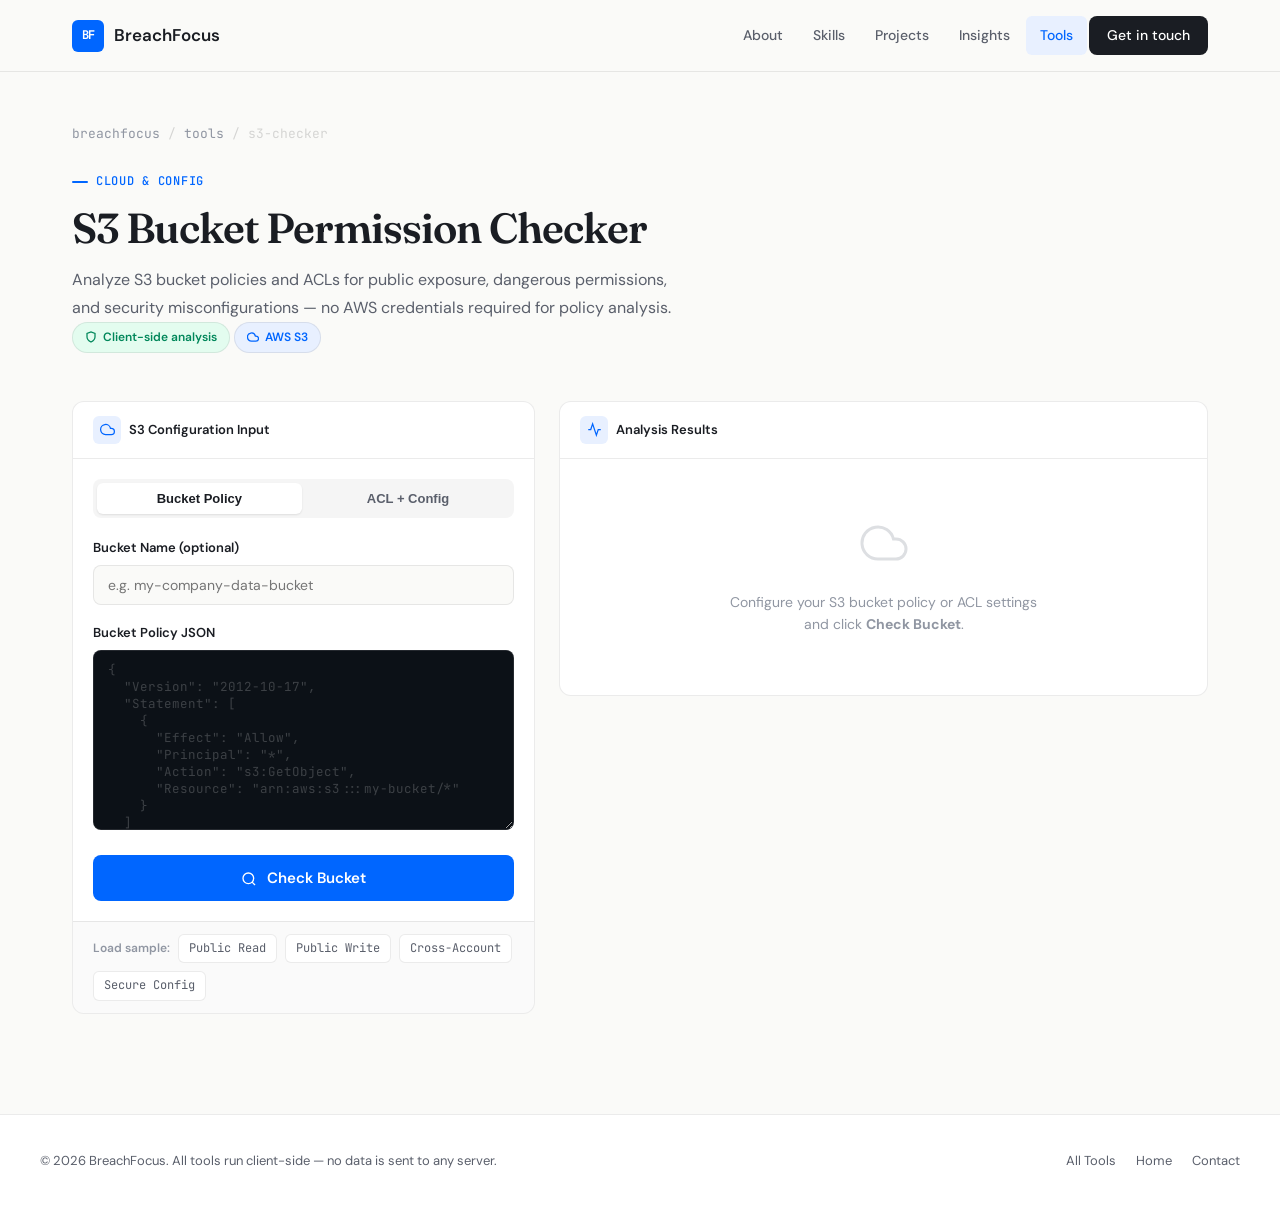
<file: tools/s3-checker.html>
<!DOCTYPE html>
<html lang="en">
<head>
<meta charset="UTF-8">
<meta name="viewport" content="width=device-width, initial-scale=1.0">
<title>S3 Bucket Checker — BreachFocus Tools</title>
<meta name="description" content="Check S3 bucket policies and ACLs for public exposure, misconfigurations, and security risks.">
<link rel="preconnect" href="https://fonts.googleapis.com">
<link rel="preconnect" href="https://fonts.gstatic.com" crossorigin>
<link rel="stylesheet" href="../assets/theme.css">
<style>
:root{--header-h:72px;}
.tool-layout{max-width:var(--max-w);margin:0 auto;padding:0 2rem 80px;display:grid;grid-template-columns:1fr 1.4fr;gap:24px;align-items:start;}
.panel-icon{width:28px;height:28px;border-radius:6px;display:flex;align-items:center;justify-content:center;}

/* INPUT FORM */
.form-section{padding:20px;}
.form-group{margin-bottom:18px;}
.form-group label{display:block;font-size:13px;font-weight:600;margin-bottom:6px;color:var(--text);}
.form-group input,.form-group select,.form-group textarea{width:100%;padding:10px 14px;border:1.5px solid var(--border);border-radius:var(--radius-sm);font-size:14px;font-family:var(--font);background:var(--bg);color:var(--text);transition:border-color 0.2s;outline:none;}
.form-group input:focus,.form-group select:focus,.form-group textarea:focus{border-color:var(--accent);}
.form-group textarea{font-family:var(--font-mono);font-size:12.5px;resize:vertical;min-height:180px;background:var(--bg-dark);color:rgba(255,255,255,0.8);border-color:rgba(255,255,255,0.1);}
.form-group textarea::placeholder{color:rgba(255,255,255,0.2);}
.form-group textarea:focus{border-color:var(--accent);}
.form-divider{display:flex;align-items:center;gap:12px;margin:20px 0;color:var(--text-muted);font-size:13px;}
.form-divider::before,.form-divider::after{content:'';flex:1;height:1px;background:var(--border);}
.check-btn{width:100%;padding:13px;background:var(--accent);color:white;border:none;font-size:15px;font-weight:600;font-family:var(--font);cursor:pointer;transition:all 0.2s;border-radius:var(--radius-sm);display:flex;align-items:center;justify-content:center;gap:8px;}
.check-btn:hover{background:var(--accent-dark);}
.check-btn:disabled{opacity:0.6;cursor:not-allowed;}
.spinner{width:16px;height:16px;border:2px solid rgba(255,255,255,0.3);border-top-color:white;border-radius:50%;animation:spin 0.7s linear infinite;display:none;}
.check-btn.loading .spinner{display:block;}
.check-btn.loading .btn-text{display:none;}
@keyframes spin{to{transform:rotate(360deg);}}

.samples-bar{padding:12px 20px;background:rgba(0,0,0,0.02);border-top:1px solid var(--border);display:flex;align-items:center;gap:8px;flex-wrap:wrap;}
.samples-label{font-size:12px;color:var(--text-muted);font-weight:600;}
.sample-chip{font-size:12px;padding:4px 10px;border-radius:var(--radius-xs);background:var(--bg-card);border:1px solid var(--border);cursor:pointer;color:var(--text-secondary);transition:all 0.2s;font-family:var(--font-mono);}
.sample-chip:hover{border-color:var(--accent);color:var(--accent);background:var(--accent-light);}

/* MODE TABS */
.mode-tabs{display:flex;gap:4px;margin-bottom:20px;background:rgba(0,0,0,0.04);border-radius:var(--radius-sm);padding:4px;}
.mode-tab{flex:1;padding:8px;text-align:center;border-radius:6px;font-size:13px;font-weight:600;cursor:pointer;border:none;background:none;color:var(--text-secondary);transition:all 0.2s;}
.mode-tab.active{background:white;color:var(--text);box-shadow:var(--shadow-sm);}

/* RESULTS */
.results-empty{padding:60px 24px;text-align:center;color:var(--text-muted);}
.results-empty svg{opacity:0.3;margin-bottom:16px;}
.results-empty p{font-size:14px;line-height:1.6;}

/* BUCKET STATUS CARD */
.bucket-status{padding:20px;border-bottom:1px solid var(--border);}
.status-main{display:flex;align-items:center;gap:16px;margin-bottom:16px;}
.status-icon{width:52px;height:52px;border-radius:var(--radius);display:flex;align-items:center;justify-content:center;flex-shrink:0;}
.status-icon.public{background:var(--red-light);color:var(--red);}
.status-icon.private{background:var(--green-light);color:var(--green);}
.status-icon.warning{background:var(--amber-light);color:var(--amber);}
.status-text h3{font-size:18px;font-weight:700;margin-bottom:4px;}
.status-text p{font-size:13px;color:var(--text-secondary);}

/* CHECKS GRID */
.checks-grid{display:grid;grid-template-columns:1fr 1fr;gap:10px;padding:16px;border-bottom:1px solid var(--border);}
.check-item{display:flex;align-items:flex-start;gap:10px;padding:12px;border-radius:var(--radius-sm);border:1px solid var(--border);}
.check-item.pass{border-color:rgba(0,135,90,0.2);background:rgba(0,135,90,0.03);}
.check-item.fail{border-color:rgba(222,53,11,0.2);background:rgba(222,53,11,0.03);}
.check-item.warn{border-color:rgba(255,153,31,0.2);background:rgba(255,153,31,0.03);}
.check-status{width:18px;height:18px;border-radius:50%;display:flex;align-items:center;justify-content:center;flex-shrink:0;margin-top:1px;}
.check-status.pass{background:var(--green);color:white;}
.check-status.fail{background:var(--red);color:white;}
.check-status.warn{background:var(--amber);color:white;}
.check-text{flex:1;}
.check-name{font-size:13px;font-weight:600;line-height:1.3;}
.check-detail{font-size:12px;color:var(--text-muted);margin-top:2px;}

/* FINDINGS */
.findings-section{padding:16px;}
.findings-section h4{font-size:13px;font-weight:700;text-transform:uppercase;letter-spacing:0.05em;color:var(--text-muted);margin-bottom:12px;}
.finding-row{display:flex;align-items:flex-start;gap:10px;padding:12px 14px;border-radius:var(--radius-sm);border:1px solid var(--border);margin-bottom:10px;}
.finding-row:last-child{margin-bottom:0;}
.finding-dot{width:8px;height:8px;border-radius:50%;flex-shrink:0;margin-top:5px;}
.dot-critical{background:var(--red);}
.dot-high{background:#E65100;}
.dot-medium{background:var(--amber);}
.dot-low{background:var(--green);}
.dot-pass{background:var(--green);}
.finding-content{flex:1;}
.finding-name{font-size:13px;font-weight:600;margin-bottom:3px;}
.finding-note{font-size:12px;color:var(--text-secondary);line-height:1.5;}
.sev-pill{font-size:11px;font-weight:700;padding:2px 8px;border-radius:100px;flex-shrink:0;}
.pill-critical{background:var(--red-light);color:var(--red);}
.pill-high{background:#FFF3E0;color:#E65100;}
.pill-medium{background:var(--amber-light);color:var(--amber);}
.pill-low{background:var(--green-light);color:var(--green);}
.pill-pass{background:var(--green-light);color:var(--green);}

/* CLI OUTPUT */
.cli-output{font-family:var(--font-mono);font-size:12.5px;line-height:1.9;padding:20px;background:var(--bg-dark);color:rgba(255,255,255,0.75);border-top:1px solid rgba(255,255,255,0.06);max-height:320px;overflow-y:auto;}
.cli-line{margin-bottom:2px;}
.cli-prompt{color:var(--accent);}
.cli-cmd{color:#E2E8F0;}
.cli-ok{color:#48BB78;}
.cli-warn{color:#F6AD55;}
.cli-err{color:#FC8181;}
.cli-dim{color:rgba(255,255,255,0.3);}

@media(max-width:960px){.tool-layout{grid-template-columns:1fr;}}
@media(max-width:600px){
  .tool-layout{padding:0 1.25rem 60px;}
  .checks-grid{grid-template-columns:1fr;}
}
@media(max-width:479px){
  .tool-layout{padding:0 1rem 48px;}
  .form-group input,.form-group select,.form-group textarea{font-size:16px;}
  .check-name{font-size:12px;}
  .finding-name{font-size:12px;}
}
</style>
</head>
<body>

<nav class="nav" id="nav">
  <div class="nav-inner">
    <a href="../index.html" class="nav-logo">
      <div class="logo-icon">BF</div>
      BreachFocus
    </a>
    <div class="nav-links" id="navLinks">
      <a href="../index.html#about">About</a>
      <a href="../index.html#skills">Skills</a>
      <a href="../index.html#projects">Projects</a>
      <a href="../index.html#blog">Insights</a>
      <a href="index.html" class="active">Tools</a>
      <a href="../index.html#contact" class="nav-cta">Get in touch</a>
    </div>
    <button class="mobile-toggle" id="mobileToggle" aria-label="Menu">
      <svg width="24" height="24" viewBox="0 0 24 24" fill="none" stroke="currentColor" stroke-width="2"><path d="M3 12h18M3 6h18M3 18h18"/></svg>
    </button>
  </div>
</nav>

<div class="page-header">
  <div class="breadcrumb">
    <a href="../index.html">breachfocus</a>
    <span>/</span>
    <a href="index.html">tools</a>
    <span>/</span>
    <span>s3-checker</span>
  </div>
  <div class="tool-label">Cloud &amp; Config</div>
  <h1>S3 Bucket Permission Checker</h1>
  <p>Analyze S3 bucket policies and ACLs for public exposure, dangerous permissions, and security misconfigurations — no AWS credentials required for policy analysis.</p>
  <div class="tool-meta">
    <span class="meta-badge client">
      <svg width="12" height="12" viewBox="0 0 24 24" fill="none" stroke="currentColor" stroke-width="2.5"><path d="M12 22s8-4 8-10V5l-8-3-8 3v7c0 6 8 10 8 10z"/></svg>
      Client-side analysis
    </span>
    <span class="meta-badge cloud">
      <svg width="12" height="12" viewBox="0 0 24 24" fill="none" stroke="currentColor" stroke-width="2.5"><path d="M18 10h-1.26A8 8 0 1 0 9 20h9a5 5 0 0 0 0-10z"/></svg>
      AWS S3
    </span>
  </div>
</div>

<div class="tool-layout">
  <!-- INPUT -->
  <div>
    <div class="panel">
      <div class="panel-header">
        <div class="panel-title">
          <div class="panel-icon" style="background:var(--accent-light);color:var(--accent);">
            <svg width="15" height="15" viewBox="0 0 24 24" fill="none" stroke="currentColor" stroke-width="2"><path d="M18 10h-1.26A8 8 0 1 0 9 20h9a5 5 0 0 0 0-10z"/></svg>
          </div>
          S3 Configuration Input
        </div>
      </div>
      <div class="form-section">
        <div class="mode-tabs">
          <button class="mode-tab active" onclick="switchMode('policy', this)">Bucket Policy</button>
          <button class="mode-tab" onclick="switchMode('acl', this)">ACL + Config</button>
        </div>

        <!-- POLICY MODE -->
        <div id="policyMode">
          <div class="form-group">
            <label>Bucket Name (optional)</label>
            <input type="text" id="bucketName" placeholder="e.g. my-company-data-bucket">
          </div>
          <div class="form-group">
            <label>Bucket Policy JSON</label>
            <textarea id="policyJson" placeholder='{
  "Version": "2012-10-17",
  "Statement": [
    {
      "Effect": "Allow",
      "Principal": "*",
      "Action": "s3:GetObject",
      "Resource": "arn:aws:s3:::my-bucket/*"
    }
  ]
}'></textarea>
          </div>
        </div>

        <!-- ACL MODE -->
        <div id="aclMode" style="display:none;">
          <div class="form-group">
            <label>Bucket Name (optional)</label>
            <input type="text" id="bucketNameAcl" placeholder="e.g. my-company-data-bucket">
          </div>
          <div class="form-group">
            <label>ACL / Public Access Block Status</label>
            <select id="aclSetting">
              <option value="">-- Select ACL setting --</option>
              <option value="private">private (recommended)</option>
              <option value="public-read">public-read ⚠</option>
              <option value="public-read-write">public-read-write 🚨</option>
              <option value="authenticated-read">authenticated-read</option>
              <option value="log-delivery-write">log-delivery-write</option>
            </select>
          </div>
          <div class="form-group">
            <label>Public Access Block Settings</label>
            <select id="pubBlock">
              <option value="">-- Select --</option>
              <option value="all_blocked">All 4 settings enabled (best)</option>
              <option value="partial">Some settings disabled</option>
              <option value="all_off">All 4 settings disabled (worst)</option>
            </select>
          </div>
          <div class="form-group">
            <label>Additional Settings</label>
            <select id="extraSettings">
              <option value="versioning_logging">Versioning ✓ | Logging ✓</option>
              <option value="versioning_only">Versioning ✓ | Logging ✗</option>
              <option value="logging_only">Versioning ✗ | Logging ✓</option>
              <option value="neither">Versioning ✗ | Logging ✗</option>
            </select>
          </div>
        </div>

        <button class="check-btn" id="checkBtn" onclick="runCheck()">
          <span class="btn-text">
            <svg width="16" height="16" viewBox="0 0 24 24" fill="none" stroke="currentColor" stroke-width="2" style="display:inline;vertical-align:middle;margin-right:6px;"><circle cx="11" cy="11" r="8"/><path d="m21 21-4.35-4.35"/></svg>
            Check Bucket
          </span>
          <span class="spinner"></span>
        </button>
      </div>
      <div class="samples-bar">
        <span class="samples-label">Load sample:</span>
        <span class="sample-chip" onclick="loadSample('publicRead')">Public Read</span>
        <span class="sample-chip" onclick="loadSample('publicWrite')">Public Write</span>
        <span class="sample-chip" onclick="loadSample('crossAccount')">Cross-Account</span>
        <span class="sample-chip" onclick="loadSample('secure')">Secure Config</span>
      </div>
    </div>
  </div>

  <!-- RESULTS -->
  <div>
    <div class="panel" id="resultsPanel">
      <div class="panel-header">
        <div class="panel-title">
          <div class="panel-icon" style="background:var(--accent-light);color:var(--accent);">
            <svg width="15" height="15" viewBox="0 0 24 24" fill="none" stroke="currentColor" stroke-width="2"><polyline points="22 12 18 12 15 21 9 3 6 12 2 12"/></svg>
          </div>
          Analysis Results
        </div>
        <span id="resultsBadge" style="display:none;"></span>
      </div>
      <div id="resultsEmpty" class="results-empty">
        <svg width="48" height="48" viewBox="0 0 24 24" fill="none" stroke="currentColor" stroke-width="1.5"><path d="M18 10h-1.26A8 8 0 1 0 9 20h9a5 5 0 0 0 0-10z"/></svg>
        <p>Configure your S3 bucket policy or ACL settings<br>and click <strong>Check Bucket</strong>.</p>
      </div>
      <div id="resultsContent" style="display:none;"></div>
    </div>
  </div>
</div>

<footer class="footer">
  <div class="footer-inner">
    <div class="footer-copy">&copy; 2026 BreachFocus. All tools run client-side — no data is sent to any server.</div>
    <div class="footer-links">
      <a href="index.html">All Tools</a>
      <a href="../index.html">Home</a>
      <a href="../index.html#contact">Contact</a>
    </div>
  </div>
</footer>

<script>
let currentMode = 'policy';

function switchMode(mode, el) {
  currentMode = mode;
  document.querySelectorAll('.mode-tab').forEach(t => t.classList.remove('active'));
  el.classList.add('active');
  document.getElementById('policyMode').style.display = mode === 'policy' ? '' : 'none';
  document.getElementById('aclMode').style.display = mode === 'acl' ? '' : 'none';
}

const SAMPLES = {
  publicRead: {
    name: 'my-public-website',
    policy: {
      "Version": "2012-10-17",
      "Statement": [
        {
          "Sid": "PublicReadGetObject",
          "Effect": "Allow",
          "Principal": "*",
          "Action": "s3:GetObject",
          "Resource": "arn:aws:s3:::my-public-website/*"
        }
      ]
    }
  },
  publicWrite: {
    name: 'vulnerable-upload-bucket',
    policy: {
      "Version": "2012-10-17",
      "Statement": [
        {
          "Sid": "PublicWrite",
          "Effect": "Allow",
          "Principal": "*",
          "Action": ["s3:PutObject","s3:DeleteObject","s3:GetObject"],
          "Resource": "arn:aws:s3:::vulnerable-upload-bucket/*"
        }
      ]
    }
  },
  crossAccount: {
    name: 'shared-data-bucket',
    policy: {
      "Version": "2012-10-17",
      "Statement": [
        {
          "Sid": "CrossAccountRead",
          "Effect": "Allow",
          "Principal": {"AWS": "arn:aws:iam::999999999999:root"},
          "Action": ["s3:GetObject","s3:ListBucket","s3:GetBucketAcl"],
          "Resource": ["arn:aws:s3:::shared-data-bucket","arn:aws:s3:::shared-data-bucket/*"]
        },
        {
          "Sid": "DenyNonSSL",
          "Effect": "Deny",
          "Principal": "*",
          "Action": "s3:*",
          "Resource": ["arn:aws:s3:::shared-data-bucket","arn:aws:s3:::shared-data-bucket/*"],
          "Condition": {"Bool": {"aws:SecureTransport": "false"}}
        }
      ]
    }
  },
  secure: {
    name: 'secure-internal-data',
    policy: {
      "Version": "2012-10-17",
      "Statement": [
        {
          "Sid": "AppRoleOnly",
          "Effect": "Allow",
          "Principal": {"AWS": "arn:aws:iam::123456789012:role/MyAppRole"},
          "Action": ["s3:GetObject","s3:PutObject"],
          "Resource": "arn:aws:s3:::secure-internal-data/*",
          "Condition": {"Bool": {"aws:SecureTransport": "true"}}
        },
        {
          "Sid": "DenyUnencrypted",
          "Effect": "Deny",
          "Principal": "*",
          "Action": "s3:PutObject",
          "Resource": "arn:aws:s3:::secure-internal-data/*",
          "Condition": {"StringNotEquals": {"s3:x-amz-server-side-encryption": "AES256"}}
        }
      ]
    }
  }
};

function loadSample(name) {
  const s = SAMPLES[name];
  document.getElementById('bucketName').value = s.name;
  document.getElementById('policyJson').value = JSON.stringify(s.policy, null, 2);
  if (currentMode !== 'policy') {
    switchMode('policy', document.querySelectorAll('.mode-tab')[0]);
  }
}

function runCheck() {
  const btn = document.getElementById('checkBtn');
  btn.classList.add('loading');
  btn.disabled = true;
  setTimeout(() => {
    try {
      if (currentMode === 'policy') checkPolicy();
      else checkACL();
    } catch(e) {
      showError(e.message);
    }
    btn.classList.remove('loading');
    btn.disabled = false;
  }, 500);
}

function showError(msg) {
  document.getElementById('resultsEmpty').style.display = '';
  document.getElementById('resultsContent').style.display = 'none';
  document.getElementById('resultsEmpty').innerHTML = `
    <svg width="40" height="40" viewBox="0 0 24 24" fill="none" stroke="currentColor" stroke-width="1.5" style="color:var(--red);opacity:1;"><circle cx="12" cy="12" r="10"/><line x1="12" y1="8" x2="12" y2="12"/><line x1="12" y1="16" x2="12.01" y2="16"/></svg>
    <p style="color:var(--red);font-weight:600;margin-top:8px;">Error</p>
    <p style="font-size:13px;margin-top:4px;">${msg}</p>
  `;
}

function checkPolicy() {
  const raw = document.getElementById('policyJson').value.trim();
  const bucketName = document.getElementById('bucketName').value.trim() || 'unnamed-bucket';

  if (!raw) throw new Error('Please paste a bucket policy JSON first.');
  let policy;
  try { policy = JSON.parse(raw); } catch(e) { throw new Error('Invalid JSON: ' + e.message); }

  const stmts = policy.Statement || [];
  const findings = [];
  const checks = [];

  let isPublicRead = false, isPublicWrite = false, hasSSLEnforce = false,
      hasEncryptEnforce = false, hasCrossAccount = false, hasDelete = false,
      hasWildcard = false, hasConditionOnPublic = false;

  stmts.forEach((s, i) => {
    const effect = s.Effect || 'Allow';
    const principal = s.Principal;
    const actions = [].concat(s.Action || []);
    const resources = [].concat(s.Resource || []);
    const hasCondition = s.Condition && Object.keys(s.Condition).length > 0;
    const loc = `Statement[${i}]${s.Sid ? ` "${s.Sid}"` : ''}`;
    const isPublicPrincipal = principal === '*' || (principal?.AWS === '*') || (principal?.Service === '*');

    if (effect === 'Allow') {
      if (isPublicPrincipal) {
        if (hasCondition) hasConditionOnPublic = true;
        const readActions = actions.filter(a => ['s3:GetObject','s3:ListBucket','s3:*','*'].includes(a));
        const writeActions = actions.filter(a => ['s3:PutObject','s3:DeleteObject','s3:*','*'].includes(a));
        if (readActions.length) isPublicRead = true;
        if (writeActions.length) isPublicWrite = true;
        if (actions.some(a => a.includes('*'))) hasWildcard = true;

        if (writeActions.length && !hasCondition) {
          findings.push({ sev:'critical', name:'Public write access', note:`${loc} allows anyone to upload or delete objects without authentication.`, cli:`\x1b[31m[CRIT]\x1b[0m Public write: ${actions.filter(a=>writeActions.includes(a)).join(', ')} on ${resources.join(', ')}` });
        } else if (readActions.length && !hasCondition) {
          findings.push({ sev:'high', name:'Public read access (unauthenticated)', note:`${loc} allows any internet user to read objects. Intentional for static websites only.`, cli:`\x1b[33m[HIGH]\x1b[0m Public read: ${readActions.join(', ')} on ${resources.join(', ')}` });
        } else if (hasCondition) {
          findings.push({ sev:'low', name:'Public principal with condition', note:`${loc} has Principal "*" but includes a Condition block — verify conditions fully restrict access.`, cli:`\x1b[32m[INFO]\x1b[0m Conditional public access in ${loc}` });
        }
      }

      // Cross-account access
      if (principal?.AWS && principal.AWS !== '*') {
        const accts = [].concat(principal.AWS);
        accts.forEach(arn => {
          if (arn.includes(':root') || (arn.match(/\d{12}/) && !arn.includes('role') && !arn.includes('user'))) {
            hasCrossAccount = true;
            findings.push({ sev:'medium', name:'Cross-account root-level access', note:`${loc} grants access to ${arn} — cross-account root principals are risky. Prefer specific IAM roles.`, cli:`\x1b[33m[WARN]\x1b[0m Cross-account root access: ${arn}` });
          } else {
            hasCrossAccount = true;
            findings.push({ sev:'low', name:'Cross-account access granted', note:`${loc} grants access to external account/role: ${arn}. Verify this is intentional.`, cli:`\x1b[34m[INFO]\x1b[0m Cross-account principal: ${arn}` });
          }
        });
      }

      if (actions.includes('s3:DeleteObject') || actions.includes('s3:*') || actions.includes('*')) {
        hasDelete = true;
      }
    }

    if (effect === 'Deny') {
      if (actions.includes('s3:*') || actions.includes('*')) {
        const cond = s.Condition;
        if (cond?.Bool?.['aws:SecureTransport'] === 'false' || cond?.Bool?.['aws:SecureTransport'] === false) {
          hasSSLEnforce = true;
          findings.push({ sev:'pass', name:'SSL/TLS enforcement active', note:`${loc} denies all non-HTTPS requests. Excellent — this protects against in-transit data exposure.`, cli:`\x1b[32m[PASS]\x1b[0m TLS enforcement Deny statement found` });
        }
        if (cond?.StringNotEquals?.['s3:x-amz-server-side-encryption']) {
          hasEncryptEnforce = true;
          findings.push({ sev:'pass', name:'Encryption enforcement active', note:`${loc} denies unencrypted uploads. Objects will always be stored with server-side encryption.`, cli:`\x1b[32m[PASS]\x1b[0m Encryption-at-rest enforcement Deny statement found` });
        }
      }
    }
  });

  // Add positive checks for missing controls
  if (!hasSSLEnforce) {
    findings.push({ sev:'medium', name:'No SSL/TLS enforcement', note:'No Deny statement for non-HTTPS requests. Data is vulnerable to man-in-the-middle attacks in transit.', cli:`\x1b[33m[WARN]\x1b[0m Missing TLS enforcement Deny block` });
  }
  if (!hasEncryptEnforce) {
    findings.push({ sev:'low', name:'No encryption enforcement', note:'No Deny statement for unencrypted PutObject requests. Objects can be stored without server-side encryption.', cli:`\x1b[34m[INFO]\x1b[0m Missing encryption enforcement Deny block` });
  }
  if (hasDelete && isPublicPrincipalCheck(stmts)) {
    findings.push({ sev:'critical', name:'Public DeleteObject access', note:'Public principals can delete bucket objects. This is almost never intentional and can lead to complete data loss.', cli:`\x1b[31m[CRIT]\x1b[0m Public delete access detected` });
  }

  // Security check items
  checks.push({ status: isPublicWrite ? 'fail' : 'pass', name: 'No public write', detail: isPublicWrite ? 'Public write access detected' : 'Write access is restricted' });
  checks.push({ status: (isPublicRead && !hasConditionOnPublic) ? 'warn' : 'pass', name: 'Read access', detail: (isPublicRead && !hasConditionOnPublic) ? 'Unauthenticated public reads' : 'Read access is controlled' });
  checks.push({ status: hasSSLEnforce ? 'pass' : 'warn', name: 'TLS enforced', detail: hasSSLEnforce ? 'HTTPS-only Deny present' : 'Non-HTTPS not explicitly denied' });
  checks.push({ status: hasEncryptEnforce ? 'pass' : 'warn', name: 'Encryption enforced', detail: hasEncryptEnforce ? 'Unencrypted uploads denied' : 'Unencrypted uploads not denied' });
  checks.push({ status: hasWildcard ? 'fail' : 'pass', name: 'No wildcard actions', detail: hasWildcard ? 'Wildcard action (s3:*) found' : 'No wildcard actions' });
  checks.push({ status: hasCrossAccount ? 'warn' : 'pass', name: 'Cross-account access', detail: hasCrossAccount ? 'External accounts have access' : 'No cross-account principals' });

  const exposure = isPublicWrite ? 'PUBLIC WRITE' : isPublicRead ? 'PUBLIC READ' : hasCrossAccount ? 'CROSS-ACCOUNT' : 'PRIVATE';
  const statusType = isPublicWrite ? 'public' : isPublicRead ? 'public' : hasCrossAccount ? 'warning' : 'private';

  renderResults(findings, checks, exposure, statusType, bucketName, generateCLI(bucketName, findings));
}

function isPublicPrincipalCheck(stmts) {
  return stmts.some(s => {
    const p = s.Principal;
    return s.Effect === 'Allow' && (p === '*' || p?.AWS === '*');
  });
}

function checkACL() {
  const bucketName = document.getElementById('bucketNameAcl').value.trim() || 'unnamed-bucket';
  const acl = document.getElementById('aclSetting').value;
  const pubBlock = document.getElementById('pubBlock').value;
  const extras = document.getElementById('extraSettings').value;

  if (!acl || !pubBlock) throw new Error('Please select ACL setting and Public Access Block status.');

  const findings = [];
  const checks = [];

  const hasVersioning = extras.includes('versioning');
  const hasLogging = extras.includes('logging');
  const allBlocked = pubBlock === 'all_blocked';
  const allOff = pubBlock === 'all_off';

  // ACL checks
  if (acl === 'public-read-write') {
    findings.push({ sev:'critical', name:'ACL: public-read-write', note:'Bucket ACL allows anyone on the internet to read AND write objects. This is almost never intended and is a severe misconfiguration.', cli:`[CRIT] ACL public-read-write detected` });
  } else if (acl === 'public-read') {
    findings.push({ sev:'high', name:'ACL: public-read', note:'Bucket ACL allows any unauthenticated user to list and read all objects. Only appropriate for intentional public content.', cli:`[HIGH] ACL public-read detected` });
  } else {
    findings.push({ sev:'pass', name:'ACL: private (good)', note:`Bucket ACL is set to private — access controlled via IAM and bucket policies only.`, cli:`[PASS] ACL private` });
  }

  // Public access block
  if (allBlocked) {
    findings.push({ sev:'pass', name:'Public Access Block: all enabled', note:'All 4 Public Access Block settings are enabled. This is the AWS-recommended configuration and prevents any public access even via misconfigured policies.', cli:`[PASS] All Public Access Block settings enabled` });
  } else if (allOff) {
    findings.push({ sev:'critical', name:'Public Access Block: all disabled', note:'All 4 Public Access Block settings are disabled. Bucket policies or ACLs can expose this bucket publicly with no guardrail.', cli:`[CRIT] All Public Access Block settings disabled` });
  } else {
    findings.push({ sev:'medium', name:'Public Access Block: partially disabled', note:'Some Public Access Block settings are disabled. Review which settings are off — even partial disabling can allow exposure via misconfigured policies.', cli:`[WARN] Partial Public Access Block settings` });
  }

  // Versioning
  if (!hasVersioning) {
    findings.push({ sev:'medium', name:'Versioning not enabled', note:'Without versioning, accidental deletes or ransomware overwrites are unrecoverable. Enable versioning + MFA Delete for critical buckets.', cli:`[WARN] Versioning disabled` });
  } else {
    findings.push({ sev:'pass', name:'Versioning enabled', note:'Object versioning is active — previous versions of objects are recoverable from deletes and overwrites.', cli:`[PASS] Versioning enabled` });
  }

  // Logging
  if (!hasLogging) {
    findings.push({ sev:'low', name:'Access logging not enabled', note:'Without server access logging, you have no audit trail of who accessed or modified objects in this bucket.', cli:`[INFO] Access logging disabled` });
  } else {
    findings.push({ sev:'pass', name:'Access logging enabled', note:'Server access logging is capturing requests — good for audit, compliance, and incident investigation.', cli:`[PASS] Access logging enabled` });
  }

  const isPublic = acl.includes('public');
  const statusType = (isPublic || allOff) ? 'public' : allBlocked ? 'private' : 'warning';
  const exposure = acl === 'public-read-write' ? 'PUBLIC R/W' : acl === 'public-read' ? 'PUBLIC READ' : allBlocked ? 'PRIVATE' : 'RESTRICTED';

  checks.push({ status: acl === 'private' ? 'pass' : 'fail', name: 'ACL: private', detail: acl === 'private' ? 'Correctly set to private' : `ACL is ${acl}` });
  checks.push({ status: allBlocked ? 'pass' : allOff ? 'fail' : 'warn', name: 'Public Access Block', detail: allBlocked ? 'All 4 settings enabled' : allOff ? 'All settings disabled' : 'Partially enabled' });
  checks.push({ status: hasVersioning ? 'pass' : 'warn', name: 'Versioning', detail: hasVersioning ? 'Enabled' : 'Disabled' });
  checks.push({ status: hasLogging ? 'pass' : 'warn', name: 'Access logging', detail: hasLogging ? 'Enabled' : 'Disabled' });

  renderResults(findings, checks, exposure, statusType, bucketName, generateCLI(bucketName, findings));
}

function generateCLI(bucket, findings) {
  const lines = [];
  lines.push(`<span class="cli-dim"># BreachFocus S3 Checker — ${new Date().toISOString().slice(0,19)}Z</span>`);
  lines.push(`<span class="cli-prompt">$</span> <span class="cli-cmd">aws s3api get-bucket-policy --bucket ${bucket}</span>`);
  lines.push('');
  findings.forEach(f => {
    const cls = f.sev === 'critical' ? 'cli-err' : f.sev === 'high' ? 'cli-warn' : f.sev === 'pass' ? 'cli-ok' : 'cli-dim';
    const prefix = f.sev === 'critical' ? '[CRITICAL]' : f.sev === 'high' ? '[HIGH]' : f.sev === 'pass' ? '[PASS]' : f.sev === 'medium' ? '[MEDIUM]' : '[LOW]';
    lines.push(`<span class="${cls}">${prefix}</span> ${f.name}`);
  });
  lines.push('');
  lines.push(`<span class="cli-prompt">$</span> <span class="cli-dim">// Analysis complete</span>`);
  return lines.join('\n');
}

function renderResults(findings, checks, exposure, statusType, bucketName, cliOutput) {
  document.getElementById('resultsEmpty').style.display = 'none';
  document.getElementById('resultsContent').style.display = '';

  const statusMessages = {
    public: 'This bucket has public access exposure. Review findings immediately.',
    private: 'Bucket access appears restricted. Review findings for hardening opportunities.',
    warning: 'Bucket has potential misconfigurations that need review.',
  };
  const statusIcons = {
    public: `<svg width="26" height="26" viewBox="0 0 24 24" fill="none" stroke="currentColor" stroke-width="2"><circle cx="12" cy="12" r="10"/><line x1="12" y1="8" x2="12" y2="12"/><line x1="12" y1="16" x2="12.01" y2="16"/></svg>`,
    private: `<svg width="26" height="26" viewBox="0 0 24 24" fill="none" stroke="currentColor" stroke-width="2"><path d="M12 22s8-4 8-10V5l-8-3-8 3v7c0 6 8 10 8 10z"/><path d="M9 12l2 2 4-4"/></svg>`,
    warning: `<svg width="26" height="26" viewBox="0 0 24 24" fill="none" stroke="currentColor" stroke-width="2"><path d="M10.29 3.86L1.82 18a2 2 0 0 0 1.71 3h16.94a2 2 0 0 0 1.71-3L13.71 3.86a2 2 0 0 0-3.42 0z"/><line x1="12" y1="9" x2="12" y2="13"/><line x1="12" y1="17" x2="12.01" y2="17"/></svg>`,
  };

  const sortedFindings = [...findings].sort((a,b) => {
    const order = {critical:0,high:1,medium:2,low:3,info:4,pass:5};
    return (order[a.sev]??6) - (order[b.sev]??6);
  });

  const checksHtml = checks.map(c => `
    <div class="check-item ${c.status}">
      <div class="check-status ${c.status}">
        ${c.status === 'pass' ? '<svg width="10" height="10" viewBox="0 0 24 24" fill="none" stroke="currentColor" stroke-width="3"><polyline points="20 6 9 17 4 12"/></svg>' :
          c.status === 'fail' ? '<svg width="10" height="10" viewBox="0 0 24 24" fill="none" stroke="currentColor" stroke-width="3"><line x1="18" y1="6" x2="6" y2="18"/><line x1="6" y1="6" x2="18" y2="18"/></svg>' :
          '<svg width="10" height="10" viewBox="0 0 24 24" fill="none" stroke="currentColor" stroke-width="3"><line x1="12" y1="9" x2="12" y2="13"/><line x1="12" y1="17" x2="12.01" y2="17"/></svg>'}
      </div>
      <div class="check-text">
        <div class="check-name">${c.name}</div>
        <div class="check-detail">${c.detail}</div>
      </div>
    </div>
  `).join('');

  const findingsHtml = sortedFindings.map(f => `
    <div class="finding-row">
      <span class="finding-dot dot-${f.sev}"></span>
      <div class="finding-content">
        <div class="finding-name">${f.name}</div>
        <div class="finding-note">${f.note}</div>
      </div>
      <span class="sev-pill pill-${f.sev}">${f.sev === 'pass' ? 'PASS' : f.sev.toUpperCase()}</span>
    </div>
  `).join('');

  document.getElementById('resultsContent').innerHTML = `
    <div class="bucket-status">
      <div class="status-main">
        <div class="status-icon ${statusType}">${statusIcons[statusType]}</div>
        <div class="status-text">
          <h3>${bucketName}</h3>
          <p>${statusMessages[statusType]}</p>
          <span style="display:inline-block;margin-top:8px;padding:4px 12px;border-radius:100px;font-size:12px;font-weight:700;background:${statusType==='private'?'var(--green-light)':statusType==='warning'?'var(--amber-light)':'var(--red-light)'};color:${statusType==='private'?'var(--green)':statusType==='warning'?'var(--amber)':'var(--red)'};">${exposure}</span>
        </div>
      </div>
    </div>
    <div class="checks-grid">${checksHtml}</div>
    <div class="findings-section">
      <h4>Detailed Findings (${sortedFindings.length})</h4>
      ${findingsHtml}
    </div>
    <div class="cli-output">${cliOutput}</div>
  `;
}

window.addEventListener('scroll', () => {
  document.getElementById('nav').classList.toggle('scrolled', window.scrollY > 20);
});

const mobileToggle = document.getElementById('mobileToggle');
const navLinks = document.getElementById('navLinks');
mobileToggle.addEventListener('click', () => {
  const isOpen = navLinks.classList.toggle('open');
  mobileToggle.innerHTML = isOpen
    ? '<svg width="24" height="24" viewBox="0 0 24 24" fill="none" stroke="currentColor" stroke-width="2"><line x1="18" y1="6" x2="6" y2="18"/><line x1="6" y1="6" x2="18" y2="18"/></svg>'
    : '<svg width="24" height="24" viewBox="0 0 24 24" fill="none" stroke="currentColor" stroke-width="2"><path d="M3 12h18M3 6h18M3 18h18"/></svg>';
});

document.querySelectorAll('.nav-links a').forEach(a => {
  a.addEventListener('click', () => {
    navLinks.classList.remove('open');
    mobileToggle.innerHTML = '<svg width="24" height="24" viewBox="0 0 24 24" fill="none" stroke="currentColor" stroke-width="2"><path d="M3 12h18M3 6h18M3 18h18"/></svg>';
  });
});

document.addEventListener('click', (e) => {
  if (!e.target.closest('.nav-inner')) {
    navLinks.classList.remove('open');
    mobileToggle.innerHTML = '<svg width="24" height="24" viewBox="0 0 24 24" fill="none" stroke="currentColor" stroke-width="2"><path d="M3 12h18M3 6h18M3 18h18"/></svg>';
  }
});
</script>
</body>
</html>
</file>
<file: assets/theme.css>
/* ══════════════════════════════════════════════════════════
   BreachFocus — Unified Design System
   assets/theme.css  |  All pages import this file
   ══════════════════════════════════════════════════════════ */

@import url('https://fonts.googleapis.com/css2?family=DM+Sans:ital,opsz,wght@0,9..40,300;0,9..40,400;0,9..40,500;0,9..40,600;0,9..40,700&family=JetBrains+Mono:wght@400;500;600&family=Fraunces:ital,opsz,wght@0,9..144,300;0,9..144,400;0,9..144,600&display=swap');

/* ── Design Tokens ───────────────────────────────────────── */
:root {
  /* Backgrounds */
  --bg:           #FAFAF8;
  --bg-card:      #FFFFFF;
  --bg-alt:       #F7F7F5;
  --bg-dark:      #0C1117;
  --bg-dark-card: #151C25;

  /* Text */
  --text:           #1A1D23;
  --text-secondary: #5A5F6B;
  --text-muted:     #9096A2;

  /* Accent — Blue */
  --accent:       #0066FF;
  --accent-light: #E8F0FF;
  --accent-dark:  #0047B3;

  /* Semantic */
  --green:        #00875A;
  --green-light:  #E3FCEF;
  --red:          #DE350B;
  --red-light:    #FFEBE6;
  --amber:        #FF991F;
  --amber-light:  #FFF7E6;
  --purple:       #7C3AED;
  --purple-light: #F0E6FF;
  --cyan:         #0891B2;
  --cyan-light:   #ECFEFF;

  /* Borders */
  --border:        rgba(0,0,0,0.08);
  --border-strong: rgba(0,0,0,0.15);

  /* Shadows */
  --shadow-sm: 0 1px 3px rgba(0,0,0,0.04), 0 1px 2px rgba(0,0,0,0.06);
  --shadow-md: 0 4px 12px rgba(0,0,0,0.06), 0 2px 4px rgba(0,0,0,0.04);
  --shadow-lg: 0 12px 40px rgba(0,0,0,0.08), 0 4px 12px rgba(0,0,0,0.04);

  /* Border radii */
  --radius:    12px;
  --radius-sm: 8px;
  --radius-xs: 6px;

  /* Typography */
  --font:         'DM Sans', -apple-system, BlinkMacSystemFont, sans-serif;
  --font-mono:    'JetBrains Mono', 'SF Mono', Consolas, monospace;
  --font-display: 'Fraunces', Georgia, serif;

  /* Layout */
  --max-w:   1200px;
  --header-h: 64px;

  /* ─ Legacy aliases (abbreviated-variable pages keep working) ─ */
  --text-s: var(--text-secondary);
  --text-m: var(--text-muted);
  --al:  var(--accent-light);
  --ad:  var(--accent-dark);
  --gl:  var(--green-light);
  --rl:  var(--red-light);
  --aml: var(--amber-light);
  --bs:  var(--border-strong);
  --r:   var(--radius);
  --rs:  var(--radius-sm);
  --rx:  var(--radius-xs);
  --mono: var(--font-mono);
  --dsp:  var(--font-display);
  --mw:   var(--max-w);
  --nh:   var(--header-h);
}

/* ── Reset ───────────────────────────────────────────────── */
*, *::before, *::after {
  margin: 0;
  padding: 0;
  box-sizing: border-box;
}
html {
  scroll-behavior: smooth;
  overflow-x: hidden;
}
body {
  font-family: var(--font);
  background: var(--bg);
  color: var(--text);
  line-height: 1.6;
  -webkit-font-smoothing: antialiased;
  -moz-osx-font-smoothing: grayscale;
}

/* ── Navigation — shared base ────────────────────────────── */
.nav {
  position: fixed;
  top: 0; left: 0; right: 0;
  z-index: 100;
  height: var(--header-h);
  background: rgba(250,250,248,0.92);
  backdrop-filter: blur(20px) saturate(1.4);
  -webkit-backdrop-filter: blur(20px) saturate(1.4);
  border-bottom: 1px solid var(--border);
  transition: box-shadow 0.3s;
}
.nav.scrolled { box-shadow: 0 1px 10px rgba(0,0,0,0.07); }

.nav-inner {
  max-width: var(--max-w);
  margin: 0 auto;
  height: 100%;
  display: flex;
  align-items: center;
  justify-content: space-between;
  padding: 0 2rem;
  gap: 12px;
}
.nav-logo {
  display: flex;
  align-items: center;
  gap: 10px;
  font-weight: 600;
  font-size: 17px;
  color: var(--text);
  text-decoration: none;
  flex-shrink: 0;
}
.logo-icon {
  width: 32px;
  height: 32px;
  background: var(--accent);
  border-radius: var(--radius-xs);
  display: flex;
  align-items: center;
  justify-content: center;
  color: white;
  font-family: var(--font-mono);
  font-weight: 700;
  font-size: 12px;
  letter-spacing: -0.5px;
  flex-shrink: 0;
}

/* Tool-page back button */
.nav-back {
  display: flex;
  align-items: center;
  gap: 6px;
  font-size: 14px;
  font-weight: 500;
  color: var(--text-secondary);
  text-decoration: none;
  padding: 7px 14px;
  border-radius: var(--radius-xs);
  border: 1px solid var(--border);
  transition: all 0.2s;
  white-space: nowrap;
}
.nav-back:hover {
  color: var(--text);
  border-color: var(--border-strong);
  background: rgba(0,0,0,0.02);
}
.nav-back svg { flex-shrink: 0; }

/* Full navigation links (home / tools index / advanced tool pages) */
.nav-links {
  display: flex;
  gap: 2px;
  align-items: center;
}
.nav-links a {
  padding: 8px 14px;
  border-radius: var(--radius-xs);
  font-size: 14px;
  font-weight: 500;
  color: var(--text-secondary);
  text-decoration: none;
  transition: all 0.2s;
  white-space: nowrap;
}
.nav-links a:hover { background: rgba(0,0,0,0.04); color: var(--text); }
.nav-links a.active { color: var(--accent); background: var(--accent-light); }
.nav-cta {
  padding: 8px 18px !important;
  background: var(--text) !important;
  color: white !important;
  border-radius: var(--radius-sm) !important;
}
.nav-cta:hover { opacity: 0.88 !important; }

.mobile-toggle {
  display: none;
  background: none;
  border: none;
  cursor: pointer;
  padding: 10px;
  min-width: 44px;
  min-height: 44px;
  color: var(--text);
  touch-action: manipulation;
  -webkit-tap-highlight-color: transparent;
  align-items: center;
  justify-content: center;
}

/* ── Hero Section ────────────────────────────────────────── */
.hero {
  padding: calc(var(--header-h) + 52px) 2rem 40px;
  max-width: var(--max-w);
  margin: 0 auto;
}
.badge {
  display: inline-flex;
  align-items: center;
  gap: 7px;
  padding: 5px 12px;
  border-radius: 100px;
  font-size: 12px;
  font-weight: 600;
  font-family: var(--font-mono);
  letter-spacing: 0.04em;
  text-transform: uppercase;
  margin-bottom: 16px;
}
.badge-green  { background: var(--green-light);  color: var(--green); }
.badge-blue   { background: var(--accent-light); color: var(--accent); }
.badge-red    { background: var(--red-light);    color: var(--red); }
.badge-amber  { background: var(--amber-light);  color: var(--amber); }
.badge-purple { background: var(--purple-light); color: var(--purple); }
.badge-cyan   { background: var(--cyan-light);   color: var(--cyan); }

.hero h1 {
  font-family: var(--font-display);
  font-size: clamp(28px, 4vw, 44px);
  font-weight: 600;
  letter-spacing: -0.025em;
  margin-bottom: 12px;
  line-height: 1.15;
}
.hero p {
  font-size: 16px;
  color: var(--text-secondary);
  max-width: 620px;
  line-height: 1.75;
}

/* Page-header variant (breadcrumb style, used on advanced tool pages) */
.page-header {
  padding: calc(var(--header-h) + 52px) 2rem 48px;
  max-width: var(--max-w);
  margin: 0 auto;
}
.breadcrumb {
  display: flex;
  align-items: center;
  gap: 8px;
  margin-bottom: 20px;
  font-size: 13px;
  color: var(--text-muted);
  font-family: var(--font-mono);
}
.breadcrumb a { color: var(--text-muted); text-decoration: none; transition: color 0.2s; }
.breadcrumb a:hover { color: var(--accent); }
.breadcrumb span { color: var(--border-strong); }
.tool-label {
  display: inline-flex;
  align-items: center;
  gap: 8px;
  font-family: var(--font-mono);
  font-size: 12px;
  color: var(--accent);
  font-weight: 500;
  letter-spacing: 0.06em;
  text-transform: uppercase;
  margin-bottom: 12px;
}
.tool-label::before {
  content: '';
  width: 16px;
  height: 2px;
  background: var(--accent);
  border-radius: 1px;
}
.page-header h1 {
  font-family: var(--font-display);
  font-size: clamp(28px, 4vw, 42px);
  font-weight: 600;
  letter-spacing: -0.025em;
  margin-bottom: 12px;
  line-height: 1.2;
}
.page-header p {
  font-size: 16px;
  color: var(--text-secondary);
  max-width: 600px;
  line-height: 1.75;
}
.back-link {
  display: inline-flex;
  align-items: center;
  gap: 6px;
  font-size: 14px;
  font-weight: 500;
  color: var(--text-secondary);
  text-decoration: none;
  transition: color 0.2s;
}
.back-link:hover { color: var(--accent); }
.back-link svg { transition: transform 0.2s; }
.back-link:hover svg { transform: translateX(-3px); }

/* ── Content Body Wrapper ────────────────────────────────── */
.body, .tool-body {
  max-width: var(--max-w);
  margin: 0 auto;
  padding: 0 2rem 80px;
}

/* ── Panel / Card ────────────────────────────────────────── */
.panel {
  background: var(--bg-card);
  border-radius: var(--radius);
  border: 1px solid var(--border);
  overflow: hidden;
  margin-bottom: 20px;
}
.panel-header, .ph {
  padding: 14px 20px;
  border-bottom: 1px solid var(--border);
  display: flex;
  align-items: center;
  justify-content: space-between;
  gap: 12px;
}
.panel-title, .pt {
  font-size: 13px;
  font-weight: 600;
  display: flex;
  align-items: center;
  gap: 8px;
}
.panel-body, .pb { padding: 18px 20px; }
.panel-sub, .ps {
  font-size: 12px;
  color: var(--text-muted);
  font-family: var(--font-mono);
}

/* ── Buttons ─────────────────────────────────────────────── */
.btn {
  display: inline-flex;
  align-items: center;
  justify-content: center;
  gap: 7px;
  padding: 11px 22px;
  background: var(--accent);
  color: white;
  border: none;
  border-radius: var(--radius-sm);
  font-size: 14px;
  font-weight: 600;
  font-family: var(--font);
  cursor: pointer;
  transition: background 0.2s, transform 0.15s, box-shadow 0.2s;
  white-space: nowrap;
  text-decoration: none;
  line-height: 1;
}
.btn:hover {
  background: var(--accent-dark);
  transform: translateY(-1px);
  box-shadow: 0 4px 14px rgba(0,102,255,0.22);
}
.btn:active { transform: translateY(0); box-shadow: none; }

.btn-secondary {
  background: var(--bg-card);
  color: var(--text-secondary);
  border: 1.5px solid var(--border);
}
.btn-secondary:hover {
  color: var(--text);
  border-color: var(--border-strong);
  background: var(--bg);
  box-shadow: none;
  transform: none;
}

.btn-ghost {
  background: transparent;
  color: var(--text-secondary);
  border: 1px solid var(--border);
}
.btn-ghost:hover {
  color: var(--text);
  border-color: var(--border-strong);
  background: rgba(0,0,0,0.03);
  box-shadow: none;
  transform: none;
}

.btn-danger {
  background: var(--red-light);
  color: var(--red);
  border: 1.5px solid rgba(222,53,11,0.15);
}
.btn-danger:hover {
  background: var(--red);
  color: white;
  box-shadow: none;
  transform: none;
}

.btn-sm {
  padding: 7px 14px;
  font-size: 13px;
  border-radius: var(--radius-xs);
  gap: 5px;
}

/* ── Form Elements ───────────────────────────────────────── */
input[type="text"],
input[type="email"],
input[type="number"],
input[type="search"],
input[type="url"],
select,
textarea {
  font-family: var(--font);
  font-size: 14px;
  color: var(--text);
  background: var(--bg);
  border: 1.5px solid var(--border);
  border-radius: var(--radius-sm);
  padding: 10px 14px;
  outline: none;
  transition: border-color 0.2s, box-shadow 0.2s;
  width: 100%;
}
input[type="text"]:focus,
input[type="email"]:focus,
input[type="number"]:focus,
input[type="search"]:focus,
input[type="url"]:focus,
select:focus,
textarea:focus {
  border-color: var(--accent);
  box-shadow: 0 0 0 3px rgba(0,102,255,0.08);
}
textarea { resize: vertical; min-height: 100px; }

/* ── Tables ──────────────────────────────────────────────── */
table { width: 100%; border-collapse: collapse; }
thead tr { background: var(--bg-alt); }
th {
  padding: 9px 14px;
  text-align: left;
  font-size: 11px;
  font-weight: 700;
  text-transform: uppercase;
  letter-spacing: 0.05em;
  color: var(--text-muted);
  border-bottom: 1px solid var(--border);
  white-space: nowrap;
}
td {
  padding: 10px 14px;
  border-bottom: 1px solid var(--border);
  font-size: 13px;
}
tr:last-child td { border-bottom: none; }
tr:hover td { background: rgba(0,0,0,0.012); }

/* ── Severity / Finding Badges ───────────────────────────── */
.sev {
  display: inline-block;
  padding: 2px 9px;
  border-radius: 100px;
  font-size: 11px;
  font-weight: 700;
  text-transform: uppercase;
  font-family: var(--font-mono);
  letter-spacing: 0.03em;
}
.sev.critical { background: var(--red-light);    color: var(--red); }
.sev.high     { background: var(--amber-light);  color: var(--amber); }
.sev.medium   { background: var(--accent-light); color: var(--accent); }
.sev.low      { background: var(--green-light);  color: var(--green); }
.sev.info     { background: var(--green-light);  color: var(--green); }

/* Status pills (live/soon) */
.tool-status {
  display: inline-flex;
  align-items: center;
  padding: 2px 8px;
  border-radius: 100px;
  font-size: 11px;
  font-weight: 600;
  font-family: var(--font-mono);
}
.status-live { background: var(--green-light); color: var(--green); }
.status-soon { background: var(--amber-light); color: var(--amber); }

/* Meta badges */
.meta-badge {
  display: inline-flex;
  align-items: center;
  gap: 6px;
  padding: 5px 12px;
  border-radius: 100px;
  font-size: 12px;
  font-weight: 600;
  background: var(--bg-card);
  border: 1px solid var(--border);
}
.meta-badge.client { color: var(--green); background: var(--green-light); }
.meta-badge.cloud  { color: var(--accent); background: var(--accent-light); }

/* ── Info / Error / Warning Boxes ────────────────────────── */
.info-box, .error-box, .warn-box {
  border-radius: var(--radius-sm);
  padding: 12px 16px;
  font-size: 14px;
  display: flex;
  align-items: flex-start;
  gap: 10px;
  line-height: 1.6;
}
.info-box  { background: var(--accent-light); color: var(--accent-dark); border: 1px solid rgba(0,102,255,0.12); }
.error-box { background: var(--red-light);    color: var(--red);         border: 1px solid rgba(222,53,11,0.12); }
.warn-box  { background: var(--amber-light);  color: #8B4A00;            border: 1px solid rgba(255,153,31,0.2); }

/* ── Upload / Drop Zone ──────────────────────────────────── */
.upload-zone, .drop-zone {
  border: 2px dashed var(--border-strong);
  border-radius: var(--radius);
  padding: 48px 24px;
  text-align: center;
  cursor: pointer;
  transition: all 0.22s;
  background: var(--bg-card);
  position: relative;
}
.upload-zone:hover, .drop-zone:hover,
.upload-zone.drag,  .drop-zone.drag {
  border-color: var(--accent);
  background: var(--accent-light);
}
.upload-zone h3, .drop-zone h3 {
  font-size: 16px;
  font-weight: 600;
  margin-bottom: 6px;
}
.upload-zone p, .drop-zone p {
  font-size: 14px;
  color: var(--text-secondary);
}
.upload-zone .hint, .drop-zone .hint {
  font-size: 12px;
  color: var(--text-muted);
  margin-top: 8px;
  font-family: var(--font-mono);
}

/* ── Footer ──────────────────────────────────────────────── */
.footer {
  padding: 36px 2rem;
  border-top: 1px solid var(--border);
  background: var(--bg-card);
}
.footer-inner {
  max-width: var(--max-w);
  margin: 0 auto;
  display: flex;
  align-items: center;
  justify-content: space-between;
  flex-wrap: wrap;
  gap: 16px;
}
.footer-copy {
  font-size: 13px;
  color: var(--text-secondary);
}
.footer-links {
  display: flex;
  gap: 20px;
}
.footer-links a {
  font-size: 13px;
  color: var(--text-secondary);
  text-decoration: none;
  transition: color 0.2s;
}
.footer-links a:hover { color: var(--text); }

/* ── Progress Bar ────────────────────────────────────────── */
.progress-bar {
  height: 5px;
  background: var(--border);
  border-radius: 3px;
  overflow: hidden;
}
.progress-fill {
  height: 100%;
  background: var(--accent);
  border-radius: 3px;
  transition: width 0.4s ease;
}

/* ── Utility ─────────────────────────────────────────────── */
.mono { font-family: var(--font-mono); }
.text-muted { color: var(--text-muted); }
.text-secondary { color: var(--text-secondary); }
.visually-hidden { position: absolute; width: 1px; height: 1px; overflow: hidden; clip: rect(0,0,0,0); white-space: nowrap; }

/* ── Responsive ──────────────────────────────────────────── */
@media (max-width: 900px) {
  /* Mobile nav slide-down */
  .nav-links {
    display: none;
    position: fixed;
    top: var(--header-h);
    left: 0;
    right: 0;
    background: rgba(250,250,248,0.98);
    backdrop-filter: blur(20px) saturate(1.4);
    -webkit-backdrop-filter: blur(20px) saturate(1.4);
    border-bottom: 1px solid var(--border);
    flex-direction: column;
    padding: 8px 0 16px;
    gap: 2px;
    z-index: 99;
    box-shadow: 0 8px 24px rgba(0,0,0,0.08);
  }
  .nav-links.open { display: flex; }
  .nav-links a {
    padding: 12px 24px;
    border-radius: 0;
    font-size: 15px;
    width: 100%;
    border-radius: var(--radius-xs);
    margin: 0 12px;
    width: calc(100% - 24px);
  }
  .nav-cta {
    margin: 6px 12px !important;
    width: calc(100% - 24px) !important;
    text-align: center;
    border-radius: var(--radius-sm) !important;
  }
  .mobile-toggle { display: flex; }
}

@media (max-width: 640px) {
  .hero, .page-header, .body, .tool-body { padding-left: 1rem; padding-right: 1rem; }
  .nav-inner { padding: 0 1rem; }
  .hero { padding-top: calc(var(--header-h) + 36px); padding-bottom: 28px; }
  .page-header { padding-top: calc(var(--header-h) + 36px); padding-bottom: 32px; }
  .body, .tool-body { padding-bottom: 56px; }
  .panel-header, .ph { padding: 12px 16px; }
  .panel-body, .pb { padding: 14px 16px; }
  .footer { padding: 28px 1rem; }
  .btn { padding: 10px 18px; font-size: 13px; }
}

@media (max-width: 480px) {
  .hero h1, .page-header h1 { font-size: 26px; }
  .badge { font-size: 11px; padding: 4px 10px; }
  .logo-icon { width: 28px; height: 28px; font-size: 11px; }
  .nav-logo { font-size: 15px; }
}
</file>
